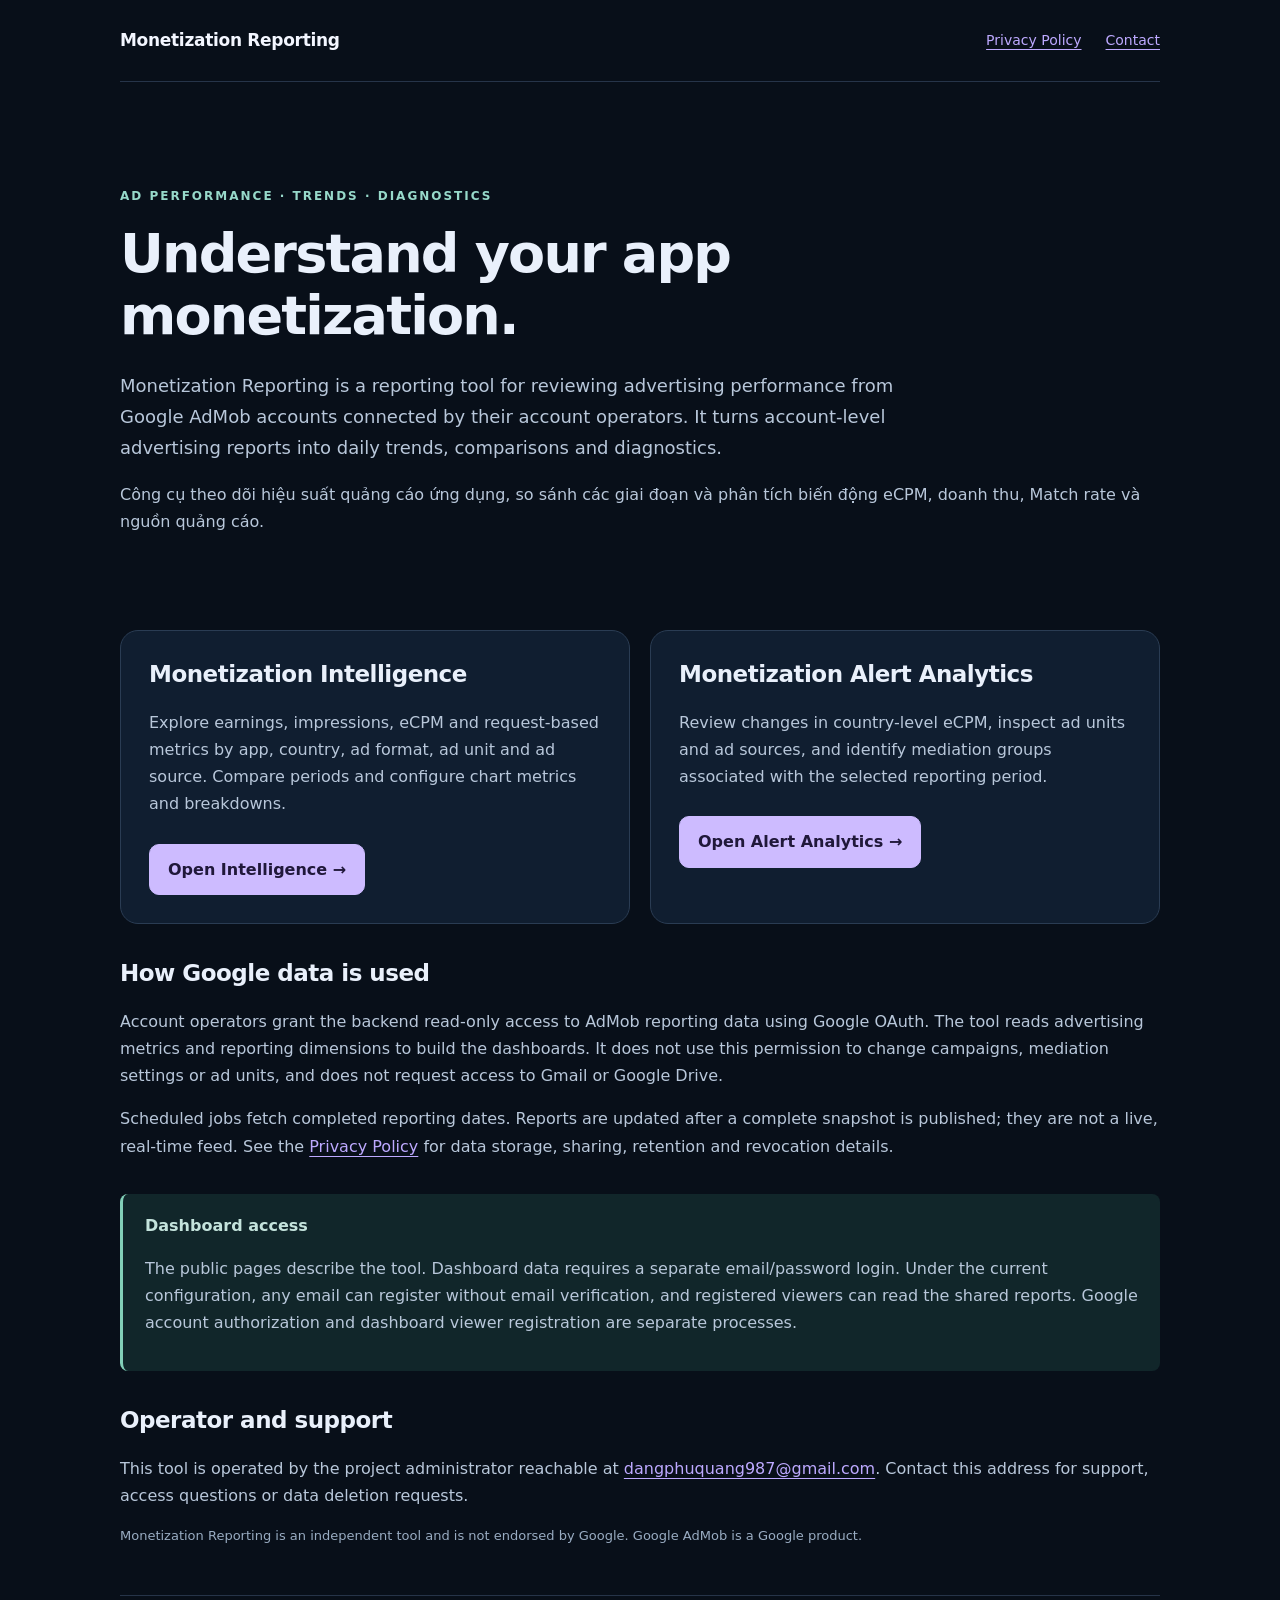
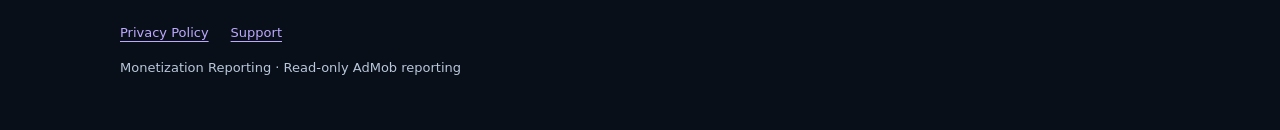
<file: index.html>
<!doctype html>
<html lang="en"><head><meta charset="utf-8"><meta name="viewport" content="width=device-width,initial-scale=1"><title>Monetization Reporting · Ad Performance Dashboards</title><meta name="description" content="Monetization Reporting uses read-only Google AdMob data to provide performance dashboards and monetization diagnostics."><link rel="stylesheet" href="./public.css"></head>
<body><header><a class="brand" href="./">Monetization Reporting</a><nav aria-label="Main navigation"><a href="./privacy.html">Privacy Policy</a><a href="mailto:dangphuquang987@gmail.com">Contact</a></nav></header>
<main><section class="hero"><div class="eyebrow">Ad performance · Trends · Diagnostics</div><h1>Understand your app monetization.</h1><p class="lead">Monetization Reporting is a reporting tool for reviewing advertising performance from Google AdMob accounts connected by their account operators. It turns account-level advertising reports into daily trends, comparisons and diagnostics.</p><p lang="vi">Công cụ theo dõi hiệu suất quảng cáo ứng dụng, so sánh các giai đoạn và phân tích biến động eCPM, doanh thu, Match rate và nguồn quảng cáo.</p></section>
<div class="grid"><article class="card"><h2>Monetization Intelligence</h2><p>Explore earnings, impressions, eCPM and request-based metrics by app, country, ad format, ad unit and ad source. Compare periods and configure chart metrics and breakdowns.</p><a class="button" href="./intelligence.html">Open Intelligence →</a></article><article class="card"><h2>Monetization Alert Analytics</h2><p>Review changes in country-level eCPM, inspect ad units and ad sources, and identify mediation groups associated with the selected reporting period.</p><a class="button" href="./alert.html">Open Alert Analytics →</a></article></div>
<section><h2>How Google data is used</h2><p>Account operators grant the backend read-only access to AdMob reporting data using Google OAuth. The tool reads advertising metrics and reporting dimensions to build the dashboards. It does not use this permission to change campaigns, mediation settings or ad units, and does not request access to Gmail or Google Drive.</p><p>Scheduled jobs fetch completed reporting dates. Reports are updated after a complete snapshot is published; they are not a live, real-time feed. See the <a href="./privacy.html">Privacy Policy</a> for data storage, sharing, retention and revocation details.</p></section>
<section class="notice"><strong>Dashboard access</strong><p>The public pages describe the tool. Dashboard data requires a separate email/password login. Under the current configuration, any email can register without email verification, and registered viewers can read the shared reports. Google account authorization and dashboard viewer registration are separate processes.</p></section>
<section><h2>Operator and support</h2><p>This tool is operated by the project administrator reachable at <a href="mailto:dangphuquang987@gmail.com">dangphuquang987@gmail.com</a>. Contact this address for support, access questions or data deletion requests.</p><p class="meta">Monetization Reporting is an independent tool and is not endorsed by Google. Google AdMob is a Google product.</p></section></main>
<footer><div class="footer-links"><a href="./privacy.html">Privacy Policy</a><a href="mailto:dangphuquang987@gmail.com">Support</a></div><p>Monetization Reporting · Read-only AdMob reporting</p></footer></body></html>
</file>
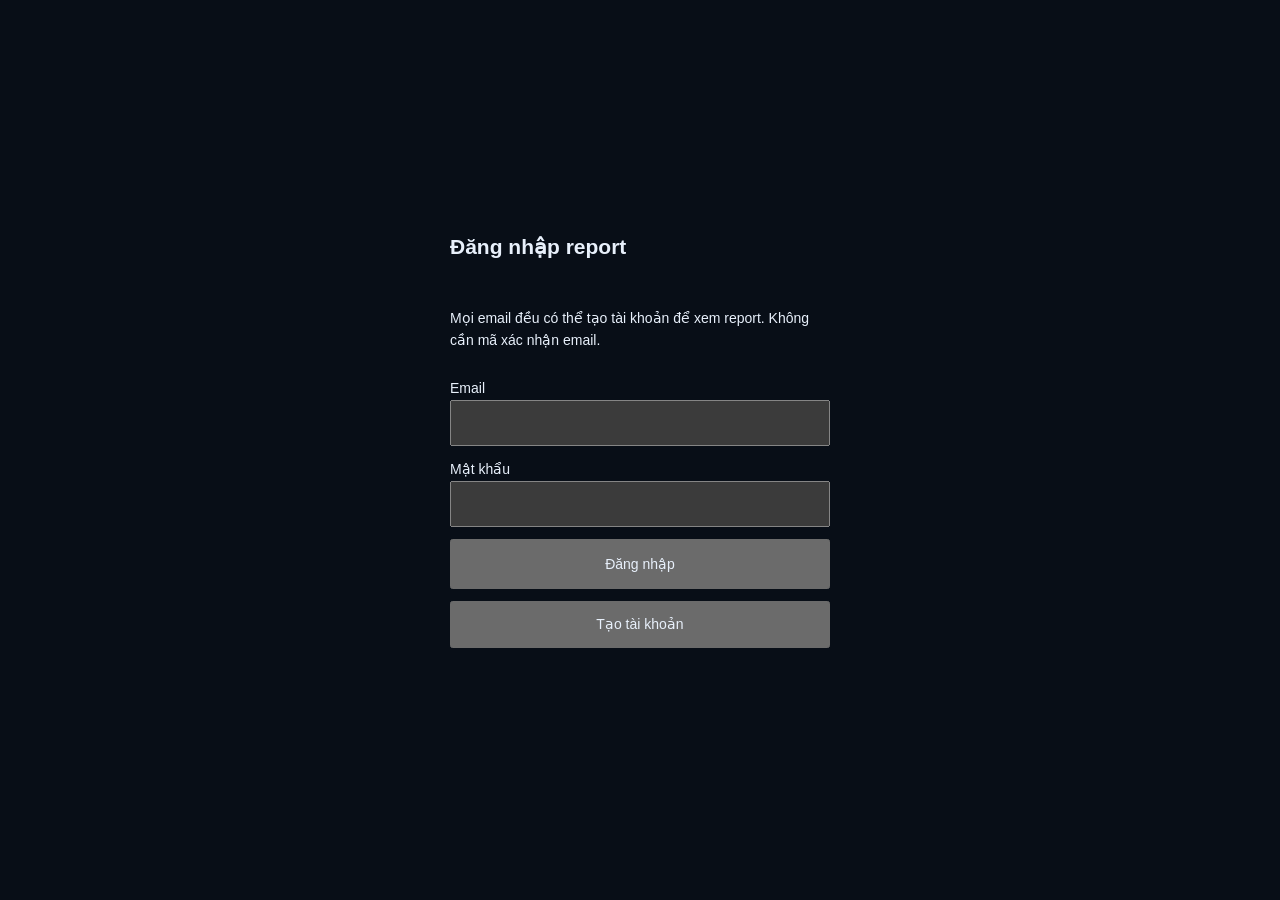
<file: alert.html>
<!DOCTYPE html>
<html data-cloud-report="alert" lang="vi" data-theme="dark" style=""><head><meta charset="utf-8"><meta name="viewport" content="width=device-width,initial-scale=1">
<title>Monetization Alert Analytics Pro V6 · Weekly Tooltips</title>
<style>
:root{--bg:#f4f6fa;--side:#fff;--panel:#fff;--panel2:#f7f9fd;--card:#fff;--text:#1c283b;--sub:#57657a;--muted:#8592a5;--line:#e1e7ef;--line2:#ebeff5;--blue:#2e6ddd;--blue-soft:#eaf1ff;--shadow:0 2px 8px rgba(22,39,75,.025);--hover:#edf4ff;--good:#158668;--bad:#c84e66;--warning:#9f6d12;--chip:#f1f5fa;--grid:#e7edf5}
html[data-theme=dark]{color-scheme:dark;--bg:#080e17;--side:#0c1623;--panel:#101c2c;--panel2:#142236;--card:#101c2c;--text:#e8f0fb;--sub:#b5c3d4;--muted:#8090a8;--line:#24364a;--line2:#1f2e42;--blue:#81b2ff;--blue-soft:#193557;--shadow:0 5px 22px rgba(0,0,0,.12);--hover:#1a3552;--good:#59d9ac;--bad:#f48899;--warning:#ecc16d;--chip:#1a2b40;--grid:#293b52}
*{box-sizing:border-box}body{margin:0;background:var(--bg);color:var(--text);font:13px/1.48 Inter,-apple-system,BlinkMacSystemFont,"Segoe UI",Arial,sans-serif;font-variant-numeric:tabular-nums}button,input,select{font:inherit}button{cursor:pointer;color:inherit}button:disabled{opacity:.45;cursor:default}button:focus-visible,input:focus-visible,select:focus-visible{outline:2px solid var(--blue);outline-offset:2px}.shell{display:grid;grid-template-columns:228px minmax(0,1fr);min-height:100vh}.sidebar{position:sticky;top:0;height:100vh;background:var(--side);border-right:1px solid var(--line);padding:27px 14px 20px;display:flex;flex-direction:column;z-index:11}.brand{font-weight:800;display:flex;align-items:center;gap:11px;font-size:18px;letter-spacing:.12em;padding:0 9px 29px}.brand-icon{font-size:20px;letter-spacing:-1px;border:1px solid var(--blue);border-radius:9px;width:38px;height:38px;display:grid;place-items:center;color:var(--blue)}.brand-dot{color:#37c8ab}.brand-sub{display:block;font-size:9px;color:var(--muted);letter-spacing:1.5px}.nav-group{font-weight:760;letter-spacing:1.9px;font-size:9px;color:var(--muted);margin:9px 11px 10px}.navitem{display:flex;align-items:center;border:0;background:var(--blue-soft);color:var(--blue);width:100%;padding:12px 10px;border-radius:9px;gap:11px;font-weight:700}.navnum{font-size:10px;color:var(--blue)}.navmeta{font-size:11px;color:var(--sub);padding:17px 12px;border-top:1px solid var(--line);margin-top:30px;line-height:1.8}.sidebar-foot{display:flex;gap:9px;align-items:center;margin:auto 7px 0;padding-top:18px;border-top:1px solid var(--line);font-size:10px;color:var(--muted)}.status-dot{height:7px;width:7px;border-radius:100%;background:#38bd9d}.main{min-width:0}.topbar{position:sticky;top:0;z-index:9;min-height:61px;background:var(--side);border-bottom:1px solid var(--line);display:flex;justify-content:space-between;align-items:center;padding:10px clamp(18px,2.5vw,37px);gap:12px}.top-left{font-size:10px;font-weight:750;letter-spacing:1.5px;color:var(--sub);display:flex;gap:9px;align-items:center}.top-accent{width:7px;height:7px;background:var(--blue);border-radius:2px}.top-right{display:flex;gap:7px;flex-wrap:wrap;justify-content:flex-end}.tool-btn,.smallbtn{border:1px solid var(--line);border-radius:7px;background:var(--panel);font-size:11px;font-weight:650;padding:8px 11px;white-space:nowrap}.tool-btn:hover,.smallbtn:hover{background:var(--hover)}.icon-btn{font-size:16px;width:35px;padding:5px}.workspace{max-width:1640px;margin:0 auto;padding:31px clamp(17px,3vw,46px) 64px}.heading-row{display:flex;justify-content:space-between;align-items:flex-end;gap:12px;margin-bottom:22px}.section-kicker{color:var(--blue);font-size:10px;letter-spacing:1.7px;font-weight:760}.heading-row h1{font-size:30px;line-height:1.2;letter-spacing:-1px;margin:7px 0 5px;font-weight:775}.page-subtitle{color:var(--muted);font-size:12px}.date-pill{background:var(--panel);color:var(--sub);border:1px solid var(--line);border-radius:8px;padding:9px 12px;font-weight:640;font-size:11px}.period-toolbar{display:flex;align-items:center;justify-content:space-between;gap:13px;flex-wrap:wrap;margin-bottom:16px;background:var(--panel);border:1px solid var(--line);border-radius:10px;padding:12px 16px}.period-primary,.period-right{display:flex;align-items:center;gap:9px;flex-wrap:wrap}.filter-label{color:var(--muted);font-weight:700;font-size:10px;letter-spacing:1px;margin-right:2px}.chip{background:var(--chip);border:1px solid var(--line);padding:7px 10px;font-size:11px;border-radius:6px;color:var(--sub);font-weight:600}.chip.chosen,.chip:hover{color:var(--blue);background:var(--blue-soft);border-color:var(--blue-soft)}input[type=date],input[type=number],input[type=text],input[type=search],select{background:var(--panel2);border:1px solid var(--line);border-radius:6px;padding:7px 9px;color:var(--text);font-size:11px}input[type=date]{max-width:150px}input[type=checkbox]{accent-color:var(--blue)}.rowflex{display:flex;align-items:center;justify-content:space-between;gap:12px;flex-wrap:wrap}.panel{background:var(--panel);border:1px solid var(--line);border-radius:10px;padding:18px;box-shadow:var(--shadow)}.note{color:var(--muted);font-size:11px}.notice{border-left:2px solid #dbac5b;background:var(--panel2);padding:11px 15px;color:var(--sub);border-radius:5px;font-size:11px;margin-bottom:16px}.watchline{display:flex;gap:9px;align-items:center;flex-wrap:wrap}.watch-chip{border:1px solid var(--line);border-radius:7px;background:var(--chip);color:var(--sub);padding:7px 10px;font-size:11px;font-weight:650}.watch-chip:hover{background:var(--hover)}.watch-chip small{color:var(--muted)}.kpi-grid{display:grid;grid-template-columns:repeat(4,minmax(0,1fr));gap:12px;margin-top:15px}.kpi{background:var(--card);border:1px solid var(--line);border-radius:10px;min-width:0;padding:16px 18px}.kpi-label{font-size:11px;font-weight:650;color:var(--sub)}.kpi-val{font-size:29px;font-weight:780;margin-top:6px}.alert-critical{color:var(--bad)}.alert-warning{color:var(--warning)}.alert-stable{color:var(--good)}.alert-insufficient{color:var(--muted)}.status-badge{display:inline-flex;align-items:center;gap:5px;border-radius:6px;font-size:10px;font-weight:750;padding:5px 7px;background:var(--chip);white-space:nowrap}.status-badge.critical{color:var(--bad);background:rgba(217,66,93,.13)}.status-badge.warning{color:var(--warning);background:rgba(211,154,45,.13)}.status-badge.stable{color:var(--good);background:rgba(26,166,121,.13)}.status-badge.insufficient{color:var(--muted)}.sectionbar{display:flex;justify-content:space-between;align-items:center;gap:8px;margin:29px 0 11px;flex-wrap:wrap}.sectionbar h2{font-size:16px;margin:0;font-weight:750}.sectionbar .detail{font-size:11px;color:var(--muted)}.tablebox{border:1px solid var(--line);border-radius:10px;background:var(--panel);overflow:auto}.ranktable{width:100%;border-collapse:collapse;text-align:left;min-width:1030px}.ranktable th{background:var(--panel2);font-size:10px;color:var(--muted);font-weight:700;padding:12px 13px;white-space:nowrap;border-bottom:1px solid var(--line)}.ranktable td{border-bottom:1px solid var(--line2);padding:11px 13px;white-space:nowrap;font-size:11px}.ranktable tr:last-child td{border-bottom:0}.ranktable tbody tr:hover td{background:var(--hover)}.ranktable tbody tr.selected td{background:var(--blue-soft)}.ranktable .right{text-align:right}.ranktable .namecol{font-weight:690;max-width:240px;overflow:hidden;text-overflow:ellipsis}.ranktable .muted{color:var(--muted)}.mini-trend{display:block;width:94px;height:25px}.primarybtn{background:#306ad4;color:#fff;border:1px solid #306ad4;border-radius:7px;padding:9px 16px;font-weight:720}.primarybtn:hover{background:#2359b7}.secondarybtn{background:var(--panel2);border:1px solid var(--line);border-radius:7px;padding:8px 12px;font-size:11px}.secondarybtn:hover{background:var(--hover)}.deltadown{color:var(--bad);font-weight:750}.deltaup{color:var(--good);font-weight:750}.metric-grid{display:grid;grid-template-columns:repeat(4,minmax(0,1fr));gap:10px}.metric-mini{background:var(--panel2);border:1px solid var(--line2);padding:13px;border-radius:8px}.metric-mini b{font-size:20px;display:block;margin:5px 0}.metric-mini small{color:var(--muted);font-size:10px}.graph-grid{display:grid;grid-template-columns:repeat(2,minmax(0,1fr));gap:13px}.chartcard{position:relative;min-width:0;background:var(--panel);border:1px solid var(--line);border-radius:10px;padding:17px 16px 12px;box-shadow:var(--shadow)}.chart-title{font-weight:750;font-size:12px}.chart-caption{font-size:10px;color:var(--muted);margin-top:3px}.plot{display:block;width:100%;height:auto;margin-top:10px}.chart-tooltip{display:none;position:absolute;top:55px;left:55px;background:#17263a;color:#eff6ff;border:1px solid #34485e;border-radius:8px;box-shadow:0 14px 30px rgba(0,0,0,.35);z-index:5;padding:9px 11px;min-width:170px;max-width:80%;font-size:11px;pointer-events:none}.chart-tooltip.on{display:block}html[data-theme=light] .chart-tooltip{background:#fff;color:#16263a;border-color:#c5d2e2}.chart-tooltip-row{display:flex;justify-content:space-between;gap:16px;align-items:center;margin:3px 0}.chart-tooltip-date{font-weight:750;padding-bottom:6px;margin-bottom:6px;border-bottom:1px solid #40516b}.legend{display:flex;gap:7px 11px;flex-wrap:wrap;min-height:23px;align-items:center;margin-top:6px}.legend button{display:inline-flex;gap:5px;align-items:center;max-width:100%;font-size:10px;border:0;background:transparent;color:var(--sub);padding:4px;cursor:pointer;border-radius:5px}.legend button:hover{background:var(--hover)}.legend button.off{opacity:.4;text-decoration:line-through}.dot{display:inline-block;width:8px;height:8px;border-radius:50%;flex-shrink:0}.split{display:grid;grid-template-columns:minmax(0,1fr) minmax(300px,420px);gap:14px}.sourcebar{height:9px;background:var(--chip);border-radius:8px;overflow:hidden;display:flex;margin:8px 0 13px}.sourcebar div{height:100%;transition:width .2s}.mixrow{display:flex;justify-content:space-between;gap:12px;align-items:center;padding:7px 0;border-bottom:1px solid var(--line2);font-size:11px}.mixrow:last-child{border:0}.inline-status{display:flex;gap:8px;align-items:center;flex-wrap:wrap}.insight{border-left:3px solid var(--blue);padding:14px 17px;background:var(--panel2);border-radius:6px;font-size:12px;line-height:1.8}.insight b{color:var(--text)}.unitrow{border:1px solid var(--line);border-radius:8px;padding:12px 14px;background:var(--panel2);cursor:pointer;margin-top:9px;display:flex;align-items:center;justify-content:space-between;gap:12px}.unitrow:hover,.unitrow.active{border-color:var(--blue);background:var(--blue-soft)}.unitrow .unitname{font-size:12px;font-weight:750;max-width:240px;overflow:hidden;text-overflow:ellipsis;white-space:nowrap}.two-cols{display:grid;grid-template-columns:1fr 1fr;gap:13px}.emptybox{padding:40px 17px;text-align:center;color:var(--muted);font-size:12px;border:1px dashed var(--line);border-radius:10px}.footer{border-top:1px solid var(--line);margin-top:40px;padding-top:16px;color:var(--muted);font-size:10px;line-height:1.8}.overlay{position:fixed;inset:0;background:rgba(3,9,19,.73);display:grid;place-items:center;z-index:30;padding:20px}.hidden{display:none!important}.modal{background:var(--panel);color:var(--text);border:1px solid var(--line);border-radius:13px;width:min(960px,96vw);max-height:90vh;overflow:auto;box-shadow:0 30px 80px rgba(0,0,0,.37)}.modal-header{position:sticky;top:0;background:var(--panel);display:flex;justify-content:space-between;align-items:center;border-bottom:1px solid var(--line);padding:17px 22px;z-index:2}.modal-header h2{font-size:17px;margin:0}.modal-close{border:0;background:var(--chip);border-radius:6px;font-size:22px;width:33px;height:33px}.modal-body{padding:22px}.modal-actions{display:flex;justify-content:flex-end;gap:9px;margin-top:17px}.pickerlist{max-height:430px;overflow:auto;display:grid;gap:6px}.pickerrow{border:1px solid var(--line);border-radius:8px;background:var(--panel2);padding:10px;display:flex;align-items:center;gap:10px}.pickerrow label{flex:1;display:flex;align-items:center;gap:9px;cursor:pointer;font-size:12px}.pickerrow select{max-width:125px}.renamerow{display:grid;grid-template-columns:minmax(0,1fr) minmax(180px,1fr);align-items:center;gap:12px;padding:10px 0;border-bottom:1px solid var(--line2)}.renamerow input{width:100%}.pill{display:inline-block;border:1px solid var(--line);border-radius:5px;padding:2px 5px;font-size:9px;color:var(--muted)}.formgrid{display:grid;grid-template-columns:repeat(2,minmax(0,1fr));gap:13px}.formfield{display:flex;flex-direction:column;gap:5px;color:var(--sub);font-size:11px}.formfield input{width:100%}.loading{position:fixed;right:19px;bottom:19px;background:var(--panel);border:1px solid var(--line);padding:12px 18px;z-index:40;border-radius:9px;box-shadow:0 8px 28px rgba(0,0,0,.4);min-width:220px}.toast{position:fixed;right:19px;bottom:19px;background:var(--text);color:var(--bg);padding:12px 16px;z-index:41;border-radius:8px;max-width:400px}.source-table{width:100%;border-collapse:collapse;min-width:790px}.source-table th,.source-table td{padding:10px;border-bottom:1px solid var(--line2);font-size:11px;text-align:right;white-space:nowrap}.source-table th{background:var(--panel2);color:var(--muted);font-size:10px}.source-table th:first-child,.source-table td:first-child{text-align:left}.source-table tr:hover td{background:var(--hover)}.status-matrix{font-size:10px;padding:3px 6px;border-radius:5px;background:var(--chip)}
@media(max-width:1150px){.split{grid-template-columns:1fr}.kpi-grid{grid-template-columns:repeat(2,1fr)}.metric-grid{grid-template-columns:repeat(2,1fr)}}@media(max-width:1000px){.shell{grid-template-columns:70px minmax(0,1fr)}.sidebar{padding:15px 6px}.brand{font-size:0;justify-content:center;padding:5px 0 30px}.brand-icon{font-size:20px}.brand>div,.nav-group,.navmeta,.navitem span:last-child,.sidebar-foot{display:none}.navitem{justify-content:center}.top-left{display:none}.topbar{justify-content:flex-end}}@media(max-width:760px){.workspace{padding:17px 13px 38px}.graph-grid,.two-cols,.formgrid{grid-template-columns:1fr}.heading-row h1{font-size:25px}.heading-row{align-items:flex-start}.date-pill{display:none}.topbar{height:auto}.renamerow{grid-template-columns:1fr}}@media(max-width:520px){.kpi-grid,.metric-grid{grid-template-columns:repeat(2,minmax(0,1fr));gap:8px}.kpi{padding:12px}.kpi-val{font-size:23px}.panel{padding:13px}}

/* Alert Analytics Pro · three independent category pages */
.navitem{background:transparent;color:var(--sub);margin:2px 0;justify-content:flex-start;text-align:left}
.navitem.active{background:var(--blue-soft);color:var(--blue)}
.navitem:hover:not(.active){background:var(--hover)}
.navitem .navnum{color:var(--muted);min-width:22px}
.navitem.active .navnum{color:var(--blue)}
.kpi-grid{grid-template-columns:repeat(6,minmax(0,1fr))}
.kpi-val{font-size:26px}
.ranktable th,.ranktable td{padding:10px 8px}
.alert-review{color:var(--blue)}
.status-badge.review{color:var(--blue);background:var(--blue-soft)}
.page-filter{border:1px solid var(--line);background:var(--panel2);color:var(--blue);padding:7px 10px;font-size:11px;border-radius:7px;font-weight:700}
.mix-dashboard{display:grid;grid-template-columns:minmax(200px,300px) minmax(0,1fr);gap:18px;margin-top:13px;align-items:center}
.mix-pie-container{display:flex;flex-direction:column;justify-content:center;align-items:center;gap:12px;padding:14px 8px}
.mix-pie{height:200px;width:200px;flex-shrink:0;border-radius:50%;display:grid;place-items:center;box-shadow:0 4px 20px rgba(0,0,0,.12)}
.mix-pie-center{height:126px;width:126px;background:var(--panel);border:1px solid var(--line);border-radius:50%;display:flex;flex-direction:column;align-items:center;justify-content:center;gap:3px;text-align:center}
.mix-pie-center b{font-size:18px;letter-spacing:-.5px}
.mix-pie-center span{font-size:10px;color:var(--muted)}
.mix-legend{font-size:10px;color:var(--sub);text-align:center;line-height:1.6}
.mix-indicator{display:inline-block;width:9px;height:9px;border-radius:50%;margin-right:7px;vertical-align:middle}
.mix-table-wrap{overflow:auto}
.mix-analysis-table{width:100%;border-collapse:collapse;text-align:right;min-width:660px}
.mix-analysis-table th{background:var(--panel2);color:var(--muted);font-size:10px;font-weight:700;padding:10px 10px;white-space:nowrap;border-bottom:1px solid var(--line)}
.mix-analysis-table th:first-child,.mix-analysis-table td:first-child{text-align:left}
.mix-analysis-table td{font-size:11px;padding:12px 10px;border-bottom:1px solid var(--line2);white-space:nowrap}
.mix-analysis-table tr:last-child td{border-bottom:0}
.mix-analysis-table .table-source{font-weight:700}
.range-context{font-size:11px;color:var(--sub);padding:10px 13px;border:1px solid var(--line);border-radius:8px;background:var(--panel2);margin:14px 0}
.range-context b{color:var(--text)}
.chartcard.metric-wide{grid-column:span 2}
.watch-page-note{font-size:10px;color:var(--muted);margin-top:8px}
/* Unit-level mix is compact so it fits beside the Top 3 ranking */
#unit-mix .mix-dashboard{grid-template-columns:1fr;gap:5px}
#unit-mix .mix-pie-container{padding:6px;gap:6px;flex-direction:column}
#unit-mix .mix-pie{height:150px;width:150px}
#unit-mix .mix-pie-center{height:94px;width:94px}
#unit-mix .mix-pie-center b{font-size:13px}
#unit-mix .mix-pie-center span{font-size:9px}
#unit-mix .mix-analysis-table{min-width:0}
#unit-mix .mix-analysis-table th:nth-child(4),#unit-mix .mix-analysis-table td:nth-child(4),
#unit-mix .mix-analysis-table th:nth-child(5),#unit-mix .mix-analysis-table td:nth-child(5),
#unit-mix .mix-analysis-table th:nth-child(6),#unit-mix .mix-analysis-table td:nth-child(6){display:none}
#unit-mix .mix-analysis-table th,#unit-mix .mix-analysis-table td{padding:8px 5px;font-size:10px}
#unit-mix .mix-legend{font-size:9px}

/* six KPI cards with minimum readable widths */
@media(max-width:1480px){.kpi-grid{grid-template-columns:repeat(3,minmax(0,1fr))}}
@media(max-width:1120px){.mix-dashboard{grid-template-columns:1fr}.mix-pie-container{flex-direction:row}}
@media(max-width:800px){.kpi-grid{grid-template-columns:repeat(2,minmax(0,1fr))}.chartcard.metric-wide{grid-column:auto}.mix-pie-container{flex-direction:column}}
@media(max-width:1000px){.navitem{justify-content:center}}

/* V3: independent category watchlist, App slicer, larger labeled pies */
.top-right{gap:6px}
.app-filter-wrap{position:relative;z-index:16}
.app-filter-trigger{min-width:150px;text-align:left;display:flex;justify-content:space-between;align-items:center;gap:14px}
.app-filter-trigger.is-active{color:var(--blue);background:var(--blue-soft);border-color:var(--blue)}
.app-filter-panel{position:absolute;z-index:35;right:0;top:calc(100% + 7px);width:370px;max-width:min(90vw,370px);padding:14px;background:var(--panel);border:1px solid var(--line);border-radius:11px;box-shadow:0 15px 44px rgba(0,0,0,.35)}
.app-filter-head{display:flex;justify-content:space-between;align-items:center;margin-bottom:10px}
.app-filter-close{font-size:19px;line-height:1;border:0;background:transparent;color:var(--sub)}
#app-filter-search{width:100%;padding:9px 10px;margin-bottom:9px}
.app-filter-tools{display:flex;gap:7px;margin-bottom:7px}
.app-filter-options{max-height:260px;overflow-y:auto;display:flex;flex-direction:column;gap:1px}
.app-filter-option{display:flex;align-items:center;gap:9px;padding:7px 6px;border-bottom:1px solid var(--line2);border-radius:5px}
.app-filter-option:hover{background:var(--hover)}
.app-filter-option label{flex:1;display:flex;gap:9px;align-items:center;min-width:0;cursor:pointer}
.app-filter-option label span{min-width:0;overflow:hidden;text-overflow:ellipsis;white-space:nowrap;font-size:11px;color:var(--sub)}
.app-filter-option input{accent-color:var(--blue)}
.app-filter-option .only-button{border:1px solid transparent;background:transparent;color:var(--blue);padding:4px 7px;font-size:10px;border-radius:5px}
.app-filter-option .only-button:hover{border-color:var(--blue);background:var(--blue-soft)}
.watchline{max-height:106px;overflow:auto;align-items:flex-start}
/* Larger chart + smaller data table, applies to Country and Ad Unit mix */
.mix-dashboard{display:grid;grid-template-columns:minmax(395px,1.2fr) minmax(355px,.8fr);align-items:center;gap:10px;margin-top:8px}
.mix-pie-container{min-width:0;padding:2px 0 5px}
.mix-graphic{width:100%;max-width:680px;height:auto;display:block;overflow:visible}
.mix-analysis-table{min-width:0;width:100%;table-layout:fixed;text-align:left}
.mix-analysis-table th,.mix-analysis-table td{white-space:normal;overflow-wrap:anywhere;font-size:10px;padding:9px 7px;vertical-align:middle}
.mix-analysis-table th:nth-child(1){width:31%}.mix-analysis-table th:nth-child(2){width:23%}.mix-analysis-table th:nth-child(3){width:23%}.mix-analysis-table th:nth-child(4){width:23%}
.mix-analysis-table td:first-child{font-weight:730}
.mix-analysis-table .mix-cell-sub{color:var(--muted);font-size:9.5px;margin-top:3px}
.mix-analysis-table .mix-cell-emph{font-weight:750;font-size:11px}
.mix-table-wrap{min-width:0;overflow:auto}
.mix-pie-label{font-size:12.5px;font-weight:700;fill:var(--text)}
.mix-pie-label-pct{font-size:13.5px;font-weight:800;fill:var(--text)}
.mix-guide{fill:none;stroke-width:1.35;stroke-linejoin:round;opacity:.9}
.mix-hole-title{font-size:11px;fill:var(--sub);text-anchor:middle}
.mix-hole-number{font-size:19px;fill:var(--text);text-anchor:middle;font-weight:800}
.split{grid-template-columns:minmax(250px,.69fr) minmax(0,1.31fr)}
#unit-mix .mix-dashboard{display:block}
#unit-mix .mix-pie-container{max-width:630px;margin:0 auto}
#unit-mix .mix-table-wrap{margin-top:0}
#unit-mix .mix-analysis-table{width:100%}
@media(max-width:1250px){.mix-dashboard{grid-template-columns:minmax(0,1fr)}.mix-pie-container{max-width:640px;margin:0 auto}.mix-table-wrap{width:100%}}
@media(max-width:1050px){.split{grid-template-columns:1fr}}
@media(max-width:620px){.app-filter-panel{right:auto;left:-145px;max-width:90vw}.mix-graphic{max-height:340px}}


/* V4: More reliable long-range trend and compact independent source diagnostics */
.sidebar-toggle{display:inline-flex;align-items:center;justify-content:center;width:32px;height:32px;min-width:32px;font-size:19px;letter-spacing:0;background:var(--panel2);color:var(--blue);border:1px solid var(--line);border-radius:7px;cursor:pointer}
.sidebar-toggle:hover{background:var(--hover)}
.shell.sidebar-collapsed{grid-template-columns:67px minmax(0,1fr)}
.shell.sidebar-collapsed .sidebar{padding-left:8px;padding-right:8px}
.shell.sidebar-collapsed .brand{justify-content:center;padding:0 0 26px;font-size:0}
.shell.sidebar-collapsed .brand>div,.shell.sidebar-collapsed .nav-group,.shell.sidebar-collapsed .navitem span:last-child,.shell.sidebar-collapsed .sidebar-foot{display:none}
.shell.sidebar-collapsed .navitem{justify-content:center;padding:12px 5px}
.shell.sidebar-collapsed .navitem .navnum{min-width:0;font-size:11px}
#unit-charts .chartcard,#unit-charts .chartcard.metric-wide{grid-column:auto!important}
#unit-charts .chartcard .plot{max-height:none}
.chart-selectors{display:flex;align-items:center;gap:7px;flex-shrink:0}
.chart-selectors label{font-size:10px;color:var(--muted)}
.chart-selectors select{font:inherit;font-size:11px;max-width:125px;min-width:107px;color:var(--text);border:1px solid var(--line);border-radius:6px;background:var(--panel2);padding:5px 7px;cursor:pointer}
.remove-extra{color:var(--bad);background:transparent;border:1px solid var(--line);border-radius:6px;padding:3px 8px;font-size:17px}
.diagnostics-title .rowflex{flex-wrap:wrap;justify-content:flex-end}
.range-trend-desc{font-size:9px;color:var(--muted)}
@media(max-width:1000px){.shell.sidebar-collapsed{grid-template-columns:67px minmax(0,1fr)}.sidebar-toggle{display:inline-flex!important}.top-left{display:flex;flex-shrink:0}.top-left span:not(.top-accent){display:none}}
@media(max-width:760px){.chart-selectors label{display:none}.chart-selectors select{min-width:95px;max-width:100px}}

/* V6 - compact AdMob/Weekly Report-style hover card with synced date cursors */
.chartcard{position:relative;isolation:isolate}
.chartcard .chart-tooltip,
html[data-theme=light] .chartcard .chart-tooltip{
 display:none;position:absolute;z-index:10;top:58px;left:20px;
 width:max-content;min-width:168px;max-width:min(270px,calc(100% - 22px));
 height:auto;min-height:0;max-height:235px;margin:0;padding:10px 12px;
 overflow:hidden;border-radius:9px;
 background:#17263a;color:#eff6ff;border:1px solid #34485e;
 box-shadow:0 12px 26px rgba(0,0,0,.32);
 pointer-events:none;font-size:11px;line-height:1.45;
}
html[data-theme=light] .chartcard .chart-tooltip{background:#fff;color:#16263a;border-color:#c5d2e2;box-shadow:0 10px 22px rgba(0,0,0,.17)}
.chartcard .chart-tooltip.on{display:block}
.chartcard .chart-tooltip-date{display:flex;align-items:baseline;justify-content:space-between;gap:13px;
 padding-bottom:6px;margin-bottom:6px;font-weight:800;font-size:11px;
 border-bottom:1px solid rgba(173,191,212,.26)}
.chartcard .chart-tooltip-date small{color:#afbdd1;font-weight:500;font-size:9px}
html[data-theme=light] .chartcard .chart-tooltip-date small{color:#64748b}
.chartcard .sync-values{display:flex;flex-direction:column;gap:3px;max-width:100%}
.chartcard .chart-tooltip-row{min-width:0;display:flex;align-items:center;justify-content:space-between;
 gap:15px;margin:0;padding:1px 0;max-width:100%}
.chartcard .chart-tooltip-row .sync-series{display:flex;align-items:center;gap:6px;min-width:0;overflow:hidden}
.chartcard .chart-tooltip-row .sync-series-label{overflow:hidden;text-overflow:ellipsis;white-space:nowrap;max-width:150px}
.chartcard .chart-tooltip-row b{white-space:nowrap;font-size:11px;font-weight:750}
.chartcard .chart-tooltip-empty{color:#afbdd1;font-size:10px}
.chartcard .plot .crosshair{stroke:var(--blue);stroke-width:1.35;stroke-dasharray:4 4;opacity:.93;pointer-events:none}
.chartcard .plot .sync-hover-points{pointer-events:none}
.chartcard .legend{margin-top:6px}
@media (max-width:650px){.chartcard .chart-tooltip{max-width:min(230px,calc(100% - 22px))}}

/* Flying loader inspired by the user's Code Pro reference; self-contained artwork. */
.loading.import-progress{inset:0;display:grid;place-items:center;padding:24px;background:#6944ff;border:0;border-radius:0;box-shadow:none;min-width:0;z-index:50;color:#fff;overflow:hidden}
.import-console{width:min(430px,100%);position:relative;text-align:center}
.import-flight{position:relative;height:205px;margin-bottom:28px}
.import-flyer{position:absolute;left:50%;top:50%;width:210px;height:90px;margin:-45px 0 0 -105px;filter:drop-shadow(0 8px 20px #341a8c30);animation:flight-hover .65s ease-in-out infinite alternate}
.import-wind{position:absolute;inset:0;overflow:hidden;mask-image:linear-gradient(90deg,transparent,#000 15%,#000 85%,transparent)}
.import-wind i{position:absolute;right:-40%;width:100px;height:2px;background:#ffffff65;border-radius:9px;animation:flight-wind .8s linear infinite}
.import-wind i:nth-child(1){top:15%;width:90px;animation-delay:-.4s}.import-wind i:nth-child(2){top:36%;width:140px;animation-duration:1.1s;animation-delay:-.7s}.import-wind i:nth-child(3){top:68%;width:70px;animation-duration:.7s;animation-delay:-.2s}.import-wind i:nth-child(4){top:87%;width:115px;animation-duration:1s;animation-delay:-.6s}
.import-trail{stroke-dasharray:35 24;animation:flight-trail .6s linear infinite}
.import-caption{font-size:12px;font-weight:700;letter-spacing:5px;margin-bottom:18px;color:#fff}
.import-meter{display:flex;justify-content:space-between;align-items:baseline;margin-bottom:11px}
.import-phase{font:10px ui-monospace,SFMono-Regular,Consolas,monospace;letter-spacing:1.5px;color:#e5ddff}
.import-percent{font:700 30px/1 ui-monospace,SFMono-Regular,Consolas,monospace;letter-spacing:-1px;color:#fff}.import-percent small{font-size:16px;margin-left:2px;color:#e5ddff}
.import-track{height:7px;border-radius:20px;background:#ffffff30;overflow:hidden;margin-bottom:22px}
.import-fill{height:100%;width:0;background:#fff;border-radius:20px;transition:width .22s ease;box-shadow:0 0 16px #ffffff60}
.import-progress.indeterminate .import-fill{width:30%!important;animation:flight-process 1.4s ease-in-out infinite}
.import-details{min-height:52px}
.import-progress #loading-label{display:block;font-size:12px;color:#fff;white-space:nowrap;overflow:hidden;text-overflow:ellipsis}
.import-progress #loading-count{font:10px/1.8 ui-monospace,SFMono-Regular,Consolas,monospace;color:#e5ddff;margin-top:6px}
.import-foot{margin-top:28px;font-size:9px;color:#e5ddff;letter-spacing:1px}
.import-steps,.import-console-head{display:none}
.loading.import-complete .import-fill{background:#b9ffe4}.loading.import-complete .import-caption{color:#b9ffe4}
.loading:not(.import-progress) .import-console,.loading:not(.import-progress) .import-details{display:contents}
.loading:not(.import-progress) .import-flight,.loading:not(.import-progress) .import-caption,.loading:not(.import-progress) .import-meter,.loading:not(.import-progress) .import-track,.loading:not(.import-progress) .import-foot{display:none}
@keyframes flight-hover{from{transform:translateY(-3px) rotate(-1deg)}to{transform:translateY(3px) rotate(1deg)}}
@keyframes flight-wind{from{transform:translateX(0);opacity:0}15%{opacity:1}to{transform:translateX(-700px);opacity:0}}
@keyframes flight-trail{to{stroke-dashoffset:59}}
@keyframes flight-process{from{transform:translateX(-105%)}to{transform:translateX(440%)}}
@media(max-width:480px){.import-flight{height:175px}.import-console{width:min(340px,100%)}}
@media(prefers-reduced-motion:reduce){.import-flyer,.import-wind i,.import-trail,.import-progress.indeterminate .import-fill{animation:none}.import-fill{transition:none}}

/* High-contrast vertical liquid pill. */
.alert-goo-nav{position:relative;isolation:isolate;flex-shrink:0;padding:4px 0}
.alert-goo-nav .navitem{position:relative;z-index:2;min-height:44px;margin:5px 0;background:transparent!important;transition:color .2s ease;overflow:visible}
.alert-goo-nav .navitem:hover:not(.active){color:#c6baff}
.alert-goo-nav .navitem.active,.alert-goo-nav .navitem.active .navnum{color:#20133d;font-weight:800}
.alert-goo-nav .navitem.active span{position:relative}
.alert-goo-nav .navitem:focus-visible{outline:2px solid #baa5ff;outline-offset:3px}
.alert-goo-defs{position:absolute;width:0;height:0;pointer-events:none}
.alert-goo-layer{position:absolute;inset:0;z-index:0;pointer-events:none;filter:url(#alert-goo-filter);opacity:1}
.alert-goo-pill,.alert-goo-drop{position:absolute;left:0;top:0;background:#cfbfff;will-change:transform}
.alert-goo-pill{width:100%;height:44px;border-radius:13px}
.alert-goo-drop{border-radius:50%}
html[data-theme=light] .alert-goo-pill,html[data-theme=light] .alert-goo-drop{background:#d9ccff}
html[data-theme=light] .alert-goo-nav .navitem:hover:not(.active){color:#7041d5}
@media(prefers-reduced-motion:reduce){.alert-goo-nav .navitem{transition:none}.alert-goo-layer{filter:none}.alert-goo-drop{display:none}}

/* Country detail focus transition. */
#detail-area{scroll-margin-top:90px}
.ranktable tbody tr[data-country-key]{cursor:pointer}

/* Country investigation drawer: keep the table scroll position. */
html{scrollbar-gutter:stable}
.country-drawer{position:fixed;inset:0;z-index:20;display:flex;justify-content:flex-end}
.country-drawer-backdrop{position:absolute;inset:0;background:rgba(2,8,18,.58);border:0;width:100%;height:100%;cursor:pointer}
.country-drawer-panel{position:relative;width:100vw;height:100%;background:var(--bg);border-left:1px solid var(--line);box-shadow:-24px 0 90px #0005;display:flex;flex-direction:column;min-width:0}
.country-drawer-toolbar{display:flex;align-items:center;justify-content:space-between;gap:12px;padding:14px 24px;background:var(--panel);border-bottom:1px solid var(--line);flex-shrink:0}
.country-drawer-toolbar b{font-size:11px;letter-spacing:1.2px;color:var(--sub)}
.country-drawer-actions{display:flex;align-items:center;gap:7px}.country-drawer-position{font-size:11px;color:var(--muted);min-width:45px;text-align:center}
.country-drawer-scroll{overflow:auto;overscroll-behavior:contain;flex:1;padding:0 26px 32px;scroll-behavior:smooth}
.country-drawer #detail-area{scroll-margin-top:18px;outline:none}
.country-drawer #inspect-section{margin-top:22px}
@media(max-width:900px){.country-drawer-panel{width:100vw}.country-drawer-scroll{padding:0 16px 24px}.country-drawer-toolbar{padding:12px 16px}.country-drawer .graph-grid{grid-template-columns:1fr}}
@media(max-width:520px){.country-drawer-panel{width:100vw}.country-drawer-toolbar b{font-size:9px}.country-drawer-actions{gap:4px}}
@media(prefers-reduced-motion:reduce){.country-drawer-scroll{scroll-behavior:auto}}

/* Slicer popover and selection feedback. */
.app-filter-panel{transform-origin:top right}
.app-filter-option{transition:background-color .18s ease,border-color .18s ease}
.app-filter-option:has(input:checked){background:rgba(167,139,250,.12);border-bottom-color:rgba(167,139,250,.22)}
.app-filter-option:has(input:checked) label span{color:var(--text)}
.app-filter-option input[type=checkbox]{appearance:none;-webkit-appearance:none;flex-shrink:0;width:15px;height:15px;border:1px solid var(--muted);border-radius:4px;background:var(--panel2);margin:0;display:grid;place-items:center;transition:background .16s,border-color .16s}
.app-filter-option input[type=checkbox]:checked{background:#a78bfa;border-color:#a78bfa}
.app-filter-option input[type=checkbox]:before{content:"";width:9px;height:7px;background:#20133d;clip-path:polygon(0 40%,18% 23%,40% 50%,83% 0,100% 16%,41% 100%);transform:scale(0);transform-origin:left center}
.app-filter-option input[type=checkbox]:checked:before{transform:scale(1)}
.app-filter-option.slicer-picked input:checked:before{animation:slicer-check .2s ease-out}
.motion-number-digit{position:relative;display:inline-block;overflow:hidden;width:.64em;height:1.15em;vertical-align:bottom;line-height:1.15}
.motion-number-digit>span{position:absolute;inset:0;text-align:center}
.chartcard .slicer-chart-previous{position:absolute;pointer-events:none;margin:0!important;z-index:1}
@keyframes slicer-check{from{transform:scaleX(0)}to{transform:scaleX(1)}}
@media(prefers-reduced-motion:reduce){.app-filter-option,.app-filter-option input{transition:none}.app-filter-option input:checked:before{animation:none}}

/* Searchable app picker + interactive alert table. */
.app-filter-trigger{border-radius:9px;min-width:175px;padding:9px 12px}
.app-filter-panel{width:410px;max-width:min(92vw,410px);padding:0;overflow:hidden;border-radius:16px;border-color:rgba(167,139,250,.3);box-shadow:0 22px 70px #0005}
.app-filter-head{padding:16px 17px 0;margin-bottom:12px}.app-filter-head b{font-size:12px}
.app-picker-search{position:relative;margin:0 14px 12px}.app-picker-search:before{content:'⌕';position:absolute;left:12px;top:5px;font-size:22px;color:var(--muted);pointer-events:none}
#app-filter-search{margin:0;padding:10px 12px 10px 35px;border-radius:9px;background:var(--panel2)}
.app-filter-tools{padding:0 15px 12px;display:flex;align-items:center;justify-content:space-between;border-bottom:1px solid var(--line);margin:0}
.app-picker-summary{font-size:10px;color:var(--muted)}
#app-filter-all{border:0;background:var(--blue-soft);color:var(--blue);padding:6px 9px;border-radius:6px;font-size:10px}
#app-filter-clear{display:none}
.app-filter-options{max-height:310px;padding:7px;gap:3px;scrollbar-width:thin}
.app-filter-option{padding:9px 8px;gap:5px;border:1px solid transparent;border-radius:10px;transition:background .16s,border-color .16s}
.app-filter-option:hover{background:var(--hover);border-color:var(--line)}
.app-filter-option:has(input:checked){background:rgba(167,139,250,.13);border:1px solid rgba(167,139,250,.36)}
.app-filter-option label{gap:10px}.app-filter-option input[type=checkbox]{order:3;width:17px;height:17px;margin-left:auto}
.app-picker-avatar{flex-shrink:0;width:32px;height:32px;display:grid!important;place-items:center;background:var(--panel2);border:1px solid var(--line);border-radius:9px;color:var(--blue)!important;font-size:10px!important;font-weight:800;overflow:visible!important}
.app-picker-copy{display:flex;flex-direction:column;flex:1;min-width:0;gap:3px}.app-picker-copy b{font-size:11px;font-weight:650;overflow:hidden;text-overflow:ellipsis}.app-picker-copy small{color:var(--muted);font-size:9px}
.app-filter-option .only-button{padding:5px;font-size:9px;opacity:0;transition:opacity .15s}
.app-filter-option:hover .only-button,.app-filter-option:focus-within .only-button{opacity:1}
.app-picker-footer{display:flex;align-items:center;gap:6px;padding:11px 16px;background:var(--panel2);border-top:1px solid var(--line);font-size:9px;color:var(--muted)}
.app-picker-footer:before{content:'';width:5px;height:5px;border-radius:50%;background:#a78bfa}
.ranktable th{position:sticky;top:0;z-index:1}
.ranktable tbody tr{--row-accent:var(--line);outline-offset:-2px}
.ranktable tbody tr:focus-visible{outline:2px solid #a78bfa}
.ranktable tbody td{transition:background-color .16s}
.ranktable tbody tr:nth-child(even) td{background:rgba(125,145,185,.025)}
.ranktable tbody tr:hover td{background:rgba(167,139,250,.085)}
.ranktable tbody tr td:first-child{box-shadow:inset 3px 0 0 var(--row-accent)}
.ranktable tbody tr.selected td:first-child{box-shadow:inset 3px 0 0 #a78bfa}
.ranktable tbody tr:hover .smallbtn[data-inspect]{background:#a78bfa;color:#20133d;border-color:#a78bfa;transform:translateX(2px)}
.ranktable [data-inspect]{border-radius:7px;transition:background .16s,color .16s,transform .16s}
.ecpm-level{height:3px;width:68px;margin:6px 0 0 auto;border-radius:6px;background:var(--chip);overflow:hidden}
.ecpm-level i{display:block;height:100%;width:var(--ecpm-level);background:var(--ecpm-color);border-radius:6px}
.alert-table-meta{font-size:10px;color:var(--muted);padding:10px 13px;border-top:1px solid var(--line);background:var(--panel2)}
@media(hover:none){.app-filter-option .only-button{opacity:1}}
@media(prefers-reduced-motion:reduce){.app-filter-option,.ranktable tbody td,.ranktable [data-inspect]{transition:none}}

/* Compact app selector and prominent investigation close control. */
.app-filter-trigger{min-width:155px;padding:7px 9px;border-radius:6px;font-size:11px;font-weight:400;background:var(--panel2);border-color:var(--line)}
.app-filter-panel{width:340px;max-width:min(92vw,340px);border-radius:9px}
.app-filter-head{padding:12px 13px 0}.app-picker-search{margin:0 10px 10px}.app-filter-tools{padding:0 11px 10px;gap:8px;flex-wrap:wrap}
.app-filter-option{padding:8px;border-radius:6px}.app-filter-option label{gap:9px}.app-filter-option input[type=checkbox]{order:0;margin:0;width:15px;height:15px}
.app-filter-option .app-picker-name{flex:1;min-width:0;color:var(--sub);font-size:11px;overflow:hidden;text-overflow:ellipsis;white-space:nowrap}
.app-filter-option .only-button{opacity:1;font-size:10px;padding:4px 7px}
#app-filter-all,#app-filter-clear{display:inline-block;border:1px solid var(--line);background:var(--panel2);color:var(--sub);font-size:10px;padding:5px 8px;border-radius:5px}
#app-filter-all:hover,#app-filter-clear:hover{background:var(--hover);color:var(--text)}
#country-drawer-close{width:44px;height:44px;padding:0;margin-left:12px;display:grid;place-items:center;font-size:32px;line-height:1;font-weight:400;color:#fff;background:#d83c55;border:1px solid #ee657a;border-radius:11px;box-shadow:0 4px 15px #d83c5522;transition:background .15s,transform .15s}
#country-drawer-close:hover{background:#ed4963;transform:scale(1.04)}
#country-drawer-close:active{transform:scale(.96)}
@media(prefers-reduced-motion:reduce){#country-drawer-close{transition:none}}

/* Progressive chart drawing: reveal data only, preserving axes and grid. */
svg.line-reveal-armed .progressive-series{clip-path:inset(-8px 100% -8px -8px)}
svg.line-reveal-play .progressive-series{animation:progressive-line-reveal 720ms cubic-bezier(.25,.65,.25,1) both}
@keyframes progressive-line-reveal{from{clip-path:inset(-8px 100% -8px -8px)}to{clip-path:inset(-8px -8px -8px -8px)}}
@media(prefers-reduced-motion:reduce){svg.line-reveal-armed .progressive-series{clip-path:none}svg.line-reveal-play .progressive-series{animation:none;clip-path:none}}

.country-drawer-scroll #detail-area{width:min(1280px,calc(100% - 64px));margin-left:auto;margin-right:auto}
@media(max-width:900px){.country-drawer-scroll #detail-area{width:100%}}
.alert-import-bridge{position:fixed;inset:0;z-index:60;background:var(--bg);pointer-events:all;will-change:opacity}</style>
<style id="pie-motion-style">
/* The reveal mask sweeps clockwise; the rounded gradient paths stay intact. */
.mix-reveal{stroke-dasharray:1 1;stroke-dashoffset:1}
.mix-graphic.mix-visible .mix-reveal{animation:mix-pie-reveal 680ms linear both}
.mix-segment{cursor:pointer;transform-box:view-box;transform-origin:355px 206px;transform:translate(0,0) scale(1);transition:transform 200ms cubic-bezier(.2,.8,.2,1),filter 180ms ease,opacity 180ms ease;outline:none}
.mix-segment.mix-is-active{transform:translate(var(--slice-x,0px),var(--slice-y,0px)) scale(1.035);filter:brightness(1.14) saturate(1.05)}
.mix-graphic.mix-has-active .mix-segment:not(.mix-is-active){filter:brightness(.76) saturate(.82);opacity:.72}
.mix-segment:focus-visible{stroke:var(--text);stroke-width:1.5}
.mix-slice-label{pointer-events:auto;cursor:pointer;opacity:0;transition:filter 180ms ease;outline:none}
.mix-label-text{transform-box:fill-box;transform-origin:center;transition:transform 200ms cubic-bezier(.2,.8,.2,1),filter 180ms ease}
.mix-label-text text{transition:font-size 180ms ease,font-weight 180ms ease,fill 180ms ease}
.mix-label-highlight-start{stop-color:#fff}
.mix-label-highlight-end{stop-color:var(--mix-label-bright)}
html:not([data-theme=dark]) .mix-label-highlight-start{stop-color:#1c283b}
html:not([data-theme=dark]) .mix-label-highlight-end{stop-color:var(--mix-label-ink)}
.mix-slice-label.mix-is-active .mix-label-text{transform:scale(1.055);filter:drop-shadow(0 0 5px var(--mix-label-glow))}
.mix-slice-label.mix-is-active .mix-pie-label{font-size:15.5px;font-weight:850;fill:var(--mix-label-fill)}
.mix-slice-label.mix-is-active .mix-pie-label-pct{font-size:20px;font-weight:900;fill:var(--mix-label-fill)}
.mix-slice-label.mix-is-active .mix-guide{stroke-width:2;opacity:1}
html:not([data-theme=dark]) .mix-slice-label.mix-is-active .mix-label-text{filter:drop-shadow(0 0 2px var(--mix-label-glow))}
.mix-slice-label.mix-is-active{filter:none}
.mix-graphic.mix-has-active .mix-slice-label:not(.mix-is-active){filter:brightness(.52) saturate(.55)}
.mix-slice-label:focus-visible .mix-label-text{text-decoration:underline}
.mix-center-value{opacity:0}
.mix-graphic.mix-visible .mix-slice-label{animation:mix-label-in 180ms ease-out 610ms both}
.mix-graphic.mix-visible .mix-center-value{animation:mix-label-in 220ms ease-out 420ms both}
.mix-hole-number{font-size:23px;letter-spacing:-.6px}
@keyframes mix-pie-reveal{from{stroke-dashoffset:1}to{stroke-dashoffset:0}}
@keyframes mix-label-in{from{opacity:0}to{opacity:1}}
@media(prefers-reduced-motion:reduce){.mix-reveal{stroke-dashoffset:0!important;animation:none!important}.mix-slice-label,.mix-center-value{opacity:1!important;animation:none!important}.mix-segment,.mix-label-text,.mix-slice-label,.mix-label-text text{transition:none}.mix-segment.mix-is-active,.mix-slice-label.mix-is-active .mix-label-text{transform:none}}
</style>
<style id="monet-v7-style">
.v7-share{color:#f1c46a!important;font-weight:800;letter-spacing:.1px}
.v7-rec{display:inline-flex;align-items:center;border-radius:6px;padding:5px 8px;white-space:nowrap;font-size:10px;font-weight:750}
.v7-rec.declining{background:rgba(244,136,153,.13);color:#f48899}
.v7-rec.recovering{background:rgba(241,196,106,.14);color:#f1c46a}
.v7-rec.above{background:rgba(52,211,153,.15);color:#34d399}
html[data-theme=light] .v7-rec.declining{color:#b42338;background:#fde8ec}
html[data-theme=light] .v7-rec.recovering{color:#925b00;background:#fff1cc}
html[data-theme=light] .v7-rec.above{color:#087844;background:#dcf7e9}
.v7-rec.nosignal{background:var(--chip);color:var(--muted)}
.v7-guide{display:grid;gap:14px}
.v7-guide details{border:1px solid var(--line);border-radius:10px;background:var(--panel2);overflow:hidden}
.v7-guide summary{padding:13px 15px;cursor:pointer;font-weight:750;color:var(--text)}
.v7-guide .v7-inner{padding:2px 15px 15px;color:var(--sub);line-height:1.7;font-size:12px}
.v7-guide table{border-collapse:collapse;width:100%;font-size:11px}
.v7-guide th,.v7-guide td{border-bottom:1px solid var(--line);padding:9px 7px;text-align:left;vertical-align:top}
.v7-guide th{color:var(--text)}
.v7-guide strong{color:var(--text)}
.v7-guide code{color:var(--blue);font-size:11px}
.v7-guide .v7-note{border-left:3px solid var(--blue);padding:11px;background:var(--panel)}
@media(max-width:800px){.v7-rec{font-size:9px;padding:4px 5px}}
</style><style id="inspect-liquid-style">
/* The same liquid outline is used at rest and during row interaction. */
.ranktable tbody tr .smallbtn[data-inspect],.ranktable tbody tr:hover .smallbtn[data-inspect]{position:relative;isolation:isolate;overflow:visible;min-width:94px;min-height:34px;padding:9px 12px;border:0;border-radius:18px;background:transparent;color:var(--text);transform:none;box-shadow:none;transition:color .2s ease}
.ranktable tbody tr .smallbtn[data-inspect].is-liquid{z-index:2;color:#241432}
.ranktable tbody tr .smallbtn[data-inspect].is-liquid-returning{color:var(--text)}
.ranktable [data-inspect] .inspect-liquid-idle path{fill:var(--panel);stroke:var(--line);stroke-width:1px;vector-effect:non-scaling-stroke}
.ranktable [data-inspect] .inspect-label,.ranktable [data-inspect] .inspect-arrow{position:relative;z-index:2;pointer-events:none}
.ranktable [data-inspect] .inspect-liquid-svg,.ranktable [data-inspect] .inspect-liquid-idle{position:absolute;left:50%;top:50%;width:155.5556%;height:250%;transform:translate(-50%,-50%);overflow:visible;pointer-events:none;z-index:0}
.ranktable [data-inspect] .inspect-liquid-svg{filter:drop-shadow(0 3px 6px #9c81d52b)}
.ranktable td:has(> [data-inspect]){padding-left:14px;padding-right:14px}
@media(prefers-reduced-motion:reduce){.ranktable tbody tr:hover .smallbtn[data-inspect]{filter:brightness(1.08)}}
</style>
<style id="flow-motion-style">
/* Short, event-driven transitions around the existing component animations. */
.shell.ui-sidebar-motion{transition:grid-template-columns 240ms cubic-bezier(.2,.8,.2,1)}
.shell.ui-sidebar-motion .sidebar .brand>div,.shell.ui-sidebar-motion .sidebar .nav-group,.shell.ui-sidebar-motion .sidebar .navitem span:last-child,.shell.ui-sidebar-motion .sidebar .sidebar-foot{transition:opacity 150ms ease,visibility 150ms ease}
.shell.ui-sidebar-motion.sidebar-collapsed .brand>div,.shell.ui-sidebar-motion.sidebar-collapsed .nav-group,.shell.ui-sidebar-motion.sidebar-collapsed .navitem span:last-child,.shell.ui-sidebar-motion.sidebar-collapsed .sidebar-foot{display:block;position:absolute;opacity:0;visibility:hidden;pointer-events:none}
.shell.ui-sidebar-motion .brand>div{font-size:18px;white-space:nowrap}
html.ui-theme-motion body,html.ui-theme-motion .sidebar,html.ui-theme-motion .main,html.ui-theme-motion .topbar,html.ui-theme-motion .workspace,html.ui-theme-motion .tablebox,html.ui-theme-motion .ranktable thead th,html.ui-theme-motion .period-toolbar{transition:background-color 200ms ease,color 200ms ease,border-color 200ms ease}
.chartcard.ui-card-entering{overflow:hidden}
.chartcard.ui-card-removing{pointer-events:none;overflow:hidden}
@media(prefers-reduced-motion:reduce){.shell.ui-sidebar-motion,.shell.ui-sidebar-motion .sidebar .brand>div,.shell.ui-sidebar-motion .sidebar .nav-group,.shell.ui-sidebar-motion .sidebar .navitem span:last-child,.shell.ui-sidebar-motion .sidebar .sidebar-foot,html.ui-theme-motion body,html.ui-theme-motion .sidebar,html.ui-theme-motion .main,html.ui-theme-motion .topbar,html.ui-theme-motion .workspace,html.ui-theme-motion .tablebox,html.ui-theme-motion .ranktable thead th,html.ui-theme-motion .period-toolbar{transition:none!important}}
</style>
<style>html:not(.cloud-ready) .shell{visibility:hidden}#cloud-boot{position:fixed;inset:0;z-index:100;background:var(--bg,#080e17);color:var(--text,#e8f0fb);display:grid;place-items:center;font:14px/1.6 sans-serif}#cloud-boot>div{max-width:480px;padding:28px}#cloud-boot button{padding:10px 18px;border-radius:8px}#cloud-status{position:fixed;bottom:8px;right:12px;max-width:calc(100vw - 24px);z-index:20;border:1px solid var(--line);border-radius:6px;background:var(--panel);color:var(--muted);padding:5px 9px;font:10px/1.5 sans-serif}</style></head><body>
<svg aria-hidden="true" width="0" height="0" style="position:absolute;overflow:hidden"><defs><linearGradient id="inspect-liquid-idle-color" x1="0" y1="0" x2="1" y2="1"><stop offset="0" stop-color="#d7c5ff"/><stop offset=".5" stop-color="#a394eb"/><stop offset="1" stop-color="#80cbdf"/></linearGradient></defs></svg>
<div class="shell sidebar-collapsed"><aside class="sidebar"><div class="brand"><span class="brand-icon">M<span class="brand-dot">.</span></span><div>MONET<span class="brand-sub">INTELLIGENCE / ALERT PRO V7</span></div></div><div class="nav-group">ALERT ANALYTICS</div>
<nav class="alert-goo-nav" id="alert-goo-nav" aria-label="Alert categories"><svg class="alert-goo-defs" aria-hidden="true"><defs><filter id="alert-goo-filter" x="-40%" y="-40%" width="180%" height="180%" color-interpolation-filters="sRGB"><feGaussianBlur in="SourceGraphic" stdDeviation="4" result="blur"></feGaussianBlur><feColorMatrix in="blur" mode="matrix" values="1 0 0 0 0 0 1 0 0 0 0 0 1 0 0 0 0 0 24 -10"></feColorMatrix><feComposite in="SourceGraphic" operator="atop"></feComposite></filter></defs></svg><div class="alert-goo-layer" aria-hidden="true"><div class="alert-goo-pill" id="alert-goo-pill" style="width: 50.4514px; height: 43.9931px; transform: translate(0px, 57.9861px);"></div></div><button class="navitem" title="AI Apps Alerts" data-alert-page="AI" aria-current="false"><span class="navnum">01</span><span>AI Apps Alerts</span></button>
<button class="navitem active" title="Finance Apps Alerts" data-alert-page="Finance" aria-current="page"><span class="navnum">02</span><span>Finance Apps Alerts</span></button>
<button class="navitem" title="Prank Apps Alerts" data-alert-page="Prank" aria-current="false"><span class="navnum">03</span><span>Prank Apps Alerts</span></button></nav><div class="sidebar-foot"><div class="status-dot"></div><span id="side-meta">1,457,720 aggregated records</span></div></aside>
<main class="main"><header class="topbar"><div class="top-left"><button class="sidebar-toggle" id="sidebar-toggle" aria-label="Toggle sidebar" aria-expanded="false" title="Expand sidebar">☰</button><span class="top-accent"></span><span>MONETIZATION / ALERT ANALYTICS PRO V7</span></div><div class="top-right"><button class="tool-btn" id="categories-btn">▦ Categories</button><button class="tool-btn" id="rename-btn">✎ Rename apps</button><button class="tool-btn" id="watch-btn">☆ Manage watchlist</button><button class="tool-btn" id="settings-btn">⚙ Alert settings</button><button class="tool-btn" id="guide-v7">? Metric Guide</button><button class="tool-btn" id="import-btn">↑ Import CSV</button><button class="tool-btn" id="save-btn">↓ Save HTML</button><button class="tool-btn" id="reset-btn">↺ Reset filters</button><button class="tool-btn icon-btn" id="theme-btn" title="Toggle theme">☀</button></div></header>
<div class="workspace"><div class="heading-row"><div><div class="section-kicker" id="page-kicker">02 / FINANCE MONITORING</div><h1 id="page-heading">Finance Apps · Monetization Alerts</h1><div class="page-subtitle" id="page-subtitle">Top 5 countries per app · latest 3D vs prior 3D &amp; selected-range average · source diagnostics</div></div><div class="date-pill" id="date-pill">21/10/2026 — 03/11/2026</div></div>
<section class="period-toolbar"><div class="period-primary"><span class="filter-label">DATE RANGE</span><button class="chip" id="last7">Last 7 days</button><button class="chip chosen" id="last14">Last 14 days</button><button class="chip" id="last28">Last 28 days</button><input id="date-from" type="date" aria-label="Start date">—<input id="date-to" type="date" aria-label="End date"></div><div class="period-right"><span class="note" id="data-through">Latest data: 03/11/2026</span></div></section>
<div id="data-warning" class="notice"><b>Data quality:</b> Imported CSV · 1,457,720 rows read. The alert engine uses the latest available six dates in your selected period. Rates and estimated impact reflect the imported source-level data.</div>
<section class="panel"><div class="rowflex"><div><b style="font-size:13px">Watchlist Apps</b><div class="note" id="watch-info">9 / 9 Finance apps monitored · all apps (default)</div></div><span class="note">Category-specific watchlist</span></div><div class="watchline" id="watch-chips" style="margin-top:12px"></div></section>
<section class="kpi-grid" id="kpis"></section>
<div class="sectionbar"><div><h2>Country eCPM Alerts</h2><div class="detail">Top 5 revenue countries / watched app · full-range trend + latest 3D vs prior 3D · 14-day baseline by default</div></div><div class="rowflex"><span class="page-filter" id="active-category">Finance apps</span><select id="status-filter" aria-label="Alert status"><option value="All">All statuses</option><option value="critical">Critical</option><option value="warning">Warning</option><option value="review">Review · returning to normal</option><option value="stable">Stable</option><option value="insufficient">Insufficient data</option></select><div class="app-filter-wrap" id="app-filter-wrap"><button type="button" class="smallbtn app-filter-trigger" id="app-filter-btn" aria-expanded="false" title="Currency Tresor, Easy EMI &amp; Loan Calculator, EMI, EMI IOS, FNC, FNS, MM5, Money Manager &amp; Budget Tracker, Subscriptions Budget Manager">All apps ▾</button><div id="app-filter-panel" class="app-filter-panel hidden" role="region" aria-label="Choose apps"><div class="app-filter-head"><b>Choose apps · <span id="app-filter-page">Finance</span></b><button class="app-filter-close" id="app-filter-close" aria-label="Close App slicer">×</button></div><div class="app-picker-search"><input type="search" id="app-filter-search" placeholder="Find an app…" aria-label="Search apps"></div><div class="app-filter-tools"><span class="app-picker-summary" id="app-picker-summary">9 / 9 selected</span><div><button class="smallbtn" id="app-filter-all">Select all</button><button class="smallbtn" id="app-filter-clear">Remove all</button></div></div><div class="app-filter-options" id="app-filter-options"></div><div class="app-picker-footer">Selections update the report instantly</div><div class="note" style="margin-top:9px">Only isolates one app. You can select more apps afterward.</div></div></div><button id="only-alerts" class="smallbtn" aria-pressed="false">Alerts only: Off</button></div></div>
<div class="tablebox"><table class="ranktable"><thead><tr><th>App / Category</th><th>Country</th><th class="right">Estimated earnings</th><th class="right">Latest 3D eCPM</th><th class="right">Previous 3D</th><th class="right">Δ 3D</th><th class="right">Range avg eCPM</th><th class="right">vs Avg</th><th>Range Trend</th><th class="right">Est. impact</th><th>Status</th><th>eCPM Recovery</th><th>Detail</th></tr></thead><tbody id="alert-rows"></tbody></table><div id="country-alert-summary" class="alert-table-meta"></div></div>
<div id="country-drawer" class="country-drawer hidden"><button class="country-drawer-backdrop" id="country-drawer-backdrop" aria-label="Close country investigation" tabindex="-1"></button><aside class="country-drawer-panel" role="dialog" aria-modal="true" aria-labelledby="country-drawer-title"><div class="country-drawer-toolbar"><b id="country-drawer-title">COUNTRY INVESTIGATION</b><div class="country-drawer-actions"><button class="smallbtn" id="country-prev" aria-label="Previous country">← Previous</button><span id="country-drawer-position" class="country-drawer-position">20 / 45</span><button class="smallbtn" id="country-next" aria-label="Next country">Next →</button><button class="smallbtn" id="country-drawer-close" aria-label="Close country investigation" title="Close (Esc)">×</button></div></div><div id="country-drawer-scroll" class="country-drawer-scroll"><section id="detail-area"></section></div></aside></div>
<footer class="footer">eCPM = Estimated earnings / Impressions × 1,000. Match rate = Matched requests / Requests only at individual Ad Source scope; Show rate = Impressions / Matched requests; CTR = Clicks / Impressions. A falling trend is not proof of waterfall floor causality. The saved HTML includes the current data snapshot and settings. All revenue impact calculations are estimates at fixed recent impression volume.</footer>
</div></main></div>
<div id="modal-overlay" class="overlay hidden"><div class="modal" role="dialog" aria-modal="true" aria-labelledby="modal-title"><div class="modal-header"><h2 id="modal-title">Import AdMob CSV</h2><button class="modal-close" id="modal-close" aria-label="Close">×</button></div><div class="modal-body" id="modal-body"></div></div></div><div id="toast" class="toast hidden"></div><div id="loading" class="loading indeterminate hidden" role="status" aria-live="polite" aria-atomic="true"><div class="import-console"><div class="import-flight" aria-hidden="true"><div class="import-wind"><i></i><i></i><i></i><i></i></div><svg class="import-flyer" viewBox="0 0 240 100" fill="none"><g stroke="white" stroke-linecap="round"><path class="import-trail" d="M10 41h61M2 55h68M26 69h47" stroke-width="3" opacity=".55"></path><path d="M72 60l48-26 44 12-24 21z" fill="white" stroke="none"></path><path d="M113 51L67 65M125 57L83 76" stroke-width="10"></path><path d="M151 48l31-12h40" stroke-width="10"></path><circle cx="179" cy="54" r="12" fill="white" stroke="none"></circle><path d="M104 38L69 27l20 24" fill="#d9ceff" stroke="none"></path></g></svg></div><div class="import-caption">LOADING YOUR DATA</div><div class="import-meter"><div id="loading-phase" class="import-phase">READING CSV</div><div id="loading-percent" class="import-percent">···</div></div><div id="loading-track" class="import-track" role="progressbar" aria-label="CSV bytes processed" aria-valuemin="0" aria-valuemax="100"><div id="loading-fill" class="import-fill" style="width: 0%;"></div></div><div class="import-console-head"><span id="loading-live">PROCESSING</span></div><div class="import-steps" aria-hidden="true"><span id="import-step-0" class="active"><i>01</i></span><span id="import-step-1" class=""><i>02</i></span><span id="import-step-2" class=""><i>03</i></span></div><div class="import-details"><b id="loading-label">Compressing snapshot...</b><div class="note" id="loading-count">1,457,720 rows</div></div><div class="import-foot">MONETIZATION ANALYTICS</div></div></div>
<script id="seed-data" type="text/plain">H4sIAAAAAAAC/4uOBQApu0wNAgAAAA==</script><script id="seed-config" type="application/json">{"aliases": {}, "categories": {}, "watch": [], "watchConfigured": {"AI": false, "Finance": false, "Prank": false}, "appFilters": {"AI": [], "Finance": [], "Prank": []}, "appFilterNone": {"AI": false, "Finance": false, "Prank": false}, "page": "AI", "range": {"from": "", "to": ""}, "thresholds": {"ecpmWarn": 5, "ecpmCrit": 15, "baselineWarn": 3, "baselineCrit": 10, "mrWarn": 5, "srWarn": 5, "ctrWarn": 20, "minImp": 1000, "minReq": 150, "topCountries": 5, "topUnits": 3}, "sourceFiles": 3, "snapshotNote": "AdMob API \u00b7 \u0111\u1ed3ng b\u1ed9 cloud", "theme": "dark", "sidebarCollapsed": false, "chartBreakdowns": {"unit-ecpm": "overall"}, "extraCharts": [], "extraSourcePins": [], "nextExtraChartId": 0}</script>
<script type="text/plain" data-cloud-script>
'use strict';
const $=id=>document.getElementById(id);
const esc=s=>String(s??'').replace(/[&<>"']/g,c=>({'&':'&amp;','<':'&lt;','>':'&gt;','"':'&quot;',"'":'&#39;'}[c]));
const money=n=>n==null?'—':'$'+Number(n).toLocaleString('en-US',{minimumFractionDigits:2,maximumFractionDigits:2});
const int=n=>Number(n||0).toLocaleString('en-US',{maximumFractionDigits:0});
const pct=n=>n==null||!Number.isFinite(n)?'—':(n*100).toFixed(1)+'%';
const signed=n=>n==null?'—':(n>=0?'+':'')+(100*n).toFixed(1)+'%';
const pp=n=>n==null?'—':(n>=0?'+':'')+(n*100).toFixed(1)+' pp';
const dateStr=x=>new Date(x+'T12:00:00').toLocaleDateString('en-GB',{day:'2-digit',month:'2-digit',year:'numeric'});
const addDay=(str,n)=>{const d=new Date(str+'T12:00:00');d.setDate(d.getDate()+n);return [d.getFullYear(),String(d.getMonth()+1).padStart(2,'0'),String(d.getDate()).padStart(2,'0')].join('-')};
const daysBetween=(a,b)=>Math.max(0,Math.round((new Date(b+'T12:00:00')-new Date(a+'T12:00:00'))/86400000)+1);
const COLORS=['#4d9eff','#40c8a6','#b28cf6','#efa86a','#ef789e','#8bd3e9'];
const GROUPS=['AdMob Network','AdMob Network Waterfall','Other Sources'];
const groupColor=['#a78bfa','#7da9e8','#58bfae'];
/* One color per ad source name, shared by every chart, legend, tooltip and mix. AdMob colors match groupColor. */
const SOURCE_COLOR_FIXED=[[/^admob network$/i,'#a78bfa'],[/^admob network waterfall$/i,'#7da9e8'],[/applovin/i,'#ef789e'],[/mintegral/i,'#efa86a'],[/meta|facebook/i,'#4fc3e0'],[/pangle/i,'#e3b341'],[/unity/i,'#8cc152'],[/ironsource/i,'#d97fd9'],[/liftoff|vungle/i,'#f08a5d'],[/inmobi/i,'#c4a16b'],[/dt exchange|fyber/i,'#6fcf97'],[/moloco/i,'#d9a05b'],[/bigo/i,'#c27ba0'],[/chartboost/i,'#b0876b']];
const SOURCE_COLOR_SPARE=['#9aa5b8','#b48ead','#5fb8d9','#d99a5f','#7fbf6a','#d97fa8','#8f9be8','#c9b458'];
const sourceColorCache=new Map();
function sourceColor(name){const key=String(name||'');if(sourceColorCache.has(key))return sourceColorCache.get(key);const hit=SOURCE_COLOR_FIXED.find(([re])=>re.test(key));const color=hit?hit[1]:SOURCE_COLOR_SPARE[[...sourceColorCache.keys()].filter(k=>!SOURCE_COLOR_FIXED.some(([re])=>re.test(k))).length%SOURCE_COLOR_SPARE.length];sourceColorCache.set(key,color);return color}
const sourceGroup=s=>s==='AdMob Network'?'AdMob Network':s==='AdMob Network Waterfall'?'AdMob Network Waterfall':'Other Sources';
const keyOf=(name,platform)=>name+' ⟦'+platform+'⟧';
const splitKey=key=>{let i=key.lastIndexOf(' ⟦');return i>=0?{name:key.slice(0,i),platform:key.slice(i+2,-1)}:{name:key,platform:'Unknown'}};
const FIXED_NAMES={};
const FIXED_CATEGORIES={};
const defaultAlias=key=>FIXED_NAMES[key]||splitKey(key).name;
const defaultCat=key=>{let s=splitKey(key).name.toLowerCase();if(FIXED_CATEGORIES[splitKey(key).name])return FIXED_CATEGORIES[splitKey(key).name];return /prank|joke|funny|call simulation|fart|horn|ghost sound/.test(s)?'Prank':/ai|video generator|photo generator|text2|photo enhance|chatbot|emoji merge/.test(s)?'AI':'Finance'};
const DEF={ecpmWarn:10,ecpmCrit:15,baselineWarn:8,baselineCrit:10,mrWarn:5,srWarn:5,ctrWarn:20,minImp:1000,minReq:150,topCountries:5,topUnits:3};
let state={rows:[],appRows:new Map(),allApps:[],aliases:{},categories:{},watch:[],watchConfigured:{AI:false,Finance:false,Prank:false},appFilters:{AI:[],Finance:[],Prank:[]},appFilterNone:{AI:false,Finance:false,Prank:false},filters:{category:'All',status:'All',alertsOnly:false},page:'AI',range:{from:'',to:''},thresholds:{...DEF},selected:null,unit:null,sort:'earn',snapshotNote:'',loading:false,view:null,chartModels:{},hidden:{},sourceFiles:0,sidebarCollapsed:false,chartBreakdowns:{},extraCharts:[],extraSourcePins:[],nextExtraChartId:0};
function labelApp(k){return state.aliases[k]||defaultAlias(k)};
function catApp(k){return state.categories[k]||defaultCat(k)};
function apiLabel(k){let a=splitKey(k);return labelApp(k)+' · '+a.platform};

function syncWatchlist(){
  const valid=new Set(state.allApps);
  let selected=new Set(state.watch.filter(k=>valid.has(k)));
  for(const page of ['AI','Finance','Prank']){
    if(!state.watchConfigured[page]) for(const app of state.allApps) if(catApp(app)===page) selected.add(app);
  }
  state.watch=[...selected];
  for(const page of ['AI','Finance','Prank'])
    state.appFilters[page]=(state.appFilters[page]||[]).filter(app=>valid.has(app)&&catApp(app)===page&&selected.has(app));
}
function categoryApps(page){return state.allApps.filter(k=>catApp(k)===page).sort((a,b)=>labelApp(a).localeCompare(labelApp(b)))}
function watchedCategoryApps(page){return categoryApps(page).filter(k=>state.watch.includes(k))}
function appFilterKeys(){return state.appFilters[state.page]||[]}
function appMatchesFilter(app){return !state.appFilterNone[state.page]&&(!appFilterKeys().length||appFilterKeys().includes(app))}

let appPopoverMotion=null,slicerMotionCleanup=[];
const slicerReduced=()=>window.matchMedia('(prefers-reduced-motion: reduce)').matches;
function finishSlicerMotion(){slicerMotionCleanup.splice(0).forEach(fn=>fn())}
function openAppFilter(){
 const panel=$('app-filter-panel');if(appPopoverMotion){appPopoverMotion.cancel();appPopoverMotion=null}
 panel.classList.remove('hidden');$('app-filter-btn').setAttribute('aria-expanded','true');
 $('app-filter-search').value='';renderAppSlicer();
 if(!slicerReduced())appPopoverMotion=panel.animate([{opacity:0,transform:'translateY(-8px)'},{opacity:1,transform:'translateY(0)'}],{duration:210,easing:'cubic-bezier(.2,.8,.2,1)'});
 $('app-filter-search').focus({preventScroll:true});
}
function rollingSlicerValue(el,previous){
 const next=el.textContent;if(next===previous||!/[0-9]/.test(next))return;
 const animations=[];el.setAttribute('aria-label',next);el.textContent='';
 const oldDigits=previous.replace(/[^0-9]/g,''),newDigits=next.replace(/[^0-9]/g,'');let index=0;
 for(const char of next){
  if(!/[0-9]/.test(char)){el.appendChild(document.createTextNode(char));continue}
  const old=oldDigits[oldDigits.length-newDigits.length+index++]||'0';
  if(old===char){el.appendChild(document.createTextNode(char));continue}
  const cell=document.createElement('span');cell.className='motion-number-digit';cell.setAttribute('aria-hidden','true');
  const outgoing=document.createElement('span'),incoming=document.createElement('span');outgoing.textContent=old;incoming.textContent=char;cell.append(outgoing,incoming);el.appendChild(cell);
  const direction=Number(char)>=Number(old)?1:-1;
  animations.push(outgoing.animate([{transform:'translateY(0)',opacity:1},{transform:`translateY(${-direction*110}%)`,opacity:0}],{duration:300,fill:'forwards',easing:'cubic-bezier(.2,.8,.2,1)'}));
  animations.push(incoming.animate([{transform:`translateY(${direction*110}%)`,opacity:0},{transform:'translateY(0)',opacity:1}],{duration:300,fill:'forwards',easing:'cubic-bezier(.2,.8,.2,1)'}));
 }
 let done=false,timer;
 const clean=()=>{if(done)return;done=true;clearTimeout(timer);animations.forEach(a=>a.cancel());el.textContent=next;el.removeAttribute('aria-label')};
 timer=setTimeout(clean,330);slicerMotionCleanup.push(clean);
}
function snapshotSlicerCharts(){
 const snapshots=new Map();if(drawerIsOpen())$('detail-area').querySelectorAll('.chartcard').forEach(card=>snapshots.set(card.dataset.chart,true));return snapshots;
}

function snapshotAlertRows(){
 const map=new Map();$('alert-rows').querySelectorAll('[data-country-key]').forEach(row=>map.set(row.dataset.countryKey,{top:row.getBoundingClientRect().top,text:row.textContent}));return map;
}
function animateAlertTable(previous){
 if(slicerReduced())return;let entering=0;
 $('alert-rows').querySelectorAll('[data-country-key]').forEach(row=>{
  const box=row.getBoundingClientRect();if(box.bottom<0||box.top>window.innerHeight)return;
  const old=previous.get(row.dataset.countryKey),delta=old?Math.max(-32,Math.min(32,old.top-box.top)):0;
  if(old&&delta===0&&old.text===row.textContent)return;
  const animation=row.animate(old?[{transform:`translateY(${delta}px)`,opacity:.7},{transform:'translateY(0)',opacity:1}]:[{transform:'translateX(12px)',opacity:0},{transform:'translateX(0)',opacity:1}],{duration:old?240:300,delay:old?0:Math.min(120,entering++*22),fill:'backwards',easing:'cubic-bezier(.2,.8,.2,1)'});
  slicerMotionCleanup.push(()=>animation.cancel());
  if(!old){const path=row.querySelector('.mini-trend path');if(path&&typeof path.getTotalLength==='function'){const length=path.getTotalLength();if(length>0){const a=path.animate([{strokeDasharray:length+' '+length,strokeDashoffset:length},{strokeDasharray:length+' '+length,strokeDashoffset:0}],{duration:420,delay:50,easing:'ease-out'});slicerMotionCleanup.push(()=>a.cancel())}}}
 });
}

function animateSlicerUpdate(update,selectedKey=null){
 finishSlicerMotion();
 const numbers=[...document.querySelectorAll('#kpis .kpi-val,#detail-area .metric-mini b')].map(el=>el.textContent);
 const previousRows=snapshotAlertRows();
 const list=$('app-filter-options'),scroll=list.scrollTop,focused=document.activeElement;
 const focusKey=focused?.dataset?.appCheck||focused?.dataset?.appOnly,only=!!focused?.dataset?.appOnly;
 update();list.scrollTop=scroll;
 if(focusKey){const input=[...list.querySelectorAll(only?'[data-app-only]':'[data-app-check]')].find(el=>(only?el.dataset.appOnly:el.dataset.appCheck)===focusKey);input?.focus({preventScroll:true})}
 if(slicerReduced())return;
 document.querySelectorAll('#kpis .kpi-val,#detail-area .metric-mini b').forEach((el,i)=>{if(numbers[i]!=null)rollingSlicerValue(el,numbers[i])});
 if(selectedKey){const input=[...list.querySelectorAll('[data-app-check]')].find(el=>el.dataset.appCheck===selectedKey);const row=input?.closest('.app-filter-option');if(row){row.classList.add('slicer-picked');const a=row.animate([{boxShadow:'inset 0 0 0 1px rgba(167,139,250,.7)'},{boxShadow:'inset 0 0 0 1px transparent'}],{duration:280});slicerMotionCleanup.push(()=>a.cancel())}}
 animateAlertTable(previousRows);

}

function closeAppFilter(){const panel=$('app-filter-panel');if(!panel)return;const wasOpen=$('app-filter-btn').getAttribute('aria-expanded')==='true';$('app-filter-btn').setAttribute('aria-expanded','false');if(appPopoverMotion){appPopoverMotion.cancel();appPopoverMotion=null}if(!wasOpen||slicerReduced()){panel.classList.add('hidden');return}appPopoverMotion=panel.animate([{opacity:1,transform:'scale(1)'},{opacity:0,transform:'translateY(-4px) scale(.97)'}],{duration:130});appPopoverMotion.onfinish=()=>{panel.classList.add('hidden');appPopoverMotion=null}}

function renderAppSlicer(){
  let apps=watchedCategoryApps(state.page),raw=appFilterKeys().filter(k=>apps.includes(k));
  state.appFilters[state.page]=raw;
  let sel=state.appFilterNone[state.page]?[]:raw.length?raw:apps;
  $('app-filter-btn').textContent=state.appFilterNone[state.page]?'No apps ▾':sel.length===apps.length?'All apps ▾':(sel.length===1?labelApp(sel[0]):sel.length+' apps')+' ▾';
  $('app-filter-btn').title=state.appFilterNone[state.page]?'No apps selected':sel.map(labelApp).join(', ');
  $('app-filter-btn').classList.toggle('is-active',state.appFilterNone[state.page]||sel.length<apps.length);
  $('app-filter-page').textContent=state.page;$('app-picker-summary').textContent=sel.length+' / '+apps.length+' selected';
  let search=$('app-filter-search').value.trim().toLowerCase();
  $('app-filter-options').innerHTML=apps.filter(k=>(labelApp(k)+' '+splitKey(k).platform).toLowerCase().includes(search)).map(k=>
  `<div class="app-filter-option"><label><input type="checkbox" aria-label="${esc(labelApp(k))}" data-app-check="${esc(k)}" ${sel.includes(k)?'checked':''}><span class="app-picker-name" title="${esc(labelApp(k))}">${esc(labelApp(k))}</span></label><button type="button" class="only-button" data-app-only="${esc(k)}" title="Only ${esc(labelApp(k))}">Only</button></div>`).join('')||'<div class="note" style="padding:12px">No apps match the search.</div>';
  $('app-filter-options').querySelectorAll('[data-app-check]').forEach(input=>input.onchange=()=>{
    let keep=new Set(sel);if(input.checked)keep.add(input.dataset.appCheck);else keep.delete(input.dataset.appCheck);
    state.appFilters[state.page]=[...keep];state.appFilterNone[state.page]=keep.size===0;animateSlicerUpdate(()=>applyViewFilter(),input.dataset.appCheck);
  });
  $('app-filter-options').querySelectorAll('[data-app-only]').forEach(button=>button.onclick=()=>{
    state.appFilters[state.page]=[button.dataset.appOnly];state.appFilterNone[state.page]=false;animateSlicerUpdate(()=>applyViewFilter(),button.dataset.appOnly);
  });
}

function accum(){return [0,0,0,0,0]};
function addVec(a,row){a[0]+=row[7];a[1]+=row[8];a[2]+=row[9];a[3]+=row[10];a[4]+=row[11]};
function newBucket(){return {tot:accum(),day:new Map()}};
function addBucket(b,row){addVec(b.tot,row);let day=row[0],v=b.day.get(day);if(!v){v=accum();b.day.set(day,v)}addVec(v,row)};
function getBucket(map,k){let b=map.get(k);if(!b){b=newBucket();map.set(k,b)}return b};
function sumPeriod(b,a,z){let v=accum();if(!b)return v;for(let d=a;d<=z;d=addDay(d,1)){let k=b.day.get(d);if(k)for(let i=0;i<5;i++)v[i]+=k[i]}return v};
function meanMetric(v,m){if(m==='ecpm')return v[1]>0?1000*v[0]/v[1]:null;if(m==='mr')return v[2]>0?v[3]/v[2]:null;if(m==='sr')return v[3]>0?v[1]/v[3]:null;if(m==='ctr')return v[1]>0?v[4]/v[1]:null;return null};
function metricText(m,v){return v==null?'—':m==='ecpm'?money(v):m==='imp'?int(v):pct(v)};
function sixDates(end){return Array.from({length:6},(_,i)=>addDay(end,i-5))};
function weightedSlope(arr,weights){let sw=0,sx=0,sy=0,sxx=0,sxy=0;for(let i=0;i<arr.length;i++){let y=arr[i],w=weights[i];if(y==null||w<=0)continue;sw+=w;sx+=w*i;sy+=w*y;sxx+=w*i*i;sxy+=w*i*y}return sw*(sxx)-(sx*sx)>0?(sw*sxy-sx*sy)/(sw*sxx-sx*sx):null};
let alertDateSignature='',alertDateValue=null,alertSignalSignature='',alertSignalCache=new WeakMap();
function alertDateContext(){const key=state.range.from+'|'+state.range.to;if(key!==alertDateSignature){const dates=sixDates(state.range.to),rangeDates=[];for(let d=state.range.from;d<=state.range.to;d=addDay(d,1))rangeDates.push(d);alertDateValue={dates,rangeDates,prevStart:dates[0],prevEnd:dates[2],recentStart:dates[3],openingEnd:addDay(state.range.from,2)};alertDateSignature=key;}return alertDateValue;}
function evalSignal(bucket,m,opts={}){
 const signature=JSON.stringify([state.range,state.thresholds]);if(signature!==alertSignalSignature){alertSignalSignature=signature;alertSignalCache=new WeakMap();}
 if(!bucket)return buildAlertSignal(bucket,m,opts);let metrics=alertSignalCache.get(bucket);if(!metrics){metrics=new Map();alertSignalCache.set(bucket,metrics);}if(!metrics.has(m))metrics.set(m,buildAlertSignal(bucket,m,opts));return metrics.get(m);
}
function buildAlertSignal(bucket,m,opts={}){
 const {prevStart,prevEnd,recentStart,dates,rangeDates,openingEnd}=alertDateContext();
 const prior=sumPeriod(bucket,prevStart,prevEnd),recent=sumPeriod(bucket,recentStart,state.range.to),full=bucket?.tot||accum();
 const pv=meanMetric(prior,m),rv=meanMetric(recent,m),base=meanMetric(full,m);
 const daily=dates.map(d=>meanMetric(bucket?.day.get(d)||accum(),m));
 const weights=dates.map(d=>{let v=bucket?.day.get(d);return v?(m==='mr'?v[2]:m==='sr'?v[3]:v[1]):0});
 const valid=daily.every(v=>v!=null),slope=valid?weightedSlope(daily,weights):null;
 const delta=(pv!=null&&pv>0&&rv!=null)?rv/pv-1:null;
 const gap=rv!=null&&base!=null?rv-base:null;
 const baselineDelta=rv!=null&&base>0?rv/base-1:null;
 const rangeDaily=rangeDates.map(d=>meanMetric(bucket?.day.get(d)||accum(),m));
 const rangeWeights=rangeDates.map(d=>{let v=bucket?.day.get(d);return v?(m==='mr'?v[2]:m==='sr'?v[3]:v[1]):0});
 const rangeValidCount=rangeDaily.filter(v=>v!=null).length;
 const rangeSlope=rangeValidCount>=Math.min(8,rangeDates.length)?weightedSlope(rangeDaily,rangeWeights):null;
 const rangeSlopePct=rangeSlope!=null&&base>0?rangeSlope*Math.max(rangeDates.length-1,1)/base:null;
 const opening=sumPeriod(bucket,state.range.from,openingEnd);
 const openingMetric=meanMetric(opening,m);
 const rangeChange=openingMetric!=null&&openingMetric>0&&rv!=null?rv/openingMetric-1:null;
 const minIm=state.thresholds.minImp,minReq=state.thresholds.minReq;
 const sufficient=valid&&(m==='mr'?prior[2]>=minReq&&recent[2]>=minReq:m==='sr'?prior[3]>=minReq&&recent[3]>=minReq:prior[1]>=minIm&&recent[1]>=minIm);
 // Ad-source rates can be aggregated only at a like-for-like source scope.
 const impact=m==='ecpm'&&base!=null&&rv!=null?Math.max(0,(base-rv)*recent[1]/1000):null;
 const down6=slope!=null&&slope<0&&delta!=null&&delta<0;
 // Detect a sustained 14D (or selected range) downward direction even if recent 3D rebounds slightly.
 const downRange=rangeDates.length>=8&&rangeSlopePct!=null&&rangeChange!=null&&rangeSlopePct<=-0.07&&rangeChange<=-0.05;
 const down=down6||downRange;
 const rangeSufficient=rangeValidCount>=Math.min(8,rangeDates.length)&&
 (m==='mr'?opening[2]>=minReq:m==='sr'?opening[3]>=minReq:opening[1]>=minIm);
 return {prior,recent,full,pv,rv,base,delta,gap,baselineDelta,daily,dates,slope,down6,downRange,down,rangeDates,rangeDaily,rangeSlope,rangeSlopePct,rangeChange,sufficient:sufficient&&(down6||!downRange||rangeSufficient),impact};
}
function countryAlert(bucket){
 const d=evalSignal(bucket,'ecpm');
 if(!d.sufficient)return {...d,sev:'insufficient'};
 // A direction alone is not an actionable loss. Floors also protect saved legacy settings.
 const warnDrop=Math.max(10,state.thresholds.ecpmWarn)/100;
 const warnBelow=Math.max(8,state.thresholds.baselineWarn)/100;
 const critDrop=Math.max(15,state.thresholds.ecpmCrit)/100;
 const critBelow=Math.max(10,state.thresholds.baselineCrit)/100;
 const below=d.baselineDelta!=null?-d.baselineDelta:0;
 const drop=d.delta!=null?-d.delta:0;
 const confirmedDays=d.daily.slice(-3).filter(v=>v!=null&&d.base>0&&v<=d.base*(1-warnBelow)).length;
 const recentDecline=d.down6&&drop>=warnDrop;
 const sustainedDecline=d.downRange&&d.rangeSlopePct<=-Math.max(.15,warnDrop)&&d.rangeChange<=-Math.max(.12,warnDrop);
 const material=below>=warnBelow&&confirmedDays>=2;
 let sev='stable';
 if(material&&(recentDecline||sustainedDecline)){
  const critical=d.down6&&drop>=critDrop&&below>=critBelow&&d.impact>=Math.max(10,d.recent[0]*.05);
  sev=critical?'critical':'warning';
 }else if(below>=warnBelow&&confirmedDays>=2&&d.down6&&drop>=warnDrop*.8){
  sev='review';
 }
 return {...d,sev};
}
function classifySource(bucket,metric){
 let d=evalSignal(bucket,metric);if(!d.sufficient)return {...d,sev:'insufficient'};
 if(metric==='mr'){
    let gap=d.rv!=null&&d.base!=null?d.rv-d.base:null;
    let bad=d.down&&gap!=null&&gap<-state.thresholds.mrWarn/100;
    return {...d,sev:bad?(gap<-(state.thresholds.mrWarn*2/100)?'critical':'warning'):'stable'};
 }
 if(metric==='sr'){
    let gap=d.rv!=null&&d.base!=null?d.rv-d.base:null;
    let bad=gap!=null&&gap<-state.thresholds.srWarn/100;
    return {...d,sev:bad?(gap<-(state.thresholds.srWarn*2/100)?'critical':'warning'):'stable'};
 }
 if(metric==='ctr'){
    let gap=d.baselineDelta;
    let bad=gap!=null&&gap<-state.thresholds.ctrWarn/100;
    return {...d,sev:bad?(gap<-(state.thresholds.ctrWarn*2/100)?'critical':'warning'):'stable'};
 }
 return {...d,sev:countryAlert(bucket).sev};
}
// Data indexes are rebuilt only when the imported dataset changes.
const ALERT_RANGE_CACHE=new Map(),ALERT_DETAIL_CACHE=new Map();
function alertCached(cache,key,limit,build){if(cache.has(key)){const value=cache.get(key);cache.delete(key);cache.set(key,value);return value;}const value=build();cache.set(key,value);if(cache.size>limit)cache.delete(cache.keys().next().value);return value;}
function createAppIndex(){
 const apps=new Map(),names=new Map();let first=null,last=null;
 for(let i=0;i<state.rows.length;i++){
  const r=state.rows[i];let platforms=names.get(r[1]);if(!platforms){platforms=new Map();names.set(r[1],platforms);}let app=platforms.get(r[2]);
  if(!app){const key=keyOf(r[1],r[2]);app={key,countries:new Map()};platforms.set(r[2],app);apps.set(key,app.countries);}
  let country=app.countries.get(r[3]);if(!country){country={key:JSON.stringify([app.key,r[3]]),tot:accum(),day:new Map(),firstByDay:new Map(),rows:[]};app.countries.set(r[3],country);}
  country.rows.push(i);addVec(country.tot,r);let values=country.day.get(r[0]);if(!values){values=accum();country.day.set(r[0],values);country.firstByDay.set(r[0],i);}addVec(values,r);
  if(first===null||r[0]<first)first=r[0];if(last===null||r[0]>last)last=r[0];
 }
 for(const countries of apps.values())for(const country of countries.values())country.rows=Uint32Array.from(country.rows);
 state.appRows=apps;state.allApps=[...apps.keys()].sort((a,b)=>labelApp(a).localeCompare(labelApp(b)));state.dataFirst=first;state.dataLast=last;
 ALERT_RANGE_CACHE.clear();ALERT_DETAIL_CACHE.clear();
}
function alertCountrySnapshot(selectedApps){
 const from=state.range.from,to=state.range.to,key=JSON.stringify([from,to,selectedApps]);
 return alertCached(ALERT_RANGE_CACHE,key,3,()=>{const countries=new Map(),rankings=new Map();
  for(const app of selectedApps){const ranking=[];
   for(const [country,index] of state.appRows.get(app)){const bucket=newBucket();let first=Infinity;
    for(const [date,values] of index.day){if(date<from||date>to)continue;bucket.day.set(date,values);first=Math.min(first,index.firstByDay.get(date));}
    if(first!==Infinity){
     // Preserve original floating-point addition order, including tie-breaking of alerts.
     bucket.tot=accum();if(bucket.day.size===index.day.size)bucket.tot=index.tot.slice();else{for(let i=0;i<index.rows.length;i++){const r=state.rows[index.rows[i]];if(r[0]>=from&&r[0]<=to)addVec(bucket.tot,r);}}
     ranking.push({app,country,bucket,earn:bucket.tot[0],key:index.key,first});
    }
   }
   ranking.sort((a,b)=>a.first-b.first);for(const entry of ranking)countries.set(entry.key,entry.bucket);
   rankings.set(app,ranking);
  }
  return {countries,rankings};
 });
}
function recalc(){if(!state.range.from||!state.range.to){state.view={alerts:[],countries:new Map(),detail:null};return}const selectedApps=state.watch.filter(k=>state.appRows.has(k)),snapshot=alertCountrySnapshot(selectedApps),countries=snapshot.countries;
const alerts=[];for(const app of selectedApps){const ranking=snapshot.rankings.get(app).slice().sort((a,b)=>b.earn-a.earn);for(const x of ranking.slice(0,state.thresholds.topCountries)){const {first,...entry}=x;alerts.push({...entry,...countryAlert(x.bucket)})}}
alerts.sort((a,b)=>{const s={critical:0,warning:1,review:2,stable:3,insufficient:4};return s[a.sev]-s[b.sev]||(b.impact||0)-(a.impact||0)||b.earn-a.earn});
state.view={alerts,countries,detail:null};let prev=state.selected; if(!prev||!alerts.some(x=>x.key===prev)){let first=alerts.find(x=>x.sev==='critical'||x.sev==='warning')||alerts[0];state.selected=first?.key||null;state.unit=null}
if(state.selected)ensureDetails();
}
function ensureDetails(){if(!state.view||!state.selected)return;const [app,country]=JSON.parse(state.selected);let entry=state.view.alerts.find(x=>x.key===state.selected);if(!entry){state.view.detail=null;return}if(state.view.detail?.key===state.selected)return;
const detailKey=JSON.stringify([app,country,state.range.from,state.range.to]);
const raw=alertCached(ALERT_DETAIL_CACHE,detailKey,8,()=>{
 const units=new Map(),countrySources=new Map(),unitSources=new Map(),unitLookup=new Map(),sourceLookup=new Map(),from=state.range.from,to=state.range.to;
 const indices=state.appRows.get(app)?.get(country)?.rows||[];
 for(let i=0;i<indices.length;i++){const r=state.rows[indices[i]];if(r[0]<from||r[0]>to)continue;
  let formats=unitLookup.get(r[4]);if(!formats){formats=new Map();unitLookup.set(r[4],formats);}let u=formats.get(r[5]);if(u===undefined){u=JSON.stringify([r[4],r[5]]);formats.set(r[5],u);}
  const ub=getBucket(units,u);if(r[12]?.id){if(!ub.mediationGroups)ub.mediationGroups=new Map();ub.mediationGroups.set(JSON.stringify([r[12].account,r[12].id]),r[12]);}
  const source=r[6];addBucket(ub,r);addBucket(getBucket(countrySources,source),r);
  let sources=sourceLookup.get(u);if(!sources){sources=new Map();sourceLookup.set(u,sources);}let key=sources.get(source);if(key===undefined){key=JSON.stringify([u,source]);sources.set(source,key);}addBucket(getBucket(unitSources,key),r);
 }
 return {units,countrySources,unitSources};
});
const {units,countrySources,unitSources}=raw;
let topUnits=[...units].map(([key,b])=>({key,fmt:JSON.parse(key)[0],name:JSON.parse(key)[1],bucket:b,earn:b.tot[0]})).sort((a,b)=>b.earn-a.earn).slice(0,state.thresholds.topUnits);
if(!state.unit||!topUnits.some(x=>x.key===state.unit))state.unit=topUnits[0]?.key||null;
state.view.detail={key:state.selected,entry,topUnits,units,countrySources,unitSources};
}
function sourceGroupBuckets(srcMap,unit){let grouped=new Map();for(let [k,b] of srcMap){let source=k;if(unit){let [u,s]=JSON.parse(k);if(u!==unit)continue;source=s}let g=sourceGroup(source);let v=grouped.get(g);if(!v){v=newBucket();grouped.set(g,v)}for(let [d,vec] of b.day){let q=v.day.get(d);if(!q){q=accum();v.day.set(d,q)}for(let j=0;j<5;j++){q[j]+=vec[j];v.tot[j]+=vec[j]}}}return grouped}
function formatStatus(sev){let tx={critical:'Critical',warning:'Warning',review:'Review',stable:'Stable',insufficient:'Insufficient'}[sev]||sev;return `<span class="status-badge ${sev}">${sev==='critical'?'● ':sev==='warning'?'▲ ':sev==='review'?'◇ ':sev==='stable'?'● ':'○ '}${tx}</span>`}
function deltaHTML(n){return n==null?'—':`<span class="${n<0?'deltadown':'deltaup'}">${signed(n)}</span>`};
function spark(daily,color){let nums=daily.map(x=>x??null);const h=23,w=94,max=Math.max(0,...nums.filter(x=>x!=null),.0001);let ps=nums.map((x,i)=>x==null?null:[i*(w-2)/(nums.length-1)+1,h-2-(x/max)*(h-5)]);let path='';ps.forEach((p,i)=>{if(p)path+=(i&&ps[i-1]?' L':'M')+p[0].toFixed(1)+' '+p[1].toFixed(1)+' ';});return `<svg class="mini-trend" viewBox="0 0 ${w} ${h}"><path d="${path}" stroke="${color}" stroke-width="1.8" fill="none" stroke-linecap="round"/><line x1="0" x2="94" y1="22" y2="22" stroke="var(--grid)"/></svg>`}
function updatePageUI(){
 let titles={AI:['01 / AI MONITORING','AI Apps · Monetization Alerts'],Finance:['02 / FINANCE MONITORING','Finance Apps · Monetization Alerts'],Prank:['03 / PRANK MONITORING','Prank Apps · Monetization Alerts']};
 let [kicker,title]=titles[state.page]||titles.AI;
 $('page-kicker').textContent=kicker;$('page-heading').textContent=title;
 $('page-subtitle').textContent='Top 5 countries per app · latest 3D vs prior 3D & selected-range average · source diagnostics';
 $('active-category').textContent=state.page+' apps';
 document.querySelectorAll('[data-alert-page]').forEach(b=>{let on=b.dataset.alertPage===state.page;b.classList.toggle('active',on);b.setAttribute('aria-current',on?'page':'false')});requestAnimationFrame(()=>syncGooNav());
}
function renderChips(){
 let onPage=state.watch.filter(k=>catApp(k)===state.page),ch=$('watch-chips');
 ch.innerHTML=onPage.slice(0,9).map(k=>`<button class="watch-chip" data-unwatch="${esc(k)}" title="Remove from watchlist">${esc(labelApp(k))} <small>${esc(splitKey(k).platform)} · ×</small></button>`).join('')+(onPage.length>9?`<button class="watch-chip" id="more-watch">+${onPage.length-9} more · manage</button>`:'')||'<span class="note">No watched '+esc(state.page)+' apps. Select apps in Manage watchlist, or import a CSV containing this category.</span>';
 ch.querySelectorAll('[data-unwatch]').forEach(b=>b.onclick=()=>{state.watch=state.watch.filter(k=>k!==b.dataset.unwatch);state.watchConfigured[state.page]=true;state.appFilters[state.page]=appFilterKeys().filter(k=>k!==b.dataset.unwatch);refresh()});if($('more-watch'))$('more-watch').onclick=drawWatch;
 $('watch-info').textContent=`${onPage.length} / ${categoryApps(state.page).length} ${state.page} apps monitored · ${state.watchConfigured[state.page]?'custom watchlist':'all apps (default)'}`;
}
function visibleAlerts(){
 return state.view.alerts.filter(x=>catApp(x.app)===state.page&&appMatchesFilter(x.app)&&(state.filters.status==='All'||x.sev===state.filters.status)&&(!state.filters.alertsOnly||['critical','warning'].includes(x.sev)));
}
function applyViewFilter(){
 if(alertPageRenderFrame||alertPageRenderTimer)clearAlertPageMotion();
 updatePageUI();renderAppSlicer();let items=visibleAlerts();
 if(!items.some(x=>x.key===state.selected)){
    state.selected=items[0]?.key||null;state.unit=null;state.view.detail=null;
    if(state.selected)ensureDetails();
 }
 renderChips();renderList();renderDetails();
}
function v7RecoveryInfo(bucket){
const end=state.range.to;
const neutral=tip=>({key:'nosignal',label:'—',tip});
if(!bucket||!end)return neutral('Chưa có dữ liệu');
// Use only dates inside the selected range; do not bridge missing days.
const pts=[];
for(let i=4;i>=0;i--){
 const date=addDay(end,-i);
 const vec=(!state.range.from||date>=state.range.from)?bucket.day.get(date):null;
 pts.push(vec&&Number.isFinite(vec[0])&&Number.isFinite(vec[1])&&vec[0]>=0&&vec[1]>0
  ?{earn:vec[0],imp:vec[1],val:1000*vec[0]/vec[1]}:null);
}
const pooled=a=>a.some(v=>!v)?null:1000*a.reduce((s,v)=>s+v.earn,0)/a.reduce((s,v)=>s+v.imp,0);
const last3=pooled(pts.slice(2));
const base=bucket.tot[1]>0?1000*bucket.tot[0]/bucket.tot[1]:null;
if(last3===null||!Number.isFinite(base)||base<=0)return neutral('Không đủ dữ liệu để đánh giá');
if(last3>=base)return {key:'above',label:'✓ Above Baseline',tip:'eCPM gộp ba ngày mới nhất bằng hoặc cao hơn baseline của khoảng ngày chọn'};
const last=pts[4].val,prior=pts[3].val;
const latestChange=prior>0?last/prior-1:null;
// Recent direction takes precedence over the lagging five-day window.
// A one-day rebound is an early recovery signal, not confirmed recovery.
if(latestChange!==null&&latestChange>=.03)
 return {key:'recovering',label:'↗ Recovering',tip:'Hồi sớm: eCPM ngày mới nhất tăng ít nhất 3% so với ngày trước; eCPM gộp ba ngày vẫn dưới baseline. Chưa xác nhận phục hồi bền vững'};
if(latestChange!==null&&latestChange>=.01)
 return neutral('Ngày mới nhất đang tăng từ 1% đến dưới 3%; chưa đủ xác nhận phục hồi, không gắn Declining');
if(pts.some(v=>!v))return neutral('Cần đủ năm ngày liên tiếp để đánh giá xu hướng phục hồi');
const mean=pts.reduce((s,v)=>s+v.val,0)/5;
if(mean<=0)return neutral('Chưa có xu hướng rõ');
// Least-squares trend over five days, expressed as fitted change / mean.
const slope=pts.reduce((s,v,i)=>s+(i-2)*v.val,0)/10;
const trend=4*slope/mean;
const first2=pooled(pts.slice(0,2)),last2=pooled(pts.slice(3));
// Require agreement between the fitted trend and recent pooled values.
if(trend>=.03&&last2>=first2*1.01&&latestChange!==null&&latestChange>=-.01)
 return {key:'recovering',label:'↗ Recovering',tip:'Xu hướng năm ngày tăng ít nhất 3%; eCPM gộp hai ngày cuối cao hơn ít nhất 1% so với hai ngày đầu; vẫn dưới baseline'};
// A low plateau or a single down day is not an ongoing decline.
// Require at least two meaningful drops across the latest three transitions.
const recentDrops=[2,3,4].filter(i=>pts[i-1].val>0&&pts[i].val<=pts[i-1].val*.99).length;
if(trend<=-.05&&last2<=first2*.97&&last3<=base*.95&&latestChange!==null&&latestChange<=-.01&&recentDrops>=2&&pts[3].val<=pts[2].val*.99)
 return {key:'declining',label:'↘ Declining',tip:'Giảm rõ và kéo dài: xu hướng năm ngày giảm ít nhất 5%, hai ngày cuối thấp hơn hai ngày đầu ít nhất 3%, hai nhịp ngày mới nhất liên tiếp đều giảm từ 1%; eCPM ba ngày dưới baseline ít nhất 5%'};
return neutral('Đi ngang hoặc dao động nhẹ, chưa có tín hiệu giảm kéo dài hay phục hồi rõ. Mức eCPM thấp hơn baseline được phản ánh riêng ở Alert Status');
}

function v7RecoveryBadge(bucket){
const q=v7RecoveryInfo(bucket);
return '<span class="v7-rec '+q.key+'" title="'+esc(q.tip)+'">'+q.label+'</span>';
}
// Lazy liquid renderer: only the currently hovered/focused button owns an SVG and RAF.
let inspectLiquidActor=null,inspectLiquidFrame=0,inspectLiquidSerial=0,inspectLiquidCleanupTimer=0;
function clearInspectLiquid(){
 clearTimeout(inspectLiquidCleanupTimer);inspectLiquidCleanupTimer=0;
 if(inspectLiquidFrame)cancelAnimationFrame(inspectLiquidFrame);inspectLiquidFrame=0;
 const actor=inspectLiquidActor;if(!actor)return;
 actor.svg.remove();if(actor.idle)actor.idle.style.opacity='';actor.button.classList.remove('is-liquid');actor.button.classList.remove('is-liquid-returning');inspectLiquidActor=null;
}
function releaseInspectLiquid(immediate=false){
 if(!inspectLiquidActor)return;if(immediate){clearInspectLiquid();return;}
 const actor=inspectLiquidActor;actor.active=false;actor.button.classList.add('is-liquid-returning');actor.until=performance.now()+1900;
 clearTimeout(inspectLiquidCleanupTimer);inspectLiquidCleanupTimer=setTimeout(()=>{if(inspectLiquidActor===actor&&!actor.active)clearInspectLiquid();},1900);
}
// One resting surface, shared by static rows and the spring renderer.
function inspectLiquidRestGeometry(){return Array.from({length:28},(_,i)=>{const angle=i/28*Math.PI*2,c=Math.cos(angle),s=Math.sin(angle),x=140+83*Math.sign(c)*Math.pow(Math.abs(c),.42),y=75+29*Math.sign(s)*Math.pow(Math.abs(s),.58);return {ox:x,oy:y,x,y,vx:0,vy:0};});}
function inspectLiquidPath(points){let d='';for(let i=0;i<points.length;i++){const p=points[i],next=points[(i+1)%points.length];if(!i){const prev=points.at(-1);d='M '+((prev.x+p.x)/2).toFixed(4)+' '+((prev.y+p.y)/2).toFixed(4);}d+=' Q '+p.x.toFixed(4)+' '+p.y.toFixed(4)+' '+((p.x+next.x)/2).toFixed(4)+' '+((p.y+next.y)/2).toFixed(4);}return d+' Z';}
const INSPECT_LIQUID_IDLE_PATH=inspectLiquidPath(inspectLiquidRestGeometry());
function inspectLiquidIdleMarkup(){return `<svg class="inspect-liquid-idle" viewBox="0 0 280 150" preserveAspectRatio="none" aria-hidden="true" focusable="false"><path d="${INSPECT_LIQUID_IDLE_PATH}" fill="url(#inspect-liquid-idle-color)"/></svg>`;}
function tickInspectLiquid(now){
 const a=inspectLiquidActor;if(!a)return;
 if(!a.button.isConnected||document.hidden){clearInspectLiquid();return;}
 const elapsed=a.last===null?0:Math.max(0,now-a.last),dt=Math.min(1.5,elapsed/16.67);a.last=now;const time=(now-a.started)/720;
 a.blend+=((a.active?1:0)-a.blend)*(1-Math.exp(-Math.min(elapsed,50)/(a.active?95:70)));
 a.svg.style.opacity=String(a.blend);if(a.idle)a.idle.style.opacity=String(1-a.blend);a.ambientMix+=((a.ambient?1:0)-a.ambientMix)*(1-Math.exp(-Math.min(elapsed,50)/160));
 const mx=a.mx*(1-a.ambientMix)+(140+Math.sin(time*.7)*14)*a.ambientMix,my=a.my*(1-a.ambientMix)+(75+Math.sin(time*.9)*6)*a.ambientMix;
 a.blur.setAttribute('stdDeviation',(3.5*a.blend).toFixed(3));
 let energy=0;
 for(const p of a.points){const distance=Math.hypot(p.ox-mx,p.oy-my),local=Math.exp(-distance*distance/7800);
  const dx=a.active?((mx-140)*.06+(mx-p.ox)*local*.2+Math.sin(time*2+p.ox*.025)*1.3)*a.blend:0;
  const dy=a.active?((my-75)*.096+(my-p.oy)*local*.24+Math.cos(time*2+p.ox*.025)*1.3)*a.blend:0;
  p.vx=(p.vx+(p.ox+dx-p.x)*.09*dt)*Math.pow(.8,dt);p.vy=(p.vy+(p.oy+dy-p.y)*.09*dt)*Math.pow(.8,dt);p.x+=p.vx*dt;p.y+=p.vy*dt;
  energy+=Math.abs(p.x-p.ox)+Math.abs(p.y-p.oy)+Math.abs(p.vx)+Math.abs(p.vy);
 }
 a.path.setAttribute('d',inspectLiquidPath(a.points));
 a.drops.forEach((drop,i)=>{let tx=140,ty=75;if(a.active){const angle=Math.atan2(my-75,mx-140)+(i-1)*.22,extension=98+i*4+Math.sin(time*2+i)*4;
   const floatX=i===0?-99+Math.sin(time*.65)*5:i===1?99+Math.sin(time*.7+2)*5:Math.sin(time*.6+1)*42;
   const floatY=i===0?Math.sin(time*.8)*13:i===1?Math.sin(time*.75+1)*17:40+Math.sin(time*.85+2)*5;
   tx=140+(Math.cos(angle)*extension*(1-a.ambientMix)+floatX*a.ambientMix)*a.blend;ty=75+(Math.sin(angle)*(39+i*2)*(1-a.ambientMix)+floatY*a.ambientMix)*a.blend;}
  drop.x+=(tx-drop.x)*.1*dt;drop.y+=(ty-drop.y)*.1*dt;drop.node.setAttribute('cx',drop.x.toFixed(2));drop.node.setAttribute('cy',drop.y.toFixed(2));energy+=Math.abs(drop.x-140)+Math.abs(drop.y-75);
 });
 if(!a.active&&((energy<.4&&a.blend<.01)||now>=a.until)){clearInspectLiquid();return;}
 inspectLiquidFrame=requestAnimationFrame(tickInspectLiquid);
}
function activateInspectLiquid(button,event,ambient=false){
 if(window.matchMedia('(prefers-reduced-motion: reduce)').matches)return;
 let a=inspectLiquidActor;
 if(!a||a.button!==button){
  clearInspectLiquid();const ns='http://www.w3.org/2000/svg',make=(tag,attrs={})=>{const el=document.createElementNS(ns,tag);for(const [key,value] of Object.entries(attrs))el.setAttribute(key,value);return el;},id='inspect-liquid-'+(++inspectLiquidSerial);
  const svg=make('svg',{class:'inspect-liquid-svg',viewBox:'0 0 280 150',preserveAspectRatio:'none','aria-hidden':'true',focusable:'false'}),defs=make('defs');
  const gradient=make('linearGradient',{id:id+'-color',x1:'0',y1:'0',x2:'1',y2:'1'});
  for(const [offset,color] of [['0','#d7c5ff'],['.5','#a394eb'],['1','#80cbdf']])gradient.append(make('stop',{offset,'stop-color':color}));defs.append(gradient);
  const filter=make('filter',{id:id+'-goo',x:'-35%',y:'-70%',width:'170%',height:'240%','color-interpolation-filters':'sRGB'});
  const blur=make('feGaussianBlur',{in:'SourceGraphic',stdDeviation:'0',result:'blur'});filter.append(blur);filter.append(make('feColorMatrix',{in:'blur',type:'matrix',values:'1 0 0 0 0 0 1 0 0 0 0 0 1 0 0 0 0 0 20 -9'}));defs.append(filter);svg.append(defs);
  const group=make('g',{fill:'url(#'+id+'-color)',filter:'url(#'+id+'-goo)'}),path=make('path');group.append(path);
  const drops=Array.from({length:3},(_,i)=>{const node=make('circle',{cx:'140',cy:'75',r:9-i*2});group.append(node);return {node,x:140,y:75};});svg.append(group);
  const bounds=button.getBoundingClientRect(),width=Math.max(1,bounds.width),height=Math.max(1,bounds.height),radius=parseFloat(getComputedStyle(button).borderTopLeftRadius)||0;
  // Pixel sizing includes the original border box; percentages would measure only its inner box.
  svg.style.width=(width*280/180)+'px';svg.style.height=(height*150/60)+'px';
  const points=inspectLiquidRestGeometry(width,height,radius);
  a={button,svg,path,blur,drops,points,idle:button.querySelector?.('.inspect-liquid-idle')||null,mx:140,my:75,ambient,ambientMix:ambient?1:0,active:true,started:performance.now(),last:null,blend:0,until:0};inspectLiquidActor=a;
  // Draw before swapping away the solid fallback so there is no blank first frame.
  button.prepend(svg);tickInspectLiquid(a.started);button.classList.add('is-liquid');
 }
 clearTimeout(inspectLiquidCleanupTimer);inspectLiquidCleanupTimer=0;a.active=true;a.ambient=ambient;a.button.classList.remove('is-liquid-returning');
 if(event&&!ambient){const box=button.getBoundingClientRect();if(box.width&&box.height){a.mx=Math.max(15,Math.min(265,140+(event.clientX-box.left-box.width/2)*180/box.width));a.my=Math.max(15,Math.min(135,75+(event.clientY-box.top-box.height/2)*60/box.height));}}
}
function initInspectLiquid(){
 const table=$('alert-rows');if(!table||table._inspectLiquidBound)return;table._inspectLiquidBound=true;
 // A saved HTML may contain a captured hover state; restore its static fallback.
 table.querySelectorAll('.inspect-liquid-svg').forEach(svg=>svg.remove());table.querySelectorAll('.is-liquid,.is-liquid-returning').forEach(button=>{button.classList.remove('is-liquid');button.classList.remove('is-liquid-returning');});
 const rowAt=node=>node?.closest?.('tr[data-country-key]');
 const activateRow=(row,event)=>{const button=row?.querySelector('[data-inspect]');if(button)activateInspectLiquid(button,event,!button.contains(event?.target));};
 table.addEventListener('pointerover',event=>{const row=rowAt(event.target);if(row&&row!==rowAt(event.relatedTarget))activateRow(row,event);});
 table.addEventListener('pointermove',event=>{const row=rowAt(event.target);if(row)activateRow(row,event);});
 table.addEventListener('pointerout',event=>{const row=rowAt(event.target);if(row&&row!==rowAt(event.relatedTarget)&&!row.contains(document.activeElement))releaseInspectLiquid();});
 table.addEventListener('focusin',event=>activateRow(rowAt(event.target),event));
 table.addEventListener('focusout',event=>{if(rowAt(event.target)!==rowAt(event.relatedTarget))releaseInspectLiquid();});
 table.addEventListener('click',()=>releaseInspectLiquid(true));
 document.addEventListener('visibilitychange',()=>{if(document.hidden)releaseInspectLiquid(true);});window.addEventListener('blur',()=>releaseInspectLiquid(true));window.addEventListener('resize',()=>releaseInspectLiquid(true));
 const motion=window.matchMedia('(prefers-reduced-motion: reduce)');motion.addEventListener?.('change',()=>releaseInspectLiquid(true));
}
function renderList(){
 releaseInspectLiquid(true);
 let filtered=visibleAlerts(),total=state.view.alerts.filter(x=>catApp(x.app)===state.page&&appMatchesFilter(x.app)),n=sev=>total.filter(x=>x.sev===sev).length;
 $('kpis').innerHTML=[['COUNTRIES MONITORED',total.length,''],['CRITICAL',n('critical'),'alert-critical'],['WARNING',n('warning'),'alert-warning'],['REVIEW',n('review'),'alert-review'],['STABLE',n('stable'),'alert-stable'],['LOW DATA',n('insufficient'),'alert-insufficient']].map(([x,y,c])=>`<div class="kpi"><div class="kpi-label">${x}</div><div class="kpi-val ${c}">${int(y)}</div></div>`).join('');
 $('alert-rows').innerHTML=filtered.map(x=>`<tr class="${x.key===state.selected?'selected':''}" data-country-key="${esc(x.key)}" tabindex="0" aria-label="${esc(labelApp(x.app)+' · '+x.country+' · Open investigation')}" style="--row-accent:${x.sev==='critical'?'var(--bad)':x.sev==='warning'?'var(--warning)':'var(--line)'}"><td class="namecol" title="${esc(apiLabel(x.app))}">${esc(labelApp(x.app))}<div class="note">${esc(catApp(x.app))} · ${esc(splitKey(x.app).platform)}</div></td><td><b>${esc(x.country)}</b></td><td class="right">${money(x.earn)}</td><td class="right"><b>${money(x.rv)}</b><div class="ecpm-level" title="${x.base>0?Math.round(x.rv/x.base*100)+'% of range baseline':'No baseline'}" style="--ecpm-level:${x.base>0?Math.min(100,Math.max(0,x.rv/x.base*100)):0}%;--ecpm-color:${x.base>0&&x.rv<x.base*.95?'var(--bad)':x.base>0&&x.rv>=x.base?'var(--good)':'var(--muted)'}"><i></i></div></td><td class="right">${money(x.pv)}</td><td class="right">${deltaHTML(x.delta)}</td><td class="right">${money(x.base)}</td><td class="right">${deltaHTML(x.baselineDelta)}</td><td>${spark(x.rangeDaily||x.daily,x.sev==='critical'?'#f48899':x.sev==='warning'?'#ecc16d':x.sev==='review'?'#81b2ff':'#40c8a6')}<div class="range-trend-desc" title="Uses the selected date range, not just the final six days">${x.downRange?'↘ Range downtrend'+(x.delta!=null&&x.delta>0?' · 3D rebound':''):x.down6?'↘ 6-day downtrend':'—'}</div></td><td class="right">${x.impact!=null&&x.impact>0?money(x.impact):'—'}</td><td>${formatStatus(x.sev)}</td><td>${v7RecoveryBadge(x.bucket)}</td><td><button class="smallbtn" data-inspect="${esc(x.key)}">${inspectLiquidIdleMarkup()}<span class="inspect-label">Inspect</span> <span class="inspect-arrow" aria-hidden="true">→</span></button></td></tr>`).join('')||'<tr><td colspan="13"><div class="emptybox">No '+esc(state.page)+' country alerts match this page. Choose a watched app in this category or import the relevant data.</div></td></tr>';
 $('country-alert-summary').textContent=filtered.length+' countries shown · '+(state.appFilterNone[state.page]?'no apps selected':appFilterKeys().length?appFilterKeys().length+' selected apps':'all watched apps')+' · select a row to investigate';
 $('alert-rows').querySelectorAll('tr[data-country-key]').forEach(tr=>{tr.addEventListener('click',()=>selectCountry(tr.dataset.countryKey));tr.addEventListener('keydown',e=>{if(e.target===tr&&(e.key==='Enter'||e.key===' ')){e.preventDefault();selectCountry(tr.dataset.countryKey)}})});
}
let countryDrawerOverflow='',countryDrawerKey=null,countryDrawerMotion=null,countryDrawerEffects=[],countryDrawerClosing=false;
function clearCountryDrawerEffects(){countryDrawerEffects.forEach(a=>a.cancel());countryDrawerEffects=[];if(countryDrawerMotion){countryDrawerMotion.cancel();countryDrawerMotion=null}}
function animateCountryDrawer(opening){
 if(window.matchMedia('(prefers-reduced-motion: reduce)').matches)return;
 const drawer=$('country-drawer'),area=$('detail-area');
 function play(el,keyframes,options){if(el&&typeof el.animate==='function')countryDrawerEffects.push(el.animate(keyframes,options))}
 if(!opening){play(area,[{opacity:.65},{opacity:1}],{duration:160,easing:'ease-out'});return}
 const panel=drawer.querySelector('.country-drawer-panel');
 countryDrawerMotion=panel.animate([{transform:'translateX(100%)'},{transform:'translateX(0)'}],{duration:350,easing:'cubic-bezier(.22,1,.36,1)'});
 play($('country-drawer-backdrop'),[{opacity:0},{opacity:1}],{duration:250,easing:'ease-out'});
 const entrance=[{opacity:0,transform:'translateY(9px)'},{opacity:1,transform:'translateY(0)'}];
 const options=delay=>({duration:240,delay,fill:'backwards',easing:'cubic-bezier(.2,.8,.2,1)'});
 play($('inspect-section'),entrance,options(180));
 area.querySelectorAll('.metric-grid > .metric-mini').forEach((el,i)=>play(el,entrance,options(220+i*25)));
 area.querySelectorAll('#country-charts > .chartcard').forEach((el,i)=>play(el,entrance,options(310+i*45)));
 const context=area.querySelector('.range-context');play(context,[{opacity:0},{opacity:1}],options(290));
}
function drawerIsOpen(){return !$('country-drawer').classList.contains('hidden')}
function updateCountryDrawer(){
 const items=visibleAlerts(),index=items.findIndex(x=>x.key===state.selected);
 $('country-drawer-position').textContent=index>=0?(index+1)+' / '+items.length:'—';
 $('country-prev').disabled=index<=0;$('country-next').disabled=index<0||index>=items.length-1;
}
function selectCountry(key){
 const drawer=$('country-drawer'),visible=drawerIsOpen(),wasOpen=visible&&!countryDrawerClosing;
 clearCountryDrawerEffects();countryDrawerClosing=false;
 if(!visible){countryDrawerOverflow=document.documentElement.style.overflow;document.documentElement.style.overflow='hidden';drawer.classList.remove('hidden')}
 countryDrawerKey=key;state.selected=key;state.unit=null;state.view.detail=null;ensureDetails();renderList();renderDetails();
 updateCountryDrawer();$('country-drawer-scroll').scrollTo({top:0,behavior:'instant'});
 animateCountryDrawer(!wasOpen);
 if(!wasOpen)$('country-drawer-close').focus({preventScroll:true});
}
function closeCountryDrawer(){
 if(!drawerIsOpen()||countryDrawerClosing)return;
 clearCountryDrawerEffects();countryDrawerClosing=true;
 const finish=()=>{
  $('country-drawer').classList.add('hidden');clearCountryDrawerEffects();countryDrawerClosing=false;document.documentElement.style.overflow=countryDrawerOverflow;
  const row=[...$('alert-rows').querySelectorAll('[data-country-key]')].find(r=>r.dataset.countryKey===countryDrawerKey);
  row?.querySelector('[data-inspect]')?.focus({preventScroll:true});
 };
 if(slicerReduced()){finish();return}
 const panel=$('country-drawer').querySelector('.country-drawer-panel');
 countryDrawerEffects.push($('country-drawer-backdrop').animate([{opacity:1},{opacity:0}],{duration:220,fill:'forwards'}));
 countryDrawerMotion=panel.animate([{transform:'translateX(0)',opacity:1},{transform:'translateX(100%)',opacity:.8}],{duration:240,fill:'forwards',easing:'cubic-bezier(.4,0,1,1)'});
 countryDrawerMotion.onfinish=finish;
}

function initCountryDrawer(){
 $('country-drawer-close').onclick=closeCountryDrawer;$('country-drawer-backdrop').onclick=closeCountryDrawer;
 function step(direction){const items=visibleAlerts(),index=items.findIndex(x=>x.key===state.selected),next=items[index+direction];if(next)selectCountry(next.key)}
 $('country-prev').onclick=()=>step(-1);$('country-next').onclick=()=>step(1);
 document.addEventListener('keydown',e=>{
  if(!drawerIsOpen()||!$('modal-overlay').classList.contains('hidden'))return;
  if(e.key==='Escape'){e.preventDefault();closeCountryDrawer();return}
  if(e.key==='Tab'){
   const controls=[...$('country-drawer').querySelectorAll('button,input,select,a[href],[tabindex="0"]')].filter(el=>!el.disabled&&el.tabIndex>=0&&el.getClientRects().length);
   const first=controls[0],last=controls.at(-1);if(!first)return;
   if(e.shiftKey&&document.activeElement===first){e.preventDefault();last.focus()}
   else if(!e.shiftKey&&document.activeElement===last){e.preventDefault();first.focus()}
  }
 });
}

// Native SVG: rounded annular sectors keep narrow shares inside their true angles.
let mixChartSerial=0;
function roundedMixSlice(cx,cy,outer,inner,start,end,corner=10){
 const polar=(r,a)=>[cx+r*Math.cos(a),cy+r*Math.sin(a)],point=p=>p.map(v=>v.toFixed(4)).join(' '),tau=2*Math.PI;
 if(end-start>=tau-1e-9){const top=polar(outer,-Math.PI/2),bottom=polar(outer,Math.PI/2),insideTop=polar(inner,-Math.PI/2),insideBottom=polar(inner,Math.PI/2);return `M ${point(top)} A ${outer} ${outer} 0 1 1 ${point(bottom)} A ${outer} ${outer} 0 1 1 ${point(top)} Z M ${point(insideTop)} A ${inner} ${inner} 0 1 0 ${point(insideBottom)} A ${inner} ${inner} 0 1 0 ${point(insideTop)} Z`;}
 const angle=end-start,c=Math.max(0,Math.min(corner,(outer-inner)/2-1,angle*inner*.22)),co=c/outer,ci=c/inner;
 return `M ${point(polar(outer,start+co))} A ${outer} ${outer} 0 ${angle-2*co>Math.PI?1:0} 1 ${point(polar(outer,end-co))} Q ${point(polar(outer,end))} ${point(polar(outer-c,end))} L ${point(polar(inner+c,end))} Q ${point(polar(inner,end))} ${point(polar(inner,end-ci))} A ${inner} ${inner} 0 ${angle-2*ci>Math.PI?1:0} 0 ${point(polar(inner,start+ci))} Q ${point(polar(inner,start))} ${point(polar(inner+c,start))} L ${point(polar(outer-c,start))} Q ${point(polar(outer,start))} ${point(polar(outer,start+co))} Z`;
}
let mixRevealObserver=null;
const mixRevealPending=new Set();
function watchMixReveal(root){
 if(!root)return;
 for(const svg of mixRevealPending){if(!svg.isConnected){mixRevealObserver?.unobserve(svg);mixRevealPending.delete(svg);}}
 const immediate=slicerReduced()||typeof IntersectionObserver==='undefined';
 if(!immediate&&!mixRevealObserver)mixRevealObserver=new IntersectionObserver(entries=>{for(const entry of entries){if(!entry.isIntersecting)continue;entry.target.classList.add('mix-visible');mixRevealObserver.unobserve(entry.target);mixRevealPending.delete(entry.target);}},{threshold:.12});
 root.querySelectorAll('.mix-graphic').forEach(svg=>{
  if(!svg.dataset.mixBound){
   svg.dataset.mixBound='1';
   const targets=[...svg.querySelectorAll('[data-mix-index]')];
   const select=index=>{svg.classList.toggle('mix-has-active',index!==null);for(const node of targets)node.classList.toggle('mix-is-active',index!==null&&node.dataset.mixIndex===index);};
   const indexOf=node=>node?.closest?.('[data-mix-index]')?.dataset.mixIndex??null;
   svg.addEventListener('pointerover',event=>select(indexOf(event.target)));
   svg.addEventListener('pointerout',event=>select(svg.contains(event.relatedTarget)?indexOf(event.relatedTarget):indexOf(document.activeElement)));
   svg.addEventListener('focusin',event=>select(indexOf(event.target)));
   svg.addEventListener('focusout',event=>select(svg.contains(event.relatedTarget)?indexOf(event.relatedTarget):null));
  }
  const box=svg.getBoundingClientRect(),clip=svg.closest('.country-drawer-scroll')?.getBoundingClientRect(),top=Math.max(0,clip?.top||0),bottom=Math.min(window.innerHeight,clip?.bottom??window.innerHeight);
  const visible=box.width>0&&box.height>0&&box.right>0&&box.left<window.innerWidth&&Math.min(box.bottom,bottom)-Math.max(box.top,top)>=box.height*.12;
  if(immediate||visible){svg.classList.add('mix-visible');return;}mixRevealPending.add(svg);mixRevealObserver.observe(svg);
 });
}
function mixColorTone(hex,amount){const rgb=hex.replace('#','').match(/../g).map(v=>parseInt(v,16)),target=amount>=0?255:0;return '#'+rgb.map(v=>Math.round(v+(target-v)*Math.abs(amount)).toString(16).padStart(2,'0')).join('');}
function renderMix(title,src,totalEarn){
  let grouped=sourceGroupBuckets(src,false),arr=GROUPS.map((name,i)=>({name,color:groupColor[i],b:grouped.get(name),earn:grouped.get(name)?.tot[0]||0}));
  const sum=arr.reduce((v,z)=>v+Math.max(z.earn,0),0);arr.forEach(z=>z.share=sum>0?Math.max(z.earn,0)/sum:0);
  const cx=355,cy=206,r=145,sw=74,outer=r+sw/2,inner=r-sw/2,active=arr.filter(z=>z.share>0),prefix='mix-gradient-'+(++mixChartSerial);
  const defs=active.map((z,i)=>`<linearGradient id="${prefix}-${i}" gradientUnits="userSpaceOnUse" x1="${cx-outer}" y1="${cy-outer}" x2="${cx+outer}" y2="${cy+outer}"><stop offset="0%" stop-color="${mixColorTone(z.color,.28)}"/><stop offset="48%" stop-color="${z.color}"/><stop offset="100%" stop-color="${mixColorTone(z.color,-.22)}"/></linearGradient><linearGradient id="${prefix}-label-${i}" x1="0%" y1="0%" x2="100%" y2="0%"><stop offset="0%" class="mix-label-highlight-start"/><stop offset="100%" class="mix-label-highlight-end" style="--mix-label-bright:${mixColorTone(z.color,.38)};--mix-label-ink:${mixColorTone(z.color,-.48)}"/></linearGradient>`).join('');
  let cursorAngle=-Math.PI/2;
  const arcs=active.map((z,i)=>{
    const angle=z.share*Math.PI*2,gap=active.length>1?Math.min(.036,angle*.12):0,start=cursorAngle+gap/2,end=cursorAngle+angle-gap/2,mid=cursorAngle+angle/2;
    cursorAngle+=angle;
    const description=z.name+' · '+(100*z.share).toFixed(1)+'% · '+money(z.earn),shift=active.length>1?5:0;
    return `<g class="mix-slice"><path class="mix-segment" data-mix-index="${i}" d="${roundedMixSlice(cx,cy,outer,inner,start,end)}" fill="url(#${prefix}-${i})" fill-rule="evenodd" tabindex="0" role="img" aria-label="${esc(description)}" style="--slice-x:${(Math.cos(mid)*shift).toFixed(2)}px;--slice-y:${(Math.sin(mid)*shift).toFixed(2)}px"><title>${esc(description)}</title></path></g>`;
  }).join('');
  // Each pie label is outside the arc, with leader lines and a clear percentage.
  let cursor=0;const specs=arr.filter(z=>z.share>0).map(z=>{
    let mid=active.length===1?0:-Math.PI/2+2*Math.PI*(cursor+z.share/2);cursor+=z.share;
    let cs=Math.cos(mid),sn=Math.sin(mid);
    return {...z,mid,sx:cx+cs*(r+sw/2+3),sy:cy+sn*(r+sw/2+3),mx:cx+cs*(r+sw/2+15),my:cy+sn*(r+sw/2+15),side:cs>=0?'right':'left'};
  });
  for(const side of ['left','right']){
    let ls=specs.filter(z=>z.side===side).sort((a,b)=>a.my-b.my),minGap=64;
    ls.forEach((z,i)=>{let min=55+i*minGap, max=365-(ls.length-1-i)*minGap;z.labelY=Math.max(min,Math.min(max,z.my));});
    for(let i=ls.length-2;i>=0;i--)if(ls[i].labelY>ls[i+1].labelY-minGap)ls[i].labelY=ls[i+1].labelY-minGap;
  }
  const abbreviate=name=>name==='AdMob Network Waterfall'?['AdMob Network','Waterfall']:[name];
  let pieLabels=specs.map((z,i)=>{let right=z.side==='right',ex=right?556:154,txtx=right?565:145,anchor=right?'start':'end',label=abbreviate(z.name);
    const elbowX=right?Math.max(546,z.mx):Math.min(164,z.mx);
    let path=`M ${z.sx.toFixed(1)} ${z.sy.toFixed(1)} L ${z.mx.toFixed(1)} ${z.my.toFixed(1)} L ${elbowX.toFixed(1)} ${z.my.toFixed(1)} L ${ex} ${z.labelY.toFixed(1)}`;
    let nameLines=label.map((t,i)=>`<text x="${txtx}" y="${z.labelY+(i===0?-16:2)}" text-anchor="${anchor}" class="mix-pie-label">${esc(t)}</text>`).join('');
    return `<g class="mix-slice-label" data-mix-index="${i}" style="--mix-label-fill:url(#${prefix}-label-${i});--mix-label-glow:${z.color}88" tabindex="0" role="img" aria-label="${esc(z.name+' · '+(100*z.share).toFixed(1)+'%')}"><path d="${path}" class="mix-guide" stroke="${z.color}"/><circle cx="${ex}" cy="${z.labelY}" r="2.7" fill="${z.color}"/><g class="mix-label-text">${nameLines}<text x="${txtx}" y="${z.labelY+25}" class="mix-pie-label-pct" text-anchor="${anchor}" fill="${z.color}">${(z.share*100).toFixed(1)}%</text></g></g>`;
  }).join('');
  let empty=sum<=0?`<circle cx="${cx}" cy="${cy}" r="${r}" fill="none" stroke="var(--chip)" stroke-width="${sw}"/>`:'';
  let graphic=`<svg class="mix-graphic" viewBox="0 0 710 410" role="img" aria-label="Ad source revenue share chart for ${esc(title)}"><title>${esc(title)} · ${arr.map(z=>z.name+' '+(z.share*100).toFixed(1)+' percent').join(', ')}</title><defs>${defs}<mask id="${prefix}-reveal" maskUnits="userSpaceOnUse" x="0" y="0" width="710" height="410" style="mask-type:luminance"><circle class="mix-reveal" cx="${cx}" cy="${cy}" r="${r}" pathLength="1" fill="none" stroke="white" stroke-width="${sw+40}" transform="rotate(-90 ${cx} ${cy})"/></mask></defs>${empty}<g class="mix-slices" mask="url(#${prefix}-reveal)">${arcs}</g><circle cx="${cx}" cy="${cy}" r="${inner-1}" fill="var(--panel)"/><text x="${cx}" y="${cy-6}" class="mix-hole-number mix-center-value">${money(sum)}</text><text x="${cx}" y="${cy+16}" class="mix-hole-title">Source revenue</text>${pieLabels}</svg>`;
  let table=arr.map(z=>{let sig=z.b?evalSignal(z.b,'ecpm'):null;return `<tr><td class="table-source"><span class="mix-indicator" style="background:${z.color}"></span>${esc(z.name)}</td><td><div class="mix-cell-emph">${money(z.earn)}</div><div class="mix-cell-sub">${(100*z.share).toFixed(1)}% share</div></td><td><div class="mix-cell-emph">${sig?money(sig.rv):'—'}</div><div class="mix-cell-sub">Avg ${sig?money(sig.base):'—'}</div></td><td><div>${sig?deltaHTML(sig.delta):'—'} <span class="mix-cell-sub">3D</span></div><div class="mix-cell-sub">${sig?deltaHTML(sig.baselineDelta):'—'} vs range</div></td></tr>`}).join('');
  return `<div class="panel"><div class="rowflex"><b>${esc(title)}</b><span class="note">Revenue share · latest 3D eCPM vs prior 3D & range average</span></div><div class="mix-dashboard"><div class="mix-pie-container">${graphic}</div><div class="mix-table-wrap"><table class="mix-analysis-table"><thead><tr><th>Ad Source</th><th>Revenue / Share</th><th>3D eCPM / Avg</th><th>Δ 3D / Range</th></tr></thead><tbody>${table}</tbody></table></div></div><div class="note" style="margin-top:7px">Revenue share is descriptive, not proof of causality. eCPM uses total earnings ÷ impressions × 1,000.</div></div>`;
}

let lineRevealObserver=null;
const lineRevealPending=new Set();
function watchLineReveal(root){
 if(!root)return;
 for(const svg of lineRevealPending){if(!svg.isConnected){lineRevealObserver?.unobserve(svg);lineRevealPending.delete(svg)}}
 const reduced=window.matchMedia('(prefers-reduced-motion: reduce)').matches;
 if(!reduced&&!lineRevealObserver&&typeof IntersectionObserver!=='undefined'){
  lineRevealObserver=new IntersectionObserver(entries=>{for(const entry of entries){if(entry.isIntersecting){entry.target.classList.add('line-reveal-play');lineRevealObserver.unobserve(entry.target);lineRevealPending.delete(entry.target)}}},{threshold:.12});
 }
 root.querySelectorAll('svg.plot').forEach(svg=>{
  if(!svg.querySelector('.progressive-series')||svg.classList.contains('line-reveal-armed'))return;
  if(reduced)return;
  svg.classList.add('line-reveal-armed');
  if(lineRevealObserver){lineRevealPending.add(svg);lineRevealObserver.observe(svg)}else svg.classList.add('line-reveal-play');
 });
}

function addChartsTarget(target,charts){
 target.innerHTML=charts.map(c=>chartCard(c)).join('');
 target.querySelectorAll('.chartcard').forEach(node=>bindChart(node));watchLineReveal(target);
 target.querySelectorAll('[data-chart-mode]').forEach(sel=>sel.onchange=()=>{
  state.chartBreakdowns[sel.dataset.chartMode]=sel.value;
  state.hidden[sel.dataset.chartMode]=new Set();
  const sy=window.scrollY;animateSlicerUpdate(()=>renderDetails());window.scrollTo({top:sy,behavior:'instant'});
 });
 target.querySelectorAll('[data-remove-extra]').forEach(btn=>btn.onclick=()=>{
  removeDiagnosticChart(btn.dataset.removeExtra,btn.closest('.chartcard'));
 });
}
// Add/remove a card in place, preserving pie SVGs, existing charts and cursor bindings.
function diagnosticChartInfo(extra){
 const detail=state.view?.detail,unit=detail?.topUnits.find(u=>u.key===state.unit)||detail?.topUnits[0];if(!unit)return null;
 const dates=[];for(let date=state.range.from;date<=state.range.to;date=addDay(date,1))dates.push(date);
 const sources=[];for(const [key,bucket] of detail.unitSources){const [u,name]=JSON.parse(key);if(u===unit.key)sources.push({name,bucket,earn:bucket.tot[0]});}sources.sort((a,b)=>b.earn-a.earn);
 return makeUnitMetric(extra.id,'Extra · '+({ecpm:'eCPM',imp:'Impressions',mr:'Match rate',sr:'Show rate',ctr:'CTR'}[extra.metric]),extra.metric,dates,unit,sources,true);
}
function chartPositions(target){return new Map([...target.children].filter(card=>!card.classList.contains('ui-card-removing')).map(card=>[card,card.getBoundingClientRect()]));}
function settleChartPositions(target,before){if(slicerReduced())return;for(const card of target.children){const old=before.get(card);if(!old||card.classList.contains('ui-card-removing'))continue;const box=card.getBoundingClientRect(),x=old.left-box.left,y=old.top-box.top;if(Math.abs(x)+Math.abs(y)<1)continue;const animation=card.animate([{transform:`translate(${x}px,${y}px)`},{transform:'translate(0,0)'}],{duration:220,easing:'cubic-bezier(.2,.8,.2,1)'});animation.finished.then(()=>animation.cancel()).catch(()=>{});}}
function appendDiagnosticChart(extra){
 const target=$('unit-charts'),info=diagnosticChartInfo(extra);if(!target||!info)return;
 const before=chartPositions(target),holder=document.createElement('div');holder.innerHTML=chartCard(info);const card=holder.firstElementChild;target.append(card);bindChart(card);watchLineReveal(card);
 card.querySelectorAll('[data-chart-mode]').forEach(sel=>sel.onchange=()=>{state.chartBreakdowns[sel.dataset.chartMode]=sel.value;state.hidden[sel.dataset.chartMode]=new Set();const sy=window.scrollY;animateSlicerUpdate(()=>renderDetails());window.scrollTo({top:sy,behavior:'instant'});});
 card.querySelectorAll('[data-remove-extra]').forEach(btn=>btn.onclick=()=>removeDiagnosticChart(btn.dataset.removeExtra,card));
 settleChartPositions(target,before);
 if(!slicerReduced()){card.classList.add('ui-card-entering');const height=card.getBoundingClientRect().height,style=getComputedStyle(card),animation=card.animate([{height:'0px',opacity:0,transform:'translateY(8px)',paddingTop:'0px',paddingBottom:'0px',borderTopWidth:'0px',borderBottomWidth:'0px'},{height:height+'px',opacity:1,transform:'translateY(0)',paddingTop:style.paddingTop,paddingBottom:style.paddingBottom,borderTopWidth:style.borderTopWidth,borderBottomWidth:style.borderBottomWidth}],{duration:220,easing:'cubic-bezier(.2,.8,.2,1)',fill:'backwards'});animation.finished.then(()=>{card.classList.remove('ui-card-entering');animation.cancel();}).catch(()=>card.classList.remove('ui-card-entering'));}
}
function removeDiagnosticChart(id,card){
 if(card?.classList.contains('ui-card-removing'))return;
 state.extraCharts=state.extraCharts.filter(extra=>extra.id!==id);
 const finish=()=>{const target=card?.parentElement,before=target?chartPositions(target):null;card?.remove();delete state.chartModels[id];delete state.hidden[id];delete state.chartBreakdowns[id];if(target)settleChartPositions(target,before);};
 if(!card||slicerReduced()){finish();return;}
 card.classList.add('ui-card-removing');card.querySelectorAll('button,select').forEach(control=>control.disabled=true);
 const height=card.getBoundingClientRect().height,animation=card.animate([{height:height+'px',opacity:1,transform:'scale(1)'},{height:'0px',opacity:0,transform:'scale(.98)',paddingTop:'0px',paddingBottom:'0px',borderTopWidth:'0px',borderBottomWidth:'0px'}],{duration:180,easing:'ease-in',fill:'forwards'});
 let done=false;const complete=()=>{if(done)return;done=true;clearTimeout(timer);finish();animation.cancel();};const timer=setTimeout(complete,220);animation.finished.then(complete).catch(complete);
}
function chartCard(info){let dates=info.dates,series=info.series.filter(s=>s.values.some(v=>v!=null)), w=680,h=220,l=56,r=655,t=15,b=179;
 const upper=Math.max(...series.flatMap(s=>s.values.filter(x=>x!=null)),info.baseline||0,0)*1.12||1;
 let y=v=>b-(v/upper)*(b-t),x=i=>l+(r-l)*i/Math.max(dates.length-1,1);
 let content='';if(info.highlightLast){let s=dates.length-6;content+=`<rect x="${x(Math.max(0,s))-2}" y="${t}" width="${r-x(Math.max(0,s))+2}" height="${b-t}" fill="var(--blue)" opacity=".04"/>`}
 for(let i=0;i<=4;i++){const val=(upper/4)*i,yy=y(val);content+=`<line x1="${l}" x2="${r}" y1="${yy}" y2="${yy}" stroke="var(--grid)"/><text x="${l-9}" y="${yy+4}" text-anchor="end" font-size="10" fill="var(--muted)">${info.metric==='ecpm'?'$'+val.toFixed(val>=10?0:1):info.metric==='imp'?(val>=1000000?(val/1000000).toFixed(1)+'M':val>=1000?(val/1000).toFixed(0)+'K':Math.round(val).toString()):(val*100).toFixed(0)+'%'}</text>`}
 if(info.baseline!=null){let yy=y(info.baseline);content+=`<line x1="${l}" x2="${r}" y1="${yy}" y2="${yy}" stroke="var(--muted)" stroke-dasharray="5 5" stroke-width="1"/><text x="${r-4}" y="${Math.max(t+9,yy-5)}" text-anchor="end" font-size="9" fill="var(--muted)">Range avg</text>`}
 for(let i=0;i<dates.length;i++){if(i===0||i===dates.length-1||i%Math.max(1,Math.floor(dates.length/4))===0){content+=`<text x="${x(i)}" y="204" text-anchor="middle" font-size="10" fill="var(--muted)">${dates[i].slice(5).split('-').reverse().join('/')}</text>`}}
 content+='<g class="progressive-series">';
 for(let j=0;j<series.length;j++){const s=series[j];let path='',started=false;for(let i=0;i<dates.length;i++){let v=s.values[i];if(v==null){started=false;continue}path+=(started?' L':' M')+x(i).toFixed(2)+','+y(v).toFixed(2);started=true}content+=`<path data-line="${j}" d="${path}" fill="none" stroke="${s.color||COLORS[j%COLORS.length]}" stroke-width="1.5" stroke-linejoin="round" stroke-linecap="round"/>`}
 content+='</g>';
 content+=`<line class="crosshair" x1="${l}" x2="${l}" y1="${t}" y2="${b}" stroke="var(--blue)" stroke-dasharray="4 4" style="display:none"/><g class="sync-hover-points"></g><rect x="${l}" y="${t}" width="${r-l}" height="${b-t}" fill="transparent" class="hit" pointer-events="all"/>`;
 let key=info.id;state.chartModels[key]={dates,series,metric:info.metric,left:l,right:r,upper,plotX:x,plotY:y};let hidden=state.hidden[key]||new Set();
 const choice=info.breakdown?`<div class="chart-selectors"><label for="cm-${esc(key)}">Compare</label><select id="cm-${esc(key)}" data-chart-mode="${esc(key)}" aria-label="Compare ${esc(info.title)}"><option value="source" ${info.breakdown==='source'?'selected':''}>Ad Source</option><option value="overall" ${info.breakdown==='overall'?'selected':''} ${info.metric==='mr'?'disabled':''}>Overall</option></select>${info.removable?`<button type="button" class="remove-extra" data-remove-extra="${esc(key)}" title="Remove chart">×</button>`:''}</div>`:`<span class="note">${info.metric==='ecpm'?'USD':info.metric==='imp'?'Impressions':'%'}</span>`;
 return `<div class="chartcard" data-chart="${esc(key)}"><div class="rowflex"><div><div class="chart-title">${esc(info.title)}</div><div class="chart-caption">${esc(info.subtitle||'Daily trend · Y-axis starts at 0')}</div></div>${choice}</div><svg class="plot" viewBox="0 0 ${w} ${h}" role="img" aria-label="${esc(info.title)}">${content}</svg><div class="chart-tooltip" role="status" aria-live="off"></div><div class="legend">${series.map((s,i)=>`<button data-index="${i}" class="${hidden.has(i)?'off':''}"><span class="dot" style="background:${s.color||COLORS[i%COLORS.length]}"></span>${esc(s.name)}</button>`).join('')}</div></div>`}
// Shared calendar cursor across charts; only the actively hovered chart shows the compact tooltip.
// This preserves the Weekly Report hover interaction without crowding every chart.
let syncHoverDate=null;
let syncHoverOrigin=null;
function positionHoverTooltip(box,tip,ev){
 if(!ev || !tip.classList.contains('on'))return;
 const rect=box.getBoundingClientRect();
 const localX=ev.clientX-rect.left, localY=ev.clientY-rect.top;
 const tipW=tip.offsetWidth,tipH=tip.offsetHeight,margin=10,gap=17;
 const rightX=localX+gap,leftX=localX-tipW-gap;
 let desiredX;
 // Prefer right of cursor, flip to left when it would overflow. Never cover the hovered point.
 if(rightX+tipW<=rect.width-margin)desiredX=rightX;
 else if(leftX>=margin)desiredX=leftX;
 else desiredX=Math.max(margin,Math.min(rightX,rect.width-tipW-margin));
 // Keep the hover card inside the chart, including in the last row of small graphs.
 const minY=44,maxY=Math.max(minY,rect.height-tipH-margin);
 const desiredY=Math.max(minY,Math.min(localY-tipH/2,maxY));
 tip.style.left=Math.round(desiredX)+'px';
 tip.style.top=Math.round(desiredY)+'px';
}
function showSynchronizedDate(day,originId=null,ev=null,force=false){
 const same=syncHoverDate===day && syncHoverOrigin===originId;
 syncHoverDate=day;
 syncHoverOrigin=originId;
 if(!day || !same || force){
  for(const box of document.querySelectorAll('.chartcard[data-chart]')){
   const id=box.dataset.chart,model=state.chartModels[id];
   if(!model)continue;
   const svg=box.querySelector('svg'),cross=svg?.querySelector('.crosshair'),dots=svg?.querySelector('.sync-hover-points');
   if(!svg||!cross)continue;
   if(!day){cross.style.display='none';if(dots)dots.replaceChildren();continue}
   const index=model.dates.indexOf(day);
   if(index<0){cross.style.display='none';if(dots)dots.replaceChildren();continue}
   const xx=model.plotX(index);
   cross.setAttribute('x1',xx);cross.setAttribute('x2',xx);cross.style.display='';
   if(dots){
    const ns='http://www.w3.org/2000/svg',fragment=document.createDocumentFragment();
    const hidden=state.hidden[id]||new Set();
    for(let j=0;j<model.series.length;j++){
     const serie=model.series[j],val=serie.values[index];
     if(val==null||hidden.has(j))continue;
     const dot=document.createElementNS(ns,'circle');
     dot.setAttribute('cx',xx);dot.setAttribute('cy',model.plotY(val));
     dot.setAttribute('r','3.8');dot.setAttribute('stroke','var(--panel)');dot.setAttribute('stroke-width','1.5');
     dot.setAttribute('fill',serie.color||COLORS[j%COLORS.length]);fragment.appendChild(dot);
    }
    dots.replaceChildren(fragment);
   }
  }
 }
 // Only one hover card, on the chart actually under the mouse. Other charts retain their synced line/dots.
 for(const box of document.querySelectorAll('.chartcard[data-chart]')){
  const tip=box.querySelector('.chart-tooltip');if(!tip)continue;
  const id=box.dataset.chart;
  if(!day || id!==originId){tip.classList.remove('on');continue}
  if(!same||force){
   const model=state.chartModels[id];
   const index=model?.dates.indexOf(day)??-1;
   const hidden=state.hidden[id]||new Set();
   const entries=index<0?[]:model.series.map((serie,j)=>({serie,j,val:serie.values[index]})).filter(v=>v.val!=null&&!hidden.has(v.j));
   const rows=entries.length?entries.map(v=>`<div class="chart-tooltip-row"><span class="sync-series" title="${esc(v.serie.name)}"><span class="dot" style="background:${v.serie.color||COLORS[v.j%COLORS.length]}"></span><span class="sync-series-label">${esc(v.serie.name)}</span></span><b>${metricText(model.metric,v.val)}</b></div>`).join(''):'<div class="chart-tooltip-empty">No data for the selected date</div>';
   tip.innerHTML=`<div class="chart-tooltip-date">${dateStr(day)} <small>${esc(model.metric==='ecpm'?'eCPM':model.metric==='imp'?'Impressions':model.metric==='mr'?'Match rate':model.metric==='sr'?'Show rate':model.metric==='ctr'?'CTR':'Daily values')}</small></div><div class="sync-values">${rows}</div>`;
  }
  tip.classList.add('on');
  positionHoverTooltip(box,tip,ev);
 }
}
function bindChart(box){
 const id=box.dataset.chart,model=state.chartModels[id];if(!model)return;
 const svg=box.querySelector('svg'),hit=svg?.querySelector('.hit');if(!hit)return;
 const vis=()=>{
  const hidden=state.hidden[id]||new Set();
  box.querySelectorAll('[data-line]').forEach(path=>path.style.display=hidden.has(+path.dataset.line)?'none':'');
  box.querySelectorAll('.legend button').forEach(btn=>btn.classList.toggle('off',hidden.has(+btn.dataset.index)));
 };
 box.querySelectorAll('.legend button').forEach(btn=>btn.onclick=()=>{
  const hidden=state.hidden[id]||new Set(),index=+btn.dataset.index;
  hidden.has(index)?hidden.delete(index):hidden.add(index);
  state.hidden[id]=hidden;vis();
  if(syncHoverDate)showSynchronizedDate(syncHoverDate,syncHoverOrigin,null,true);
 });
 vis();
 hit.addEventListener('pointermove',ev=>{
  const rect=svg.getBoundingClientRect();
  if(rect.width<=0||model.dates.length===0)return;
  const px=(ev.clientX-rect.left)/rect.width*680;
  const i=Math.min(model.dates.length-1,Math.max(0,Math.round((px-model.left)/(model.right-model.left)*(model.dates.length-1))));
  showSynchronizedDate(model.dates[i],id,ev);
 });
 hit.addEventListener('pointerleave',()=>showSynchronizedDate(null));
 hit.addEventListener('pointercancel',()=>showSynchronizedDate(null));
}
function bucketSeries(bucket,dates,metric){return dates.map(d=>{let v=bucket?.day.get(d);return !v?null:metric==='imp'?v[1]:meanMetric(v,metric)})}
function makeChart(id,title,metric,dates,entries,baseline=null){return {id,title,metric,dates,series:entries.map((e,i)=>({name:e.name,values:bucketSeries(e.bucket,dates,metric),color:e.color||COLORS[i%COLORS.length]})),baseline,highlightLast:true}}

function makeUnitMetric(id,title,metric,dates,unit,sourceRows,removable=false){
 const choice=metric==='mr'?'source':(state.chartBreakdowns[id]||'source');
 const priority=['AdMob Network','AdMob Network Waterfall'];
 const mains=sourceRows.filter(x=>priority.includes(x.name));
 let selected=[...new Map([...mains,...sourceRows.slice(0,4),...sourceRows.filter(x=>state.extraSourcePins.includes(x.name))].map(x=>[x.name,x])).values()].slice(0,9);
 const entries=choice==='overall'?[{name:'Overall · '+unit.name,bucket:unit.bucket,color:COLORS[0]}]:selected.map(z=>({name:z.name,bucket:z.bucket,color:sourceColor(z.name)}));
 const chart=makeChart(id,title,metric,dates,entries);
 chart.breakdown=choice;
 chart.removable=removable;
 chart.subtitle=choice==='overall'?'All ad sources combined · daily trend · Y-axis starts at 0':metric==='mr'?'Source-specific MR only · overall mediation MR cannot be reconstructed':'Individual ad sources · daily trend · Y-axis starts at 0';
 return chart;
}
function addExtraMetric(){
 openModal('Add diagnostics chart',`<p class="note">Add another independent chart to Ad Source Diagnostics. Choose Overall or Ad Source inside its own chart.</p><label class="formfield">Metric<select id="extra-metric" style="width:100%;padding:10px"><option value="ecpm">eCPM</option><option value="imp">Impressions</option><option value="mr">Match rate (source-only)</option><option value="sr">Show rate</option><option value="ctr">CTR</option></select></label><div class="modal-actions"><button id="add-extra-confirm" class="primarybtn">+ Add chart</button></div>`);
 $('add-extra-confirm').onclick=()=>{if(state.extraCharts.length>=6){toast('Maximum 6 additional charts');return}
 const metric=$('extra-metric').value;let id='extra-'+(++state.nextExtraChartId);state.extraCharts.push({id,metric});closeModal();appendDiagnosticChart({id,metric});toast('Diagnostics chart added')};
}
function addAdSource(){
 const d=state.view?.detail,unit=d?.topUnits.find(u=>u.key===state.unit);if(!d||!unit)return;
 let names=[...d.unitSources.keys()].map(k=>JSON.parse(k)).filter(z=>z[0]===unit.key).map(z=>z[1]).sort();
 openModal('Add Ad Source to charts',`<p class="note">Pin additional ad sources for this and other ad units when present. Pinned sources appear in Ad Source mode.</p><div class="pickerlist">${names.map(name=>`<label class="pickerrow"><input class="source-pin" type="checkbox" value="${esc(name)}" ${state.extraSourcePins.includes(name)?'checked':''}> ${esc(name)}</label>`).join('')}</div><div class="modal-actions"><button id="save-source-pins" class="primarybtn">Apply sources</button></div>`);
 $('save-source-pins').onclick=()=>{state.extraSourcePins=[...$('modal-body').querySelectorAll('.source-pin:checked')].map(x=>x.value);closeModal();renderDetails();toast('Selected ad sources updated')};
}
function mediationGroupMarkup(bucket){
 const groups=[...(bucket?.mediationGroups?.values()||[])];
 if(!groups.length)return '<div class="detail">Mediation group: chưa có trong snapshot này</div>';
 return '<div class="detail mediation-group-list" style="display:flex;align-items:center;gap:6px;flex-wrap:wrap;margin-top:7px"><span>Mediation group'+(groups.length>1?'s ('+groups.length+')':'')+':</span>'+groups.map(g=>'<button class="smallbtn mediation-group-copy" type="button" title="Copy tên · '+esc(g.id)+'" data-copy-group="'+esc(g.name)+'">'+esc(g.name)+' ⧉</button>').join('')+'</div>';
}
function renderDetails(){let e=$('detail-area'),detail=state.view?.detail;if(!detail){e.innerHTML='<div class="emptybox" style="margin-top:22px">Select a country to inspect Ad Unit and Ad Source diagnostics.</div>';return}
let x=detail.entry,unit=detail.topUnits.find(u=>u.key===state.unit)||detail.topUnits[0],dates=[];for(let d=state.range.from;d<=state.range.to;d=addDay(d,1))dates.push(d);
let allUnitsShare=detail.topUnits.reduce((v,u)=>v+u.earn,0)/(x.earn||1),gap=x.base!=null&&x.rv!=null?x.base-x.rv:null;
let head=`<div class="sectionbar" id="inspect-section"><div><h2>${esc(labelApp(x.app))} · ${esc(x.country)}</h2><div class="detail">Country investigation · ${dateStr(state.range.from)} – ${dateStr(state.range.to)} · full-range trend + latest six-day source observations</div></div><div class="inline-status">${formatStatus(x.sev)} ${v7RecoveryBadge(x.bucket)}<button class="smallbtn" id="collapse-detail">Close ×</button></div></div>
 <div class="metric-grid"><div class="metric-mini"><small>Latest 3D eCPM</small><b>${money(x.rv)}</b><span>${deltaHTML(x.delta)} vs previous 3D</span></div><div class="metric-mini"><small>Selected-range avg. eCPM</small><b>${money(x.base)}</b><span class="note">Earnings / impressions × 1,000</span></div><div class="metric-mini"><small>Recovery gap</small><b>${gap!=null&&gap>0?money(gap):'—'}</b><span class="note">Latest 3D → full-range average</span></div><div class="metric-mini"><small>Estimated eCPM impact</small><b>${x.impact!=null&&x.impact>0?money(x.impact):'—'}</b><span class="note">Gap vs range avg · fixed latest 3D impressions</span></div></div>`;
let countryChart=makeChart('country-ecpm','Country eCPM · Daily trend','ecpm',dates,[{name:x.country,bucket:x.bucket,color:COLORS[0]}],x.base);
let countryGroups=sourceGroupBuckets(detail.countrySources),cgEntry=GROUPS.map((g,i)=>({name:g,bucket:countryGroups.get(g),color:groupColor[i]})).filter(x=>x.bucket&&x.bucket.tot[0]>0);
let countrySourcesChart=makeChart('country-sources','Country · Ad Source eCPM','ecpm',dates,cgEntry);
let unitRows=detail.topUnits.map(u=>{let sig=countryAlert(u.bucket),part=x.earn?u.earn/x.earn:0;return `<div class="unitrow ${state.unit===u.key?'active':''}" data-unit="${esc(u.key)}"><div><div class="unitname" title="${esc(u.name)}">${esc(u.name)}</div><div class="note">${esc(u.fmt)} · ${money(u.earn)} · <strong class="v7-share">${(part*100).toFixed(1)}% of country</strong></div></div><div style="text-align:right;white-space:nowrap"><b>${money(sig.rv)}</b><div>${deltaHTML(sig.delta)} ${formatStatus(sig.sev)}</div></div></div>`}).join('')||'<div class="note">No ad units found.</div>';
let body=head+`<div class="range-context"><b>Alert logic:</b> 6-day direction OR sustained full-range decline, confirmed against the selected-range baseline. Latest 3D may rebound while the 14-day trend remains negative. <b>Review</b> means the direction is weakening but latest eCPM is not materially below ${state.thresholds.baselineWarn.toFixed(1)}% of the selected-range average. Warning/Critical require a meaningful drop below that baseline. <b>Reference:</b> ${dateStr(state.range.from)} – ${dateStr(state.range.to)} (${daysBetween(state.range.from,state.range.to)} days).</div><div class="graph-grid" style="margin-top:13px" id="country-charts"></div><div class="sectionbar"><h2>Country · Ad Source Revenue Mix</h2><div class="detail">AdMob Network / AdMob Network Waterfall / Other sources</div></div><div id="country-source-mix"></div><div class="sectionbar"><h2>Top ${state.thresholds.topUnits} Ad Units · ${esc(x.country)}</h2><div class="detail">Ranked by Estimated earnings in selected range · ${(allUnitsShare*100).toFixed(1)}% of country earnings covered</div></div><div class="split"><div class="panel"><b>Ad Unit ranking</b><div class="note">Select an ad unit to inspect individual sources and rate trends.</div>${unitRows}</div><div id="unit-mix"></div></div><div id="unit-detail"></div>`;
e.innerHTML=body;$('collapse-detail').onclick=closeCountryDrawer;
addChartsTarget($('country-charts'),[countryChart,countrySourcesChart]);$('country-source-mix').innerHTML=renderMix('Country revenue contribution',detail.countrySources,x.earn);watchMixReveal($('country-source-mix'));
e.querySelectorAll('[data-unit]').forEach(b=>b.onclick=()=>{const scroller=$('country-drawer').querySelector('.country-drawer-scroll');const top=scroller?.scrollTop, pageY=window.scrollY;state.unit=b.dataset.unit;renderDetails();if(scroller)scroller.scrollTop=top;window.scrollTo({top:pageY,behavior:'instant'})});
if(!unit){$('unit-mix').innerHTML='<div class="emptybox">No ad unit data.</div>';return}
let unitGroupSources=new Map();for(let [k,b] of detail.unitSources){let [u,source]=JSON.parse(k);if(u===unit.key)unitGroupSources.set(source,b)}$('unit-mix').innerHTML=renderMix(unit.name+' · Source Mix',unitGroupSources,unit.earn);watchMixReveal($('unit-mix'));
let unitGroups=sourceGroupBuckets(unitGroupSources),uiEntries=GROUPS.map((g,i)=>({name:g,bucket:unitGroups.get(g),color:groupColor[i]})).filter(x=>x.bucket&&x.bucket.tot[0]>0);
let sourceRows=[...unitGroupSources].map(([name,bucket])=>({name,bucket,earn:bucket.tot[0],ecpm:evalSignal(bucket,'ecpm'),mr:classifySource(bucket,'mr'),sr:classifySource(bucket,'sr'),ctr:classifySource(bucket,'ctr')})).sort((a,b)=>b.earn-a.earn);
let list=sourceRows.map(z=>{const mrDelta=z.mr.rv!=null&&z.mr.base!=null?z.mr.rv-z.mr.base:null;let srDelta=z.sr.rv!=null&&z.sr.base!=null?z.sr.rv-z.sr.base:null, ctrDrop=z.ctr.rv!=null&&z.ctr.base>0?z.ctr.rv/z.ctr.base-1:null;
return `<tr><td><b>${esc(z.name)}</b></td><td>${money(z.earn)} · ${(100*z.earn/(unit.earn||1)).toFixed(1)}%</td><td>${money(z.ecpm.rv)}<div>${deltaHTML(z.ecpm.delta)}</div></td><td>${metricText('mr',z.mr.rv)}<div class="${mrDelta!=null&&mrDelta<0?'deltadown':'deltaup'}">${pp(mrDelta)}</div></td><td>${metricText('mr',z.mr.base)}</td><td>${metricText('sr',z.sr.rv)}<div class="${srDelta!=null&&srDelta<0?'deltadown':'deltaup'}">${pp(srDelta)}</div></td><td>${metricText('ctr',z.ctr.rv)}<div class="${ctrDrop!=null&&ctrDrop<0?'deltadown':'deltaup'}">${signed(ctrDrop)}</div></td><td>${[z.mr,z.sr,z.ctr].some(a=>a.sev==='critical')?'<span class="status-badge critical">● Critical</span>':[z.mr,z.sr,z.ctr].some(a=>a.sev==='warning')?'<span class="status-badge warning">▲ Review</span>':[z.mr,z.sr,z.ctr].every(a=>a.sev==='insufficient')?'<span class="status-badge insufficient">○ Insufficient</span>':'<span class="status-badge stable">● Monitor</span>'}</td></tr>`}).join('');
const baseChartConfigs=[
 ['unit-ecpm','Ad Unit · Ad Source eCPM','ecpm'],
 ['unit-mr','AdMob Network / Waterfall · Match rate','mr'],
 ['unit-impressions','Ad Unit · Ad Source Impressions','imp'],
 ['unit-sr','Ad Source · Show rate','sr'],
 ['unit-ctr','Ad Source · CTR','ctr']
];
const charts=[...baseChartConfigs.map(([id,title,metric])=>makeUnitMetric(id,title,metric,dates,unit,sourceRows)),...state.extraCharts.map(e=>makeUnitMetric(e.id,'Extra · '+({ecpm:'eCPM',imp:'Impressions',mr:'Match rate',sr:'Show rate',ctr:'CTR'}[e.metric]),e.metric,dates,unit,sourceRows,true))];
$('unit-detail').innerHTML=`<div class="sectionbar diagnostics-title"><div><h2>${esc(unit.name)} · Ad Source Diagnostics</h2>${mediationGroupMarkup(unit.bucket)}<div class="detail">${esc(unit.fmt)} · Source-level indicators · compare per chart · Match rate is only available by source</div></div><div class="rowflex"><button class="smallbtn" id="add-source-btn">+ Add Ad Source</button><button class="smallbtn" id="add-metric-btn">+ Add chart</button>${formatStatus(countryAlert(unit.bucket).sev)}</div></div><div class="graph-grid" id="unit-charts"></div><div class="sectionbar"><h2>Source Performance</h2><div class="detail">Latest 3 days vs full selected range · MR in percentage points (pp)</div></div><div class="tablebox"><table class="source-table"><thead><tr><th>Ad source</th><th>Earnings · Share</th><th>3D eCPM / Δ vs previous 3D</th><th>3D Match rate / Δ pp</th><th>Range MR</th><th>3D Show rate / Δ pp</th><th>3D CTR / Δ%</th><th>Signals</th></tr></thead><tbody>${list||'<tr><td colspan="8">No source rows</td></tr>'}</tbody></table></div><div id="autonarrative" style="margin-top:17px"></div>`;
$('unit-detail').querySelectorAll('[data-copy-group]').forEach(button=>button.onclick=async()=>{try{await navigator.clipboard.writeText(button.dataset.copyGroup);toast('Đã copy tên mediation group')}catch{toast('Không copy được; bạn có thể chọn và copy tên trực tiếp')}});

addChartsTarget($('unit-charts'),charts);$('add-metric-btn').onclick=addExtraMetric;$('add-source-btn').onclick=addAdSource;
const waterfall=sourceRows.find(r=>r.name==='AdMob Network Waterfall'),admob=sourceRows.find(r=>r.name==='AdMob Network');let flags=sourceRows.filter(r=>['critical','warning'].includes(r.mr.sev)||['critical','warning'].includes(r.sr.sev)||['critical','warning'].includes(r.ctr.sev));
const narrative=`<div class="insight"><b>Observation:</b> ${esc(x.country)} eCPM ${x.delta==null?'has insufficient comparison data':(x.delta<0?'decreased ':'increased ')+signed(x.delta)} (latest 3D vs previous 3D). vs selected-range eCPM ${signed(x.baselineDelta)}. Selected-range slope ${x.rangeSlopePct==null?'unavailable':signed(x.rangeSlopePct)}; last-6-day trend ${x.slope==null?'unavailable':x.slope<0?'decreasing':'non-decreasing'}.<div><b>Ad Unit:</b> ${esc(unit.name)} contributes ${(100*unit.earn/(x.earn||1)).toFixed(1)}% of country earnings. ${admob?'AdMob Network '+(100*admob.earn/(unit.earn||1)).toFixed(1)+'%':''}${admob&&waterfall?' · ':''}${waterfall?'AdMob Network Waterfall '+(100*waterfall.earn/(unit.earn||1)).toFixed(1)+'%':''}.</div><div><b>Signals:</b> ${flags.length?flags.map(z=>esc(z.name)+' ('+[['critical','warning'].includes(z.mr.sev)?'MR':null,['critical','warning'].includes(z.sr.sev)?'SR':null,['critical','warning'].includes(z.ctr.sev)?'CTR':null].filter(Boolean).join('/')+')').join('; '):'No secondary MR / SR / CTR warning crossed the configured thresholds.'}</div><div><b>Next action:</b> ${x.sev==='critical'||x.sev==='warning'?'Review country traffic mix, floor changes and the affected source/ad unit trend; validate against experiment history before changing waterfall.':x.sev==='review'?'Review whether eCPM is returning from a temporary high to its normal baseline; no urgent floor adjustment is indicated by this signal alone.':'Continue monitoring. No country-level eCPM alert at the configured thresholds.'}</div></div>`;
$('autonarrative').innerHTML=narrative;
}
function datesFromRows(){return {first:state.dataFirst,last:state.dataLast}}
function refresh(){if(!state.rows.length){return}let d=datesFromRows();state.range.to=state.range.to&&state.range.to<=d.last&&state.range.to>=d.first?state.range.to:d.last;state.range.from=state.range.from&&state.range.from>=d.first&&state.range.from<=state.range.to?state.range.from:addDay(state.range.to,-13);
$('date-from').value=state.range.from;$('date-to').value=state.range.to;let span=daysBetween(state.range.from,state.range.to);$('last14').classList.toggle('chosen',span===14&&state.range.to===d.last);$('last28').classList.toggle('chosen',span===28&&state.range.to===d.last);$('date-pill').textContent=`${dateStr(state.range.from)} — ${dateStr(state.range.to)}`;$('data-through').textContent='Latest data: '+dateStr(d.last);$('side-meta').textContent=int(state.rows.length)+' aggregated records';
let stale=daysBetween(d.last,new Date().toISOString().slice(0,10))-1;
$('data-warning').innerHTML=(state.snapshotNote?`<b>Data quality:</b> ${esc(state.snapshotNote)}. `:'')+(stale>2?`<b>Historical snapshot:</b> latest data is ${dateStr(d.last)}; alerts are based on the latest available dates, not necessarily today.`:'The alert engine uses the latest available six dates in your selected period.')+' Rates and estimated impact reflect the imported source-level data.';
recalc();applyViewFilter();}
let modalEffects=[],modalCloseTimer=null,modalReturnFocus=null;
function clearModalEffects(){clearTimeout(modalCloseTimer);modalCloseTimer=null;modalEffects.forEach(a=>a.cancel());modalEffects=[]}
function openModal(title,body){
 const overlay=$('modal-overlay'),wasHidden=overlay.classList.contains('hidden');clearModalEffects();if(wasHidden)modalReturnFocus=document.activeElement;
 $('modal-title').textContent=title;$('modal-body').innerHTML=body;overlay.classList.remove('hidden');
 if(!slicerReduced()){
  modalEffects.push(overlay.animate([{opacity:0},{opacity:1}],{duration:180}));
  modalEffects.push(overlay.querySelector('.modal').animate([{opacity:0,transform:'translateY(12px) scale(.98)'},{opacity:1,transform:'translateY(0) scale(1)'}],{duration:240,easing:'cubic-bezier(.2,.8,.2,1)'}));
 }
 $('modal-close').focus({preventScroll:true});
}
function closeModal(){
 const overlay=$('modal-overlay');if(overlay.classList.contains('hidden')||modalCloseTimer!==null)return;
 clearModalEffects();const finish=()=>{overlay.classList.add('hidden');clearModalEffects();if(modalReturnFocus?.isConnected)modalReturnFocus.focus({preventScroll:true})};
 if(slicerReduced()){finish();return}
 modalEffects.push(overlay.animate([{opacity:1},{opacity:0}],{duration:150,fill:'forwards'}));
 modalEffects.push(overlay.querySelector('.modal').animate([{transform:'translateY(0) scale(1)'},{transform:'translateY(8px) scale(.98)'}],{duration:150,fill:'forwards',easing:'ease-in'}));
 modalCloseTimer=setTimeout(finish,150);
}

let toastMotion=null,toastTimer=0,toastExitTimer=0,toastEpoch=0;
function toast(text){
 const node=$('toast'),epoch=++toastEpoch,wasHidden=node.classList.contains('hidden');clearTimeout(toastTimer);clearTimeout(toastExitTimer);toastMotion?.cancel();toastMotion=null;
 node.textContent=text;node.classList.remove('hidden');node.setAttribute('role','status');node.setAttribute('aria-live','polite');
 if(!slicerReduced()){toastMotion=node.animate([{opacity:wasHidden?0:.65,transform:wasHidden?'translateY(9px)':'translateY(2px)'},{opacity:1,transform:'translateY(0)'}],{duration:180,easing:'cubic-bezier(.2,.8,.2,1)'});toastMotion.finished.then(()=>{if(epoch===toastEpoch){toastMotion?.cancel();toastMotion=null;}}).catch(()=>{});}
 toastTimer=setTimeout(()=>{
  if(epoch!==toastEpoch)return;
  const finish=()=>{if(epoch!==toastEpoch)return;clearTimeout(toastExitTimer);node.classList.add('hidden');toastMotion?.cancel();toastMotion=null;};
  if(slicerReduced()){finish();return;}
  toastMotion=node.animate([{opacity:1,transform:'translateY(0)'},{opacity:0,transform:'translateY(7px)'}],{duration:150,easing:'ease-in',fill:'forwards'});toastExitTimer=setTimeout(finish,180);toastMotion.finished.then(finish).catch(()=>{});
 },2800);
}

function drawWatch(){
 const page=state.page, sorted=categoryApps(page), checked=new Set(state.watch);
 openModal('Manage Watchlist · '+page,`<p class="note"><b>${esc(page)} apps only.</b> Configure this page independently. Every app in a category is monitored by default until you customize its watchlist. App and Platform remain distinct.</p><input type="search" id="watch-search" placeholder="Search ${esc(page)} apps..." style="width:100%;margin:12px 0"><div class="rowflex" style="margin-bottom:12px"><button class="smallbtn" id="watch-all">Select all ${esc(page)} apps</button><button class="smallbtn" id="watch-clear">Clear ${esc(page)}</button><span class="note">${sorted.length} apps in this category</span></div><div class="pickerlist" id="pickerlist">${sorted.map(k=>`<div class="pickerrow" data-search="${esc((labelApp(k)+' '+splitKey(k).platform).toLowerCase())}"><label><input class="watch-check" type="checkbox" value="${esc(k)}" ${checked.has(k)?'checked':''}><span><b>${esc(labelApp(k))}</b><div class="note">${esc(splitKey(k).platform)} · ${esc(page)}</div></span></label></div>`).join('')||'<p class="note">This category has no imported apps.</p>'}</div><div class="modal-actions"><button class="secondarybtn" id="watch-default">Restore all ${esc(page)} apps</button><button class="primarybtn" id="apply-watch">Save ${esc(page)} watchlist</button></div>`);
 $('watch-search').oninput=()=>{let q=$('watch-search').value.toLowerCase();$('pickerlist').querySelectorAll('.pickerrow').forEach(e=>e.style.display=e.dataset.search.includes(q)?'':'none')};
 $('watch-all').onclick=()=>$('pickerlist').querySelectorAll('.watch-check').forEach(b=>b.checked=true);
 $('watch-clear').onclick=()=>$('pickerlist').querySelectorAll('.watch-check').forEach(b=>b.checked=false);
 $('watch-default').onclick=()=>$('pickerlist').querySelectorAll('.watch-check').forEach(b=>b.checked=true);
 $('apply-watch').onclick=()=>{
  let selected=new Set([...$('pickerlist').querySelectorAll('.watch-check:checked')].map(x=>x.value));
  state.watch=state.watch.filter(k=>catApp(k)!==page).concat(sorted.filter(k=>selected.has(k)));
  state.watchConfigured[page]=true;state.appFilters[page]=state.appFilters[page].filter(k=>selected.has(k));
  state.selected=null;state.unit=null;closeAppFilter();closeModal();refresh();toast(page+' watchlist saved · '+selected.size+' apps');
 };
}
function drawCategories(){openModal('Categories',`<p class="note">Choose a category for each app. This is display metadata; it does not change source data.</p><div class="pickerlist">${state.allApps.map(k=>`<div class="pickerrow"><span style="flex:1"><b>${esc(labelApp(k))}</b><div class="note">${esc(splitKey(k).platform)}</div></span><select class="cat-sel" data-key="${esc(k)}">${['AI','Finance','Prank'].map(x=>`<option ${catApp(k)===x?'selected':''}>${x}</option>`).join('')}</select></div>`).join('')}</div><div class="modal-actions"><button class="primarybtn" id="apply-cat">Save categories</button></div>`);$('apply-cat').onclick=()=>{$('modal-body').querySelectorAll('.cat-sel').forEach(e=>state.categories[e.dataset.key]=e.value);syncWatchlist();closeModal();refresh();toast('Categories updated')};}
function drawRename(){openModal('Rename apps',`<p class="note">Display names only. Raw App + Platform identifies each app and keeps iOS / Android separate.</p>${state.allApps.map(k=>`<div class="renamerow"><span><b>${esc(splitKey(k).name)}</b><div class="note">${esc(splitKey(k).platform)}</div></span><input class="rename-input" data-key="${esc(k)}" value="${esc(labelApp(k))}" placeholder="Display name"></div>`).join('')}<div class="modal-actions"><button class="secondarybtn" id="reset-alias">Reset default names</button><button class="primarybtn" id="apply-rename">Save names</button></div>`);$('reset-alias').onclick=()=>$('modal-body').querySelectorAll('.rename-input').forEach(x=>x.value=defaultAlias(x.dataset.key));$('apply-rename').onclick=()=>{$('modal-body').querySelectorAll('.rename-input').forEach(x=>state.aliases[x.dataset.key]=x.value.trim()||defaultAlias(x.dataset.key));closeModal();refresh();toast('App display names updated')};}
function drawSettings(){let th=state.thresholds;openModal('Alert settings',`<p class="note">Thresholds are starting recommendations. Changes recalculate all alerts using the same imported data.</p><div class="formgrid">${[['ecpmWarn','eCPM Warning drop (%)'],['ecpmCrit','eCPM Critical candidate drop (%)'],['baselineWarn','Warning: below range average (%)'],['baselineCrit','Critical: below range average (%)'],['mrWarn','Match rate reduction (pp)'],['srWarn','Show rate vs full-range reduction (pp)'],['ctrWarn','CTR vs full-range reduction (%)'],['minImp','Min impressions per 3D window'],['minReq','Min requests per 3D window'],['topCountries','Top countries / app'],['topUnits','Top ad units / country']].map(([id,name])=>`<label class="formfield">${name}<input type="number" data-setting="${id}" min="${id==='topUnits'||id==='topCountries'?1:0}" max="${id==='topUnits'?10:id==='topCountries'?15:999999}" value="${th[id]}"></label>`).join('')}</div><div class="modal-actions"><button class="secondarybtn" id="reset-settings">Restore defaults</button><button class="primarybtn" id="apply-settings">Apply settings</button></div>`);$('reset-settings').onclick=()=>$('modal-body').querySelectorAll('[data-setting]').forEach(x=>x.value=DEF[x.dataset.setting]);$('apply-settings').onclick=()=>{$('modal-body').querySelectorAll('[data-setting]').forEach(x=>state.thresholds[x.dataset.setting]=Math.max(0,+x.value));state.thresholds.topCountries=Math.max(1,Math.min(15,Math.round(state.thresholds.topCountries)));state.thresholds.topUnits=Math.max(1,Math.min(10,Math.round(state.thresholds.topUnits)));state.view=null;state.unit=null;closeModal();refresh();toast('Alert thresholds updated')};}
async function inflate(encoded){let raw=atob(encoded.trim()),u=new Uint8Array(raw.length);for(let i=0;i<raw.length;i++)u[i]=raw.charCodeAt(i);let s=new Blob([u]).stream().pipeThrough(new DecompressionStream('gzip'));return JSON.parse(await new Response(s).text())}
async function deflate(rows){let s=new Blob([JSON.stringify(rows)]).stream().pipeThrough(new CompressionStream('gzip'));let b=new Uint8Array(await new Response(s).arrayBuffer());let out='';for(let i=0;i<b.length;i+=32768)out+=String.fromCharCode(...b.subarray(i,i+32768));return btoa(out)}
function saveCfg(){return {aliases:state.aliases,categories:state.categories,watch:state.watch,watchConfigured:state.watchConfigured,appFilters:state.appFilters,appFilterNone:state.appFilterNone,page:state.page,range:state.range,thresholds:state.thresholds,sourceFiles:state.sourceFiles,snapshotNote:state.snapshotNote,theme:document.documentElement.dataset.theme,sidebarCollapsed:state.sidebarCollapsed,chartBreakdowns:state.chartBreakdowns,extraCharts:state.extraCharts,extraSourcePins:state.extraSourcePins,nextExtraChartId:state.nextExtraChartId}}
async function saveHTML(){showLoading('Compressing snapshot...',int(state.rows.length)+' rows');try{let encoded=await deflate(state.rows);let doc=document.documentElement.cloneNode(true);doc.classList.remove('ui-theme-motion');doc.querySelector('.workspace')?.removeAttribute('inert');doc.querySelector('.workspace')?.removeAttribute('aria-busy');doc.querySelector('.shell')?.classList.remove('ui-sidebar-motion');doc.querySelectorAll('.ui-card-entering').forEach(card=>card.classList.remove('ui-card-entering'));doc.querySelectorAll('.ui-card-removing').forEach(card=>card.remove());doc.querySelector('#toast')?.classList.add('hidden');doc.querySelector('#loading').classList.add('hidden');doc.querySelectorAll('script[src*="cloud-client.js"],script[src*="supabase-transport.js"],#cloud-status,#cloud-boot').forEach(n=>n.remove());doc.querySelectorAll('.alert-import-bridge').forEach(el=>el.remove());doc.querySelector('#country-drawer').classList.add('hidden');doc.querySelector('#modal-overlay').classList.add('hidden');doc.querySelector('#app-filter-panel').classList.add('hidden');doc.querySelector('#app-filter-btn').setAttribute('aria-expanded','false');doc.style.overflow=drawerIsOpen()?countryDrawerOverflow:document.documentElement.style.overflow;doc.querySelector('#seed-data').textContent=encoded;doc.querySelector('#seed-config').textContent=JSON.stringify(saveCfg()).replace(/</g,'\\u003c');let html='<!DOCTYPE html>\n'+doc.outerHTML;let blob=new Blob([html],{type:'text/html;charset=utf-8'});let url=URL.createObjectURL(blob),a=document.createElement('a');a.href=url;a.download='Monetization_Alert_Analytics_Pro_V7_Saved.html';a.click();setTimeout(()=>URL.revokeObjectURL(url),60000);toast('Saved portable HTML with current data and settings')}catch(e){toast('Save failed: '+e.message)}finally{hideLoading()}}
function showLoading(msg,second='',percent=null,phase='read'){
$('loading-label').textContent=msg;$('loading-count').textContent=second;
const determinate=Number.isFinite(percent),value=determinate?Math.max(0,Math.min(100,percent)):0;
$('loading-percent').replaceChildren(document.createTextNode(determinate?String(Math.floor(value)):'···'));
if(determinate){const unit=document.createElement('small');unit.textContent='%';$('loading-percent').appendChild(unit)}
const stage=phase==='done'?2:phase==='analyze'?1:0;
$('loading-phase').textContent=['READING CSV','BUILDING ANALYTICS','IMPORT COMPLETE'][stage];
$('loading-live').textContent=stage===2?'COMPLETE':'PROCESSING';
$('loading').classList.toggle('import-complete',stage===2);
for(let i=0;i<3;i++){const step=$('import-step-'+i);step.classList.toggle('active',i===stage);step.classList.toggle('done',i<stage||stage===2);step.querySelector('i').textContent=i<stage||stage===2?'✓':'0'+(i+1)}
$('loading-fill').style.width=value+'%';
$('loading').classList.toggle('indeterminate',!determinate);
if(determinate)$('loading-track').setAttribute('aria-valuenow',String(value));else $('loading-track').removeAttribute('aria-valuenow');
$('loading').classList.remove('hidden');
}
function hideLoading(){$('loading').classList.add('hidden');$('loading').classList.remove('import-progress','indeterminate','import-complete')}
async function finishAlertImport(prepare=()=>{}){
 const bridge=document.createElement('div');bridge.className='alert-import-bridge';bridge.setAttribute('aria-hidden','true');bridge.style.opacity='0';document.body.appendChild(bridge);
 const effects=[],reduced=slicerReduced();
 try{
  if(!reduced){
   // Cover the flight screen BEFORE synchronous report work can block its animation.
   const cover=bridge.animate([{opacity:0},{opacity:1}],{duration:240,easing:'cubic-bezier(.4,0,.2,1)',fill:'forwards'});effects.push(cover);await cover.finished;
  }
  bridge.style.opacity='1';effects.forEach(a=>a.cancel());effects.length=0;
  hideLoading();
  // Modal closing and rolling counters must not compete with the import reveal.
  clearModalEffects();$('modal-overlay').classList.add('hidden');
  await alertImportPaint();
  prepare();
  if(document.fonts?.status==='loading')await document.fonts.ready;
  // Give layout and the first report paint two frames beneath the solid cover.
  await alertImportPaint();await alertImportPaint();
  document.querySelector('.workspace')?.getAnimations({subtree:true}).forEach(a=>{if(a.effect?.getComputedTiming().iterations!==Infinity)try{a.finish()}catch{}});
  if(!reduced){const reveal=bridge.animate([{opacity:1},{opacity:0}],{duration:520,easing:'cubic-bezier(.25,.1,.25,1)',fill:'forwards'});effects.push(reveal);await reveal.finished;}
 }finally{hideLoading();effects.forEach(a=>a.cancel());bridge.remove();}
}

const alertImportPaint=()=>new Promise(r=>requestAnimationFrame(()=>setTimeout(r,0)));

const WORKER_JS=String.raw`self.onmessage=async e=>{const file=e.data.file;let head=new Uint8Array(await file.slice(0,8).arrayBuffer());let enc=head[0]===255&&head[1]===254?'utf-16le':head[0]===254&&head[1]===255?'utf-16be':'utf-8';let decoder=new TextDecoder(enc);let data=new Map(),partial='',header=null,sep='\t',start=0,seen=0,skipped=0,col=null;
const num=s=>{let n=parseFloat(String(s||'0').replace(/,/g,''));return isFinite(n)?n:0};
const parse=(line,sep)=>{if(!line.includes('"'))return line.split(sep);let out=[],s='',quoted=false;for(let i=0;i<line.length;i++){let c=line[i];if(c==='"'){if(quoted&&line[i+1]==='"'){s+='"';i++}else quoted=!quoted}else if(c===sep&&!quoted){out.push(s);s=''}else s+=c}out.push(s);return out};
const canon=x=>String(x||'').toLowerCase().trim().replace(/\s+/g,' ');
function process(line){if(!line||!line.trim())return;if(!header){let a=line.replace(/^\ufeff/,'');sep=a.includes('\t')?'\t':',';header=parse(a,sep).map(canon);col=['date','app','platform','country','format','ad unit','ad source','estimated earnings (usd)','impressions','requests','matched requests','clicks'].map(name=>header.indexOf(name));if(col[7]<0)col[7]=header.indexOf('estimated earnings');return}let a=parse(line,sep);let date=(a[col[0]]||'');if(!/^\d{4}-\d{2}-\d{2}$/.test(date)){skipped++;return}let app=(a[col[1]]||''),platform=(a[col[2]]||'')||'Unknown',country=(a[col[3]]||''),format=(a[col[4]]||''),unit=(a[col[5]]||''),source=(a[col[6]]||'');if(!app||!country)return;let v=[date,app,platform,country,format,unit,source,num((a[col[7]]||'')),num((a[col[8]]||'')),num((a[col[9]]||'')),num((a[col[10]]||'')),num((a[col[11]]||''))];let k=v.slice(0,7).join('\x1f');let old=data.get(k);if(old){for(let j=7;j<12;j++)old[j]+=v[j]}else data.set(k,v);seen++}
try{while(start<file.size){let part=await file.slice(start,Math.min(file.size,start+1024*1024)).arrayBuffer();let text=decoder.decode(part,{stream:true});start+=part.byteLength;let chunk=partial+text;let lines=chunk.split('\n');partial=lines.pop();for(let line of lines)process(line.replace(/\r$/,''));self.postMessage({type:'progress',percent:Math.floor(start/file.size*100),rows:seen})}partial+=decoder.decode();if(partial)process(partial.replace(/\r$/,''));self.postMessage({type:'done',rows:[...data.values()],seen,skipped})}catch(err){self.postMessage({type:'error',message:String(err.message||err)})}}`;
async function parseFile(file){return new Promise((resolve,reject)=>{let url=URL.createObjectURL(new Blob([WORKER_JS],{type:'text/javascript'}));let worker=new Worker(url);worker.onmessage=e=>{let r=e.data;if(r.type==='progress')showLoading('Reading · '+file.name,int(r.rows)+' source rows processed',r.percent);if(r.type==='done'){worker.terminate();URL.revokeObjectURL(url);resolve(r)}if(r.type==='error'){worker.terminate();URL.revokeObjectURL(url);reject(Error(r.message))}};worker.onerror=e=>{worker.terminate();URL.revokeObjectURL(url);reject(Error(e.message))};worker.postMessage({file})})}
function drawImport(){openModal('Import AdMob CSV',`<p class="note">Supports the same AdMob CSV / TSV form as Weekly Report (UTF-16 or UTF-8). Import is processed in a Web Worker and aggregated by Date × App × Platform × Country × Format × Ad unit × Ad source.</p><input type="file" id="csvfile" accept=".csv,.tsv,.txt" style="width:100%;margin:12px 0"><div class="pickerrow"><label><input type="radio" name="importmode" value="replace" checked> Replace all data</label><label><input type="radio" name="importmode" value="merge"> Merge / overwrite matching keys</label></div><div class="note">For a full weekly export, choose Replace. If two files share a complete dimension + date key, Merge uses the new file's aggregated row rather than adding revenue twice. Cross-account duplicates still require source-level deduplication if files overlap.</div><div class="modal-actions"><button class="primarybtn" id="run-import">Import & refresh</button></div>`);$('run-import').onclick=async()=>{const file=$('csvfile').files[0];if(!file){toast('Choose a CSV first');return}let mode=document.querySelector('input[name=importmode]:checked').value;closeModal();$('loading').classList.add('import-progress');showLoading('Opening · '+file.name,'Preparing CSV reader',0);try{let result=await parseFile(file);showLoading('Building analytics...',int(result.seen)+' source rows · indexing and calculating alerts',null,'analyze');await new Promise(r=>requestAnimationFrame(()=>setTimeout(r,0)));if(!result.rows.length)throw Error('No valid rows found. Verify the header and delimiter.');
await finishAlertImport(()=>{if(mode==='replace')state.rows=result.rows;else{let m=new Map();for(const r of state.rows)m.set(r.slice(0,7).join('\x1f'),r);for(let r of result.rows)m.set(r.slice(0,7).join('\x1f'),r);state.rows=[...m.values()]};state.sourceFiles=mode==='replace'?1:state.sourceFiles+1;state.snapshotNote= result.seen===50000?'Source has exactly 50,000 rows; export may be capped':'Imported CSV · '+int(result.seen)+' rows read';createAppIndex();syncWatchlist();state.range={from:'',to:''};state.selected=null;state.unit=null;state.chartModels={};state.hidden={};finishSlicerMotion();refresh();});toast('Imported '+int(result.seen)+' rows · '+int(state.rows.length)+' aggregated records')}catch(err){toast('Import error: '+err.message)}finally{hideLoading()}}}
function setSidebar(collapsed){
 state.sidebarCollapsed=!!collapsed;document.querySelector('.shell').classList.toggle('sidebar-collapsed',state.sidebarCollapsed);
 let btn=$('sidebar-toggle');if(btn){btn.setAttribute('aria-expanded',String(!collapsed));btn.setAttribute('title',collapsed?'Expand sidebar':'Collapse sidebar');btn.textContent=collapsed?'☰':'☰';}
}
function v7Guide(){openModal("Metric Guide · Monetization Alerts","<div class=\"v7-guide\">\n<div class=\"v7-note\">Các giải thích áp dụng cho dữ liệu AdMob đang import. <span class=\"status-badge critical\">● Critical</span> và <span class=\"v7-rec recovering\">↗ Recovering</span> có thể xuất hiện cùng lúc: một trạng thái nói về rủi ro hiện tại, trạng thái còn lại nói về dấu hiệu cải thiện gần đây.</div>\n<details open><summary>01. Alert Status — Mức độ cảnh báo</summary><div class=\"v7-inner\"><table><tr><th>Chỉ số / Trạng thái</th><th>Giải thích</th></tr><tr><td><span class=\"status-badge critical\">● Critical</span></td><td>eCPM giảm đáng kể, thấp rõ so với mức trung bình kỳ và đáp ứng ngưỡng nghiêm trọng trong Alert Settings. Ưu tiên kiểm tra.</td></tr><tr><td><span class=\"status-badge warning\">▲ Warning</span></td><td>eCPM thấp hơn baseline ít nhất 8% (hoặc ngưỡng cài đặt cao hơn), ít nhất 2/3 ngày mới nhất xác nhận mức thấp; đồng thời giảm 3D từ 10% hoặc xu hướng cả kỳ giảm rõ (slope từ 15%, đầu–cuối từ 12%). Dao động nhẹ không tạo Warning.</td></tr><tr><td><span class=\"status-badge review\">◇ Review</span></td><td>Xu hướng có dấu hiệu yếu đi nhưng chưa đủ điều kiện kết luận đang thấp bất thường; cần kiểm tra thêm.</td></tr><tr><td><span class=\"status-badge stable\">● Stable</span></td><td>Chưa phát hiện tín hiệu giảm đáng cảnh báo theo quy tắc đang đặt. Không đồng nghĩa mọi ngày đều tăng.</td></tr><tr><td><span class=\"status-badge insufficient\">○ Insufficient</span></td><td>Không đủ số ngày hoặc mức impressions/requests tối thiểu để đánh giá đáng tin cậy.</td></tr></table></div></details>\n<details><summary>02. eCPM Recovery — Dấu hiệu phục hồi</summary><div class=\"v7-inner\"><table><tr><th>Chỉ số / Trạng thái</th><th>Giải thích</th></tr><tr><td><span class=\"v7-rec declining\">↘ Declining</span></td><td>Chỉ gắn đỏ khi đồng thời: xu hướng eCPM năm ngày giảm ít nhất 5%; eCPM gộp hai ngày cuối thấp hơn ít nhất 3% so với hai ngày đầu; hai nhịp ngày mới nhất liên tiếp đều giảm từ 1%; eCPM gộp ba ngày dưới baseline ít nhất 5%. Một ngày giảm đơn lẻ hoặc đi ngang ở mức thấp không đủ để gắn Declining.</td></tr><tr><td><span class=\"v7-rec recovering\">↗ Recovering</span></td><td>eCPM gộp ba ngày vẫn dưới baseline và có một trong hai tín hiệu: (1) ngày mới nhất tăng ít nhất 3% so với ngày trước — tín hiệu hồi sớm, chưa xác nhận bền vững; hoặc (2) xu hướng năm ngày tăng ít nhất 3%, eCPM gộp hai ngày cuối cao hơn ít nhất 1% so với hai ngày đầu, và ngày mới nhất không giảm quá 1%. Không bắt buộc đã vượt mức trước nhịp giảm.</td></tr><tr><td><span class=\"v7-rec above\">✓ Above Baseline</span></td><td>eCPM gộp ba ngày mới nhất bằng hoặc cao hơn baseline. Không áp dụng dung sai 97%.</td></tr></table><p>Đi ngang hoặc tín hiệu chưa rõ: hiển thị “—” màu xám. Thiếu dữ liệu cũng hiển thị “—”, với lý do riêng trong tooltip. Ngày mới nhất tăng từ 1% đến dưới 3% thì để xám nếu vẫn dưới baseline. Hồi sớm và Above Baseline cần đủ ba ngày mới nhất; đánh giá xu hướng dài hơn cần đủ năm ngày liên tiếp.</p><p>Baseline là tổng earnings / tổng impressions × 1.000 của khoảng ngày chọn. Xu hướng được tính bằng đường hồi quy tuyến tính qua năm giá trị eCPM ngày: mức thay đổi dự báo từ đầu đến cuối chia cho eCPM trung bình năm ngày. Các ngưỡng là quy tắc theo dõi, không phải kiểm định ý nghĩa thống kê. Alert Status phản ánh rủi ro so với baseline; eCPM Recovery phản ánh hướng đi gần đây. Vì vậy Warning/Critical có thể đi cùng “—” khi eCPM đang đi ngang ở mức thấp.</p><p>eCPM Recovery là tín hiệu bổ sung, <strong>không tự động xóa Critical/Warning</strong>.</p></div></details>\n<details><summary>03. AdMob Metrics — Công thức và cách đọc</summary><div class=\"v7-inner\"><table><tr><th>Chỉ số / Trạng thái</th><th>Giải thích</th></tr><tr><td><strong>Estimated earnings</strong></td><td>Doanh thu quảng cáo ước tính, đơn vị USD. Có thể được điều chỉnh khi số liệu cập nhật.</td></tr><tr><td><strong>Impressions</strong></td><td>Số lần quảng cáo thực sự được hiển thị và ghi nhận.</td></tr><tr><td><strong>eCPM</strong></td><td><code>Estimated earnings / Impressions × 1.000</code>. Doanh thu ước tính trên 1.000 lượt hiển thị.</td></tr><tr><td><strong>Requests</strong></td><td>Số yêu cầu quảng cáo ở cấp dữ liệu đang xem. Trong mediation, một request có thể được đếm ở nhiều Ad Source.</td></tr><tr><td><strong>Matched requests</strong></td><td>Số yêu cầu được nguồn quảng cáo khớp với quảng cáo.</td></tr><tr><td><strong>Match rate (MR)</strong></td><td><code>Matched requests / Requests × 100%</code>. Chỉ dùng ở cấp Ad Source của CSV này; không cộng requests từ nhiều nguồn để suy ra overall MR.</td></tr><tr><td><strong>Show rate (SR)</strong></td><td><code>Impressions / Matched requests × 100%</code>. Tỷ lệ yêu cầu đã khớp được ghi nhận hiển thị.</td></tr><tr><td><strong>CTR</strong></td><td><code>Clicks / Impressions × 100%</code>. Tỷ lệ lượt nhấp trên lượt hiển thị.</td></tr><tr><td><strong>Revenue share</strong></td><td><code>Source earnings / Tổng source earnings × 100%</code>. Đo tỷ trọng doanh thu; không trực tiếp chứng minh nguồn gây giảm eCPM.</td></tr><tr><td><strong>% of country</strong></td><td><code>Ad Unit earnings / Country earnings × 100%</code>. Tỷ trọng doanh thu của Ad Unit trong country đang Inspect.</td></tr></table></div></details>\n<details><summary>04. Country Alerts — Ý nghĩa các cột</summary><div class=\"v7-inner\"><table><tr><th>Chỉ số / Trạng thái</th><th>Giải thích</th></tr><tr><td><strong>Latest 3D</strong></td><td>eCPM gộp ba ngày hoàn chỉnh mới nhất trong khoảng ngày chọn.</td></tr><tr><td><strong>Previous 3D</strong></td><td>eCPM gộp ba ngày ngay trước Latest 3D.</td></tr><tr><td><strong>Δ 3D</strong></td><td><code>(Latest 3D / Previous 3D − 1) × 100%</code>.</td></tr><tr><td><strong>Range avg eCPM</strong></td><td>eCPM tính từ tổng earnings và impressions của cả khoảng ngày chọn, không phải trung bình cộng eCPM từng ngày.</td></tr><tr><td><strong>vs Avg</strong></td><td>Mức chênh lệch % của Latest 3D so với Range avg eCPM.</td></tr><tr><td><strong>Range Trend</strong></td><td>Hướng biến động eCPM qua khoảng ngày chọn. Cần xem cùng Latest 3D và baseline.</td></tr><tr><td><strong>Est. Impact</strong></td><td>Ước lượng phần doanh thu chênh lệch nếu giữ nguyên impressions gần đây nhưng eCPM quay lại baseline. Không phải doanh thu thực tế bị mất.</td></tr></table></div></details>\n<details><summary>05. Cách dùng 7D / 14D / 28D và đọc biểu đồ</summary><div class=\"v7-inner\"><p><strong>Last 7 days:</strong> theo dõi phản ứng nhanh; baseline ngắn dễ dao động. <strong>Last 14 days:</strong> mặc định phù hợp theo dõi hằng tuần. <strong>Last 28 days:</strong> đánh giá trên nền lịch sử rộng hơn.</p><p>Vạch dọc trên các biểu đồ được đồng bộ theo ngày. Bấm vào legend để ẩn/hiện nguồn. Tooltip hiển thị dữ liệu tại ngày rê chuột.</p><p><strong>Khuyến nghị:</strong> đối chiếu eCPM với impressions, MR, SR, CTR, revenue share và lịch sử điều chỉnh floor trước khi quyết định tối ưu.</p></div></details></div>");}

let gooNavPage=null,gooNavRect=null,gooNavAnimation=null;
function syncGooNav(){
 const nav=$('alert-goo-nav'),pill=$('alert-goo-pill');
 if(!nav||!pill)return;
 const target=nav.querySelector('.navitem.active');if(!target)return;
 const box=nav.getBoundingClientRect(),rect=target.getBoundingClientRect();
 const next={x:rect.left-box.left,y:rect.top-box.top,w:rect.width,h:rect.height};
 const changed=gooNavPage!==null&&gooNavPage!==state.page;
 const sameBox=gooNavRect&&Math.abs(gooNavRect.x-next.x)<.5&&Math.abs(gooNavRect.y-next.y)<.5&&Math.abs(gooNavRect.w-next.w)<.5&&Math.abs(gooNavRect.h-next.h)<.5;
 if(!changed&&sameBox)return;
 const reduce=window.matchMedia('(prefers-reduced-motion: reduce)').matches;
 // Capture the moving pill before cancelling, so rapid clicks stay continuous.
 const current=pill.getBoundingClientRect();
 const from=gooNavRect?{x:current.left-box.left,y:current.top-box.top,w:current.width,h:current.height}:next;
 if(gooNavAnimation){gooNavAnimation.cancel();gooNavAnimation=null;}
 nav.querySelectorAll('.alert-goo-drop').forEach(el=>el.remove());
 pill.style.width=next.w+'px';pill.style.height=next.h+'px';pill.style.transform=`translate(${next.x}px,${next.y}px)`;
 if(changed&&!reduce&&typeof pill.animate==='function'){
  const travel=next.y-from.y,direction=Math.sign(travel)||1,duration=680;
  const midY=from.y+travel*.6;
  gooNavAnimation=pill.animate([
   {transform:`translate(${from.x}px,${from.y}px) scale(1,1)`,offset:0},
   {transform:`translate(${next.x}px,${midY}px) scale(.84,1.3)`,offset:.4},
   {transform:`translate(${next.x}px,${next.y+direction*3}px) scale(1.04,.94)`,offset:.76},
   {transform:`translate(${next.x}px,${next.y}px) scale(1,1)`,offset:1}
  ],{duration,easing:'cubic-bezier(.25,.8,.3,1)'});
  const layer=nav.querySelector('.alert-goo-layer');
  for(let i=0;i<14;i++){
   const drop=document.createElement('span');drop.className='alert-goo-drop';
   const size=7+(i%4)*3,angle=(i/14)*Math.PI*2;
   const originX=next.x+next.w/2-size/2,originY=next.y+next.h/2-size/2;
   const radiusX=next.w*.45+10+(i%3)*5,radiusY=next.h*.55+10+(i%3)*4;
   const outerX=originX+Math.cos(angle)*radiusX,outerY=originY+Math.sin(angle)*radiusY;
   const startX=from.x+from.w/2-size/2,startY=from.y+from.h/2-size/2;
   drop.style.width=size+'px';drop.style.height=size+'px';layer.appendChild(drop);
   const anim=drop.animate([
    {transform:`translate(${startX}px,${startY}px) scale(.2)`,opacity:0,offset:0},
    {transform:`translate(${outerX}px,${outerY}px) scale(1)`,opacity:1,offset:.45},
    {transform:`translate(${originX}px,${originY}px) scale(.5)`,opacity:1,offset:.86},
    {transform:`translate(${originX}px,${originY}px) scale(0)`,opacity:0,offset:1}
   ],{duration:700+(i%4)*55,easing:'cubic-bezier(.2,.65,.3,1)'});
   anim.onfinish=()=>drop.remove();anim.oncancel=()=>drop.remove();
  }
 }
 gooNavPage=state.page;gooNavRect=next;
}
function initGooNav(){
 const nav=$('alert-goo-nav');if(!nav)return;
 syncGooNav();
 if(typeof ResizeObserver!=='undefined'){new ResizeObserver(()=>syncGooNav()).observe(nav)}
 window.addEventListener('resize',syncGooNav);
}

// Outer-flow motion: no changes to pie, slicer, KPI, drawer or line-chart effects.
let alertPageEpoch=0,alertPageMotion=[],themeMotionTimer=0,emptyStateObserver=null;
let alertPageRenderFrame=0,alertPageRenderTimer=0,alertPageResolve=null,alertPageReady=Promise.resolve(true);
const emptyStateSeen=new WeakSet();
function pageMotionTargets(){return [document.querySelector('.heading-row'),$('kpis'),$('alert-rows')?.closest('.tablebox'),$('country-alert-summary')].filter(Boolean);}
function setAlertPageBusy(busy){const root=document.querySelector('.workspace');if(!root)return;root.inert=busy;if(busy)root.setAttribute('aria-busy','true');else root.removeAttribute('aria-busy');}
function clearAlertPageMotion(){
 if(alertPageRenderFrame)cancelAnimationFrame(alertPageRenderFrame);if(alertPageRenderTimer)clearTimeout(alertPageRenderTimer);alertPageRenderFrame=0;alertPageRenderTimer=0;
 if(alertPageResolve){alertPageResolve(false);alertPageResolve=null;}
 alertPageEpoch++;alertPageMotion.forEach(animation=>animation.cancel());alertPageMotion=[];setAlertPageBusy(false);
}
function animateAlertPage(previous){
 if(slicerReduced())return;
 const order=['AI','Finance','Prank'],direction=order.indexOf(state.page)>=order.indexOf(previous)?1:-1,root=document.querySelector('.workspace');
 const play=(node,frames,options)=>{if(!node)return;const animation=node.animate(frames,options);alertPageMotion.push(animation);animation.finished.then(()=>{animation.cancel();alertPageMotion=alertPageMotion.filter(item=>item!==animation);}).catch(()=>{});};
 play(root,[{opacity:.55},{opacity:1}],{duration:380,easing:'cubic-bezier(.16,1,.3,1)'});
 let index=0;for(const group of pageMotionTargets()){const box=group.getBoundingClientRect();if(box.top>innerHeight||box.bottom<0)continue;play(group,[{opacity:.75,transform:`translate(${direction*20}px,6px)`},{opacity:1,transform:'translate(0,0)'}],{duration:240,delay:Math.min(75,index++*25),fill:'backwards',easing:'cubic-bezier(.2,.8,.2,1)'});}
}
function transitionAlertPage(page){
 if(page===state.page)return alertPageReady;
 const previous=state.page;clearAlertPageMotion();releaseInspectLiquid(true);closeAppFilter();$('app-filter-search').value='';
 state.page=page;updatePageUI();
 const update=()=>{state.selected=null;state.unit=null;state.hidden={};if(state.view){state.view.detail=null;applyViewFilter();}else updatePageUI();window.scrollTo({top:0,behavior:'instant'});};
 if(slicerReduced()){update();alertPageReady=Promise.resolve(true);return alertPageReady;}
 const epoch=alertPageEpoch,root=document.querySelector('.workspace');setAlertPageBusy(true);
 if(root)alertPageMotion.push(root.animate([{opacity:1},{opacity:.85}],{duration:85,easing:'ease-out',fill:'forwards'}));
 alertPageReady=new Promise(resolve=>{alertPageResolve=resolve;
  // Let the fluid tab start before building the latest destination's content.
  alertPageRenderFrame=requestAnimationFrame(()=>{alertPageRenderFrame=0;alertPageRenderTimer=setTimeout(()=>{
   alertPageRenderTimer=0;if(epoch!==alertPageEpoch){resolve(false);return;}
   alertPageResolve=null;alertPageMotion.forEach(animation=>animation.cancel());alertPageMotion=[];
   let complete=false;try{update();animateAlertPage(previous);complete=true;}finally{setAlertPageBusy(false);resolve(complete);}
  },0);});
 });return alertPageReady;
}
function toggleSidebarSmooth(){document.querySelector('.shell').classList.add('ui-sidebar-motion');setSidebar(!state.sidebarCollapsed);}
function toggleThemeSmooth(){
 const root=document.documentElement;clearTimeout(themeMotionTimer);
 if(!slicerReduced()){root.classList.add('ui-theme-motion');void root.offsetWidth;}
 root.dataset.theme=root.dataset.theme==='dark'?'light':'dark';$('theme-btn').textContent=root.dataset.theme==='dark'?'☀':'☾';
 themeMotionTimer=setTimeout(()=>root.classList.remove('ui-theme-motion'),240);
}
function initEmptyStateMotion(){
 if(emptyStateObserver)return;
 emptyStateObserver=new MutationObserver(records=>{if(slicerReduced())return;for(const record of records)for(const node of record.addedNodes){if(node.nodeType!==1)continue;const boxes=node.matches('.emptybox')?[node]:[...node.querySelectorAll('.emptybox')];for(const box of boxes){if(emptyStateSeen.has(box))continue;emptyStateSeen.add(box);const animation=box.animate([{opacity:0,transform:'translateY(6px)'},{opacity:1,transform:'translateY(0)'}],{duration:180,easing:'ease-out'});animation.finished.then(()=>animation.cancel()).catch(()=>{});}}});
 for(const id of ['alert-rows','detail-area']){const root=$(id);if(root)emptyStateObserver.observe(root,{childList:true});}
}
function wire(){
 initEmptyStateMotion();
 initInspectLiquid();
 $('sidebar-toggle').onclick=toggleSidebarSmooth;

$('modal-close').onclick=closeModal;$('modal-overlay').onclick=e=>{if(e.target===$('modal-overlay'))closeModal()};document.addEventListener('keydown',e=>{if(e.key==='Escape'&&$('app-filter-btn').getAttribute('aria-expanded')==='true'){closeAppFilter();$('app-filter-btn').focus({preventScroll:true});e.stopImmediatePropagation();return}if(e.key==='Escape'&&!$('modal-overlay').classList.contains('hidden')){e.stopImmediatePropagation();closeModal()}});
$('watch-btn').onclick=drawWatch;$('categories-btn').onclick=drawCategories;$('rename-btn').onclick=drawRename;$('settings-btn').onclick=drawSettings;$('guide-v7').onclick=v7Guide;$('import-btn').onclick=drawImport;$('save-btn').onclick=saveHTML;
$('theme-btn').onclick=toggleThemeSmooth;
$('reset-btn').onclick=()=>{state.filters={category:'All',status:'All',alertsOnly:false};state.appFilters[state.page]=[];state.appFilterNone[state.page]=false;closeAppFilter();state.selected=null;state.unit=null;state.hidden={};$('status-filter').value='All';$('only-alerts').textContent='Alerts only: Off';$('only-alerts').setAttribute('aria-pressed','false');state.chartModels={};refresh();toast('Filters reset for '+state.page+'. Date, watchlist, aliases and categories retained.')};
document.querySelectorAll('[data-alert-page]').forEach(b=>b.onclick=()=>transitionAlertPage(b.dataset.alertPage));$('status-filter').onchange=e=>{state.filters.status=e.target.value;animateSlicerUpdate(()=>applyViewFilter())};$('app-filter-btn').onclick=()=>{$('app-filter-btn').getAttribute('aria-expanded')==='true'?closeAppFilter():openAppFilter()};$('app-filter-close').onclick=closeAppFilter;$('app-filter-all').onclick=()=>{state.appFilters[state.page]=[];state.appFilterNone[state.page]=false;animateSlicerUpdate(()=>applyViewFilter())};$('app-filter-clear').onclick=()=>{state.appFilters[state.page]=[];state.appFilterNone[state.page]=true;animateSlicerUpdate(()=>applyViewFilter())};$('app-filter-search').oninput=renderAppSlicer;document.addEventListener('pointerdown',e=>{let wrap=$('app-filter-wrap');if(wrap&&!wrap.contains(e.target))closeAppFilter()});$('only-alerts').onclick=()=>{state.filters.alertsOnly=!state.filters.alertsOnly;$('only-alerts').textContent='Alerts only: '+(state.filters.alertsOnly?'On':'Off');$('only-alerts').setAttribute('aria-pressed',state.filters.alertsOnly?'true':'false');animateSlicerUpdate(()=>applyViewFilter())};
$('last7').onclick=()=>animateSlicerUpdate(()=>setRange(7));$('last14').onclick=()=>animateSlicerUpdate(()=>setRange(14));$('last28').onclick=()=>animateSlicerUpdate(()=>setRange(28));$('date-from').onchange=()=>animateSlicerUpdate(manualDates);$('date-to').onchange=()=>animateSlicerUpdate(manualDates);
}
function setRange(n){const ds=datesFromRows();state.range={from:addDay(ds.last,-n+1),to:ds.last};state.selected=null;state.unit=null;$('last7').classList.toggle('chosen',n===7);$('last14').classList.toggle('chosen',n===14);$('last28').classList.toggle('chosen',n===28);refresh()}
function manualDates(){let a=$('date-from').value,b=$('date-to').value;if(!a||!b||a>b){toast('Start date must be before end date');return}if(daysBetween(a,b)<6){toast('Select at least 6 days for trend detection');return}state.range={from:a,to:b};state.selected=null;state.unit=null;$('last7').classList.remove('chosen');$('last14').classList.remove('chosen');$('last28').classList.remove('chosen');refresh()}
async function init(){wire();initGooNav();initCountryDrawer();try{let cfg=JSON.parse($('seed-config').textContent||'{}');state.aliases=cfg.aliases||{};state.categories=cfg.categories||{};state.watch=cfg.watchConfigured?cfg.watch||[]:[];state.watchConfigured={AI:false,Finance:false,Prank:false,...(cfg.watchConfigured||{})};state.appFilters={AI:[],Finance:[],Prank:[],...(cfg.appFilters||{})};state.appFilterNone={AI:false,Finance:false,Prank:false,...(cfg.appFilterNone||{})};state.page=cfg.page||'AI';state.thresholds={...DEF,...(cfg.thresholds||{})};state.sourceFiles=cfg.sourceFiles||0;state.sidebarCollapsed=!!cfg.sidebarCollapsed;state.chartBreakdowns=cfg.chartBreakdowns||{};state.extraCharts=cfg.extraCharts||[];state.extraSourcePins=cfg.extraSourcePins||[];state.nextExtraChartId=cfg.nextExtraChartId||0;setSidebar(state.sidebarCollapsed);state.snapshotNote=cfg.snapshotNote||'Demo export contains exactly 50,000 rows; it may be capped and should be reconciled with AdMob';if(cfg.theme)document.documentElement.dataset.theme=cfg.theme;$('theme-btn').textContent=document.documentElement.dataset.theme==='dark'?'☀':'☾';let data=window.ReportCloud?.bundle?window.ReportCloud.toAlert(window.ReportCloud.bundle):await inflate($('seed-data').textContent);state.rows=data;$('seed-data').textContent='';createAppIndex();syncWatchlist();state.range=cfg.range||{from:'',to:''};if(state.range.from&&state.range.to){}else state.range={from:'',to:''};refresh()}catch(e){$('data-warning').textContent='Unable to load embedded demo: '+e.message;console.error(e);hideLoading();throw e}}
window.reportReady=init();

if(window.ReportCloud){
window.ReportCloud.reveal=()=>finishAlertImport();
window.ReportCloud.apply=async data=>{
 const oldLast=state.dataLast,span=state.range.from&&state.range.to?daysBetween(state.range.from,state.range.to):14,follow=state.range.to===oldLast;
 const rows=window.ReportCloud.toAlert(data);
 await finishAlertImport(()=>{
  state.categories={...(data.configuration?.mapping||{}),...state.categories};state.aliases={...(data.configuration?.userLabels||{}),...state.aliases};
  releaseInspectLiquid(true);finishSlicerMotion();state.rows=rows;state.snapshotNote='AdMob API · đồng bộ cloud';state.sourceFiles=3;
  state.selected=null;state.unit=null;state.chartModels={};state.hidden={};createAppIndex();syncWatchlist();
  if(follow)state.range={from:addDay(state.dataLast,-Math.max(6,span)+1),to:state.dataLast};
  else if(state.range.to<state.dataFirst||state.range.from>state.dataLast)state.range={from:'',to:''};
  else{state.range.from=state.range.from<state.dataFirst?state.dataFirst:state.range.from;state.range.to=state.range.to>state.dataLast?state.dataLast:state.range.to;}
  refresh();
 });
};

}
</script><script src="./snapshot-cache.js?v=1a065e881041"></script><script src="./supabase-transport.js?v=1a065e881041"></script><script src="./cloud-client.js?v=1a065e881041"></script></body></html>
</file>
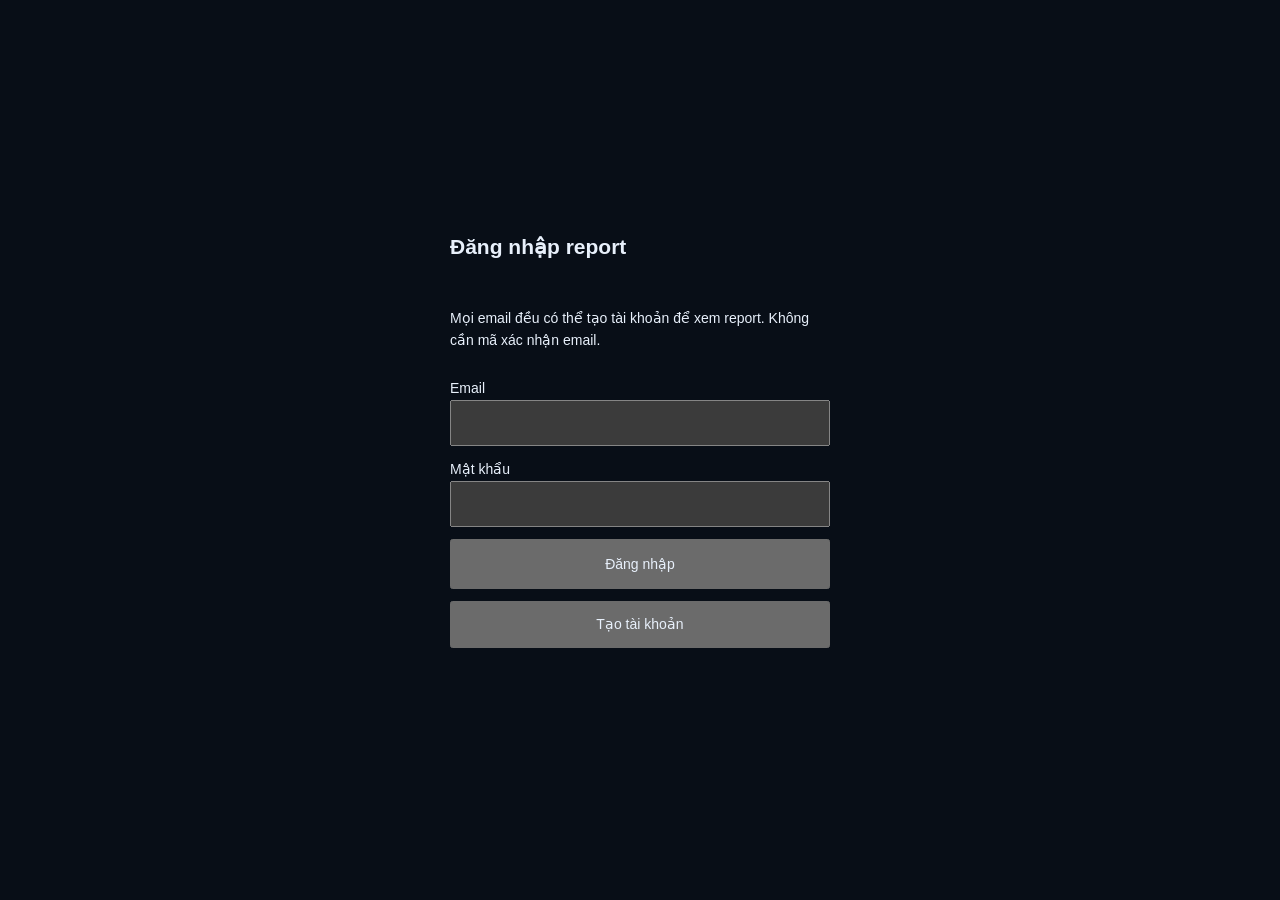
<file: intelligence.html>
<!DOCTYPE html>
<html data-cloud-report="weekly" lang="vi" data-theme="dark"><head><meta charset="UTF-8"><meta name="viewport" content="width=device-width,initial-scale=1"><title>Monetization Intelligence V5 FAST · Ad Unit Drill-down</title><style>:root{--bg:#f4f6fa;--side:#fff;--panel:#fff;--panel2:#f7f9fd;--card:#fff;--text:#1c283b;--sub:#57657a;--muted:#8592a5;--line:#e1e7ef;--line2:#ebeff5;--blue:#2e6ddd;--blue-soft:#eaf1ff;--shadow:0 2px 8px rgba(22,39,75,.025);--hover:#edf4ff;--good:#158668;--bad:#c84e66;--chip:#f1f5fa;--grid:#e7edf5;--tooltip:#142439}
html[data-theme=dark]{color-scheme:dark;--bg:#080e17;--side:#0c1623;--panel:#101c2c;--panel2:#142236;--card:#101c2c;--text:#e8f0fb;--sub:#b5c3d4;--muted:#8090a8;--line:#24364a;--line2:#1f2e42;--blue:#81b2ff;--blue-soft:#193557;--shadow:0 5px 22px rgba(0,0,0,.12);--hover:#1a3552;--good:#59d9ac;--bad:#f48899;--chip:#1a2b40;--grid:#293b52;--tooltip:#edf4ff}
*{box-sizing:border-box}body{margin:0;background:var(--bg);color:var(--text);font:13px/1.48 Inter,-apple-system,BlinkMacSystemFont,'Segoe UI',Arial,sans-serif;font-variant-numeric:tabular-nums}button,input,select{font:inherit}button{cursor:pointer;color:inherit}button:disabled{opacity:.35;cursor:default}button:focus-visible,input:focus-visible,select:focus-visible{outline:2px solid var(--blue);outline-offset:2px}.shell{display:grid;grid-template-columns:228px minmax(0,1fr);min-height:100vh}.sidebar{position:sticky;top:0;height:100vh;background:var(--side);border-right:1px solid var(--line);padding:27px 14px 20px;display:flex;flex-direction:column;z-index:11}.brand{font-weight:800;display:flex;align-items:center;gap:11px;font-size:18px;letter-spacing:.12em;padding:0 9px 29px}.brand-icon{font-size:20px;letter-spacing:-1px;border:1px solid var(--blue);border-radius:9px;width:38px;height:38px;display:grid;place-items:center;color:var(--blue)}.brand-dot{color:#37c8ab}.brand-sub{display:block;font-size:9px;color:var(--muted);letter-spacing:2.2px;margin-top:0}.nav-group{font-weight:760;letter-spacing:1.9px;font-size:9px;color:var(--muted);margin:9px 11px 10px}.nav-subcap{margin-top:25px}.navitem{display:flex;align-items:center;text-align:left;border:0;background:transparent;color:var(--sub);width:100%;padding:11px 10px;border-radius:9px;gap:12px;font-weight:620;margin:1px 0}.navnum{width:22px;color:var(--muted);font-size:10px;letter-spacing:1px}.navitem.active{background:var(--blue-soft);color:var(--blue)}.navitem.active .navnum{color:var(--blue)}.navitem:hover:not(.active){background:var(--hover);color:var(--text)}.sidebar-foot{display:flex;gap:9px;align-items:center;margin:auto 7px 0;padding-top:18px;border-top:1px solid var(--line);font-size:10px;color:var(--muted)}.status-dot{height:7px;width:7px;border-radius:100%;background:#38bd9d}.main{min-width:0}.topbar{position:sticky;top:0;z-index:9;height:61px;background:var(--side);border-bottom:1px solid var(--line);display:flex;justify-content:space-between;align-items:center;padding:0 clamp(18px,2.5vw,37px);gap:12px}.top-left{font-size:10px;font-weight:750;letter-spacing:1.5px;color:var(--sub);display:flex;gap:9px;align-items:center}.top-accent{width:7px;height:7px;background:var(--blue);border-radius:2px}.top-right{display:flex;gap:7px}.tool-btn{border:1px solid var(--line);border-radius:7px;background:var(--panel);font-size:11px;font-weight:650;padding:8px 11px;white-space:nowrap}.tool-btn:hover{background:var(--hover)}.icon-btn{font-size:16px;width:35px;padding:5px}.workspace{max-width:1690px;margin:0 auto;padding:31px clamp(17px,3vw,46px) 64px}.heading-row{display:flex;justify-content:space-between;align-items:flex-end;gap:12px;margin-bottom:24px}.section-kicker{color:var(--blue);font-size:10px;letter-spacing:1.7px;font-weight:760}.heading-row h1{font-size:30px;line-height:1.2;letter-spacing:-1px;margin:7px 0 5px;font-weight:775}.page-subtitle{color:var(--muted);font-size:12px}.date-pill{background:var(--panel);color:var(--sub);border:1px solid var(--line);border-radius:8px;padding:9px 12px;font-weight:640;font-size:11px;white-space:nowrap}.period-toolbar{display:flex;align-items:center;justify-content:space-between;gap:15px;flex-wrap:wrap;margin-bottom:20px;background:var(--panel);border:1px solid var(--line);border-radius:10px;padding:12px 16px}.period-primary,.period-compare{display:flex;align-items:center;gap:10px;flex-wrap:wrap}.filter-label{color:var(--muted);font-weight:700;font-size:10px;letter-spacing:1px;margin-right:2px}.chip{background:var(--chip);border:1px solid var(--line);padding:7px 10px;font-size:11px;border-radius:6px;color:var(--sub);font-weight:600}.chip.chosen,.chip:hover{color:var(--blue);background:var(--blue-soft);border-color:var(--blue-soft)}input[type=date]{background:var(--panel2);border:1px solid var(--line);border-radius:6px;padding:7px 9px;color:var(--text);color-scheme:inherit;max-width:146px;font-size:11px}.date-sep{color:var(--muted)}.checkbox-line{display:flex;gap:6px;align-items:center;color:var(--sub);font-size:11px;white-space:nowrap}.checkbox-line input,.option-row input,.category-app input{accent-color:var(--blue)}.crumbs{display:flex;align-items:center;gap:6px;flex-wrap:wrap;color:var(--muted);font-size:11px;margin-bottom:20px;min-height:19px}.crumbs button{background:transparent;border:0;color:var(--blue);padding:2px 0;font-size:11px}.crumbs .current{color:var(--sub);font-weight:650}.page-intro{margin-bottom:20px}.sectionbar{display:flex;justify-content:space-between;align-items:center;gap:8px;margin:28px 0 11px;flex-wrap:wrap}.sectionbar h2{font-size:15px;letter-spacing:-.2px;margin:0;font-weight:740}.sectionbar .detail{font-size:11px;color:var(--muted)}.section-actions{display:flex;gap:7px;align-items:center}.mini-btn{border:1px solid var(--line);border-radius:6px;background:var(--panel);font-size:10.5px;padding:6px 10px;color:var(--sub)}.mini-btn:hover{background:var(--hover);color:var(--blue)}.kpi-grid{display:grid;grid-template-columns:repeat(6,minmax(0,1fr));gap:11px}.kpi{background:var(--card);border:1px solid var(--line);border-radius:10px;min-width:0;padding:17px 14px;box-shadow:var(--shadow)}.kpi-label{font-size:10px;letter-spacing:.15px;color:var(--sub);font-weight:680}.kpi-value{font-size:22px;margin:9px 0 5px;font-weight:750;letter-spacing:-.6px;white-space:nowrap}.kpi-delta{font-weight:750;font-size:11px}.kpi-delta small{font-weight:500;color:var(--muted);font-size:10px}.up{color:var(--good)}.down{color:var(--bad)}.stable{color:var(--sub)}.controlbar{background:var(--panel);border:1px solid var(--line);padding:14px 16px;border-radius:10px;display:flex;justify-content:space-between;align-items:center;gap:15px;flex-wrap:wrap}.control-label{font-weight:720;font-size:11px;color:var(--sub);display:block;margin-bottom:3px}.control-meta{color:var(--muted);font-size:10px}.dropdown-wrap{position:relative;min-width:265px}.dropdown-trigger{background:var(--panel2);border:1px solid var(--line);padding:9px 12px;color:var(--text);border-radius:7px;text-align:left;min-width:260px;max-width:100%;font-size:11px;font-weight:650;display:flex;justify-content:space-between;gap:16px}.dropdown-panel{position:absolute;z-index:15;top:calc(100% + 5px);left:0;background:var(--panel);border:1px solid var(--line);border-radius:9px;box-shadow:0 12px 35px rgba(0,0,0,.22);padding:11px;width:min(460px,85vw);max-height:380px;display:flex;flex-direction:column}.dropdown-panel.hidden{display:none}.dropdown-actions{display:flex;gap:6px;flex-wrap:wrap;padding-bottom:9px}.dropdown-actions button{border:1px solid var(--line);border-radius:5px;background:var(--panel2);font-size:10px;padding:4px 7px}.dropdown-search{border:1px solid var(--line);border-radius:5px;padding:7px 9px;width:100%;background:var(--panel2);color:var(--text);margin-bottom:6px;font-size:11px}.dropdown-list{max-height:234px;overflow:auto}.option-row{display:flex;align-items:center;gap:9px;padding:8px 6px;border-radius:5px;cursor:pointer;font-size:11px}.option-row:hover{background:var(--hover)}.option-row .option-name{flex:1;white-space:nowrap;overflow:hidden;text-overflow:ellipsis}.option-val{color:var(--muted);font-size:10px;white-space:nowrap}.graph-grid{display:grid;grid-template-columns:repeat(2,minmax(0,1fr));gap:13px}.chartcard{min-width:0;background:var(--panel);border:1px solid var(--line);border-radius:10px;padding:18px 17px 13px;box-shadow:var(--shadow)}.chart-head{display:flex;justify-content:space-between;align-items:start;gap:8px}.chart-title{font-weight:750;font-size:12px}.chart-caption{font-size:10px;color:var(--muted);margin-top:3px}.chartunit{font-size:10px;color:var(--muted)}svg.plot{display:block;width:100%;height:auto;overflow:visible;margin-top:12px}.legend{display:flex;align-items:center;gap:7px 14px;flex-wrap:wrap;min-height:26px;margin-top:5px}.legend-item{display:flex;align-items:center;gap:5px;color:var(--sub);font-size:9.8px;max-width:48%;min-width:0}.legend-item span:last-child{white-space:nowrap;overflow:hidden;text-overflow:ellipsis}.legend-dot{height:8px;width:8px;border-radius:50%;display:block;flex-shrink:0}.none{font-size:12px;color:var(--muted);padding:34px 12px;text-align:center}.compare-grid{display:grid;grid-template-columns:repeat(2,minmax(0,1fr));gap:13px}.barcard{background:var(--panel);border:1px solid var(--line);border-radius:10px;padding:17px}.barhead{display:flex;justify-content:space-between;gap:10px;margin-bottom:14px}.barrow{display:grid;grid-template-columns:minmax(90px,1fr) 2fr 80px;align-items:center;gap:10px;padding:8px 0;border-top:1px solid var(--line2)}.barname{font-size:11px;overflow:hidden;white-space:nowrap;text-overflow:ellipsis}.bartrack{width:100%;height:9px;background:var(--chip);border-radius:5px;overflow:hidden}.barfill{height:100%;border-radius:5px}.barvalue{text-align:right;font-size:11px;font-weight:700}.tablebox{border:1px solid var(--line);border-radius:10px;background:var(--panel);overflow:auto}.ranktable{width:100%;border-collapse:collapse;text-align:left;min-width:850px}.ranktable th{background:var(--panel2);font-size:10px;text-transform:none;letter-spacing:.1px;color:var(--muted);font-weight:700;padding:12px 13px;white-space:nowrap;border-bottom:1px solid var(--line)}.ranktable td{border-bottom:1px solid var(--line2);padding:11px 13px;white-space:nowrap;font-size:11px}.ranktable tr:last-child td{border-bottom:0}.ranktable tbody tr:hover td{background:var(--hover)}.ranktable .namecol{font-weight:670;max-width:320px;overflow:hidden;text-overflow:ellipsis}.ranktable .right{text-align:right}.ranktable .muted{color:var(--muted)}.ranktable .analyze{border:1px solid var(--line);border-radius:5px;background:var(--panel2);color:var(--blue);padding:5px 9px;font-size:10px;font-weight:700}.ranktable .analyze:hover{background:var(--blue-soft)}.ranktable .sub-row td{background:var(--panel2);padding-left:38px}.expandbtn{border:0;background:var(--chip);color:var(--sub);width:21px;height:21px;border-radius:5px;margin-right:9px;font-weight:800}.expandbtn:hover{background:var(--blue-soft);color:var(--blue)}.emptybox{padding:42px 17px;text-align:center;color:var(--muted);font-size:12px;border:1px dashed var(--line);border-radius:10px}.footer{border-top:1px solid var(--line);margin-top:44px;padding-top:17px;color:var(--muted);font-size:10px}.addcard{min-height:95px;display:grid;place-items:center;border:1px dashed var(--line);border-radius:10px;background:transparent}.addcard button{border:1px dashed var(--line);background:var(--panel);border-radius:7px;padding:9px 15px;color:var(--blue);font-weight:680;font-size:11px}.extra-remove{border:0;background:transparent;color:var(--muted);font-size:15px}.extra-remove:hover{color:var(--bad)}.overlay{position:fixed;inset:0;background:rgba(3,9,19,.73);display:grid;place-items:center;z-index:30;padding:20px}.hidden{display:none!important}.modal{background:var(--panel);color:var(--text);border:1px solid var(--line);border-radius:13px;width:min(1040px,96vw);max-height:92vh;overflow:auto;box-shadow:0 30px 80px rgba(0,0,0,.37)}.modal-header{position:sticky;top:0;background:var(--panel);display:flex;justify-content:space-between;align-items:center;border-bottom:1px solid var(--line);padding:18px 23px;z-index:2}.modal-header h2{font-size:17px;margin:0}.modal-close{border:0;background:var(--chip);border-radius:6px;font-size:22px;width:33px;height:33px}.modal-body{padding:22px}.modal-lead{color:var(--sub);margin:0 0 20px;max-width:720px}.category-grid{display:grid;grid-template-columns:repeat(3,minmax(0,1fr));gap:12px}.category-column{border:1px solid var(--line);border-radius:9px;background:var(--panel2);padding:14px;min-width:0}.category-title{display:flex;justify-content:space-between;font-weight:750;margin-bottom:12px}.category-app{padding:10px 8px;border:1px solid var(--line);background:var(--panel);border-radius:7px;margin-bottom:8px;display:flex;gap:7px;align-items:center;font-size:11px}.category-app .catname{flex:1;overflow:hidden;text-overflow:ellipsis;word-break:break-word}.category-app select{background:var(--panel2);color:var(--text);border:1px solid var(--line);border-radius:5px;max-width:80px;padding:3px}.modal-actions{display:flex;justify-content:flex-end;gap:9px;margin-top:16px}.primarybtn{background:#306ad4;color:#fff;border:1px solid #306ad4;border-radius:7px;padding:9px 16px;font-weight:720}.primarybtn:hover{background:#2359b7}.notice{padding:11px 13px;font-size:11px;background:var(--panel2);border:1px solid var(--line);border-radius:7px;color:var(--sub);margin-top:14px}.fileinput{background:var(--panel2);padding:16px;border:1px dashed var(--line);border-radius:8px;width:100%;margin-bottom:15px;color:var(--sub)}.radio-line{display:flex;gap:18px;margin-bottom:14px}.radio-line label{display:flex;align-items:center;gap:6px}.toast{position:fixed;right:20px;bottom:22px;background:var(--text);color:var(--bg);padding:12px 18px;border-radius:8px;z-index:40;box-shadow:0 10px 30px rgba(0,0,0,.2);font-size:12px;max-width:420px}.data-warning{display:flex;gap:9px;align-items:start;background:var(--panel2);border-left:2px solid #d6a24c;padding:12px 15px;color:var(--sub);font-size:11px;border-radius:5px;margin-bottom:17px}.page-hint{color:var(--muted);font-size:11px;margin-bottom:18px}.source-context{display:flex;gap:9px;flex-wrap:wrap;align-items:center}.context-item{font-size:11px;padding:6px 9px;background:var(--chip);border-radius:6px}.source-filters{display:flex;gap:12px;align-items:center;flex-wrap:wrap}.note{font-size:10px;color:var(--muted);margin-top:9px}
@media(max-width:1450px){.kpi-grid{grid-template-columns:repeat(3,minmax(0,1fr))}.kpi-value{font-size:22px}}@media(max-width:1060px){.shell{grid-template-columns:72px minmax(0,1fr)}.sidebar{padding-left:9px;padding-right:9px}.brand{justify-content:center;padding:0 0 24px;font-size:0}.brand-icon{font-size:20px}.brand-sub,.brand>div,.nav-group,.navitem span:last-child,.sidebar-foot{display:none}.navitem{justify-content:center;padding:13px 3px}.navnum{width:auto;font-size:11px}.sidebar .navitem:nth-of-type(1){margin-top:20px}.top-left{display:none}.topbar{justify-content:flex-end}}@media(max-width:800px){.graph-grid,.compare-grid,.category-grid{grid-template-columns:1fr}.kpi-grid{grid-template-columns:repeat(2,minmax(0,1fr))}.workspace{padding:20px 15px 44px}.heading-row h1{font-size:24px}.date-pill{display:none}.barrow{grid-template-columns:minmax(75px,1fr) 1.5fr 73px}.tool-btn{font-size:10px;padding:7px}.sidebar{padding-top:18px}.topbar{height:auto;min-height:56px}.modal-body{padding:14px}}@media(max-width:510px){.kpi-grid{grid-template-columns:1fr 1fr;gap:7px}.kpi{padding:12px}.kpi-value{font-size:18px}.top-right{flex-wrap:wrap;justify-content:end}.dropdown-wrap{min-width:100%}.dropdown-trigger{width:100%}.period-primary,.period-compare{gap:5px}}

/* V4.1: interactive Looker-style inspection with zero-origin axes */
.interactive-chart{position:relative;isolation:isolate}
.interactive-plot{cursor:crosshair;user-select:none}
.interactive-plot .crosshair{opacity:0;pointer-events:none;stroke:var(--muted);stroke-dasharray:3 4;stroke-width:1.3}
.interactive-plot.hover-active .crosshair{opacity:1}
.interactive-plot .hover-dots,.interactive-plot .line-extrema{pointer-events:none}
.trend-series{transition:opacity .15s}.trend-series.is-muted{opacity:.16}.trend-series.is-focused .current-line{stroke-width:1.8}
.line-extrema text{font-size:11px;font-weight:750;paint-order:stroke;stroke:var(--panel);stroke-width:4px;stroke-linejoin:round}
@media(prefers-reduced-motion:reduce){.trend-series{transition:none}}
.hover-tooltip{display:none;position:absolute;top:70px;left:20px;z-index:7;min-width:190px;max-width:min(360px,90%);padding:12px 13px;background:#17263a;color:#eff6ff;border:1px solid #34485e;border-radius:9px;box-shadow:0 16px 35px rgba(0,0,0,.32);pointer-events:none;font-size:11px}
.hover-tooltip.visible{display:block}
.tooltip-date{font-weight:800;font-size:12px;padding-bottom:8px;margin-bottom:7px;border-bottom:1px solid rgba(255,255,255,.2)}
.tooltip-row{display:flex;justify-content:space-between;align-items:baseline;gap:16px;margin:5px 0}
.tooltip-series{display:flex;align-items:center;gap:6px;min-width:0;overflow-wrap:anywhere}
.tooltip-row strong{white-space:nowrap}
.tooltip-dot{height:8px;width:8px;flex-shrink:0;border-radius:50%}
.tooltip-prev{padding-left:15px;color:#adbbd2;font-size:10px}
html[data-theme="light"] .hover-tooltip{background:#fff;color:#16263a;border-color:#c5d2e2;box-shadow:0 12px 30px rgba(0,0,0,.18)}
html[data-theme="light"] .tooltip-date{border-color:#d7e0ee}
html[data-theme="light"] .tooltip-prev{color:#64748b}

/* V4.3: country filters, split-period table and Custom Analysis */
.tablebox .ranktable{min-width:1850px;table-layout:auto}.ranktable .namecol{position:sticky;left:0;z-index:2;background:var(--panel);min-width:185px;max-width:275px}.ranktable thead .namecol{background:var(--panel2);z-index:4}.ranktable tbody tr:hover .namecol{background:var(--hover)}.ranktable th.period-metric{background:var(--panel2);text-align:center;border-left:1px solid var(--line);font-size:11px;color:var(--text)}.ranktable .metric-edge{border-left:1px solid var(--line)}.ranktable .pct{font-weight:730}.ranktable .abs{font-weight:650}.splitbar{background:var(--panel2);padding:10px 13px;border:1px solid var(--line);border-radius:8px;color:var(--sub);margin:9px 0 12px;font-size:11px;display:flex;gap:15px;flex-wrap:wrap}.splitbar strong{color:var(--text)}.source-filters{display:flex;gap:9px;align-items:center;flex-wrap:wrap}.country-toggle{min-width:188px;max-width:235px}.dropdown-panel.filter-country{width:350px}.filter-search{border:1px solid var(--line);border-radius:6px;padding:8px;background:var(--panel2);color:var(--text);width:100%;margin:7px 0}.explore-filters{display:flex;gap:8px;flex-wrap:wrap;background:var(--panel);border:1px solid var(--line);border-radius:10px;padding:13px;margin-bottom:18px}.explore-chip{border:1px solid var(--line);background:var(--panel2);border-radius:19px;padding:8px 12px;color:var(--sub);font-size:11px;max-width:260px;white-space:nowrap;overflow:hidden;text-overflow:ellipsis}.explore-chip:hover{background:var(--hover);color:var(--text)}.explore-chip.active{border-color:var(--blue);color:var(--blue);background:var(--blue-soft)}.explore-chip:disabled{opacity:.45;cursor:not-allowed}.explore-legend{color:var(--muted);font-size:10px;margin-top:9px}.explore-header{display:flex;gap:8px;align-items:center;justify-content:space-between;flex-wrap:wrap;margin-bottom:18px}.explore-chart .chart-head select{max-width:200px;padding:5px 7px;border:1px solid var(--line);border-radius:6px;background:var(--panel2);color:var(--text);font-size:10px}.explore-chart .chartcard{height:100%}.explore-chart .chart-caption{font-size:10px}.explore-chart .chart-head{align-items:center}.custom-note{padding:12px;background:var(--panel2);border:1px solid var(--line);border-radius:8px;color:var(--muted);font-size:11px;margin:10px 0 17px}.rename-row{display:grid;grid-template-columns:1fr 1fr;gap:10px;align-items:center;border-bottom:1px solid var(--line2);padding:9px 0}.rename-row input{width:100%;min-width:0;padding:9px;border:1px solid var(--line);border-radius:6px;background:var(--panel2);color:var(--text)}.rename-row .app-info{font-size:11px;color:var(--sub)}.rename-row .app-info small{display:block;color:var(--muted)}@media(max-width:800px){.rename-row{grid-template-columns:1fr}.ranktable .namecol{min-width:160px}.explore-chart .chart-head{flex-direction:column;align-items:stretch}}

/* V4.5 - cleaner 2-column performance, country Only, chart legend toggles */
.tablebox .ranktable{min-width:1100px;table-layout:auto}
.ranktable th.period-metric{border-left:1px solid var(--line);text-align:center}
.ranktable .metric-edge{border-left:1px solid var(--line)}
.ranktable tbody tr:hover td{background:var(--hover)}
.ranktable tbody tr:hover .namecol{background:var(--hover)}
.country-option{display:flex;align-items:center;gap:7px;border-bottom:1px solid var(--line2);min-height:34px;padding:0 4px}
.country-option:hover{background:var(--hover)}
.country-option .option-row{border:0;flex:1;min-width:0;padding:8px 3px;display:flex}
.country-option .option-val{font-variant-numeric:tabular-nums}
.country-only{font-size:10px;color:var(--blue);background:transparent;border:1px solid transparent;border-radius:5px;padding:5px 7px;cursor:pointer;white-space:nowrap;font-weight:700;opacity:.75}
.country-option:hover .country-only,.country-only:focus-visible{background:var(--blue-soft);border-color:var(--blue);opacity:1}
.legend .legend-toggle{appearance:none;display:inline-flex;align-items:center;gap:6px;border:1px solid transparent;border-radius:5px;background:transparent;color:var(--sub);padding:3px 5px;font:inherit;font-size:11px;cursor:pointer;min-height:24px;max-width:100%;text-align:left;transition:background .13s,color .13s,opacity .13s,border-color .13s}
.legend .legend-toggle:hover,.legend .legend-toggle:focus-visible{background:var(--hover);color:var(--text);border-color:var(--line);outline-offset:1px}
.legend .legend-toggle.is-hidden{opacity:.47}
.legend .legend-toggle.is-hidden .legend-dot{background:transparent!important;box-shadow:inset 0 0 0 1.5px var(--muted)}
.legend .legend-toggle.is-hidden .legend-label{text-decoration:line-through}
.legend .legend-toggle .legend-label{overflow:hidden;text-overflow:ellipsis;white-space:nowrap}
.legend .legend-toggle[aria-pressed=false]:hover{opacity:.9}
.chartcard .legend{row-gap:5px;column-gap:6px}

/* V5 FAST multi-dimensional AdMob slicers + metric picker */
.facet-slicer-bar{display:flex;gap:6px;flex-wrap:wrap;align-items:center;padding:2px 2px}
.facet-slicer{white-space:nowrap;background:var(--panel2);border-color:var(--line);padding:8px 11px}
.facet-slicer.facet-active{color:var(--blue);background:var(--blue-soft);border-color:var(--blue)}
.facet-reset{color:var(--bad);border-style:dashed}
.source-filters{display:flex;align-items:center;justify-content:flex-end;gap:7px;flex-wrap:wrap}
.kpi-grid{grid-template-columns:repeat(auto-fit,minmax(165px,1fr))}
@media(max-width:1000px){.facet-slicer-bar{flex-basis:100%;justify-content:flex-start}.source-filters{justify-content:flex-start}}
.drill-app-slicer{border-color:var(--blue);color:var(--blue);background:var(--blue-soft);max-width:280px;overflow:hidden;text-overflow:ellipsis;white-space:nowrap}
/* Flying loader inspired by the user's Code Pro reference; self-contained artwork. */
.loading.import-progress{inset:0;display:grid;place-items:center;padding:24px;background:#6944ff;border:0;border-radius:0;box-shadow:none;min-width:0;z-index:50;color:#fff;overflow:hidden}
.import-console{width:min(430px,100%);position:relative;text-align:center}
.import-flight{position:relative;height:205px;margin-bottom:28px}
.import-flyer{position:absolute;left:50%;top:50%;width:210px;height:90px;margin:-45px 0 0 -105px;filter:drop-shadow(0 8px 20px #341a8c30);animation:flight-hover .65s ease-in-out infinite alternate}
.import-wind{position:absolute;inset:0;overflow:hidden;mask-image:linear-gradient(90deg,transparent,#000 15%,#000 85%,transparent)}
.import-wind i{position:absolute;right:-40%;width:100px;height:2px;background:#ffffff65;border-radius:9px;animation:flight-wind .8s linear infinite}
.import-wind i:nth-child(1){top:15%;width:90px;animation-delay:-.4s}.import-wind i:nth-child(2){top:36%;width:140px;animation-duration:1.1s;animation-delay:-.7s}.import-wind i:nth-child(3){top:68%;width:70px;animation-duration:.7s;animation-delay:-.2s}.import-wind i:nth-child(4){top:87%;width:115px;animation-duration:1s;animation-delay:-.6s}
.import-trail{stroke-dasharray:35 24;animation:flight-trail .6s linear infinite}
.import-caption{font-size:12px;font-weight:700;letter-spacing:5px;margin-bottom:18px;color:#fff}
.import-meter{display:flex;justify-content:space-between;align-items:baseline;margin-bottom:11px}
.import-phase{font:10px ui-monospace,SFMono-Regular,Consolas,monospace;letter-spacing:1.5px;color:#e5ddff}
.import-percent{font:700 30px/1 ui-monospace,SFMono-Regular,Consolas,monospace;letter-spacing:-1px;color:#fff}.import-percent small{font-size:16px;margin-left:2px;color:#e5ddff}
.import-track{height:7px;border-radius:20px;background:#ffffff30;overflow:hidden;margin-bottom:22px}
.import-fill{height:100%;width:0;background:#fff;border-radius:20px;transition:width .22s ease;box-shadow:0 0 16px #ffffff60}
.import-progress.indeterminate .import-fill{width:30%!important;animation:flight-process 1.4s ease-in-out infinite}
.import-details{min-height:52px}
.import-progress #loading-label{display:block;font-size:12px;color:#fff;white-space:nowrap;overflow:hidden;text-overflow:ellipsis}
.import-progress #loading-count{font:10px/1.8 ui-monospace,SFMono-Regular,Consolas,monospace;color:#e5ddff;margin-top:6px}
.import-foot{margin-top:28px;font-size:9px;color:#e5ddff;letter-spacing:1px}
.import-steps,.import-console-head{display:none}
.loading.import-complete .import-fill{background:#b9ffe4}.loading.import-complete .import-caption{color:#b9ffe4}
.loading:not(.import-progress) .import-console,.loading:not(.import-progress) .import-details{display:contents}
.loading:not(.import-progress) .import-flight,.loading:not(.import-progress) .import-caption,.loading:not(.import-progress) .import-meter,.loading:not(.import-progress) .import-track,.loading:not(.import-progress) .import-foot{display:none}
@keyframes flight-hover{from{transform:translateY(-3px) rotate(-1deg)}to{transform:translateY(3px) rotate(1deg)}}
@keyframes flight-wind{from{transform:translateX(0);opacity:0}15%{opacity:1}to{transform:translateX(-700px);opacity:0}}
@keyframes flight-trail{to{stroke-dashoffset:59}}
@keyframes flight-process{from{transform:translateX(-105%)}to{transform:translateX(440%)}}
@media(max-width:480px){.import-flight{height:175px}.import-console{width:min(340px,100%)}}
@media(prefers-reduced-motion:reduce){.import-flyer,.import-wind i,.import-trail,.import-progress.indeterminate .import-fill{animation:none}.import-fill{transition:none}}

#loading.hidden{display:none!important}#loading{position:fixed}
.weekly-import-bridge{position:fixed;inset:0;z-index:51;background:var(--bg);pointer-events:all;will-change:opacity}
/* High-contrast vertical liquid pill. */
.alert-goo-nav{position:relative;isolation:isolate;flex-shrink:0;padding:4px 0}
.alert-goo-nav .navitem{position:relative;z-index:2;min-height:44px;margin:5px 0;background:transparent!important;transition:color .2s ease;overflow:visible}
.alert-goo-nav .navitem:hover:not(.active){color:#c6baff}
.alert-goo-nav .navitem.active,.alert-goo-nav .navitem.active .navnum{color:#20133d;font-weight:800}
.alert-goo-nav .navitem.active span{position:relative}
.alert-goo-nav .navitem:focus-visible{outline:2px solid #baa5ff;outline-offset:3px}
.alert-goo-defs{position:absolute;width:0;height:0;pointer-events:none}
.alert-goo-layer{position:absolute;inset:0;z-index:0;pointer-events:none;filter:url(#alert-goo-filter);opacity:1}
.alert-goo-pill,.alert-goo-drop{position:absolute;left:0;top:0;background:#cfbfff;will-change:transform}
.alert-goo-pill{width:100%;height:44px;border-radius:13px}
.alert-goo-drop{border-radius:50%}
html[data-theme=light] .alert-goo-pill,html[data-theme=light] .alert-goo-drop{background:#d9ccff}
html[data-theme=light] .alert-goo-nav .navitem:hover:not(.active){color:#7041d5}
@media(prefers-reduced-motion:reduce){.alert-goo-nav .navitem{transition:none}.alert-goo-layer{filter:none}.alert-goo-drop{display:none}}

.alert-goo-nav .nav-group{position:relative;z-index:2;pointer-events:none}
.dropdown-panel,.chart-config-panel{transform-origin:top right;border-radius:10px;border-color:rgba(167,139,250,.28);box-shadow:0 16px 50px #0004}
.option-row{transition:background .16s,border-color .16s;border-radius:6px}
.option-row:has(input:checked){background:rgba(167,139,250,.12)}
.option-row input[type=checkbox]{appearance:none;-webkit-appearance:none;display:grid;place-items:center;width:15px;height:15px;flex-shrink:0;border:1px solid var(--muted);border-radius:4px;background:var(--panel2);margin:0}
.option-row input:checked{background:#a78bfa;border-color:#a78bfa}
.option-row input[type=checkbox]:before{content:'';width:9px;height:7px;background:#20133d;clip-path:polygon(0 40%,18% 23%,40% 50%,83% 0,100% 16%,41% 100%);transform:scaleX(0);transform-origin:left}
.option-row input:checked:before{transform:scaleX(1)}
.option-row.weekly-picked input:checked:before{animation:weekly-check .2s ease-out}
.weekly-option{display:flex;align-items:center;gap:5px}.weekly-option .option-row{flex:1;min-width:0}
.weekly-only{font:inherit;font-size:10px;color:var(--blue);background:transparent;border:1px solid transparent;border-radius:5px;padding:5px 7px;cursor:pointer}.weekly-only:hover{background:var(--blue-soft);border-color:var(--line)}
.motion-number-digit{position:relative;display:inline-block;overflow:hidden;width:.64em;height:1.15em;vertical-align:bottom;line-height:1.15}.motion-number-digit>span{position:absolute;inset:0;text-align:center}
.ranktable tbody tr:nth-child(even) td{background:rgba(125,145,185,.025)}
.ranktable tbody td{transition:background .16s}
.ranktable tbody tr:hover td{background:rgba(167,139,250,.085)}
.ranktable tbody tr:hover td:first-child{box-shadow:inset 3px 0 0 #a78bfa}
.ranktable .analyze{transition:color .16s,background .16s,transform .16s;border-radius:6px}
.ranktable tbody tr:hover .analyze{background:#a78bfa;color:#20133d;transform:translateX(2px)}
@keyframes weekly-check{from{transform:scaleX(0)}to{transform:scaleX(1)}}
@media(prefers-reduced-motion:reduce){.option-row,.ranktable tbody td,.ranktable .analyze{transition:none}.option-row.weekly-picked input:checked:before{animation:none}}

/* All data slicers open beside their trigger, like Country. */
#weekly-slicer-popup{position:fixed;z-index:28;right:auto;bottom:auto;width:360px;max-width:calc(100vw - 24px);padding:0;overflow:hidden;background:var(--panel);border:1px solid var(--line);border-radius:10px;box-shadow:0 16px 50px #0004;transform-origin:top left}
#weekly-slicer-popup.hidden{display:none!important}
.weekly-slicer-head{display:flex;align-items:center;justify-content:space-between;gap:10px;padding:11px 13px;border-bottom:1px solid var(--line);font-size:11px}
.weekly-slicer-head button{border:0;background:transparent;font-size:20px;color:var(--sub);cursor:pointer;padding:0 3px}
#weekly-slicer-content{padding:10px;overflow:auto;max-height:var(--picker-height,440px);overscroll-behavior:contain}
#weekly-slicer-content .modal-lead{display:none}
#weekly-slicer-content [hidden]{display:none!important}
#weekly-slicer-content .dropdown-list{max-height:min(260px,35vh)!important}
#weekly-slicer-content .modal-actions{margin:10px 0 0;padding-top:10px;border-top:1px solid var(--line)}
#weekly-slicer-content .primarybtn{font-size:11px;padding:7px 11px}
#weekly-slicer-content input[type=search]{width:100%}

.weekly-sidebar-toggle{display:grid;place-items:center;width:34px;height:34px;flex-shrink:0;border:1px solid var(--line);border-radius:8px;background:var(--panel2);color:var(--blue);font-size:19px;cursor:pointer}
.shell.sidebar-collapsed{grid-template-columns:67px minmax(0,1fr)}
.shell.sidebar-collapsed .sidebar{padding-left:8px;padding-right:8px}
.shell.sidebar-collapsed .brand{font-size:0;justify-content:center;padding-left:0;padding-right:0}
.shell.sidebar-collapsed .brand>div,.shell.sidebar-collapsed .nav-group,.shell.sidebar-collapsed .navitem span:last-child,.shell.sidebar-collapsed .sidebar-foot{display:none}
.shell.sidebar-collapsed .navitem{justify-content:center;padding:12px 5px}.shell.sidebar-collapsed .navnum{min-width:0}
.shell.sidebar-expanded{grid-template-columns:228px minmax(0,1fr)}
.shell.sidebar-expanded .brand{font-size:18px;justify-content:flex-start}.shell.sidebar-expanded .brand>div{display:block}.shell.sidebar-expanded .nav-group{display:block}.shell.sidebar-expanded .navitem span:last-child{display:inline}.shell.sidebar-expanded .navitem{justify-content:flex-start}.shell.sidebar-expanded .sidebar-foot{display:flex}
.weekly-live-note{margin-top:10px;padding:9px 0 0;border-top:1px solid var(--line);font-size:9px;color:var(--muted)}
.weekly-live-note:before{content:'';display:inline-block;width:5px;height:5px;background:#a78bfa;border-radius:50%;margin-right:6px}
.weekly-page-outgoing{position:fixed;z-index:17;overflow:hidden;pointer-events:none;contain:paint;background:var(--bg)}

/* Metric identity colors, separate from performance delta colors. */
.kpi{position:relative;overflow:hidden;border-top:2px solid rgb(var(--metric-rgb,143,121,242));background:radial-gradient(ellipse at 100% 0%,rgba(var(--metric-rgb,143,121,242),.14),transparent 70%),var(--panel);transition:transform .16s,box-shadow .16s}
.kpi:hover{transform:translateY(-2px);box-shadow:0 8px 26px rgba(var(--metric-rgb,143,121,242),.12)}
.kpi-head{display:flex;align-items:center;justify-content:space-between;gap:10px}.kpi-head .kpi-label{flex:1;min-width:0}
.kpi-symbol{font:700 9px ui-monospace,SFMono-Regular,Consolas,monospace;letter-spacing:.5px;padding:5px 7px;border-radius:7px;color:rgb(var(--metric-rgb,143,121,242));background:rgba(var(--metric-rgb,143,121,242),.12);border:1px solid rgba(var(--metric-rgb,143,121,242),.2)}
.kpi .kpi-delta{margin-top:10px}.kpi .kpi-value{letter-spacing:-1px}
html[data-theme=light] .kpi{background:radial-gradient(ellipse at 100% 0%,rgba(var(--metric-rgb,143,121,242),.11),transparent 70%),var(--panel)}
.weekly-picker-apply{display:flex;justify-content:flex-end;padding-top:10px;margin-top:10px;border-top:1px solid var(--line);position:sticky;bottom:-10px;background:var(--panel)}
@media(prefers-reduced-motion:reduce){.kpi{transition:none}.kpi:hover{transform:none}}
</style><style>
.chart-menu-wrap{position:relative;display:inline-block}
.chart-tools{display:flex;justify-content:flex-end;margin-bottom:9px}
.chart-menu-trigger{border:1px solid var(--line);background:var(--panel2);color:var(--text);border-radius:7px;padding:8px 12px;font-size:11px;cursor:pointer}
.chart-menu-trigger:hover,.chart-choice:hover{background:var(--hover)}
.chart-config-panel{position:absolute;z-index:70;top:calc(100% + 4px);right:0;width:265px;background:var(--panel);border:1px solid var(--line);box-shadow:0 16px 32px rgba(0,0,0,.35);border-radius:12px;padding:11px;max-height:460px;overflow-y:auto}
.chart-config-panel.hidden{display:none}
.chart-config-scroll{max-height:270px;overflow-y:auto}
.chart-choice{display:flex;align-items:center;gap:10px;width:100%;padding:7px 10px;text-align:left;font-size:11px;border:0;border-radius:6px;background:transparent;color:var(--text);cursor:pointer;min-height:30px}
.chart-choice:disabled{opacity:.38;cursor:not-allowed}
.chart-choice.on{background:var(--hover);color:var(--blue);font-weight:700}
.chart-choice span{flex:1}
.config-label{font-weight:750;font-size:10px;color:var(--sub);margin:8px 5px 7px;border-bottom:1px solid var(--line);padding-bottom:5px}
.explore-chart{min-width:0;position:relative}
.mr-chart-note{padding:10px;margin:5px 0 8px;border:1px solid var(--line);border-radius:6px;color:var(--sub);font-size:11px;line-height:1.5}
.top-right{flex-wrap:wrap;justify-content:flex-end}
</style>
<style id="weekly-flow-style">
.shell.weekly-sidebar-motion{transition:grid-template-columns 240ms cubic-bezier(.2,.8,.2,1)}
.shell.weekly-sidebar-motion .sidebar .brand>div,.shell.weekly-sidebar-motion .sidebar .nav-group,.shell.weekly-sidebar-motion .sidebar .navitem span:last-child,.shell.weekly-sidebar-motion .sidebar .sidebar-foot{transition:opacity 150ms ease,visibility 150ms ease}
.shell.weekly-sidebar-motion.sidebar-collapsed .brand>div,.shell.weekly-sidebar-motion.sidebar-collapsed .nav-group,.shell.weekly-sidebar-motion.sidebar-collapsed .navitem span:last-child,.shell.weekly-sidebar-motion.sidebar-collapsed .sidebar-foot{display:block;position:absolute;opacity:0;visibility:hidden;pointer-events:none}
.shell.weekly-sidebar-motion .brand>div{font-size:18px;white-space:nowrap}
html.weekly-theme-motion body,html.weekly-theme-motion .sidebar,html.weekly-theme-motion .main,html.weekly-theme-motion .topbar,html.weekly-theme-motion .workspace,html.weekly-theme-motion .tablebox,html.weekly-theme-motion .ranktable thead th,html.weekly-theme-motion .controlbar{transition:background-color 200ms ease,color 200ms ease,border-color 200ms ease}
.weekly-card-entering{overflow:hidden}.weekly-card-removing{overflow:hidden;pointer-events:none}
@media(prefers-reduced-motion:reduce){.shell.weekly-sidebar-motion,.shell.weekly-sidebar-motion .sidebar .brand>div,.shell.weekly-sidebar-motion .sidebar .nav-group,.shell.weekly-sidebar-motion .sidebar .navitem span:last-child,.shell.weekly-sidebar-motion .sidebar .sidebar-foot,html.weekly-theme-motion body,html.weekly-theme-motion .sidebar,html.weekly-theme-motion .main,html.weekly-theme-motion .topbar,html.weekly-theme-motion .workspace,html.weekly-theme-motion .tablebox,html.weekly-theme-motion .ranktable thead th,html.weekly-theme-motion .controlbar{transition:none!important}}
</style>
<style id="weekly-analyze-liquid-style">
/* The same liquid outline is used at rest and during row interaction. */
.ranktable tbody tr button.analyze,.ranktable tbody tr:hover button.analyze{position:relative;isolation:isolate;overflow:visible;min-width:94px;min-height:34px;padding:9px 12px;border:0;border-radius:18px;background:transparent;color:var(--text);transform:none;box-shadow:none;transition:color .2s ease}
.ranktable tbody tr button.analyze.is-liquid{z-index:2;color:#241432}
.ranktable tbody tr button.analyze.is-liquid-returning{color:var(--text)}
.ranktable button.analyze .analyze-liquid-idle path{fill:var(--panel);stroke:var(--line);stroke-width:1px;vector-effect:non-scaling-stroke}
.ranktable button.analyze .analyze-label,.ranktable button.analyze .analyze-arrow{position:relative;z-index:2;pointer-events:none}
.ranktable button.analyze .analyze-liquid-svg,.ranktable button.analyze .analyze-liquid-idle{position:absolute;left:50%;top:50%;width:155.5556%;height:250%;transform:translate(-50%,-50%);overflow:visible;pointer-events:none;z-index:0}
.ranktable button.analyze .analyze-liquid-svg{filter:drop-shadow(0 3px 6px #9c81d52b)}
.ranktable td:has(> button.analyze){padding-left:14px;padding-right:14px}
@media(prefers-reduced-motion:reduce){.ranktable tbody tr:hover button.analyze{filter:brightness(1.08)}}
</style>
<style>html:not(.cloud-ready) .shell{visibility:hidden}#cloud-boot{position:fixed;inset:0;z-index:100;background:var(--bg,#080e17);color:var(--text,#e8f0fb);display:grid;place-items:center;font:14px/1.6 sans-serif}#cloud-boot>div{max-width:480px;padding:28px}#cloud-boot button{padding:10px 18px;border-radius:8px}#cloud-status{position:fixed;bottom:8px;right:12px;max-width:calc(100vw - 24px);z-index:20;border:1px solid var(--line);border-radius:6px;background:var(--panel);color:var(--muted);padding:5px 9px;font:10px/1.5 sans-serif}</style></head>
<body>
<svg aria-hidden="true" width="0" height="0" style="position:absolute;overflow:hidden"><defs><linearGradient id="analyze-liquid-idle-color" x1="0" y1="0" x2="1" y2="1"><stop offset="0" stop-color="#d7c5ff"/><stop offset=".5" stop-color="#a394eb"/><stop offset="1" stop-color="#80cbdf"/></linearGradient></defs></svg>
<div class="shell sidebar-expanded">
<aside class="sidebar">
 <div class="brand"><span class="brand-icon">M<span class="brand-dot">.</span></span><div>MONET<span class="brand-sub">INTELLIGENCE / V5 FAST</span></div></div>
 <nav class="alert-goo-nav" id="alert-goo-nav" aria-label="Report pages"><svg class="alert-goo-defs" aria-hidden="true"><defs><filter id="alert-goo-filter" x="-40%" y="-40%" width="180%" height="180%" color-interpolation-filters="sRGB"><feGaussianBlur in="SourceGraphic" stdDeviation="4" result="blur"></feGaussianBlur><feColorMatrix in="blur" mode="matrix" values="1 0 0 0 0 0 1 0 0 0 0 0 1 0 0 0 0 0 24 -10"></feColorMatrix><feComposite in="SourceGraphic" operator="atop"></feComposite></filter></defs></svg><div class="alert-goo-layer" aria-hidden="true"><div class="alert-goo-pill" id="alert-goo-pill" style="width: 199px; height: 44px; transform: translate(0px, 465.938px);"></div></div><div class="nav-group">WORKSPACE</div>
 <button class="navitem" data-page="portfolio"><span class="navnum">01</span><span>Portfolio Overview</span></button>
 <div class="nav-group nav-subcap">APP CATEGORIES</div>
 <button class="navitem" data-page="AI"><span class="navnum">02</span><span>AI Apps</span></button>
 <button class="navitem" data-page="Finance"><span class="navnum">03</span><span>Finance Apps</span></button>
 <button class="navitem" data-page="Prank"><span class="navnum">04</span><span>Prank Apps</span></button>
 <div class="nav-group nav-subcap">DRILL-DOWN</div>
 <button class="navitem" data-page="country"><span class="navnum">05</span><span>Country Analysis</span></button>
 <button class="navitem" data-page="format"><span class="navnum">06</span><span>Ad Format Analysis</span></button>
  <button class="navitem" data-page="unit"><span class="navnum">07</span><span>Ad Unit Analysis</span></button>
 <button class="navitem active" data-page="source"><span class="navnum">08</span><span>Ad Source Analysis</span></button>
 <div class="nav-group nav-subcap">EXPLORATION</div>
 <button class="navitem" data-page="custom"><span class="navnum">09</span><span>Custom Analysis</span></button>
 </nav>
<div class="sidebar-foot"><div class="status-dot"></div><span id="side-meta">1,457,720 data rows</span></div>
</aside>
<main class="main">
 <header class="topbar"><button class="weekly-sidebar-toggle" id="weekly-sidebar-toggle" aria-label="Collapse sidebar" aria-expanded="false" title="Collapse sidebar">☰</button><div class="top-left"><span class="top-accent"></span><span>MONETIZATION / WEEKLY ANALYTICS · V5 FAST</span></div><div class="top-right"><button class="tool-btn" id="mapping-btn">▦ &nbsp; Categories</button><button class="tool-btn" id="rename-btn">✎ &nbsp; Rename apps</button><button id="reset-filters-btn" class="tool-btn" title="Clear all filters across the dashboard">↺ Reset Filters</button><button class="tool-btn" id="import-btn">↑ &nbsp; Import CSV</button><button class="tool-btn" id="save-btn">↓ &nbsp; Save HTML</button><button class="tool-btn icon-btn" id="theme-btn" title="Toggle theme">☀</button></div></header>
 <div class="workspace">
  <div class="heading-row"><div><div class="section-kicker" id="page-index">08 / MONETIZATION</div><h1 id="page-title">Ad Source Analysis</h1><div class="page-subtitle" id="page-subtitle">Ad source performance / waterfall diagnostics</div></div><div class="date-pill" id="date-pill">21/10/2026 – 03/11/2026</div></div>
  <section class="period-toolbar"><div class="period-primary"><div class="filter-label">DATE RANGE</div><button class="chip chosen" id="last14">Last 14 days</button><button class="chip" id="custommode">Custom</button><input id="date-from" type="date"><span class="date-sep">—</span><input id="date-to" type="date"></div><div class="period-compare"><label class="checkbox-line"><input id="compare-toggle" type="checkbox" checked=""> Compare</label><button class="mini-btn" id="compare-range-btn">Previous period ▾</button><label class="checkbox-line"><input id="chart-compare-toggle" type="checkbox"> Show previous on charts</label></div></section>
  <div id="crumbs" class="crumbs"><button data-nav="portfolio">Portfolio</button><span>›</span><span class="current">Ad Source Analysis</span></div>
  <section id="page-body"></section>
  <footer class="footer">AdMob data · eCPM = earnings / impressions × 1,000 · Overall Match rate requires source-free summary data; Ad source MR uses source-specific requests <span id="footer-count"> · 1,457,720 rows</span></footer>
 </div>
</main></div>
<div id="overlay" class="overlay hidden"><div class="modal" role="dialog" aria-modal="true"><div class="modal-header"><h2 id="modal-title">Import AdMob data</h2><button class="modal-close" id="modal-close">×</button></div><div id="modal-body" class="modal-body"></div></div></div>
<div id="toast" class="toast hidden"></div>
<div id="loading" class="loading hidden" role="status" aria-live="polite" aria-atomic="true"><div class="import-console"><div class="import-flight" aria-hidden="true"><div class="import-wind"><i></i><i></i><i></i><i></i></div><svg class="import-flyer" viewBox="0 0 240 100" fill="none"><g stroke="white" stroke-linecap="round"><path class="import-trail" d="M10 41h61M2 55h68M26 69h47" stroke-width="3" opacity=".55"></path><path d="M72 60l48-26 44 12-24 21z" fill="white" stroke="none"></path><path d="M113 51L67 65M125 57L83 76" stroke-width="10"></path><path d="M151 48l31-12h40" stroke-width="10"></path><circle cx="179" cy="54" r="12" fill="white" stroke="none"></circle><path d="M104 38L69 27l20 24" fill="#d9ceff" stroke="none"></path></g></svg></div><div class="import-caption">LOADING YOUR DATA</div><div class="import-meter"><div id="loading-phase" class="import-phase">IMPORT COMPLETE</div><div id="loading-percent" class="import-percent">100<small>%</small></div></div><div id="loading-track" class="import-track" role="progressbar" aria-label="CSV bytes processed" aria-valuemin="0" aria-valuemax="100" aria-valuenow="100"><div id="loading-fill" class="import-fill" style="width: 100%;"></div></div><div class="import-console-head"><span id="loading-live">COMPLETE</span></div><div class="import-steps" aria-hidden="true"><span id="import-step-0" class="done"><i>✓</i></span><span id="import-step-1" class="done"><i>✓</i></span><span id="import-step-2" class="active done"><i>✓</i></span></div><div class="import-details"><b id="loading-label">Import complete</b><div class="note" id="loading-count">1,457,720 records ready</div></div><div class="import-foot">MONETIZATION ANALYTICS</div></div></div>
<div id="weekly-slicer-popup" class="dropdown-panel hidden" role="region" aria-label="Filter values" style="width: 360px; --picker-height: 440px; left: 767.094px; top: 137.898px;"><div class="weekly-slicer-head"><b id="weekly-slicer-title">Select app</b><button id="weekly-slicer-close" type="button" aria-label="Close slicer">×</button></div><div id="weekly-slicer-content"></div></div>
<script id="bootstrap" type="application/json">{"mapping": {}, "appMeta": {}, "chartExtras": {"AI": []}, "dateMode": "14", "userLabels": {}, "userLabelsConfigured": false, "pageKpiMetrics": {}, "extraMetricDefs": [], "customSort": {"ecpm": "earn"}, "customBreakdown": {"earn": "app", "ecpm": "unit", "imp": "total", "mr": "source", "sr": "format", "ctr": "country"}, "sidebarCollapsed": false, "axes": [[], [], [], [], [], []], "rows": [], "importRows": 0, "metadata": {"source": "Cloud"}, "pageCountries": {}, "pageFacets": {}, "chartVisibility": {}, "customFilters": {}}</script><script id="csv-fast-worker" type="text/plain">"use strict";
let ackFn=null;
self.onmessage=e=>{if(e.data.type==='ack'){if(ackFn){const r=ackFn;ackFn=null;r();}}else if(e.data.type==='read'){readFile(e.data.file,!!e.data.keepExtras).catch(err=>self.postMessage({type:'error',message:String(err.message||err)}));}};
function waitAck(){return new Promise(resolve=>{ackFn=resolve;});}
function nv(v){if(!v)return 0;const n=Number(String(v).replace(/[$,%\s,]/g,''));return Number.isFinite(n)?n:0;}
function appKey(name,platform){const raw=(platform||'Unknown').trim()||'Unknown';const p=raw.toLowerCase()==='ios'?'iOS':raw.toLowerCase()==='android'?'Android':raw;return (name||'').trim()+' ⟦'+p+'⟧';}
async function readFile(file,keepExtras){
 let offset=0,decoder,del=',',headers=null,col=null,exCols=null,defs=[],samples=[],batch=[],invalid=0,headerSent=false;
 let record=[],field='',quoted=false,pendingQuote=false,firstChar=true;
 const batchSize=3500;
 async function sendBatch(){if(!batch.length)return;const tmp=batch;batch=[];self.postMessage({type:'batch',rows:tmp,progress:file.size?offset/file.size:1});await waitAck();}
 function createDefs(){
  if(!keepExtras)return [];
  const used=new Set([...Object.values(col),...Object.values(exCols)].filter(i=>i>=0));
  const skip=/^(observed ecpm|ecpm|effective cpm|impression rpm|match rate|show rate|ctr|click-through rate|ad request rpm)$/i;
  const out=[];
  headers.forEach((name,i)=>{
   if(used.has(i)||skip.test(name)||/\b(id|name|date|version|country|platform|format|type|group|unit|source|instance|restriction|status|consent)\b/i.test(name))return;
   const candidates=samples.map(row=>(row[i]||'').trim()).filter(Boolean);
   if(!candidates.length||candidates.filter(v=>/^-?[$]?\s*\d[\d,]*(?:\.\d+)?%?$/.test(v)).length/candidates.length<.9)return;
   const weighted=/%|rate|ratio|average|avg|cpm|ecpm|cpc|rpm|ctr/i.test(name);
   const id='csv_'+name.replace(/[^a-z0-9]+/gi,'_').toLowerCase().replace(/^_|_$/g,'');
   out.push({id,label:name.replace(/\b\w/g,c=>c.toUpperCase()),mode:weighted?'weighted':'sum',unit:weighted&&/%|rate|ctr/i.test(name)?'%':/usd|earning|revenue|cost|cpc|cpm|rpm/i.test(name)?'USD':'count',weightBy:/per click|click rate/i.test(name)?'click':/per matched/i.test(name)?'mat':/per request|match rate/i.test(name)?'req':'imp',column:i});
  });return out;
 }
 function initialize(first){headers=first.map(s=>s.replace(/^\uFEFF/,'').trim().toLowerCase());const idx=n=>headers.indexOf(n.toLowerCase());
  col={date:idx('Date'),app:idx('App'),platform:idx('Platform'),country:idx('Country'),format:idx('Format'),unit:idx('Ad unit'),source:idx('Ad source'),earn:idx('Estimated earnings (USD)'),imps:idx('Impressions'),requests:idx('Requests'),matched:idx('Matched requests'),clicks:idx('Clicks'),matchRate:idx('Match rate'),ctr:idx('CTR')};
  for(const k of ['date','app','platform','country','format','unit','source','earn','imps'])if(col[k]<0)throw Error('Missing CSV column: '+k);
  exCols={version:idx('App version'),instance:idx('Ad source instance'),abtest:idx('Mediation A/B test'),mediation:idx('Mediation group'),serving:idx('Ad unit serving type'),restriction:idx('Serving restriction'),consent:idx('ATT consent status')};
 }
 function convert(row){const date=(row[col.date]||'').trim(),app=(row[col.app]||'').trim();if(!/^\d{4}-\d{2}-\d{2}$/.test(date)||!app){invalid++;return null;}
  const imp=nv(row[col.imps]),req=nv(row[col.requests]),matched=col.matched>=0?nv(row[col.matched]):req*nv(row[col.matchRate])/100;
  const clicks=col.clicks>=0?nv(row[col.clicks]):imp*nv(row[col.ctr])/100;
  let meta=null;if(keepExtras){meta={};for(const [key,i] of Object.entries(exCols))if(i>=0&&row[i])meta[key]=row[i];
   if(defs.length){const extra={};for(const def of defs){const v=nv(row[def.column]);if(def.mode==='weighted'){const w=def.weightBy==='click'?clicks:def.weightBy==='req'?req:def.weightBy==='mat'?matched:imp;extra[def.id]={n:v*w,w};}else extra[def.id]=v;}meta.__extra=extra;}
   if(!Object.keys(meta).length)meta=null;}
  return [date,appKey(app,row[col.platform]),row[col.country]||'',row[col.format]||'',row[col.unit]||'',row[col.source]||'',nv(row[col.earn]),imp,req,matched,clicks,meta];
 }
 function useRecord(row){if(!headers){initialize(row);return;}
  if(!headerSent){samples.push(row);if(samples.length<100)return;defs=createDefs();self.postMessage({type:'header',defs:defs.map(({column,...d})=>d)});
   return waitAck().then(()=>{headerSent=true;for(const old of samples){const v=convert(old);if(v)batch.push(v);}samples=[];});
  }else{const v=convert(row);if(v)batch.push(v);}
  if(batch.length>=batchSize)return sendBatch();
 }

 // An ordered async pipeline; only one parser task at a time so back-pressure works.
 function emit(){const old=record.concat([field.replace(/\r$/,'')]);record=[];field='';return useRecord(old);}
 // Scan BOM using a tiny prefix; TextDecoder streaming handles multi-byte boundaries.
 const prefix=new Uint8Array(await file.slice(0,4).arrayBuffer());
 let encoding='utf-8',skip=0;
 if(prefix[0]===255&&prefix[1]===254){encoding='utf-16le';skip=2;}
 else if(prefix[0]===254&&prefix[1]===255){encoding='utf-16be';skip=2;}
 else if(prefix[0]===239&&prefix[1]===187&&prefix[2]===191)skip=3;
 decoder=new TextDecoder(encoding);offset=skip;
 // Header-delimiter detection from first 3K decoded characters.
 const peek=decoder.decode(await file.slice(skip,Math.min(file.size,skip+8192)).arrayBuffer());
 const head=peek.split(/\r?\n/)[0]||'';del=(head.match(/\t/g)||[]).length>(head.match(/,/g)||[]).length?'\t':',';
 const blockSize=512*1024;
 while(offset<file.size){const end=Math.min(file.size,offset+blockSize);let str=decoder.decode(await file.slice(offset,end).arrayBuffer(),{stream:end<file.size});offset=end;
  for(let i=0;i<str.length;i++){
   const ch=str[i];
   if(quoted){
    if(pendingQuote){if(ch==='"'){field+='"';pendingQuote=false;continue;}quoted=false;pendingQuote=false;}
    else if(ch==='"'){pendingQuote=true;continue;}
    else{field+=ch;continue;}
   }
   if(ch==='"'&&field===''){quoted=true;}
   else if(ch===del){record.push(field);field='';}
   else if(ch==='\n'){const pending=emit();if(pending)await pending;}
   else field+=ch;
  }
 }
 if(field.length||record.length){const pending=emit();if(pending)await pending;}
 if(!headers)throw Error('Empty CSV');
 if(!headerSent){defs=createDefs();self.postMessage({type:'header',defs:defs.map(({column,...d})=>d)});await waitAck();for(const row of samples){const v=convert(row);if(v)batch.push(v);}samples=[];}
 await sendBatch();self.postMessage({type:'done',invalid});
}
</script>
<script type="text/plain" data-cloud-script>'use strict';
const $=id=>document.getElementById(id);
const esc=s=>String(s??'').replace(/[&<>"']/g,c=>({'&':'&amp;','<':'&lt;','>':'&gt;','"':'&quot;',"'":'&#39;'}[c]));
const model=window.ReportCloud?.bootstrapModel||JSON.parse($('bootstrap').textContent);
// Release the duplicate JSON text after loading the embedded rows.
$('bootstrap').textContent='';
const D=model.axes, DATA=model.rows;
// FAST: one compact date index; queries touch only dates within selected periods.
let DATE_INDEX=[];
let DATE_INDEX_VERSION=0;
function rebuildDateIndex(){
 const counts=new Uint32Array(D[0].length);
 for(let i=0;i<DATA.length;i++)counts[DATA[i][0]]++;
 DATE_INDEX=Array.from(counts,n=>new Uint32Array(n));
 counts.fill(0);
 for(let i=0;i<DATA.length;i++){const d=DATA[i][0];if(DATE_INDEX[d])DATE_INDEX[d][counts[d]++]=i;}
 DATE_INDEX_VERSION++;
}
function forDateRange(range,fn){
 if(!range||!range.from||!range.to)return;
 for(let di=0;di<D[0].length;di++){
  const date=D[0][di];if(date<range.from||date>range.to)continue;
  const bucket=DATE_INDEX[di];if(!bucket)continue;
  for(let j=0;j<bucket.length;j++)fn(DATA[bucket[j]],date);
 }
}
function forTwoPeriods(cur,previous,fn){
 const prevEnabled=!!previous;
 for(let di=0;di<D[0].length;di++){
  const date=D[0][di];
  const side=date>=cur.from&&date<=cur.to?0:prevEnabled&&date>=previous.from&&date<=previous.to?1:-1;
  if(side===-1)continue;
  const bucket=DATE_INDEX[di];if(!bucket)continue;
  for(let j=0;j<bucket.length;j++)fn(DATA[bucket[j]],date,side);
 }
}
rebuildDateIndex();

// Persistent app-name aliases: always keyed by the original AdMob App + Platform,
// not by a mutable display name. The exported HTML also embeds the current aliases.
const APP_LABEL_STORAGE_KEY='monetization-intelligence-app-labels-v2';
const APP_LABEL_BOOTSTRAP={...(model.userLabels||{})};
function safeLoadAliases(){try{const raw=localStorage.getItem(APP_LABEL_STORAGE_KEY);if(raw===null)return null;const obj=JSON.parse(raw);if(obj&&obj.version===2&&obj.labels&&typeof obj.labels==='object'&&!Array.isArray(obj.labels))return obj.labels;}catch(e){}return null;}
function persistAliases(){try{localStorage.setItem(APP_LABEL_STORAGE_KEY,JSON.stringify({version:2,labels:model.userLabels,savedAt:new Date().toISOString()}));return true;}catch(e){return false;}}
const storedAliases=safeLoadAliases();
model.userLabels=(storedAliases!==null?{...storedAliases}:APP_LABEL_BOOTSTRAP);
// An explicit Reset can supersede both bundled defaults and browser storage.
if(storedAliases!==null&&storedAliases.__reset===true)model.userLabels={};
if(model.userLabels.__reset===true)delete model.userLabels.__reset;
model.userLabelsConfigured=true;
model.pageCountries ||= {}; model.pageFacets ||= {}; model.pageKpiMetrics ||= {}; model.extraMetricDefs ||= []; model.chartVisibility ||= {}; model.customFilters ||= {}; model.customSort ||= {};
model.customBreakdown ||= {earn:'app',ecpm:'country',imp:'total',mr:'source',sr:'format',ctr:'country'};

const COLORS=['#4d9eff','#40c8a6','#b28cf6','#efa86a','#ef789e','#65c3d6','#b4cb54','#7d93ff','#c4a16b','#df88dc'];
const CATS=['AI','Finance','Prank'];
const CHART_CACHE=new Map();
const CHART_CONTEXT=new Map();
function normalizeAppKey(k){return String(k||'').normalize('NFC').replace(/\s+/g,' ').trim().toLowerCase();}
function savedAppLabel(k){if(Object.prototype.hasOwnProperty.call(model.userLabels,k))return model.userLabels[k];const norm=normalizeAppKey(k);for(const [key,value] of Object.entries(model.userLabels))if(normalizeAppKey(key)===norm)return value;return null;}
function appLabel(x){const saved=savedAppLabel(x);if(saved)return saved;const m=model.appMeta?.[x];if(!m)return x;if(m.rawName?.toLowerCase()==='emi calculator finance tracker')return m.displayName;const duplicates=Object.values(model.appMeta||{}).filter(t=>t.rawName===m.rawName);return duplicates.length>1?m.rawName+' · '+m.platform:m.displayName;}
const UNIT_KEY_PREFIX='__scoped_adunit__:';
function scopedUnitKey(app,unit){return UNIT_KEY_PREFIX+JSON.stringify([app,unit]);}
function parseScopedUnitKey(key){if(typeof key!== 'string'||!key.startsWith(UNIT_KEY_PREFIX))return null;try{const v=JSON.parse(key.slice(UNIT_KEY_PREFIX.length));return Array.isArray(v)&&v.length===2?v:null;}catch(e){return null;}}
function labelFor(x){const u=parseScopedUnitKey(x);return u?u[1]+' · '+appLabel(u[0]):appLabel(x);}
function rawAppKey(name,platform){const raw=(platform||'Unknown').trim()||'Unknown',p=raw.toLowerCase()==='ios'?'iOS':raw.toLowerCase()==='android'?'Android':raw;return (name||'').trim()+' ⟦'+p+'⟧';}
function appInfo(name,platform){const low=(name||'').trim().toLowerCase(),p=(platform||'Unknown').trim()||'Unknown';return {rawName:name,platform:p,displayName:low==='emi calculator finance tracker'?(p.toLowerCase()==='ios'?'EMI calculator IOS':p.toLowerCase()==='android'?'Currency Tresor':name+' · '+p):name};}
const KEYS=['earn','imp','req','mat','click'];
const METRICS=[['ecpm','eCPM','USD'],['earn','Estimated earnings','USD'],['imp','Impressions','count'],['mr','Match rate','%'],['sr','Show rate','%'],['ctr','CTR','%']];
const EXTRA=[['req','Requests'],['mat','Matched requests'],['click','Clicks']];
function metricCatalog(){const seen=new Set();return [...METRICS,...EXTRA,...(model.extraMetricDefs||[]).map(d=>[d.id,d.label,d.unit||'count'])].filter(m=>!seen.has(m[0])&&seen.add(m[0]));}
function metricLabel(id){return metricCatalog().find(x=>x[0]===id)?.[1]||id;}
function metricUnit(id){return metricCatalog().find(x=>x[0]===id)?.[2]||'count';}
function extraMetricOffset(id){let at=7;for(const d of (model.extraMetricDefs||[])){if(d.id===id)return [at,d];at+=d.mode==='weighted'?2:1;}return null;}
function metricChoices(page){return (model.pageKpiMetrics?.[page]?.length?model.pageKpiMetrics[page]:METRICS.map(x=>x[0])).filter(id=>metricCatalog().some(m=>m[0]===id));}

let activePage='portfolio';
let currentDates=initialDates();
let compareEnabled=true,showPrevious=false,compareMode=model.compareMode||'previous',compareRange=model.compareRange||null;
let pageSelections={};
let ctx={apps:[],countries:[],formats:[],units:[]};
let expanded=new Set();
let scopeVersion={};
const $page=$('page-body');
let selectedForMove=new Set();
function initialDates(){const dates=[...D[0]].sort();let t=dates[dates.length-1]||'2026-10-14';return {from:addDay(t,-13),to:t,mode:'14'};}
function addDay(s,d){return new Date(Date.parse(s+'T00:00:00Z')+d*86400000).toISOString().slice(0,10)}
function spanDays(a,b){return Math.round((Date.parse(b+'T00:00:00Z')-Date.parse(a+'T00:00:00Z'))/86400000)+1}
function priorDates(){if(compareMode==='custom'&&compareRange)return compareRange;const n=spanDays(currentDates.from,currentDates.to);return {from:addDay(currentDates.from,-n),to:addDay(currentDates.from,-1)};}
function fmtDate(d){if(!d)return '';const p=d.split('-');return p[2]+'/'+p[1]+'/'+p[0]}
function num(n,d=0){if(!Number.isFinite(n))return '—';return n.toLocaleString('en-US',{minimumFractionDigits:d,maximumFractionDigits:d})}
function money(n,d=0){return '$'+num(n,d)}
function compact(n){if(!Number.isFinite(n))return '—';if(Math.abs(n)>=1e6)return num(n/1e6,2)+'M';if(Math.abs(n)>=1e3)return num(n/1e3,1)+'K';return num(n,0)}
let chartSourceRateOverride=null;
function sourceRateContext(){if(chartSourceRateOverride!==null)return chartSourceRateOverride;return activePage==='source'||(model.pageFacets?.[activePage]?.source||[]).length>0||(activePage==='custom'&&(model.customBreakdown?.mr==='source'||(model.customFilters?.source||[]).length>0));}
// With Ad source breakdown the overall number of unique ad requests is not present.
// We therefore compute AdMob Network's own source Match rate at aggregate levels.
// The source drill-down still shows each source's own request-weighted Match rate.
function metricsForRow(r){const isNetwork=(D[5][r[5]]||'')==='AdMob Network';
 const result=[r[6],r[7],r[8],r[9],r[10],0,0];
 const extra=r[11]?.__extra||{};
 for(const d of (model.extraMetricDefs||[])){const v=extra[d.id];if(d.mode==='weighted'){result.push(typeof v==='object'?(Number(v.n)||0):0,typeof v==='object'?(Number(v.w)||0):0);}else result.push(Number(v)||0);}
 return result;}
function displayedMetricName(id,label){return label}

function val(m,s){if(!s)return null;const [e,im,r,ma,c,uniqueRequests,uniqueMatched]=s;
 switch(m){case'ecpm':return im>0?e/im*1000:null;case'earn':return e;case'imp':return im;
 case'mr':return sourceRateContext()?(r>0?ma/r*100:null):(uniqueRequests>0?uniqueMatched/uniqueRequests*100:null);
 case'sr':return ma>0?im/ma*100:null;case'ctr':return im>0?c/im*100:null;
 case'req':return sourceRateContext()?r:(uniqueRequests>0?uniqueRequests:null);
 case'mat':return sourceRateContext()?ma:(uniqueRequests>0?uniqueMatched:null);
 case'click':return c;default:{const extra=extraMetricOffset(m);if(!extra)return null;const [at,def]=extra;if(def.mode==='weighted')return s[at+1]>0?s[at]/s[at+1]:null;return s[at]??null;}}}

function formatVal(id,v,tight=false){if(v==null||!Number.isFinite(v))return '—';if(id==='ecpm')return money(v,2);if(id==='earn')return money(v,tight?0:2);if(['mr','sr','ctr'].includes(id)||metricUnit(id)==='%')return num(v,2)+'%';if(metricUnit(id)==='USD')return money(v,2);if((model.extraMetricDefs||[]).some(d=>d.id===id&&d.mode==='weighted'))return num(v,2);return tight?compact(v):num(v)}
function sum(a,b){for(let i=0;i<a.length;i++)a[i]+=(b[i]||0);return a}
function zeros(){const z=[0,0,0,0,0,0,0];for(const d of (model.extraMetricDefs||[])){z.push(0);if(d.mode==='weighted')z.push(0);}return z}
function appCat(r){return model.mapping[D[1][r[1]]]||'AI'}
function dimOf(page){return page==='portfolio'?'category':CATS.includes(page)?'app':page==='country'?'country':page==='format'?'format':page==='unit'?'unit':'source'}
function pageTitle(page){if(page==='custom')return 'Custom Analysis';return page==='portfolio'?'Portfolio Overview':CATS.includes(page)?page+' · App Performance':page==='country'?'Country Analysis':page==='format'?'Ad Format Analysis':page==='unit'?'Ad Unit Analysis':'Ad Source Analysis'}
function pageSub(page){if(page==='custom')return 'AdMob-style exploration · independent metric charts and filters';return page==='portfolio'?'AI · Finance · Prank':CATS.includes(page)?'App performance within '+page:page==='country'?'Country performance by selected app':page==='format'?'Ad formats by selected country':page==='unit'?'Ad units by selected app, country and format':'Ad source performance / waterfall diagnostics'}
function getDimension(r,page){switch(dimOf(page)){case'category':return appCat(r);case'app':return D[1][r[1]];case'country':return D[2][r[2]];case'format':return D[3][r[3]];case'unit':return ctx.apps.length===1?D[4][r[4]]:scopedUnitKey(D[1][r[1]],D[4][r[4]]);default:return D[5][r[5]]}}
function matchesPageFacets(r,page,except=''){const selections=model.pageFacets?.[page]||{};for(const [key,axis] of [['format',3],['unit',4],['source',5]]){if(key===except)continue;const selected=selections[key]||[];if(selected.length&&!selected.includes(D[axis][r[axis]]))return false;}return true;}
function inScope(r,page,exceptFacet=''){let name=D[1][r[1]];if(!matchesPageFacets(r,page,exceptFacet))return false;if(page==='portfolio'||CATS.includes(page)){let cs=model.pageCountries[page]||[];return (!CATS.includes(page)||appCat(r)===page)&&(!cs.length||cs.includes(D[2][r[2]]));}
 if(ctx.apps.length&&!ctx.apps.includes(name))return false;
 if(['format','unit','source'].includes(page)&&ctx.countries.length&&!ctx.countries.includes(D[2][r[2]]))return false;
 if(['unit','source'].includes(page)&&ctx.formats.length&&!ctx.formats.includes(D[3][r[3]]))return false;
 if(page==='source'&&ctx.units.length&&!ctx.units.includes(D[4][r[4]]))return false;
 return true;}
function newGroup(){return {tot:zeros(),byDate:new Map()}}
// App/portfolio request counts MUST come from a report without Ad source.
// With Ad source present, a request can appear in multiple waterfall stages.
function matchSummaryScope(b,page){
 const [date,app,country,format,unit]=b;
 if(page==='portfolio'||CATS.includes(page)){
  const chosen=model.pageCountries[page]||[];
  return (!CATS.includes(page)||(model.mapping[app]||'AI')===page)&&(!chosen.length||chosen.includes(country));
 }
 if(page==='country')return !ctx.apps.length||ctx.apps.includes(app);
 if(['format','unit','source'].includes(page))return (!ctx.apps.length||ctx.apps.includes(app))&&(!ctx.countries.length||ctx.countries.includes(country))&&(!ctx.formats.length||page==='format'||ctx.formats.includes(format))&&(!ctx.units.length||page==='format'||ctx.units.includes(unit));
 if(page==='custom'){
  const filters=model.customFilters||{};
  if((filters.source||[]).length)return false;
  for(const [k,sel] of Object.entries(filters)){
   if(!sel?.length)continue;
   const v={app, country,format,unit,platform:model.appMeta?.[app]?.platform||'Unknown'}[k];
   if(v===undefined||!sel.includes(v))return false;
  }
  return true;
 }
 return false;
}
function baseDimension(b,page,customKey){
 if(page==='portfolio')return model.mapping[b[1]]||'AI';
 if(CATS.includes(page))return b[1];
 if(page==='country')return b[2];
 if(page==='format')return b[3];
 if(page==='unit')return ctx.apps.length===1?b[4]:scopedUnitKey(b[1],b[4]);
 if(page==='custom')return customKey==='total'?'Total':({app:b[1],country:b[2],format:b[3],unit:b[4],platform:model.appMeta?.[b[1]]?.platform||'Unknown'})[customKey];
 return null;
}
function overlayMatch(target,period,page,customKey,scopeOverride,dimensionOverride){
 if(page==='source'||(model.pageFacets?.[page]?.source||[]).length||(page==='custom'&&(customKey==='source'||(model.customFilters?.source||[]).length)))return;
 const scope=scopeOverride||(page==='custom'?compileCustomScope():compilePageScope(page));
 for(const row of (model.overallRows||[])){
  const date=D[0][row[0]];if(date<period.from||date>period.to||!scope(row))continue;
  const key=dimensionOverride?dimensionOverride(row):page==='custom'?(customKey==='total'?'Total':getFacet(row,customKey)):getDimension(row,page);
  if(!key)continue;let group=target.get(key);if(!group){group=newGroup();target.set(key,group);}
  if(Array.isArray(group)){group[5]+=row[8];group[6]+=row[9];continue;}
  let day=group.byDate.get(date);if(!day){day=zeros();group.byDate.set(date,day);}
  group.tot[5]+=row[8];group.tot[6]+=row[9];day[5]+=row[8];day[6]+=row[9];
 }
}
// Small LRU: presentation changes reuse totals; data/filter changes get a new key.
const WEEKLY_QUERY_CACHE=new Map();
function weeklyQueryKey(page){return JSON.stringify([DATE_INDEX_VERSION,page,currentDates,priorDates(),compareEnabled||showPrevious,ctx,model.mapping,model.pageCountries?.[page],model.pageFacets?.[page],model.extraMetricDefs]);}
function weeklyCached(key,build){if(WEEKLY_QUERY_CACHE.has(key)){const value=WEEKLY_QUERY_CACHE.get(key);WEEKLY_QUERY_CACHE.delete(key);WEEKLY_QUERY_CACHE.set(key,value);return value;}const value=build();WEEKLY_QUERY_CACHE.set(key,value);if(WEEKLY_QUERY_CACHE.size>12)WEEKLY_QUERY_CACHE.delete(WEEKLY_QUERY_CACHE.keys().next().value);return value;}
function compilePageScope(page,except=''){
 const tests=[];
 function select(axis,values){if(values?.length){const ids=new Set(values.map(v=>D[axis].indexOf(v)));tests.push(r=>ids.has(r[axis]));}}
 for(const [key,axis] of [['format',3],['unit',4],['source',5]])if(key!==except)select(axis,model.pageFacets?.[page]?.[key]);
 if(page==='portfolio'||CATS.includes(page)){
  select(2,model.pageCountries[page]);
  if(CATS.includes(page)){const ids=new Set();D[1].forEach((app,i)=>{if((model.mapping[app]||'AI')===page)ids.add(i);});tests.push(r=>ids.has(r[1]));}
 }else{select(1,ctx.apps);if(['format','unit','source'].includes(page))select(2,ctx.countries);if(['unit','source'].includes(page))select(3,ctx.formats);if(page==='source')select(4,ctx.units);}
 return r=>{for(let i=0;i<tests.length;i++)if(!tests[i](r))return false;return true;};
}
function agg(page){return weeklyCached('agg:'+weeklyQueryKey(page),()=>buildWeeklyAggregation(page));}
// Decode dimension labels once per query rather than once per source row.
function compilePageDimension(page){
 const dim=dimOf(page);
 if(dim==='category'){const labels=D[1].map(app=>model.mapping[app]||'AI');return r=>labels[r[1]];}
 if(dim==='unit'&&ctx.apps.length!==1){const labels=D[1].map(()=>new Map());return r=>{const app=labels[r[1]],unit=r[4];let name=app.get(unit);if(name===undefined){name=scopedUnitKey(D[1][r[1]],D[4][unit]);app.set(unit,name);}return name;};}
 const axis={app:1,country:2,format:3,unit:4,source:5}[dim],labels=D[axis];return r=>labels[r[axis]];
}
// Core imports need no temporary metric array for every row.
function addRowMetrics(target,row,networkId){
 for(let i=0;i<5;i++)target[i]+=(row[i+6]||0);

}
function buildWeeklyAggregation(page){const cur=new Map(),prev=new Map(),p=priorDates();const usePrev=compareEnabled||showPrevious,scope=compilePageScope(page),dimension=compilePageDimension(page),networkId=D[5].indexOf('AdMob Network'),hasExtras=(model.extraMetricDefs||[]).length>0;
 forTwoPeriods(currentDates,usePrev?p:null,(r,ds,side)=>{if(!scope(r))return;
  const dest=side===0?cur:prev,key=dimension(r);let o=dest.get(key);if(!o){o=newGroup();dest.set(key,o)}
  let day=o.byDate.get(ds);if(!day){day=zeros();o.byDate.set(ds,day)}
  if(hasExtras){const v=metricsForRow(r);sum(o.tot,v);sum(day,v);}else{addRowMetrics(o.tot,r,networkId);addRowMetrics(day,r,networkId);}
 });
 let order=[...cur.keys()].sort((a,b)=>(cur.get(b)?.tot[0]||0)-(cur.get(a)?.tot[0]||0));
 if(page==='portfolio'){order=CATS.filter(c=>cur.has(c)).concat(order.filter(c=>!CATS.includes(c)))}
 overlayMatch(cur,currentDates,page);if(usePrev)overlayMatch(prev,p,page);
 return {cur,prev,order};
}
function defaultTop(page){return page==='portfolio'?3:CATS.includes(page)?4:page==='country'?5:page==='format'?999:page==='unit'?5:5;}
function selected(page,order){const known=pageSelections[page];if(known){const x=known.filter(s=>order.includes(s));if(x.length)return x;if(known.length===0)return []}return order.slice(0,defaultTop(page))}

let slicerMotionCleanup=[],weeklyRenderPage=null,weeklyRestoringPicker=false;
const slicerReduced=()=>window.matchMedia('(prefers-reduced-motion: reduce)').matches;
function weeklyCleanup(){slicerMotionCleanup.splice(0).forEach(fn=>fn())}
const weeklyPopovers=new WeakMap();
function weeklyPopover(panel,open,trigger){
 if(!panel)return;const prior=weeklyPopovers.get(panel);if(prior){prior.onfinish=null;prior.cancel();weeklyPopovers.delete(panel)}
 if(trigger)trigger.setAttribute('aria-expanded',String(open));
 if(open)panel.classList.remove('hidden');
 if(slicerReduced()||weeklyRestoringPicker){panel.classList.toggle('hidden',!open);return}
 if(!open&&panel.classList.contains('hidden'))return;
 const animation=panel.animate(open?[{opacity:0,transform:'translateY(-7px) scale(.97)'},{opacity:1,transform:'translateY(0) scale(1)'}]:[{opacity:1,transform:'translateY(0) scale(1)'},{opacity:0,transform:'translateY(-4px) scale(.98)'}],{duration:open?210:130,easing:'cubic-bezier(.2,.8,.2,1)'});
 weeklyPopovers.set(panel,animation);animation.onfinish=()=>{if(!open)panel.classList.add('hidden');weeklyPopovers.delete(panel)};
}
function weeklyRestorePicker(triggerId,panelId,search,scroll,focusKey){
 weeklyRestoringPicker=true;try{render();$(triggerId)?.click();const panel=$(panelId);if(!panel)return;const input=panel.querySelector('input[type=search],.dropdown-search,.filter-search');if(input&&search){input.value=search;input.dispatchEvent(new Event('input',{bubbles:true}))}const list=panel.querySelector('.dropdown-list');if(list)list.scrollTop=scroll;
 if(focusKey){const target=[...panel.querySelectorAll('[data-option],[data-c-name],[data-option-only],[data-c-only]')].find(el=>Object.values(el.dataset).includes(focusKey));target?.focus({preventScroll:true});target?.closest('.option-row')?.classList.add('weekly-picked')}
 }finally{weeklyRestoringPicker=false}
}
function weeklyRows(){const map=new Map();$page.querySelectorAll('.ranktable tbody tr').forEach(row=>map.set((row.dataset.row||'')+'|'+row.className+'|'+row.querySelector('td')?.textContent,{top:row.getBoundingClientRect().top,text:row.textContent}));return map}
function render(options){
 const animate=options?.animate!==false;
 if(weeklyPageRenderFrame||weeklyPageRenderTimer)clearWeeklyPageMotion();
 releaseAnalyzeLiquid(true);
 if(weeklyRenderPage===activePage&&weeklyPageEffects.length)clearWeeklyPageMotion();
 weeklyCleanup();const same=weeklyRenderPage===activePage;
 const values=new Map((animate?[...$page.querySelectorAll('.kpi')]:[]).map(card=>[card.querySelector('.kpi-label')?.textContent,card.querySelector('.kpi-value')?.textContent]));
 const rows=same&&animate?weeklyRows():new Map();
 renderWeeklyContent();weeklyRenderPage=activePage;
 if(slicerReduced()||!same||!animate)return;
 $page.querySelectorAll('.kpi').forEach(card=>{const value=card.querySelector('.kpi-value'),old=values.get(card.querySelector('.kpi-label')?.textContent);if(value&&old!=null)rollingSlicerValue(value,old)});
 $page.querySelectorAll('svg.plot').forEach(svg=>{if(svg.getBoundingClientRect().bottom<0||svg.getBoundingClientRect().top>innerHeight)return;const a=svg.animate([{opacity:.45},{opacity:1}],{duration:220,easing:'ease-out'});slicerMotionCleanup.push(()=>a.cancel())});
 let entering=0;$page.querySelectorAll('.ranktable tbody tr').forEach(row=>{const box=row.getBoundingClientRect();if(box.bottom<0||box.top>innerHeight)return;const key=(row.dataset.row||'')+'|'+row.className+'|'+row.querySelector('td')?.textContent,old=rows.get(key);const delta=old?Math.max(-32,Math.min(32,old.top-box.top)):0;if(old&&delta===0&&old.text===row.textContent)return;const a=row.animate(old?[{transform:`translateY(${delta}px)`,opacity:.7},{transform:'translateY(0)',opacity:1}]:[{transform:'translateX(10px)',opacity:0},{transform:'translateX(0)',opacity:1}],{duration:260,delay:old?0:Math.min(120,entering++*22),fill:'backwards',easing:'cubic-bezier(.2,.8,.2,1)'});slicerMotionCleanup.push(()=>a.cancel())});
}
function rollingSlicerValue(el,previous){
 const next=el.textContent;if(next===previous||!/[0-9]/.test(next))return;
 const animations=[];el.setAttribute('aria-label',next);el.textContent='';
 const oldDigits=previous.replace(/[^0-9]/g,''),newDigits=next.replace(/[^0-9]/g,'');let index=0;
 for(const char of next){
  if(!/[0-9]/.test(char)){el.appendChild(document.createTextNode(char));continue}
  const old=oldDigits[oldDigits.length-newDigits.length+index++]||'0';
  if(old===char){el.appendChild(document.createTextNode(char));continue}
  const cell=document.createElement('span');cell.className='motion-number-digit';cell.setAttribute('aria-hidden','true');
  const outgoing=document.createElement('span'),incoming=document.createElement('span');outgoing.textContent=old;incoming.textContent=char;cell.append(outgoing,incoming);el.appendChild(cell);
  const direction=Number(char)>=Number(old)?1:-1;
  animations.push(outgoing.animate([{transform:'translateY(0)',opacity:1},{transform:`translateY(${-direction*110}%)`,opacity:0}],{duration:300,fill:'forwards',easing:'cubic-bezier(.2,.8,.2,1)'}));
  animations.push(incoming.animate([{transform:`translateY(${direction*110}%)`,opacity:0},{transform:'translateY(0)',opacity:1}],{duration:300,fill:'forwards',easing:'cubic-bezier(.2,.8,.2,1)'}));
 }
 let done=false,timer;
 const clean=()=>{if(done)return;done=true;clearTimeout(timer);animations.forEach(a=>a.cancel());el.textContent=next;el.removeAttribute('aria-label')};
 timer=setTimeout(clean,330);slicerMotionCleanup.push(clean);
}
let gooNavPage=null,gooNavRect=null,gooNavAnimation=null;
function syncGooNav(){
 const nav=$('alert-goo-nav'),pill=$('alert-goo-pill');
 if(!nav||!pill)return;
 const target=nav.querySelector('.navitem.active');if(!target)return;
 const box=nav.getBoundingClientRect(),rect=target.getBoundingClientRect();
 const next={x:rect.left-box.left,y:rect.top-box.top,w:rect.width,h:rect.height};
 const changed=gooNavPage!==null&&gooNavPage!==activePage;
 const sameBox=gooNavRect&&Math.abs(gooNavRect.x-next.x)<.5&&Math.abs(gooNavRect.y-next.y)<.5&&Math.abs(gooNavRect.w-next.w)<.5&&Math.abs(gooNavRect.h-next.h)<.5;
 if(!changed&&sameBox)return;
 const reduce=window.matchMedia('(prefers-reduced-motion: reduce)').matches;
 // Capture the moving pill before cancelling, so rapid clicks stay continuous.
 const current=pill.getBoundingClientRect();
 const from=gooNavRect?{x:current.left-box.left,y:current.top-box.top,w:current.width,h:current.height}:next;
 if(gooNavAnimation){gooNavAnimation.cancel();gooNavAnimation=null;}
 nav.querySelectorAll('.alert-goo-drop').forEach(el=>el.remove());
 pill.style.width=next.w+'px';pill.style.height=next.h+'px';pill.style.transform=`translate(${next.x}px,${next.y}px)`;
 if(changed&&!reduce&&typeof pill.animate==='function'){
  const travel=next.y-from.y,direction=Math.sign(travel)||1,duration=680;
  const midY=from.y+travel*.6;
  gooNavAnimation=pill.animate([
   {transform:`translate(${from.x}px,${from.y}px) scale(1,1)`,offset:0},
   {transform:`translate(${next.x}px,${midY}px) scale(.84,1.3)`,offset:.4},
   {transform:`translate(${next.x}px,${next.y+direction*3}px) scale(1.04,.94)`,offset:.76},
   {transform:`translate(${next.x}px,${next.y}px) scale(1,1)`,offset:1}
  ],{duration,easing:'cubic-bezier(.25,.8,.3,1)'});
  const layer=nav.querySelector('.alert-goo-layer');
  for(let i=0;i<14;i++){
   const drop=document.createElement('span');drop.className='alert-goo-drop';
   const size=7+(i%4)*3,angle=(i/14)*Math.PI*2;
   const originX=next.x+next.w/2-size/2,originY=next.y+next.h/2-size/2;
   const radiusX=next.w*.45+10+(i%3)*5,radiusY=next.h*.55+10+(i%3)*4;
   const outerX=originX+Math.cos(angle)*radiusX,outerY=originY+Math.sin(angle)*radiusY;
   const startX=from.x+from.w/2-size/2,startY=from.y+from.h/2-size/2;
   drop.style.width=size+'px';drop.style.height=size+'px';layer.appendChild(drop);
   const anim=drop.animate([
    {transform:`translate(${startX}px,${startY}px) scale(.2)`,opacity:0,offset:0},
    {transform:`translate(${outerX}px,${outerY}px) scale(1)`,opacity:1,offset:.45},
    {transform:`translate(${originX}px,${originY}px) scale(.5)`,opacity:1,offset:.86},
    {transform:`translate(${originX}px,${originY}px) scale(0)`,opacity:0,offset:1}
   ],{duration:700+(i%4)*55,easing:'cubic-bezier(.2,.65,.3,1)'});
   anim.onfinish=()=>drop.remove();anim.oncancel=()=>drop.remove();
  }
 }
 gooNavPage=activePage;gooNavRect=next;
}
function initGooNav(){
 const nav=$('alert-goo-nav');if(!nav)return;
 syncGooNav();
 if(typeof ResizeObserver!=='undefined'){new ResizeObserver(()=>syncGooNav()).observe(nav)}
 window.addEventListener('resize',syncGooNav);
}



let weeklySlicerAnchor=null,weeklySlicerClosing=false,weeklySlicerAnimation=null,weeklyPageAnimation=null;
function positionWeeklySlicer(){
 const popup=$('weekly-slicer-popup');if(popup.classList.contains('hidden')||!weeklySlicerAnchor)return;
 const rect=weeklySlicerAnchor.getBoundingClientRect();
 if(!weeklySlicerAnchor.isConnected||rect.bottom<0||rect.top>innerHeight){closeWeeklySlicer(true);return}
 const width=Math.min(360,innerWidth-24),below=innerHeight-rect.bottom-16,above=rect.top-16;
 const available=Math.max(150,Math.min(440,Math.max(below,above)-44));
 popup.style.width=width+'px';popup.style.setProperty('--picker-height',available+'px');
 const height=Math.min(popup.getBoundingClientRect().height,available+44);
 popup.style.left=Math.max(12,Math.min(rect.left,innerWidth-width-12))+'px';
 popup.style.top=(below>=height||below>=above?Math.max(12,Math.min(rect.bottom+7,innerHeight-height-12)):Math.max(12,rect.top-height-7))+'px';
}
function closeWeeklySlicer(immediate=false){
 const popup=$('weekly-slicer-popup');if(popup.classList.contains('hidden'))return;
 if(weeklySlicerAnimation){weeklySlicerAnimation.onfinish=null;weeklySlicerAnimation.cancel();weeklySlicerAnimation=null}
 const anchor=weeklySlicerAnchor;if(anchor)anchor.setAttribute('aria-expanded','false');
 const finish=()=>{popup.classList.add('hidden');$('weekly-slicer-content').innerHTML='';weeklySlicerClosing=false;weeklySlicerAnchor=null;weeklySlicerAnimation=null};
 if(immediate||slicerReduced()){finish();return}
 weeklySlicerClosing=true;weeklySlicerAnimation=popup.animate([{opacity:1,transform:'translateY(0)'},{opacity:0,transform:'translateY(-4px)'}],{duration:130});weeklySlicerAnimation.onfinish=finish;
}
function showSlicer(anchor,title,body){
 closeWeeklySlicer(true);const popup=$('weekly-slicer-popup');
 if(!$('overlay').classList.contains('hidden')){clearModalEffects();$('overlay').classList.add('hidden')}
 // Slicer bodies formerly lived in the modal: remove stale duplicate field IDs.
 $('modal-body').innerHTML='';weeklySlicerAnchor=anchor||document.activeElement;
 $('weekly-slicer-title').textContent=title;$('weekly-slicer-content').innerHTML=body;
 popup.classList.remove('hidden');weeklySlicerAnchor?.setAttribute('aria-expanded','true');positionWeeklySlicer();
 if(!slicerReduced())weeklySlicerAnimation=popup.animate([{opacity:0,transform:'translateY(-6px)'},{opacity:1,transform:'translateY(0)'}],{duration:180,easing:'cubic-bezier(.2,.8,.2,1)'});
 $('weekly-slicer-close').onclick=()=>{const trigger=weeklySlicerAnchor;closeWeeklySlicer();trigger?.focus({preventScroll:true})};
 const search=$('weekly-slicer-content').querySelector('input[type=search],.filter-search');search?.focus({preventScroll:true});
 requestAnimationFrame(positionWeeklySlicer);
}
function animateWeeklyPage(previous){
 if(slicerReduced())return;
 const order=['portfolio','AI','Finance','Prank','country','format','unit','source','custom'],direction=order.indexOf(activePage)>=order.indexOf(previous)?1:-1;
 const play=(node,frames,options)=>{const animation=node.animate(frames,options);weeklyPageEffects.push(animation);animation.finished.then(()=>{animation.cancel();weeklyPageEffects=weeklyPageEffects.filter(item=>item!==animation);}).catch(()=>{});};
 // Preserve the directional slide and layered entrance without cloning or blurring the page.
 play($page,[{opacity:.55,transform:`translateX(${direction*20}px)`},{opacity:1,transform:'translateX(0)'}],{duration:380,easing:'cubic-bezier(.16,1,.3,1)'});
 let index=0;const groups=$page.querySelectorAll('.controlbar,.explore-header,.explore-filters,.kpi-grid,.graph-grid,.compare-grid,.tablebox');
 for(const group of groups){const rect=group.getBoundingClientRect();if(rect.top>innerHeight||rect.bottom<0)continue;play(group,[{opacity:.75,transform:'translateY(6px)'},{opacity:1,transform:'translateY(0)'}],{duration:240,delay:Math.min(75,index++*25),fill:'backwards',easing:'cubic-bezier(.2,.8,.2,1)'});}
}

function setWeeklySidebar(collapsed){
 model.sidebarCollapsed=!!collapsed;const shell=document.querySelector('.shell');shell.classList.toggle('sidebar-collapsed',!!collapsed);shell.classList.toggle('sidebar-expanded',!collapsed);
 const button=$('weekly-sidebar-toggle');button.setAttribute('aria-expanded',String(!collapsed));button.setAttribute('aria-label',collapsed?'Expand sidebar':'Collapse sidebar');button.title=collapsed?'Expand sidebar':'Collapse sidebar';
 requestAnimationFrame(syncGooNav);
}
function commitWeeklySlicer(update,selector){
 const popup=$('weekly-slicer-popup'),content=$('weekly-slicer-content'),scroll=content.scrollTop;
 update();render();
 weeklySlicerAnchor=document.querySelector(selector);weeklySlicerAnchor?.setAttribute('aria-expanded','true');
 content.scrollTop=scroll;
 if(!weeklySlicerAnchor){closeWeeklySlicer(true);return}
 if(!popup.classList.contains('hidden'))positionWeeklySlicer();
}
let weeklyPageEffects=[],weeklyPageGhost=null,weeklyPageToken=0;
let weeklyPageRenderFrame=0,weeklyPageRenderTimer=0,weeklyPageResolve=null,weeklyPageReady=Promise.resolve(true);
function cancelWeeklyPageRender(){
 if(weeklyPageRenderFrame)cancelAnimationFrame(weeklyPageRenderFrame);if(weeklyPageRenderTimer)clearTimeout(weeklyPageRenderTimer);weeklyPageRenderFrame=0;weeklyPageRenderTimer=0;
 if(weeklyPageResolve){weeklyPageResolve(false);weeklyPageResolve=null;}
 $page.inert=false;$page.removeAttribute('aria-busy');
}
function clearWeeklyPageMotion(){cancelWeeklyPageRender();weeklyPageToken++;weeklyPageEffects.forEach(a=>a.cancel());weeklyPageEffects=[];weeklyPageGhost?.remove();weeklyPageGhost=null;}

function captureWeeklyPage(){
 if(slicerReduced())return null;
 const box=$page.getBoundingClientRect(),bar=document.querySelector('.topbar').getBoundingClientRect();
 const top=Math.max(box.top,bar.bottom),height=Math.min(innerHeight-top,box.bottom-top);if(height<=0)return null;
 const ghost=document.createElement('div');ghost.className='weekly-page-outgoing';ghost.setAttribute('aria-hidden','true');ghost.inert=true;
 Object.assign(ghost.style,{left:box.left+'px',top:top+'px',width:box.width+'px',height:height+'px'});
 const clone=$page.cloneNode(true);clone.removeAttribute('id');clone.querySelectorAll('[id]').forEach(el=>el.removeAttribute('id'));
 Object.assign(clone.style,{width:box.width+'px',margin:'0',transform:`translateY(${box.top-top}px)`});ghost.appendChild(clone);document.body.appendChild(ghost);return ghost;
}

function changePage(page){
 if(page===activePage)return weeklyPageReady;
 releaseAnalyzeLiquid(true);const previous=activePage;closeWeeklySlicer(true);clearWeeklyPageMotion();weeklyCleanup();
 activePage=page;expanded.clear();renderHeader();
 if(slicerReduced()){render();window.scrollTo(0,0);weeklyPageReady=Promise.resolve(true);return weeklyPageReady;}
 const token=weeklyPageToken;$page.inert=true;$page.setAttribute('aria-busy','true');
 weeklyPageEffects.push($page.animate([{opacity:1},{opacity:.85}],{duration:85,easing:'ease-out',fill:'forwards'}));
 weeklyPageReady=new Promise(resolve=>{
  weeklyPageResolve=resolve;
  // Paint the active tab first; then render the latest requested destination only.
  weeklyPageRenderFrame=requestAnimationFrame(()=>{weeklyPageRenderFrame=0;weeklyPageRenderTimer=setTimeout(()=>{
   weeklyPageRenderTimer=0;if(token!==weeklyPageToken){resolve(false);return;}
   weeklyPageResolve=null;weeklyPageEffects.forEach(animation=>animation.cancel());weeklyPageEffects=[];
   let complete=false;try{render();window.scrollTo(0,0);animateWeeklyPage(previous);complete=true;}finally{$page.inert=false;$page.removeAttribute('aria-busy');resolve(complete);}
  },0);});
 });
 return weeklyPageReady;
}

function metricCardTheme(id){
 const colors={earn:['52,186,151','$'],ecpm:['166,139,250','eCPM'],imp:['80,157,245','IMP'],mr:['44,181,206','MR'],sr:['223,168,69','SR'],ctr:['219,119,181','CTR'],req:['119,148,210','REQ'],mat:['88,186,180','MATCH']};
 return colors[id]||['143,146,225','METRIC'];
}
function kpiHTML(data,previous){return metricChoices(activePage).map(id=>{const label=metricLabel(id),theme=metricCardTheme(id);let n=val(id,data),v=val(id,previous);let change=v!=null&&v!==0&&n!=null?(n/v-1)*100:null;let text=change==null?'No comparison':(change>0?'▲ ':'▼ ')+num(Math.abs(change),1)+'%';let cls=change===null?'stable':Math.abs(change)<.05?'stable':change>0?'up':'down';return `<div class="kpi" style="--metric-rgb:${theme[0]}"><div class="kpi-head"><div class="kpi-label">${esc(displayedMetricName(id,label))}</div><span class="kpi-symbol" aria-hidden="true">${theme[1]}</span></div><div class="kpi-value">${formatVal(id,n,true)}</div><div class="kpi-delta ${cls}">${compareEnabled?text:'Current period'} <small>${compareEnabled?'vs previous':''}</small></div></div>`}).join('')}
function renderCrumbs(){let items=[['Portfolio','portfolio']];
 if(activePage==='custom')items.push(['Custom Analysis','custom']);
 else if(CATS.includes(activePage))items.push([activePage,activePage]);
 else if(['country','format','unit','source'].includes(activePage)){
  const cat=ctx.apps.length===1?model.mapping[ctx.apps[0]]:null;
  if(cat&&CATS.includes(cat))items.push([cat,cat]);
  if(ctx.apps.length)items.push([ctx.apps.length===1?appLabel(ctx.apps[0]):ctx.apps.length+' apps','country']);
  if(ctx.countries.length&&['format','unit','source'].includes(activePage))items.push(['Country: '+ctx.countries.join(', '),'format']);
  if(ctx.formats.length&&['unit','source'].includes(activePage))items.push(['Format: '+ctx.formats.join(', '),'unit']);
  if(ctx.units.length&&activePage==='source')items.push(['Ad unit: '+ctx.units.join(', '),'source']);
  items.push([pageTitle(activePage),activePage]);
 }
 $('crumbs').innerHTML=items.map((x,i)=>i===items.length-1?`<span class="current">${esc(x[0])}</span>`:`<button data-nav="${esc(x[1])}">${esc(x[0])}</button><span>›</span>`).join('');}
function renderHeader(){document.querySelectorAll('.navitem').forEach(b=>b.classList.toggle('active',b.dataset.page===activePage));$('page-title').textContent=pageTitle(activePage);$('page-subtitle').textContent=pageSub(activePage);$('page-index').textContent=(['portfolio','AI','Finance','Prank','country','format','unit','source','custom'].indexOf(activePage)+1).toString().padStart(2,'0')+' / MONETIZATION';$('date-pill').textContent=fmtDate(currentDates.from)+' – '+fmtDate(currentDates.to);$('date-from').value=currentDates.from;$('date-to').value=currentDates.to;$('last14').classList.toggle('chosen',currentDates.mode==='14');$('custommode').classList.toggle('chosen',currentDates.mode!=='14');$('compare-toggle').checked=compareEnabled;$('chart-compare-toggle').checked=showPrevious;$('compare-range-btn').textContent=compareMode==='custom'?fmtDate(priorDates().from)+' – '+fmtDate(priorDates().to)+' ▾':'Previous period ▾';$('compare-range-btn').disabled=!compareEnabled;$('side-meta').textContent=num(DATA.length)+' data rows';$('footer-count').textContent=' · '+num(DATA.length)+' rows';$('theme-btn').textContent=document.documentElement.dataset.theme==='dark'?'☀':'☾';renderCrumbs();requestAnimationFrame(syncGooNav);}
function renderWeeklyContent(){leaveChartHover();CHART_CACHE.clear();syncCustomQueryCache();renderHeader();if(activePage==='custom'){renderCustom();return;}let x=agg(activePage),picked=selected(activePage,x.order),cur=zeros(),prev=zeros();picked.forEach(k=>{if(x.cur.has(k))sum(cur,x.cur.get(k).tot);if(x.prev.has(k))sum(prev,x.prev.get(k).tot)});
 let topTitle=dimOf(activePage)==='category'?'App categories':dimOf(activePage)==='app'?'Apps':dimOf(activePage)==='country'?'Countries':dimOf(activePage)==='format'?'Ad formats':dimOf(activePage)==='unit'?'Ad units':'Ad sources';
 let warning= model.importRows>=50000?`<div class="data-warning"><strong>Data coverage:</strong> Demo export has ${num(model.importRows)} rows; compare total earnings with AdMob before reporting. Latest available date: ${esc(D[0].slice().sort().at(-1)||'—')}.</div>`:'';
 let context=renderContext();
 let countryCtrl=(activePage==='portfolio'||CATS.includes(activePage))?`<div class="dropdown-wrap" id="country-dropdown"><button class="dropdown-trigger country-toggle" id="country-trigger">Country: ${(model.pageCountries[activePage]||[]).length?(model.pageCountries[activePage]||[]).length+' selected':'All'} ▾</button><div class="dropdown-panel filter-country hidden" id="country-panel"></div></div>`:'';
 let control=`<div class="controlbar"><div><span class="control-label">${topTitle.toUpperCase()} · MULTI-SELECT</span><span class="control-meta">Sorted by Estimated earnings · ${picked.length} selected / ${x.order.length} available</span></div><div class="source-filters">${countryCtrl}${context}${pageFacetControls(activePage)}<div class="dropdown-wrap" id="main-dropdown"><button class="dropdown-trigger" id="series-trigger" aria-expanded="false">${picked.length===0?'Select items':picked.length===1?esc(labelFor(picked[0])):picked.length+' selected'} <span>⌄</span></button><div class="dropdown-panel hidden" id="series-panel"></div></div></div></div>`;
 let metrics=`<div class="sectionbar"><h2>Performance metrics</h2><div class="section-actions"><span class="detail">${fmtDate(currentDates.from)} — ${fmtDate(currentDates.to)}</span><button class="mini-btn" id="pick-kpi-metrics">⚙ Select KPI metrics (${metricChoices(activePage).length})</button></div></div><div class="kpi-grid">${kpiHTML(cur,prev)}</div>`;
 let charts=`<div class="sectionbar"><h2>Daily trends</h2><span class="detail">${picked.length} series · ${spanDays(currentDates.from,currentDates.to)} days</span></div><div class="graph-grid">${METRICS.map(([m,t])=>lineChart(m,t,x,picked)).join('')}</div>`;
 let bars=`<div class="sectionbar"><h2>Current-period comparison</h2><span class="detail">Ranked by Estimated earnings · No previous-period overlay</span></div><div class="compare-grid">${barChart('ecpm','eCPM',x,picked)}${barChart('earn','Estimated earnings',x,picked)}</div>`;
 let extras=model.chartExtras[activePage]||[];
 let extraBlock=`<div class="sectionbar"><h2>Additional metrics</h2><button class="mini-btn" id="add-chart">+ Add chart</button></div><div class="graph-grid" id="weekly-extra-charts">${extras.map(m=>lineChart(m,metricLabel(m),x,picked,true)).join('')}${extras.length?'':'<div class="addcard"><button id="add-chart-empty">+ Add comparison chart</button></div>'}</div>`;
 let ranking=`<div class="sectionbar"><h2>${topTitle} · Performance table</h2><span class="detail">Current half + Δ% vs previous half · Match rate uses source-free requests; source views use source requests · scroll horizontally for all metrics</span></div>${rankingTable(x,picked)}`;
 $page.innerHTML=`${warning}${control}${activePage==='portfolio'?'':metrics}${charts}${bars}${extras.length||true?extraBlock:''}${ranking}`;
 setupDropdown(x.order,picked,x.cur); bindCountryDropdown();bindPageActions();}
function renderContext(){let chunks=[];
 if(['country','format','unit','source'].includes(activePage)){
  const appText=ctx.apps.length===1?appLabel(ctx.apps[0]):ctx.apps.length?ctx.apps.length+' selected':'All apps';
  chunks.push(`<button class="mini-btn drill-app-slicer" data-edit-context="app" title="Select one or multiple apps, sorted by Estimated earnings">App: ${esc(appText)} ▾</button>`);
 }
 if(['format','unit','source'].includes(activePage))chunks.push(`<button class="mini-btn" data-edit-context="country">Country: ${esc(ctx.countries.length?ctx.countries.join(', '):'All')} ▾</button>`);
 if(['unit','source'].includes(activePage))chunks.push(`<button class="mini-btn" data-edit-context="format">Format: ${esc(ctx.formats.length?ctx.formats.join(', '):'All')} ▾</button>`);
 if(activePage==='source')chunks.push(`<button class="mini-btn" data-edit-context="unit">Ad unit: ${esc(ctx.units.length?ctx.units.length+' selected':'All')} ▾</button>`);
 return chunks.join('');}
function pageFacetControls(page){if(page==='custom')return '';const facets=[['format','Ad format'],['unit','Ad unit'],['source','Ad source']];const f=model.pageFacets?.[page]||{};return `<div class="facet-slicer-bar">${facets.map(([key,title])=>{const c=f[key]?.length||0;return `<button type="button" class="mini-btn facet-slicer ${c?'facet-active':''}" data-page-facet="${key}">${title}: ${c?c+' selected':'All'} ▾</button>`;}).join('')}${Object.values(f).some(s=>s?.length)?'<button class="mini-btn facet-reset" data-reset-page-facets="1" title="Clear ad filters">Reset ad filters</button>':''}</div>`;}
function pageFacetOptions(page,key){return weeklyCached('facets:'+key+':'+weeklyQueryKey(page),()=>{const axis={format:3,unit:4,source:5}[key],opts=new Map(),scope=compilePageScope(page,key);forDateRange(currentDates,r=>{if(!scope(r))return;const name=D[axis][r[axis]];if(name)opts.set(name,(opts.get(name)||0)+(Number(r[6])||0));});return [...opts].sort((a,b)=>b[1]-a[1]);});}
function pageFacetModal(key,anchor){
 const page=activePage,labels={format:'Ad format',unit:'Ad unit',source:'Ad source'},options=pageFacetOptions(page,key),selected=new Set(model.pageFacets?.[page]?.[key]||[]);
 for(const x of selected)if(!options.some(a=>a[0]===x))options.push([x,0]);
 showSlicer(anchor,labels[key],`<div class="dropdown-actions"><button id="facet-pick-all">Select all</button><button id="facet-pick-clear">Clear selection</button></div><input id="page-facet-search" class="filter-search" type="search" placeholder="Search ${labels[key]}..."/><div class="dropdown-list" id="page-facet-list"></div><div class="weekly-picker-apply"><button class="primarybtn" id="apply-page-facet">Apply</button></div>`);
 function commit(){commitWeeklySlicer(()=>{model.pageFacets[page]||={};model.pageFacets[page][key]=selected.size===options.length?[]:[...selected];pageSelections[page]=null},'[data-page-facet="'+key+'"]')}
 function draw(){const q=$('page-facet-search').value.toLowerCase();$('page-facet-list').innerHTML=options.filter(([name])=>name.toLowerCase().includes(q)).map(([name,earn])=>`<label class="option-row"><input class="page-facet-check" type="checkbox" data-name="${esc(name)}" ${selected.has(name)?'checked':''}/><span class="option-name">${esc(name)}</span><span class="option-val">${money(earn,0)}</span></label>`).join('')||'<div class="none">No values in this scope</div>';$('page-facet-list').querySelectorAll('.page-facet-check').forEach(input=>input.onchange=()=>{input.checked?selected.add(input.dataset.name):selected.delete(input.dataset.name)})}
 $('page-facet-search').oninput=draw;draw();$('facet-pick-all').onclick=()=>{options.forEach(([name])=>selected.add(name));draw()};$('facet-pick-clear').onclick=()=>{selected.clear();draw()};$('apply-page-facet').onclick=()=>{commit();closeWeeklySlicer()};
}
function pickKpiMetrics(){const page=activePage,chosen=new Set(metricChoices(page)),catalog=metricCatalog();showModal('Select KPI metrics',`<p class="modal-lead">Choose the metrics to display as KPI cards for this page. All numeric metrics found in your CSV can be selected here. Requests and Matched requests are source-level when a source slicer is applied.</p><div class="dropdown-actions"><button id="metrics-all">Select all (${catalog.length})</button><button id="metrics-core">Default six</button></div><div class="dropdown-list" id="metrics-list"></div><div class="modal-actions"><button class="primarybtn" id="metrics-apply">Apply metrics</button></div>`);function draw(){$('metrics-list').innerHTML=catalog.map(([id,label])=>`<label class="option-row"><input type="checkbox" class="metric-check" data-metric="${esc(id)}" ${chosen.has(id)?'checked':''}/><span class="option-name">${esc(label)}</span><span class="option-val">${esc(metricUnit(id))}</span></label>`).join('');$('metrics-list').querySelectorAll('.metric-check').forEach(e=>e.onchange=()=>e.checked?chosen.add(e.dataset.metric):chosen.delete(e.dataset.metric));}draw();$('metrics-all').onclick=()=>{catalog.forEach(([id])=>chosen.add(id));draw()};$('metrics-core').onclick=()=>{chosen.clear();METRICS.forEach(([id])=>chosen.add(id));draw()};$('metrics-apply').onclick=()=>{if(!chosen.size){toast('Select at least one metric');return;}model.pageKpiMetrics[page]=catalog.map(([id])=>id).filter(id=>chosen.has(id));hideModal();render()};}
function getDays(start,end){let n=spanDays(start,end);if(n<1||n>366)return [];return Array.from({length:n},(_,i)=>addDay(start,i))}
function chartId(id){return activePage+'-'+id}
function visibilityKey(id){return chartId(id)+(activePage==='custom'?'|'+(model.customBreakdown?.[id]||'total'):'')}
function editedChartAggregation(group){
 const page=activePage;
 return weeklyCached('edited:'+group+':'+weeklyQueryKey(page)+JSON.stringify(model.customFilters),()=>{
  const cur=new Map(),prev=new Map(),scope=page==='custom'?compileCustomScope():compilePageScope(page);
  const dimension=group==='default'?compilePageDimension(page):group==='total'?()=> 'Total':r=>getFacet(r,group);
  const previous=priorDates(),usePrev=compareEnabled||showPrevious;
  forTwoPeriods(currentDates,usePrev?previous:null,(row,date,side)=>{
   if(!scope(row))return;const key=dimension(row);if(!key)return;
   const dest=side===0?cur:prev;let g=dest.get(key);if(!g){g=newGroup();dest.set(key,g);}
   let daily=g.byDate.get(date);if(!daily){daily=zeros();g.byDate.set(date,daily);}
   const values=metricsForRow(row);sum(g.tot,values);sum(daily,values);
  });
  if(group!=='source'){
   overlayMatch(cur,currentDates,page,group,scope,dimension);
   if(usePrev)overlayMatch(prev,previous,page,group,scope,dimension);
  }
  return {cur,prev,order:[...cur.keys()].sort((a,b)=>(cur.get(b).tot[0]||0)-(cur.get(a).tot[0]||0))};
 });
}
function lineChart(slot,title,x,picked,extra=false){
 const edit=model.chartEdits?.[activePage]?.[slot],metric=edit?.metric||slot;
 const group=edit?.breakdown||(activePage==='custom'?model.customBreakdown?.[slot]||'total':'default');
 if(edit?.breakdown){x=editedChartAggregation(group);picked=x.order.slice(0,group==='total'?1:5);}
 const prior=chartSourceRateOverride;
 chartSourceRateOverride=activePage==='source'||group==='source'||(model.pageFacets?.[activePage]?.source||[]).length>0||(activePage==='custom'&&(model.customFilters?.source||[]).length>0);
 try{
  let result=lineChartCore(metric,edit?metricLabel(metric):title,x,picked,extra,slot);
  if(edit?.second){result='<div class="multi-metric-chart" style="display:grid;gap:10px;min-width:0">'+result+lineChartCore(edit.second,metricLabel(edit.second),x,picked,false,slot+'--secondary',false)+'</div>';}
  return result;
 }finally{chartSourceRateOverride=prior;}
}
function editWeeklyChart(slot){
 const current=model.chartEdits?.[activePage]?.[slot]||{},page=activePage;
 const catalog=metricCatalog(),defaultGroup=page==='custom'?(model.customBreakdown?.[slot]||'total'):'default';
 const metricOptions=chosen=>catalog.map(([id,label])=>'<option value="'+esc(id)+'" '+(id===chosen?'selected':'')+'>'+esc(label)+'</option>').join('');
 const groups=[...(page==='custom'?[]:[['default','Current page breakdown']]),['total','None / Total'],...FACETS.filter(([key])=>['app','country','format','unit','source','platform'].includes(key))];
 showModal('Edit chart',`<label>Choose a metric<select id="edit-chart-metric" style="display:block;width:100%;margin:8px 0 18px">${metricOptions(current.metric||slot)}</select></label><label>Dimension breakdown<select id="edit-chart-breakdown" style="display:block;width:100%;margin:8px 0 18px">${groups.map(([id,label])=>'<option value="'+id+'" '+((current.breakdown||defaultGroup)===id?'selected':'')+'>'+esc(label)+'</option>').join('')}</select></label><label><input type="checkbox" id="edit-chart-two" ${current.second?'checked':''}> Add another metric</label><div id="edit-chart-second-wrap" ${current.second?'':'hidden'}><select id="edit-chart-second" style="width:100%;margin-top:10px">${metricOptions(current.second||'earn')}</select><p class="modal-lead">Each metric has its own plot and scale. The date cursor stays linked.</p></div><div class="modal-actions"><button class="mini-btn" id="edit-chart-reset">Reset chart</button><button class="mini-btn" id="edit-chart-cancel">Cancel</button><button class="primarybtn" id="edit-chart-save">Update</button></div>`);
 $('edit-chart-two').onchange=()=>{$('edit-chart-second-wrap').hidden=!$('edit-chart-two').checked;};
 $('edit-chart-cancel').onclick=hideModal;
 $('edit-chart-reset').onclick=()=>{if(model.chartEdits?.[page])delete model.chartEdits[page][slot];hideModal();render();};
 $('edit-chart-save').onclick=()=>{const metric=$('edit-chart-metric').value,second=$('edit-chart-two').checked?$('edit-chart-second').value:null;if(second===metric){alert('Choose two different metrics.');return;}model.chartEdits||={};model.chartEdits[page]||={};model.chartEdits[page][slot]={metric,breakdown:$('edit-chart-breakdown').value,second};hideModal();render();};
}
document.addEventListener('click',event=>{const button=event.target.closest('[data-edit-chart]');if(button)editWeeklyChart(button.dataset.editChart);});
function lineChartCore(id,title,x,picked,extra=false,slot=id,editable=true){
 const cid=chartId(slot),visibilityId=visibilityKey(slot),hidden=new Set(model.chartVisibility[visibilityId]||[]);
 CHART_CONTEXT.set(cid,{id:slot,title,x,picked,extra});
 const days=getDays(currentDates.from,currentDates.to),prior=getDays(priorDates().from,priorDates().to),series=[];
 const yValues=[];
 picked.forEach((name,i)=>{
  const g=x.cur.get(name),h=x.prev.get(name);
  const ys=days.map(d=>g?val(id,g.byDate.get(d)):null),py=showPrevious&&compareEnabled?prior.map(d=>h?val(id,h.byDate.get(d)):null):null;
  series.push({name:labelFor(name),raw:name,color:COLORS[i%COLORS.length],ys,py,visible:!hidden.has(name)});
  if(!hidden.has(name)){ys.forEach(v=>{if(v!=null)yValues.push(v)});if(py)py.forEach(v=>{if(v!=null)yValues.push(v)});}
 });
 const edit=editable?`<button type="button" class="mini-btn" data-edit-chart="${esc(slot)}" title="Edit chart" aria-label="Edit chart">✎</button>`:'';
 const close=extra?`<button class="extra-remove" data-remove-chart="${slot}" title="Remove chart">×</button>`:`<span class="chartunit">${esc(metricUnit(id))}</span>`;
 if(!yValues.length && !series.length)return `<div class="chartcard"><div class="chart-head"><div><div class="chart-title">${esc(title)}</div><div class="chart-caption">Daily · ${days.length} days</div></div>${edit}${close}</div><div class="none">No data for selection</div></div>`;
 // Honest zero-based Y axis: NEVER truncate the axis to local minimum.
 const lo=0,high=Math.max(0,...yValues),hi=high===0?1:high*1.12;
 const x1=52,x2=648,y1=15,y2=168,n=Math.max(2,days.length);
 const X=i=>x1+(x2-x1)*i/(n-1),Y=v=>y2-(v-lo)/(hi-lo)*(y2-y1);
 let grid='';for(let j=0;j<5;j++){let yy=y1+(y2-y1)*j/4,v=hi-(hi-lo)*j/4;
  grid+=`<line x1="${x1}" y1="${yy}" x2="${x2}" y2="${yy}" stroke="var(--grid)" stroke-width="1"/><text x="${x1-10}" y="${yy+4}" text-anchor="end" fill="var(--muted)" font-size="10">${esc(metricUnit(id)==='USD'?'$'+num(v,1):metricUnit(id)==='%'?num(v,1)+'%':compact(v))}</text>`;
 }
 const tickIdx=[0,Math.round((n-1)/4),Math.round((n-1)/2),Math.round(3*(n-1)/4),n-1].filter((v,i,a)=>a.indexOf(v)===i);
 tickIdx.forEach(j=>grid+=`<text x="${X(j)}" y="${y2+22}" text-anchor="middle" fill="var(--muted)" font-size="10">${fmtDate(days[j]||days[0]).slice(0,5)}</text>`);
 let strokes='';function path(vals){let chunks=[],p=[];vals.forEach((v,i)=>{if(v!=null){p.push(`${X(i).toFixed(2)},${Y(v).toFixed(2)}`)}else if(p.length){chunks.push(p);p=[]}});if(p.length)chunks.push(p);return chunks.map(a=>'<polyline points="'+a.join(' ')+'" fill="none"/>').join('')}
 for(let si=0;si<series.length;si++){
  let s=series[si];if(!s.visible)continue;
  const points=s.ys.map((v,i)=>({v,i})).filter(p=>p.v!=null&&Number.isFinite(p.v));
  s.extrema=points.length?[points.reduce((a,b)=>b.v<a.v?b:a),points.reduce((a,b)=>b.v>a.v?b:a)]:[];
  if(s.extrema.length&&s.extrema[0].i===s.extrema[1].i)s.extrema.pop();
  strokes+=`<g class="trend-series" data-series-index="${si}">`;
  if(s.py)strokes+=`<g stroke="${s.color}" stroke-width="1.05" stroke-dasharray="5 4" opacity=".45" stroke-linejoin="round">${path(s.py)}</g>`;
  strokes+=`<g class="current-line" stroke="${s.color}" stroke-width="1.35" stroke-linejoin="round" stroke-linecap="round">${path(s.ys)}</g></g>`;
 }
 const chartNote=id==='mr'&&!sourceRateContext()?'<div class="mr-chart-note">Overall Match rate · source-free matched requests / requests. If the snapshot has no source-free summary, values are unavailable.</div>':'';
 const legend=series.map(s=>`<button type="button" class="legend-toggle ${s.visible?'':'is-hidden'}" data-legend-toggle="${esc(s.raw)}" data-legend-metric="${esc(slot)}" aria-pressed="${s.visible?'true':'false'}" aria-label="${s.visible?'Hide':'Show'} ${esc(s.name)} on ${esc(title)}"><span class="legend-dot" style="background:${s.color}"></span><span class="legend-label">${esc(s.name)}</span></button>`).join('')+(showPrevious&&compareEnabled?'<span class="legend-item" style="font-style:italic">Dashed = previous period</span>':'');
 CHART_CACHE.set(cid,{days,prior,series,id,x1,x2,y1,y2,lo,hi});
 return `<div class="chartcard interactive-chart" data-chart-container="${esc(cid)}"><div class="chart-head"><div><div class="chart-title">${esc(displayedMetricName(id,title))}</div><div class="chart-caption">Daily trend · ${days.length} days · Y-axis starts at 0</div></div>${edit}${close}</div><svg class="plot interactive-plot" data-chart-id="${esc(cid)}" viewBox="0 0 665 203" role="img" aria-label="${esc(title)} daily trend"><g>${grid}${strokes}</g><line class="crosshair" x1="52" x2="52" y1="15" y2="168"/><g class="hover-dots"></g><g class="line-extrema"></g><rect class="hover-target" x="52" y="15" width="596" height="153" fill="transparent" pointer-events="all"/></svg><div class="hover-tooltip" role="status" aria-live="off"></div>${chartNote}<div class="legend">${editable?legend:legend.replace(/data-legend-toggle="[^"]*"/g,'')}</div></div>`;
}
let weeklyLineHoverFrame=0,weeklyLineHoverPending=null,weeklyLineHoverKey=null;
function paintWeeklyLineHover(date,raw){
 const key=date===null?null:JSON.stringify([date,raw]);if(key===weeklyLineHoverKey)return;weeklyLineHoverKey=key;
 document.querySelectorAll('svg.interactive-plot').forEach(svg=>{
  const info=CHART_CACHE.get(svg.dataset.chartId);if(!info)return;
  const ix=date===null?-1:info.days.indexOf(date),active=ix>=0;
  svg.classList.toggle('hover-active',active);
  svg.closest('.interactive-chart')?.querySelector('.hover-tooltip')?.classList.remove('visible');
  const dots=svg.querySelector('.hover-dots'),extrema=svg.querySelector('.line-extrema');
  const focusIndex=active?info.series.findIndex(s=>s.visible&&s.raw===raw):-1;
  svg.querySelectorAll('.trend-series').forEach(g=>{const j=Number(g.dataset.seriesIndex);g.classList.toggle('is-muted',focusIndex>=0&&j!==focusIndex);g.classList.toggle('is-focused',j===focusIndex);});
  if(!active){dots.innerHTML='';extrema.innerHTML='';return;}
  const X=i=>info.x1+(info.x2-info.x1)*i/Math.max(1,info.days.length-1),Y=v=>info.y2-(v-info.lo)/(info.hi-info.lo)*(info.y2-info.y1),px=X(ix);
  const line=svg.querySelector('.crosshair');line.setAttribute('x1',px);line.setAttribute('x2',px);
  dots.innerHTML=`<circle cx="${px}" cy="${info.y2}" r="3.7" fill="var(--blue)"/>`+info.series.map((s,j)=>!s.visible||s.ys[ix]==null?'':`<circle cx="${px}" cy="${Y(s.ys[ix])}" r="${j===focusIndex?4.8:3.2}" fill="${s.color}" opacity="${focusIndex<0||j===focusIndex?1:.22}" stroke="var(--panel)" stroke-width="1.5"/>`).join('');
  const selected=info.series[focusIndex];
  extrema.innerHTML=selected?(selected.extrema||[]).map(p=>`<circle cx="${X(p.i)}" cy="${Y(p.v)}" r="3.5" fill="${selected.color}" stroke="var(--panel)" stroke-width="1.5"/>`).join(''):'';
 });
}
function moveChartHover(event){
 const svg=event.currentTarget,info=CHART_CACHE.get(svg.dataset.chartId);if(!info)return;
 const rect=svg.getBoundingClientRect(),xp=(event.clientX-rect.left)/rect.width*665,yp=(event.clientY-rect.top)/rect.height*203;
 if(xp<info.x1||xp>info.x2||yp<info.y1||yp>info.y2){leaveChartHover();return;}
 const pos=(xp-info.x1)/(info.x2-info.x1)*Math.max(0,info.days.length-1),ix=Math.round(pos),a=Math.floor(pos),b=Math.ceil(pos);
 let raw=null,nearest=14;
 for(const s of info.series){if(!s.visible||s.ys[a]==null||s.ys[b]==null)continue;const value=s.ys[a]+(s.ys[b]-s.ys[a])*(pos-a),y=info.y2-(value-info.lo)/(info.hi-info.lo)*(info.y2-info.y1),distance=Math.abs(y-yp);if(distance<nearest){nearest=distance;raw=s.raw;}}
 weeklyLineHoverPending={date:info.days[ix],raw,svg,clientX:event.clientX,clientY:event.clientY};
 if(!weeklyLineHoverFrame)weeklyLineHoverFrame=requestAnimationFrame(()=>{weeklyLineHoverFrame=0;const next=weeklyLineHoverPending;if(next&&next.svg.isConnected){paintWeeklyLineHover(next.date,next.raw);showWeeklyLineTooltip(next);}});
}
function showWeeklyLineTooltip({svg,date,clientX,clientY}){
 const info=CHART_CACHE.get(svg.dataset.chartId);if(!info)return;
 const ix=info.days.indexOf(date),box=svg.closest('.interactive-chart'),tip=box.querySelector('.hover-tooltip');if(ix<0)return;
 const key=JSON.stringify([date,info.series.filter(s=>s.visible).map(s=>s.raw)]);
 if(tip.dataset.contentKey!==key){const rows=[];for(const s of info.series){if(!s.visible)continue;const cur=s.ys[ix];if(cur!=null||s.py&&s.py[ix]!=null){rows.push(`<div class="tooltip-row"><span class="tooltip-series"><span class="tooltip-dot" style="background:${s.color}"></span>${esc(s.name)}</span><strong>${formatVal(info.id,cur)}</strong></div>`);if(s.py&&s.py[ix]!=null)rows.push(`<div class="tooltip-row tooltip-prev"><span class="tooltip-series">↳ Previous (${fmtDate(info.prior[ix])})</span><strong>${formatVal(info.id,s.py[ix])}</strong></div>`);}}tip.innerHTML=`<div class="tooltip-date">${fmtDate(date)}</div>${rows.join('')||'<div class="tooltip-row">No data</div>'}`;tip.dataset.contentKey=key;}
 document.querySelectorAll('.hover-tooltip.visible').forEach(other=>{if(other!==tip)other.classList.remove('visible');});
 tip.classList.add('visible');const rect=box.getBoundingClientRect();tip.style.left=Math.min(Math.max(12,clientX-rect.left+15),Math.max(12,rect.width-tip.offsetWidth-12))+'px';tip.style.top=Math.min(Math.max(40,clientY-rect.top-25),Math.max(40,rect.height-tip.offsetHeight-10))+'px';
}
function leaveChartHover(){if(weeklyLineHoverFrame)cancelAnimationFrame(weeklyLineHoverFrame);weeklyLineHoverFrame=0;weeklyLineHoverPending=null;paintWeeklyLineHover(null,null);document.querySelectorAll('.hover-tooltip.visible').forEach(t=>t.classList.remove('visible'));}
function barChart(metric,title,x,picked){let items=x.order.filter(s=>picked.includes(s)).slice(0,10);if(!items.length)return `<div class="barcard"><div class="chart-title">${esc(title)}</div><div class="none">No data</div></div>`;let max=Math.max(1,...items.map(k=>val(metric,x.cur.get(k)?.tot)||0));let body=items.map((k,i)=>{let v=val(metric,x.cur.get(k)?.tot)||0;return `<div class="barrow"><div class="barname" title="${esc(labelFor(k))}">${esc(labelFor(k))}</div><div class="bartrack"><div class="barfill" style="width:${Math.max(0,Math.min(100,100*v/max))}%;background:${COLORS[picked.indexOf(k)%COLORS.length]}"></div></div><div class="barvalue">${formatVal(metric,v,true)}</div></div>`}).join('');return `<div class="barcard"><div class="barhead"><div class="chart-title">${esc(title)} · Current period</div><span class="chartunit">${items.length} ${dimOf(activePage)}</span></div>${body}</div>`}
function splitDates(){const days=spanDays(currentDates.from,currentDates.to),n=Math.floor(days/2);return {old:{from:addDay(currentDates.to,-2*n+1),to:addDay(currentDates.to,-n)},newer:{from:addDay(currentDates.to,-n+1),to:currentDates.to},excluded:days-2*n,n};}
function splitGroup(page,range,restrict){
 if(restrict){let output=new Map();const scope=compilePageScope(page);forDateRange(range,r=>{if(!scope(r))return;const k=getDimension(r,page);if(!restrict(r,k))return;if(!output.has(k))output.set(k,zeros());sum(output.get(k),metricsForRow(r));});overlayMatch(output,range,page,null,r=>scope(r)&&restrict(r,getDimension(r,page)));return output;}
 return weeklyCached('split:'+weeklyQueryKey(page)+JSON.stringify(range),()=>{const output=new Map();for(const [key,group] of agg(page).cur){for(const [date,values] of group.byDate){if(date<range.from||date>range.to)continue;if(!output.has(key))output.set(key,zeros());sum(output.get(key),values);}}return output;});
}
function formatDelta(metric,now,prev,kind){if(now==null||prev==null)return '—';let diff=now-prev;if(kind==='pct'){if(prev===0)return now===0?'0.0%':'N/A';let pct=diff/Math.abs(prev)*100;return (pct>0?'+':'')+num(pct,1)+'%';}let prefix=diff>0?'+':diff<0?'−':'';let abs=Math.abs(diff);if(metricUnit(metric)==='USD')return prefix+money(abs,2);if(metricUnit(metric)==='%'||['mr','sr','ctr'].includes(metric))return prefix+num(abs,2)+' pp';return prefix+num(abs);}
function rowCells(metric,newer,older,edge){
 let a=val(metric,newer),b=val(metric,older),change=a!=null&&b!=null?a-b:null;
 let cls=change==null?'stable':change>1e-10?'up':change< -1e-10?'down':'stable';
 return `<td class="right ${edge?'metric-edge':''}">${formatVal(metric,a)}</td><td class="right pct ${cls}">${formatDelta(metric,a,b,'pct')}</td>`;
}
function rankingTable(x,picked){
 if(!x.order.length)return '<div class="emptybox">No rows in selected period. Adjust date range or import another report.</div>';
 const sp=splitDates(),newer=splitGroup(activePage,sp.newer),older=splitGroup(activePage,sp.old);
 const hdr=metricChoices(activePage).map(m=>{const l=metricLabel(m);return `<th colspan="2" class="period-metric">${esc(displayedMetricName(m,l))}</th>`}).join('');
 const subhdr=metricChoices(activePage).map(()=>`<th class="right metric-edge" title="Value in newer half of selected dates">Current</th><th class="right" title="(Current − Previous) / abs(Previous) × 100">Δ%</th>`).join('');
 const make=(name,now,prev,subName,subSub)=>{
  let canExpand=!subSub&&(activePage==='country'||activePage==='format'),exp=expanded.has(activePage+':'+name);
  return `<tr class="${subSub?'sub-row':''}" data-row="${esc(name)}"><td class="namecol" title="${esc(labelFor(subName||name))}">${canExpand?`<button class="expandbtn" data-expand="${esc(name)}">${exp?'−':'+'}</button>`:''}${subSub?'↳ ':''}${esc(labelFor(subName||name))}</td>${metricChoices(activePage).map(m=>rowCells(m,now,prev,true)).join('')}<td class="right">${activePage==='source'?'—':subSub?`<button class="analyze" data-sub-analyze="${esc(name)}" data-sub-name="${esc(subName)}">${analyzeLiquidIdleMarkup()}<span class="analyze-label">Analyze</span> <span class="analyze-arrow" aria-hidden="true">→</span></button>`:`<button class="analyze" data-analyze="${esc(name)}">${analyzeLiquidIdleMarkup()}<span class="analyze-label">Analyze</span> <span class="analyze-arrow" aria-hidden="true">→</span></button>`}</td></tr>`;
 };
 let rows=x.order.map(k=>{
  let html=make(k,newer.get(k)||zeros(),older.get(k)||zeros());
  if(expanded.has(activePage+':'+k)){
   let dim=activePage==='country'?3:4,a=splitSub(k,sp.newer,dim),b=splitSub(k,sp.old,dim);
   let arr=[...new Set([...a.keys(),...b.keys()])].sort((x,y)=>(a.get(y)?.[0]||0)-(a.get(x)?.[0]||0));
   html+=arr.map(c=>make(k,a.get(c)||zeros(),b.get(c)||zeros(),c,true)).join('');
  }return html;
 }).join('');
 return `<div class="splitbar"><span><strong>Current:</strong> ${fmtDate(sp.newer.from)} – ${fmtDate(sp.newer.to)}</span><span><strong>Previous:</strong> ${fmtDate(sp.old.from)} – ${fmtDate(sp.old.to)}</span>${sp.excluded?'<span>Odd date count: earliest day excluded</span>':''}<span>Δ% = change vs previous half · N/A when previous = 0</span></div><div class="tablebox"><table class="ranktable"><thead><tr><th class="namecol" rowspan="2">${esc(dimOf(activePage)==='category'?'App category':dimOf(activePage)==='app'?'App':dimOf(activePage)==='country'?'Country':dimOf(activePage)==='format'?'Ad format':dimOf(activePage)==='unit'?'Ad unit':'Ad source')}</th>${hdr}<th rowspan="2">Action</th></tr><tr>${subhdr}</tr></thead><tbody>${rows}</tbody></table></div>`;
}
function splitSub(main,range,dimension){
 const page=activePage,key='sub:'+weeklyQueryKey(page)+JSON.stringify([main,dimension]);
 const groups=weeklyCached(key,()=>{const out=new Map(),scope=compilePageScope(page),label=compilePageDimension(page),networkId=D[5].indexOf('AdMob Network'),hasExtras=(model.extraMetricDefs||[]).length>0;
  forDateRange(currentDates,(r,date)=>{if(!scope(r)||label(r)!==main)return;const name=D[dimension][r[dimension]];let dates=out.get(name);if(!dates){dates=new Map();out.set(name,dates);}let values=dates.get(date);if(!values){values=zeros();dates.set(date,values);}if(hasExtras)sum(values,metricsForRow(r));else addRowMetrics(values,r,networkId);});return out;
 });
 return weeklyCached(key+JSON.stringify(range),()=>{const out=new Map();for(const [name,dates] of groups){for(const [date,values] of dates){if(date<range.from||date>range.to)continue;if(!out.has(name))out.set(name,zeros());sum(out.get(name),values);}}const subScope=compilePageScope(page);overlayMatch(out,range,page,null,r=>subScope(r)&&getDimension(r,page)===main,r=>D[dimension][r[dimension]]);return out;});
}
function availableCountries(page){return weeklyCached('countries:'+JSON.stringify([DATE_INDEX_VERSION,currentDates,page,model.mapping]),()=>{const amounts=new Map(),categories=D[1].map(app=>model.mapping[app]||'AI'),categoryPage=CATS.includes(page);forDateRange(currentDates,r=>{if(categoryPage&&categories[r[1]]!==page)return;const k=D[2][r[2]];amounts.set(k,(amounts.get(k)||0)+r[6]);});return [...amounts].sort((a,b)=>b[1]-a[1]);});}
function bindCountryDropdown(){
 const trigger=$('country-trigger'),panel=$('country-panel');if(!trigger||!panel)return;
 const all=availableCountries(activePage),page=activePage;let search='';
 const selectedNow=()=>model.pageCountries[page]||[];
 function reopen(){weeklyRestorePicker('country-trigger','country-panel',search,panel.querySelector('.dropdown-list')?.scrollTop||0,document.activeElement?.dataset?.cName||document.activeElement?.dataset?.cOnly)}
 function draw(){
  const current=selectedNow(),allMode=!current.length;
  panel.innerHTML=`<div class="dropdown-actions"><button data-c-action="all">All countries</button><button data-c-action="done">Done ✓</button></div><input class="filter-search" id="c-search" placeholder="Search country..." value="${esc(search)}"/><div class="dropdown-list">${all.filter(([n])=>n.toLowerCase().includes(search.toLowerCase())).map(([n,e])=>`<div class="country-option"><label class="option-row"><input type="checkbox" data-c-name="${esc(n)}" ${allMode||current.includes(n)?'checked':''}/><span class="option-name">${esc(n)}</span><span class="option-val">${money(e,0)}</span></label><button type="button" class="country-only" data-c-only="${esc(n)}" title="Show only ${esc(n)}">Only</button></div>`).join('')}</div>`;
  const input=panel.querySelector('#c-search');
  input.oninput=e=>{const at=e.target.selectionStart;search=e.target.value;draw();let node=panel.querySelector('#c-search');node.focus();node.setSelectionRange(at,at)};
  panel.querySelectorAll('[data-c-only]').forEach(b=>b.onclick=()=>{model.pageCountries[page]=[b.dataset.cOnly];pageSelections[page]=null;reopen()});
  panel.querySelectorAll('[data-c-name]').forEach(input=>input.onchange=()=>{
    const old=selectedNow(),chosen=new Set(old.length?old:all.map(([name])=>name));
    input.checked?chosen.add(input.dataset.cName):chosen.delete(input.dataset.cName);
    // [] remains the all-countries sentinel. When the final checked country is
    // removed, go back to All rather than show an impossible empty chart.
    model.pageCountries[page]=chosen.size===all.length||chosen.size===0?[]:[...chosen];
    pageSelections[page]=null;reopen();
  });
  panel.querySelectorAll('[data-c-action]').forEach(b=>b.onclick=()=>{
    if(b.dataset.cAction==='done'){weeklyPopover(panel,false,trigger);return}
    model.pageCountries[page]=[];pageSelections[page]=null;reopen();
  });
 }
 trigger.onclick=()=>{const open=trigger.getAttribute('aria-expanded')!=='true';if(open)draw();weeklyPopover(panel,open,trigger)};
}
function renameModal(){const names=D[1].slice().sort((a,b)=>appLabel(a).localeCompare(appLabel(b)));function html(){return `<p class="modal-lead">Custom names are linked to the original <b>App + Platform</b> from AdMob. New imports with the same App + Platform automatically reuse saved names. ${Object.keys(model.userLabels).length} mappings currently saved.</p><div class="notice">Save app names updates this report and also downloads a portable HTML copy with your naming embedded. Keep that new file for future CSV imports; browser storage is used when available.</div><input id="rename-search" class="filter-search" placeholder="Search app or original name..."/><div id="rename-list" style="max-height:480px;overflow:auto"></div><div class="modal-actions"><button id="reset-app-names" class="mini-btn">Reset all custom names</button><button id="apply-app-names" class="primarybtn">Save app names</button></div>`}
 showModal('Rename apps',html());let edits={};function draw(){let q=($('rename-search').value||'').toLowerCase();$('rename-list').innerHTML=names.filter(n=>(appLabel(n)+' '+n).toLowerCase().includes(q)).map(n=>`<div class="rename-row"><div class="app-info">${esc(model.appMeta?.[n]?.rawName||n)}<small>${esc(model.appMeta?.[n]?.platform||'Unknown')} · ${esc(model.mapping[n]||'AI')}</small></div><input data-rename-key="${esc(n)}" value="${esc(edits[n]??savedAppLabel(n)??appLabel(n))}"/></div>`).join('');$('rename-list').querySelectorAll('[data-rename-key]').forEach(el=>el.oninput=()=>{edits[el.dataset.renameKey]=el.value})};$('rename-search').oninput=draw;draw();$('reset-app-names').onclick=()=>{model.userLabels={};model.userLabelsConfigured=true;persistAliases();hideModal();render();saveHTML();toast('Custom names reset · Updated HTML downloaded')};$('apply-app-names').onclick=()=>{for(const [k,v] of Object.entries(edits)){let s=v.trim();if(s)model.userLabels[k]=s;else delete model.userLabels[k]}model.userLabelsConfigured=true;persistAliases();hideModal();render();saveHTML();toast('App names saved · Portable HTML downloaded')};}
const FACETS=[['app','App'],['version','App version'],['unit','Ad unit'],['country','Country'],['format','Format'],['source','Ad source'],['instance','Ad source instance'],['abtest','Mediation A/B test'],['mediation','Mediation group'],['serving','Ad unit serving type'],['platform','Platform'],['restriction','Serving restriction'],['consent','ATT consent status']];
const FACET_LABEL={app:'App',version:'App version',unit:'Ad unit',country:'Country',format:'Format',source:'Ad source',instance:'Ad source instance',abtest:'Mediation A/B test',mediation:'Mediation group',serving:'Ad unit serving type',platform:'Platform',restriction:'Serving restriction',consent:'ATT consent status'};
function getFacet(r,key){if(key==='app')return D[1][r[1]];if(key==='country')return D[2][r[2]];if(key==='format')return D[3][r[3]];if(key==='unit')return D[4][r[4]];if(key==='source')return D[5][r[5]];if(key==='platform')return model.appMeta?.[D[1][r[1]]]?.platform||'Unknown';return r[11]?.[key]||'';}
function customMatches(r,except){for(const [key,selected] of Object.entries(model.customFilters||{})){if(key===except||!selected?.length)continue;let v=getFacet(r,key);if(!selected.includes(v))return false;}return true;}
const CUSTOM_OPTIONS_CACHE=new Map(),CUSTOM_AGG_CACHE=new Map();
let customQuerySignature='';
function syncCustomQueryCache(){const key=JSON.stringify([DATE_INDEX_VERSION,currentDates,priorDates(),compareEnabled||showPrevious,model.customFilters,model.extraMetricDefs,model.appMeta]);if(key!==customQuerySignature){customQuerySignature=key;CUSTOM_OPTIONS_CACHE.clear();CUSTOM_AGG_CACHE.clear();}}
function prepareCustomOptions(){
 const missing=FACETS.map(f=>f[0]).filter(k=>!CUSTOM_OPTIONS_CACHE.has(k));if(!missing.length)return;
 const options=new Map(missing.map(k=>[k,new Map()]));
 const filters=Object.entries(model.customFilters||{}).filter(([,v])=>v?.length).map(([k,v])=>[k,new Set(v)]);
 forDateRange(currentDates,r=>{let failed=null;for(const [key,values] of filters){if(!values.has(getFacet(r,key))){if(failed!==null)return;failed=key;}}
  for(const key of missing){if(failed!==null&&failed!==key)continue;const value=getFacet(r,key);if(value){const out=options.get(key);out.set(value,(out.get(value)||0)+r[6]);}}
 });
 for(const [key,out] of options)CUSTOM_OPTIONS_CACHE.set(key,[...out].sort((a,b)=>b[1]-a[1]));
}
function customOptions(key){prepareCustomOptions();return CUSTOM_OPTIONS_CACHE.get(key)||[];}
function compileCustomScope(){const filters=Object.entries(model.customFilters||{}).filter(([,v])=>v?.length).map(([key,values])=>[key,new Set(values)]);return r=>{for(const [key,values] of filters)if(!values.has(getFacet(r,key)))return false;return true;};}
function prepareCustomAggregations(){
 const ids=[...METRICS.map(m=>m[0]),...(model.chartExtras.custom||[])];
 const groups=[...new Set(ids.map(id=>model.customBreakdown?.[id]||'total'))].filter(g=>!CUSTOM_AGG_CACHE.has(g));
 if(!groups.length)return;
 const maps=new Map(groups.map(g=>[g,{cur:new Map(),prev:new Map()}]));
 const previous=priorDates(),usePrev=compareEnabled||showPrevious,scope=compileCustomScope(),networkId=D[5].indexOf('AdMob Network'),hasExtras=(model.extraMetricDefs||[]).length>0;
 forTwoPeriods(currentDates,usePrev?previous:null,(r,date,side)=>{
  if(!scope(r))return;
  const values=hasExtras?metricsForRow(r):null;
  for(const group of groups){
   const name=group==='total'?'Total':getFacet(r,group);if(!name)continue;
   const dest=side===0?maps.get(group).cur:maps.get(group).prev;
   let record=dest.get(name);if(!record){record=newGroup();dest.set(name,record);}
   let daily=record.byDate.get(date);if(!daily){daily=zeros();record.byDate.set(date,daily);}
   if(hasExtras){sum(record.tot,values);sum(daily,values);}else{addRowMetrics(record.tot,r,networkId);addRowMetrics(daily,r,networkId);}
  }
 });
 for(const group of groups){const result=maps.get(group);overlayMatch(result.cur,currentDates,'custom',group);if(usePrev)overlayMatch(result.prev,previous,'custom',group);result.order=[...result.cur.keys()].sort((a,b)=>result.cur.get(b).tot[0]-result.cur.get(a).tot[0]);CUSTOM_AGG_CACHE.set(group,result);}
}

function customAggregation(group){prepareCustomAggregations();return CUSTOM_AGG_CACHE.get(group)||{cur:new Map(),prev:new Map(),order:[]};}

function customChart(id,title){
 const key=model.customBreakdown[id]||'total',sort=model.customSort[id]||'earn';
 const data=customAggregation(key);data.order.sort((a,b)=>{
  const ix=sort==='imp'?1:0;return (data.cur.get(b)?.tot[ix]||0)-(data.cur.get(a)?.tot[ix]||0);
 });
 const picked=data.order.slice(0,key==='total'?1:5);
 const formats=[['total','None / Total'],...FACETS];
 const allowed=formats;
 const choices=allowed.map(([k,label])=>{const disabled=k!=='total'&&!['app','country','format','unit','source','platform'].includes(k)&&!customOptions(k).length;return `<button type="button" class="chart-choice ${key===k?'on':''}" data-chart-break="${id}" data-value="${esc(k)}" ${disabled?'disabled title="Not in imported data"':''}>${key===k?'✓':''}<span>${esc(label)}${disabled?' · unavailable':''}</span></button>`;}).join('');
 const options=`<div class="chart-menu-wrap"><button class="chart-menu-trigger" data-chart-menu-trigger="${id}" aria-expanded="false">Compare: ${esc(key==='total'?'None':FACET_LABEL[key]||key)} ▾</button><div class="chart-config-panel hidden" data-chart-config="${id}"><div class="config-label">Compare</div><div class="chart-config-scroll">${choices}</div><div class="config-label">Sort by</div><button class="chart-choice ${sort==='earn'?'on':''}" data-chart-sort="${id}" data-value="earn">${sort==='earn'?'✓':''}<span>Estimated earnings</span></button><button class="chart-choice ${sort==='imp'?'on':''}" data-chart-sort="${id}" data-value="imp">${sort==='imp'?'✓':''}<span>Impressions</span></button></div></div>`;
 return `<div class="explore-chart"><div class="chart-tools">${options}</div>${lineChart(id,title,data,picked,(model.chartExtras.custom||[]).includes(id))}</div>`;
}

function renderCustom(){prepareCustomAggregations();let choices=FACETS.map(([k,title])=>{let sel=model.customFilters[k]||[],count=customOptions(k).length,disabled=count===0;return `<button class="explore-chip ${sel.length?'active':''}" data-facet="${k}" ${disabled?'disabled title="Not available in imported data"':''}>${esc(title)}${sel.length?' · '+sel.length:''} ▾</button>`}).join('');
 let intro=`<div class="explore-header"><div><h2 style="margin:0;font-size:16px">Custom Analysis</h2><div class="detail">Filter first, then choose a breakdown separately for each metric</div></div><button class="mini-btn" id="clear-custom">Reset filters</button></div><div class="explore-filters"><span class="filter-label" style="align-self:center">FILTER</span>${choices}</div>`;
 let extraCharts=model.chartExtras.custom||[];
 let charts=`<div class="sectionbar"><h2>Ad metrics · ${6+extraCharts.length} charts</h2><button class="mini-btn" id="add-chart-custom">+ Add ad metric</button></div><div class="graph-grid" id="weekly-custom-charts">${METRICS.map(([m,title])=>customChart(m,title)).join('')}${extraCharts.map(id=>customChart(id,metricLabel(id))).join('')}</div>`;
 $page.innerHTML=`${intro}${charts}<div class="custom-note">Chart filters apply across this page. Date and comparison options are shared with the other pages. Data fields missing from the export are disabled. Each chart shows up to the top 5 items by Estimated earnings.</div>`;
 $page.querySelectorAll('[data-facet]').forEach(el=>el.onclick=()=>{if(weeklySlicerAnchor===el&&!$('weekly-slicer-popup').classList.contains('hidden')){closeWeeklySlicer();return}customFilterModal(el.dataset.facet,el)});
 $page.querySelectorAll('[data-chart-menu-trigger]').forEach(btn=>btn.onclick=()=>{const panel=btn.parentElement.querySelector('[data-chart-config]');const open=btn.getAttribute('aria-expanded')!=='true';document.querySelectorAll('.chart-config-panel').forEach(el=>{if(el!==panel)weeklyPopover(el,false,el.parentElement.querySelector('[data-chart-menu-trigger]'))});weeklyPopover(panel,open,btn)});
 $page.querySelectorAll('[data-chart-break]').forEach(el=>el.onclick=()=>{model.customBreakdown[el.dataset.chartBreak]=el.dataset.value;render()});
 $page.querySelectorAll('[data-chart-sort]').forEach(el=>el.onclick=()=>{model.customSort[el.dataset.chartSort]=el.dataset.value;render()});
 $('clear-custom').onclick=()=>{model.customFilters={};render()};$('add-chart-custom').onclick=addChart;bindPageActions();}
function customFilterModal(key,anchor){
 const live=key==='app'||key==='country',options=customOptions(key);let chosen=new Set(model.customFilters[key]||[]);
 showSlicer(anchor,FACET_LABEL[key],`<div class="dropdown-actions"><button id="facet-all">Select all</button><button id="facet-clear">Clear all</button></div><input type="search" id="facet-search" class="filter-search" placeholder="Search..."/><div class="dropdown-list" id="facet-items"></div>${live?'<div class="weekly-live-note">Changes apply instantly</div>':'<div class="weekly-picker-apply"><button class="primarybtn" id="apply-facet">Apply</button></div>'}`);
 function commit(){commitWeeklySlicer(()=>{model.customFilters[key]=chosen.size===options.length?[]:[...chosen]},'[data-facet="'+key+'"]')}
 function draw(){const q=$('facet-search').value.toLowerCase();$('facet-items').innerHTML=options.filter(([k])=>labelFor(k).toLowerCase().includes(q)).map(([k,e])=>`<label class="option-row"><input type="checkbox" class="facet-check" data-value="${esc(k)}" ${chosen.has(k)?'checked':''}/><span class="option-name">${esc(labelFor(k))}</span><span class="option-val">${money(e,0)}</span></label>`).join('');$('facet-items').querySelectorAll('.facet-check').forEach(input=>input.onchange=()=>{input.checked?chosen.add(input.dataset.value):chosen.delete(input.dataset.value);if(live)commit()})}
 $('facet-search').oninput=draw;draw();$('facet-all').onclick=()=>{chosen=new Set(options.map(v=>v[0]));draw();if(live)commit()};$('facet-clear').onclick=()=>{chosen.clear();draw();if(live)commit()};if(!live)$('apply-facet').onclick=()=>{commit();closeWeeklySlicer()};
}
function setupDropdown(order,picked,map){
 const trig=$('series-trigger'),panel=$('series-panel');if(!trig||!panel)return;
 const live=['app','country'].includes(dimOf(activePage)),applied=[...picked];picked=[...picked];let search='';
 function change(next,focusKey){
  const scroll=panel.querySelector('.dropdown-list')?.scrollTop||0;picked=next;
  if(live){pageSelections[activePage]=[...picked];weeklyRestorePicker('series-trigger','series-panel',search,scroll,focusKey)}
  else{draw();panel.querySelector('.dropdown-list').scrollTop=scroll;const target=[...panel.querySelectorAll('[data-option],[data-option-only]')].find(el=>Object.values(el.dataset).includes(focusKey));target?.focus({preventScroll:true})}
 }
 function draw(){
  panel.innerHTML=`<div class="dropdown-actions"><button data-pick="top">Top ${defaultTop(activePage)===999?'all':defaultTop(activePage)}</button><button data-pick="all">Select all</button><button data-pick="none">Remove all</button><button data-pick="done">Close</button></div><input class="dropdown-search" id="series-search" placeholder="Search ${dimOf(activePage)}..." value="${esc(search)}"/><div class="dropdown-list">${order.filter(name=>labelFor(name).toLowerCase().includes(search.toLowerCase())).map(name=>`<div class="weekly-option"><label class="option-row"><input type="checkbox" data-option="${esc(name)}" ${picked.includes(name)?'checked':''}/><span class="option-name" title="${esc(labelFor(name))}">${esc(labelFor(name))}</span><span class="option-val">${money(map.get(name)?.tot[0]||0,0)}</span></label><button class="weekly-only" data-option-only="${esc(name)}">Only</button></div>`).join('')||'<div class="none">No results</div>'}</div>${live?'<div class="weekly-live-note">Changes apply instantly</div>':'<div class="weekly-picker-apply"><button class="primarybtn" id="apply-series">Apply</button></div>'}`;
  panel.querySelector('#series-search').oninput=e=>{search=e.target.value;const caret=e.target.selectionStart;draw();const input=panel.querySelector('#series-search');input.focus();input.setSelectionRange(caret,caret)};
  panel.querySelectorAll('[data-option]').forEach(input=>input.onchange=()=>{const next=new Set(picked);input.checked?next.add(input.dataset.option):next.delete(input.dataset.option);change([...next],input.dataset.option)});
  panel.querySelectorAll('[data-option-only]').forEach(button=>button.onclick=()=>change([button.dataset.optionOnly],button.dataset.optionOnly));
  panel.querySelectorAll('[data-pick]').forEach(button=>button.onclick=()=>{const action=button.dataset.pick;if(action==='done'){weeklyPopover(panel,false,trig);return}change(action==='all'?[...order]:action==='top'?order.slice(0,defaultTop(activePage)):[])});
  if(!live)$('apply-series').onclick=()=>{pageSelections[activePage]=[...picked];render()};
 }
 trig.addEventListener('click',()=>{const open=trig.getAttribute('aria-expanded')!=='true';if(open){picked=[...(pageSelections[activePage]??applied)];draw()}weeklyPopover(panel,open,trig)});
}
function analyze(name,sub){
 if(activePage==='portfolio'){changePage(name);return;}
 if(CATS.includes(activePage)){
  ctx={apps:[name],countries:[],formats:[],units:[]};
  pageSelections.country=null;pageSelections.format=null;pageSelections.unit=null;pageSelections.source=null;
  changePage('country');return;
 }
 if(activePage==='country'){
  ctx.countries=[name];ctx.formats=[];ctx.units=[];
  pageSelections.format=sub?[sub]:null;pageSelections.unit=null;pageSelections.source=null;
  changePage('format');return;
 }
 if(activePage==='format'){
  ctx.formats=[name];ctx.units=[];
  pageSelections.unit=sub?(ctx.apps.length===1?[sub]:D[1].filter(app=>ctx.apps.length===0||ctx.apps.includes(app)).map(app=>scopedUnitKey(app,sub))):null;
  pageSelections.source=null;
  changePage('unit');return;
 }
 if(activePage==='unit'){
  const scoped=parseScopedUnitKey(name);
  if(scoped){ctx.apps=[scoped[0]];ctx.units=[scoped[1]];}
  else ctx.units=[name];
  pageSelections.source=null;
  changePage('source');return;
 }
}
function bindPlotCards(scope){
 scope.querySelectorAll('svg.interactive-plot').forEach(svg=>{svg.addEventListener('pointermove',moveChartHover);svg.addEventListener('pointerleave',leaveChartHover)});
 scope.querySelectorAll('[data-legend-toggle]').forEach(b=>b.addEventListener('click',()=>{
   const id=b.dataset.legendMetric,cid=chartId(id),key=visibilityKey(id),hidden=new Set(model.chartVisibility[key]||[]),name=b.dataset.legendToggle;
   hidden.has(name)?hidden.delete(name):hidden.add(name);model.chartVisibility[key]=[...hidden];
   const context=CHART_CONTEXT.get(cid),card=b.closest('.chartcard');if(!context||!card)return;
   const wrap=document.createElement('div');wrap.innerHTML=lineChart(context.id,context.title,context.x,context.picked,context.extra);
   const replacement=wrap.firstElementChild;if(!replacement)return;
   card.replaceWith(replacement);bindPlotCards(replacement);replacement.querySelectorAll('[data-remove-chart]').forEach(btn=>btn.onclick=()=>weeklyRemoveExtraChart(btn.dataset.removeChart,replacement.closest('.explore-chart')||replacement));
 }));
}
let weeklyThemeTimer=0,weeklyEmptyObserver=null;
const weeklyEmptySeen=new WeakSet();
function weeklyToggleSidebarMotion(){document.querySelector('.shell').classList.add('weekly-sidebar-motion');setWeeklySidebar(!model.sidebarCollapsed);}
function weeklyToggleThemeMotion(){const root=document.documentElement;clearTimeout(weeklyThemeTimer);if(!slicerReduced()){root.classList.add('weekly-theme-motion');void root.offsetWidth;}root.dataset.theme=root.dataset.theme==='dark'?'light':'dark';$('theme-btn').textContent=root.dataset.theme==='dark'?'☀':'☾';weeklyThemeTimer=setTimeout(()=>root.classList.remove('weekly-theme-motion'),240);}
function weeklyInitEmptyMotion(){if(weeklyEmptyObserver)return;weeklyEmptyObserver=new MutationObserver(records=>{if(slicerReduced())return;for(const record of records){if(record.target.nodeType===1&&record.target.closest('.hover-tooltip,.hover-dots,.kpi'))continue;for(const node of record.addedNodes){if(node.nodeType!==1)continue;const boxes=node.matches('.emptybox,.none')?[node]:[...node.querySelectorAll('.emptybox,.none')];for(const box of boxes){if(weeklyEmptySeen.has(box))continue;weeklyEmptySeen.add(box);const animation=box.animate([{opacity:0,transform:'translateY(6px)'},{opacity:1,transform:'translateY(0)'}],{duration:180,easing:'ease-out'});animation.finished.then(()=>animation.cancel()).catch(()=>{});}}}});weeklyEmptyObserver.observe($page,{childList:true,subtree:true});}
function weeklyCardPositions(target){return new Map([...target.children].filter(card=>!card.classList.contains('weekly-card-removing')).map(card=>[card,card.getBoundingClientRect()]));}
function weeklySettleCards(target,before){if(slicerReduced())return;for(const card of target.children){const old=before.get(card);if(!old||card.classList.contains('weekly-card-removing'))continue;const rect=card.getBoundingClientRect(),x=old.left-rect.left,y=old.top-rect.top;if(Math.abs(x)+Math.abs(y)<1)continue;const animation=card.animate([{transform:`translate(${x}px,${y}px)`},{transform:'translate(0,0)'}],{duration:220,easing:'cubic-bezier(.2,.8,.2,1)'});animation.finished.then(()=>animation.cancel()).catch(()=>{});}}
function weeklyBindNewCustomCard(card){
 card.querySelectorAll('[data-chart-menu-trigger]').forEach(btn=>btn.onclick=()=>{const panel=btn.parentElement.querySelector('[data-chart-config]'),open=btn.getAttribute('aria-expanded')!=='true';document.querySelectorAll('.chart-config-panel').forEach(el=>{if(el!==panel)weeklyPopover(el,false,el.parentElement.querySelector('[data-chart-menu-trigger]'));});weeklyPopover(panel,open,btn);});
 card.querySelectorAll('[data-chart-break]').forEach(btn=>btn.onclick=()=>{model.customBreakdown[btn.dataset.chartBreak]=btn.dataset.value;render();});
 card.querySelectorAll('[data-chart-sort]').forEach(btn=>btn.onclick=()=>{model.customSort[btn.dataset.chartSort]=btn.dataset.value;render();});
}
function weeklyUpdateExtraCount(page){if(page!=='custom'||activePage!==page)return;const title=$('weekly-custom-charts')?.previousElementSibling?.querySelector('h2');if(title)title.textContent='Ad metrics · '+(METRICS.length+(model.chartExtras.custom||[]).length)+' charts';}
function weeklyAppendExtraChart(id){
 const page=activePage,extras=model.chartExtras[page]||[];if(extras.includes(id))return;
 const target=$(page==='custom'?'weekly-custom-charts':'weekly-extra-charts');if(!target)return;
 model.chartExtras[page]=[...extras,id];const before=weeklyCardPositions(target),holder=document.createElement('div');
 if(page==='custom'){holder.innerHTML=customChart(id,metricLabel(id));}else{const data=agg(page),picked=selected(page,data.order);holder.innerHTML=lineChart(id,metricLabel(id),data,picked,true);}
 const card=holder.firstElementChild;if(!card)return;target.querySelector('.addcard')?.remove();target.append(card);bindPlotCards(card);if(page==='custom')weeklyBindNewCustomCard(card);
 card.querySelectorAll('[data-remove-chart]').forEach(btn=>btn.onclick=()=>weeklyRemoveExtraChart(btn.dataset.removeChart,card));weeklyUpdateExtraCount(page);weeklySettleCards(target,before);
 if(!slicerReduced()){card.classList.add('weekly-card-entering');const height=card.getBoundingClientRect().height,style=getComputedStyle(card),animation=card.animate([{height:'0px',opacity:0,transform:'translateY(8px)',paddingTop:'0px',paddingBottom:'0px',borderTopWidth:'0px',borderBottomWidth:'0px'},{height:height+'px',opacity:1,transform:'translateY(0)',paddingTop:style.paddingTop,paddingBottom:style.paddingBottom,borderTopWidth:style.borderTopWidth,borderBottomWidth:style.borderBottomWidth}],{duration:220,easing:'cubic-bezier(.2,.8,.2,1)',fill:'backwards'});animation.finished.then(()=>{card.classList.remove('weekly-card-entering');animation.cancel();}).catch(()=>card.classList.remove('weekly-card-entering'));}
}
function weeklyRemoveExtraChart(id,card){
 if(card?.classList.contains('weekly-card-removing'))return;
 const page=activePage,cid=chartId(id),target=card?.parentElement;model.chartExtras[page]=(model.chartExtras[page]||[]).filter(metric=>metric!==id);
 const finish=()=>{const before=target?weeklyCardPositions(target):null;card?.remove();CHART_CACHE.delete(cid);CHART_CONTEXT.delete(cid);
  if(target?.isConnected&&page===activePage){if(page!=='custom'&&!(model.chartExtras[page]||[]).length){target.innerHTML='<div class="addcard"><button id="add-chart-empty">+ Add comparison chart</button></div>';target.querySelector('#add-chart-empty').onclick=addChart;}weeklyUpdateExtraCount(page);weeklySettleCards(target,before);}
 };
 if(!card||slicerReduced()){finish();return;}
 card.classList.add('weekly-card-removing');card.querySelectorAll('button,select').forEach(control=>control.disabled=true);const height=card.getBoundingClientRect().height,animation=card.animate([{height:height+'px',opacity:1,transform:'scale(1)'},{height:'0px',opacity:0,transform:'scale(.98)',paddingTop:'0px',paddingBottom:'0px',borderTopWidth:'0px',borderBottomWidth:'0px'}],{duration:180,easing:'ease-in',fill:'forwards'});
 let done=false;const complete=()=>{if(done)return;done=true;clearTimeout(timer);finish();animation.cancel();};const timer=setTimeout(complete,220);animation.finished.then(complete).catch(complete);
}
let analyzeLiquidActor=null,analyzeLiquidFrame=0,analyzeLiquidSerial=0,analyzeLiquidCleanupTimer=0;
function clearAnalyzeLiquid(){
 clearTimeout(analyzeLiquidCleanupTimer);analyzeLiquidCleanupTimer=0;
 if(analyzeLiquidFrame)cancelAnimationFrame(analyzeLiquidFrame);analyzeLiquidFrame=0;
 const actor=analyzeLiquidActor;if(!actor)return;
 actor.svg.remove();if(actor.idle)actor.idle.style.opacity='';actor.button.classList.remove('is-liquid');actor.button.classList.remove('is-liquid-returning');analyzeLiquidActor=null;
}
function releaseAnalyzeLiquid(immediate=false){
 if(!analyzeLiquidActor)return;if(immediate){clearAnalyzeLiquid();return;}
 const actor=analyzeLiquidActor;actor.active=false;actor.button.classList.add('is-liquid-returning');actor.until=performance.now()+1900;
 clearTimeout(analyzeLiquidCleanupTimer);analyzeLiquidCleanupTimer=setTimeout(()=>{if(analyzeLiquidActor===actor&&!actor.active)clearAnalyzeLiquid();},1900);
}
// One resting surface, shared by static rows and the spring renderer.
function analyzeLiquidRestGeometry(){return Array.from({length:28},(_,i)=>{const angle=i/28*Math.PI*2,c=Math.cos(angle),s=Math.sin(angle),x=140+83*Math.sign(c)*Math.pow(Math.abs(c),.42),y=75+29*Math.sign(s)*Math.pow(Math.abs(s),.58);return {ox:x,oy:y,x,y,vx:0,vy:0};});}
function analyzeLiquidPath(points){let d='';for(let i=0;i<points.length;i++){const p=points[i],next=points[(i+1)%points.length];if(!i){const prev=points.at(-1);d='M '+((prev.x+p.x)/2).toFixed(4)+' '+((prev.y+p.y)/2).toFixed(4);}d+=' Q '+p.x.toFixed(4)+' '+p.y.toFixed(4)+' '+((p.x+next.x)/2).toFixed(4)+' '+((p.y+next.y)/2).toFixed(4);}return d+' Z';}
const ANALYZE_LIQUID_IDLE_PATH=analyzeLiquidPath(analyzeLiquidRestGeometry());
function analyzeLiquidIdleMarkup(){return `<svg class="analyze-liquid-idle" viewBox="0 0 280 150" preserveAspectRatio="none" aria-hidden="true" focusable="false"><path d="${ANALYZE_LIQUID_IDLE_PATH}" fill="url(#analyze-liquid-idle-color)"/></svg>`;}
function tickAnalyzeLiquid(now){
 const a=analyzeLiquidActor;if(!a)return;
 if(!a.button.isConnected||document.hidden){clearAnalyzeLiquid();return;}
 const elapsed=a.last===null?0:Math.max(0,now-a.last),dt=Math.min(1.5,elapsed/16.67);a.last=now;const time=(now-a.started)/720;
 a.blend+=((a.active?1:0)-a.blend)*(1-Math.exp(-Math.min(elapsed,50)/(a.active?95:70)));
 a.svg.style.opacity=String(a.blend);if(a.idle)a.idle.style.opacity=String(1-a.blend);a.ambientMix+=((a.ambient?1:0)-a.ambientMix)*(1-Math.exp(-Math.min(elapsed,50)/160));
 const mx=a.mx*(1-a.ambientMix)+(140+Math.sin(time*.7)*14)*a.ambientMix,my=a.my*(1-a.ambientMix)+(75+Math.sin(time*.9)*6)*a.ambientMix;
 a.blur.setAttribute('stdDeviation',(3.5*a.blend).toFixed(3));
 let energy=0;
 for(const p of a.points){const distance=Math.hypot(p.ox-mx,p.oy-my),local=Math.exp(-distance*distance/7800);
  const dx=a.active?((mx-140)*.06+(mx-p.ox)*local*.2+Math.sin(time*2+p.ox*.025)*1.3)*a.blend:0;
  const dy=a.active?((my-75)*.096+(my-p.oy)*local*.24+Math.cos(time*2+p.ox*.025)*1.3)*a.blend:0;
  p.vx=(p.vx+(p.ox+dx-p.x)*.09*dt)*Math.pow(.8,dt);p.vy=(p.vy+(p.oy+dy-p.y)*.09*dt)*Math.pow(.8,dt);p.x+=p.vx*dt;p.y+=p.vy*dt;
  energy+=Math.abs(p.x-p.ox)+Math.abs(p.y-p.oy)+Math.abs(p.vx)+Math.abs(p.vy);
 }
 a.path.setAttribute('d',analyzeLiquidPath(a.points));
 a.drops.forEach((drop,i)=>{let tx=140,ty=75;if(a.active){const angle=Math.atan2(my-75,mx-140)+(i-1)*.22,extension=98+i*4+Math.sin(time*2+i)*4;
   const floatX=i===0?-99+Math.sin(time*.65)*5:i===1?99+Math.sin(time*.7+2)*5:Math.sin(time*.6+1)*42;
   const floatY=i===0?Math.sin(time*.8)*13:i===1?Math.sin(time*.75+1)*17:40+Math.sin(time*.85+2)*5;
   tx=140+(Math.cos(angle)*extension*(1-a.ambientMix)+floatX*a.ambientMix)*a.blend;ty=75+(Math.sin(angle)*(39+i*2)*(1-a.ambientMix)+floatY*a.ambientMix)*a.blend;}
  drop.x+=(tx-drop.x)*.1*dt;drop.y+=(ty-drop.y)*.1*dt;drop.node.setAttribute('cx',drop.x.toFixed(2));drop.node.setAttribute('cy',drop.y.toFixed(2));energy+=Math.abs(drop.x-140)+Math.abs(drop.y-75);
 });
 if(!a.active&&((energy<.4&&a.blend<.01)||now>=a.until)){clearAnalyzeLiquid();return;}
 analyzeLiquidFrame=requestAnimationFrame(tickAnalyzeLiquid);
}
function activateAnalyzeLiquid(button,event,ambient=false){
 if(window.matchMedia('(prefers-reduced-motion: reduce)').matches)return;
 let a=analyzeLiquidActor;
 if(!a||a.button!==button){
  clearAnalyzeLiquid();const ns='http://www.w3.org/2000/svg',make=(tag,attrs={})=>{const el=document.createElementNS(ns,tag);for(const [key,value] of Object.entries(attrs))el.setAttribute(key,value);return el;},id='analyze-liquid-'+(++analyzeLiquidSerial);
  const svg=make('svg',{class:'analyze-liquid-svg',viewBox:'0 0 280 150',preserveAspectRatio:'none','aria-hidden':'true',focusable:'false'}),defs=make('defs');
  const gradient=make('linearGradient',{id:id+'-color',x1:'0',y1:'0',x2:'1',y2:'1'});
  for(const [offset,color] of [['0','#d7c5ff'],['.5','#a394eb'],['1','#80cbdf']])gradient.append(make('stop',{offset,'stop-color':color}));defs.append(gradient);
  const filter=make('filter',{id:id+'-goo',x:'-35%',y:'-70%',width:'170%',height:'240%','color-interpolation-filters':'sRGB'});
  const blur=make('feGaussianBlur',{in:'SourceGraphic',stdDeviation:'0',result:'blur'});filter.append(blur);filter.append(make('feColorMatrix',{in:'blur',type:'matrix',values:'1 0 0 0 0 0 1 0 0 0 0 0 1 0 0 0 0 0 20 -9'}));defs.append(filter);svg.append(defs);
  const group=make('g',{fill:'url(#'+id+'-color)',filter:'url(#'+id+'-goo)'}),path=make('path');group.append(path);
  const drops=Array.from({length:3},(_,i)=>{const node=make('circle',{cx:'140',cy:'75',r:9-i*2});group.append(node);return {node,x:140,y:75};});svg.append(group);
  const bounds=button.getBoundingClientRect(),width=Math.max(1,bounds.width),height=Math.max(1,bounds.height),radius=parseFloat(getComputedStyle(button).borderTopLeftRadius)||0;
  // Pixel sizing includes the original border box; percentages would measure only its inner box.
  svg.style.width=(width*280/180)+'px';svg.style.height=(height*150/60)+'px';
  const points=analyzeLiquidRestGeometry(width,height,radius);
  a={button,svg,path,blur,drops,points,idle:button.querySelector?.('.analyze-liquid-idle')||null,mx:140,my:75,ambient,ambientMix:ambient?1:0,active:true,started:performance.now(),last:null,blend:0,until:0};analyzeLiquidActor=a;
  // Draw before swapping away the solid fallback so there is no blank first frame.
  button.prepend(svg);tickAnalyzeLiquid(a.started);button.classList.add('is-liquid');
 }
 clearTimeout(analyzeLiquidCleanupTimer);analyzeLiquidCleanupTimer=0;a.active=true;a.ambient=ambient;a.button.classList.remove('is-liquid-returning');
 if(event&&!ambient){const box=button.getBoundingClientRect();if(box.width&&box.height){a.mx=Math.max(15,Math.min(265,140+(event.clientX-box.left-box.width/2)*180/box.width));a.my=Math.max(15,Math.min(135,75+(event.clientY-box.top-box.height/2)*60/box.height));}}
}
function initAnalyzeLiquid(){
 const table=$page;if(!table||table._analyzeLiquidBound)return;table._analyzeLiquidBound=true;
 // A saved HTML may contain a captured hover state; restore its static fallback.
 table.querySelectorAll('.analyze-liquid-svg').forEach(svg=>svg.remove());table.querySelectorAll('.is-liquid,.is-liquid-returning').forEach(button=>{button.classList.remove('is-liquid');button.classList.remove('is-liquid-returning');});
 table.querySelectorAll('.analyze-liquid-idle').forEach(svg=>svg.style.opacity='');
 const rowAt=node=>node?.closest?.('.ranktable tbody tr[data-row]');
 const activateRow=(row,event)=>{const button=row?.querySelector('button.analyze');if(button)activateAnalyzeLiquid(button,event,!button.contains(event?.target));};
 table.addEventListener('pointerover',event=>{const row=rowAt(event.target);if(row&&row!==rowAt(event.relatedTarget))activateRow(row,event);});
 table.addEventListener('pointermove',event=>{const row=rowAt(event.target);if(row)activateRow(row,event);});
 table.addEventListener('pointerout',event=>{const row=rowAt(event.target);if(row&&row!==rowAt(event.relatedTarget)&&!row.contains(document.activeElement))releaseAnalyzeLiquid();});
 table.addEventListener('focusin',event=>activateRow(rowAt(event.target),event));
 table.addEventListener('focusout',event=>{if(rowAt(event.target)!==rowAt(event.relatedTarget))releaseAnalyzeLiquid();});
 table.addEventListener('click',()=>releaseAnalyzeLiquid(true));
 document.addEventListener('visibilitychange',()=>{if(document.hidden)releaseAnalyzeLiquid(true);});window.addEventListener('blur',()=>releaseAnalyzeLiquid(true));window.addEventListener('resize',()=>releaseAnalyzeLiquid(true));
 const motion=window.matchMedia('(prefers-reduced-motion: reduce)');motion.addEventListener?.('change',()=>releaseAnalyzeLiquid(true));
}
function bindPageActions(){const panel=$page;
 panel.querySelectorAll('[data-page-facet]').forEach(btn=>btn.onclick=()=>{if(weeklySlicerAnchor===btn&&!$('weekly-slicer-popup').classList.contains('hidden')){closeWeeklySlicer();return}pageFacetModal(btn.dataset.pageFacet,btn)});
 panel.querySelectorAll('[data-reset-page-facets]').forEach(btn=>btn.onclick=()=>{model.pageFacets[activePage]={};pageSelections[activePage]=null;render()});
 panel.querySelectorAll('#pick-kpi-metrics').forEach(btn=>btn.onclick=pickKpiMetrics);
 bindPlotCards(panel);
 panel.querySelectorAll('[data-analyze]').forEach(b=>b.addEventListener('click',()=>analyze(b.dataset.analyze)));
 panel.querySelectorAll('[data-sub-analyze]').forEach(b=>b.addEventListener('click',()=>analyze(b.dataset.subAnalyze,b.dataset.subName)));
 panel.querySelectorAll('[data-expand]').forEach(b=>b.addEventListener('click',()=>{let k=activePage+':'+b.dataset.expand;expanded.has(k)?expanded.delete(k):expanded.add(k);render()}));
 panel.querySelectorAll('[data-edit-context]').forEach(b=>b.addEventListener('click',()=>{if(weeklySlicerAnchor===b&&!$('weekly-slicer-popup').classList.contains('hidden')){closeWeeklySlicer();return}editContext(b.dataset.editContext,b)}));
 panel.querySelectorAll('#add-chart,#add-chart-empty').forEach(b=>b.addEventListener('click',addChart));
 panel.querySelectorAll('[data-remove-chart]').forEach(b=>b.addEventListener('click',()=>weeklyRemoveExtraChart(b.dataset.removeChart,b.closest('.explore-chart')||b.closest('.chartcard'))));}
let modalEffects=[],modalCloseTimer=null,modalReturnFocus=null;
function clearModalEffects(){clearTimeout(modalCloseTimer);modalCloseTimer=null;modalEffects.forEach(a=>a.cancel());modalEffects=[]}
function showModal(title,body){
 closeWeeklySlicer(true);
 const overlay=$('overlay'),wasHidden=overlay.classList.contains('hidden');clearModalEffects();if(wasHidden)modalReturnFocus=document.activeElement;
 $('modal-title').textContent=title;$('modal-body').innerHTML=body;overlay.classList.remove('hidden');
 if(!slicerReduced()){
  modalEffects.push(overlay.animate([{opacity:0},{opacity:1}],{duration:180}));
  modalEffects.push(overlay.querySelector('.modal').animate([{opacity:0,transform:'translateY(12px) scale(.98)'},{opacity:1,transform:'translateY(0) scale(1)'}],{duration:240,easing:'cubic-bezier(.2,.8,.2,1)'}));
 }
 $('modal-close').focus({preventScroll:true});
}
function hideModal(){
 if(!$('weekly-slicer-popup').classList.contains('hidden')){const trigger=weeklySlicerAnchor;closeWeeklySlicer();trigger?.focus({preventScroll:true});return}
 const overlay=$('overlay');if(overlay.classList.contains('hidden')||modalCloseTimer!==null)return;
 clearModalEffects();const finish=()=>{overlay.classList.add('hidden');clearModalEffects();if(modalReturnFocus?.isConnected)modalReturnFocus.focus({preventScroll:true})};
 if(slicerReduced()){finish();return}
 modalEffects.push(overlay.animate([{opacity:1},{opacity:0}],{duration:150,fill:'forwards'}));
 modalEffects.push(overlay.querySelector('.modal').animate([{transform:'translateY(0) scale(1)'},{transform:'translateY(8px) scale(.98)'}],{duration:150,fill:'forwards',easing:'ease-in'}));
 modalCloseTimer=setTimeout(finish,150);
}

let weeklyToastMotion=null,weeklyToastTimer=0,weeklyToastExit=0,weeklyToastEpoch=0;
function toast(s){
 const node=$('toast'),epoch=++weeklyToastEpoch,wasHidden=node.classList.contains('hidden');clearTimeout(weeklyToastTimer);clearTimeout(weeklyToastExit);weeklyToastMotion?.cancel();weeklyToastMotion=null;
 node.textContent=s;node.classList.remove('hidden');node.setAttribute('role','status');node.setAttribute('aria-live','polite');
 if(!slicerReduced()){weeklyToastMotion=node.animate([{opacity:wasHidden?0:.65,transform:wasHidden?'translateY(9px)':'translateY(2px)'},{opacity:1,transform:'translateY(0)'}],{duration:180,easing:'cubic-bezier(.2,.8,.2,1)'});weeklyToastMotion.finished.then(()=>{if(epoch===weeklyToastEpoch){weeklyToastMotion?.cancel();weeklyToastMotion=null;}}).catch(()=>{});}
 weeklyToastTimer=setTimeout(()=>{if(epoch!==weeklyToastEpoch)return;const finish=()=>{if(epoch!==weeklyToastEpoch)return;clearTimeout(weeklyToastExit);node.classList.add('hidden');weeklyToastMotion?.cancel();weeklyToastMotion=null;};if(slicerReduced()){finish();return;}weeklyToastMotion=node.animate([{opacity:1,transform:'translateY(0)'},{opacity:0,transform:'translateY(7px)'}],{duration:150,easing:'ease-in',fill:'forwards'});weeklyToastExit=setTimeout(finish,180);weeklyToastMotion.finished.then(finish).catch(()=>{});},3500);
}
function editContext(kind,anchor){const live=kind==='app'||kind==='country';let dimension=kind==='app'?1:kind==='country'?2:kind==='format'?3:4;let names=new Map();forDateRange(currentDates,r=>{let app=D[1][r[1]];if(kind!=='app'&&ctx.apps.length&&!ctx.apps.includes(app))return;if(['format','unit'].includes(kind)&&ctx.countries.length&&!ctx.countries.includes(D[2][r[2]]))return;if(kind==='unit'&&ctx.formats.length&&!ctx.formats.includes(D[3][r[3]]))return;let n=D[dimension][r[dimension]];names.set(n,(names.get(n)||0)+r[6]);});
 let options=[...names].sort((a,b)=>b[1]-a[1]);let key=kind==='app'?'apps':kind==='country'?'countries':kind==='format'?'formats':'units';let chosen=new Set(ctx[key]);let rows=options.map(([n,e])=>`<label class="option-row"><input type="checkbox" class="ctx-check" data-name="${esc(n)}" ${chosen.has(n)?'checked':''}/><span class="option-name">${esc(labelFor(n))}</span><span class="option-val">${money(e,0)}</span></label>`).join('');
 showSlicer(anchor,'Select '+kind,`<p class="modal-lead">Choose one or several items. Clear all = no restriction.</p><div class="dropdown-actions"><button id="ctx-all">Select all</button><button id="ctx-clear">Clear all</button></div><input type="search" class="filter-search" id="ctx-search" placeholder="Search..."/><div class="dropdown-list" style="max-height:450px">${rows}</div>${live?'<div class="weekly-live-note">Changes apply instantly</div>':'<div class="weekly-picker-apply"><button class="primarybtn" id="apply-ctx">Apply</button></div>'}`);
 $('ctx-search').oninput=e=>{const q=e.target.value.trim().toLowerCase();$('weekly-slicer-content').querySelectorAll('.option-row').forEach(row=>row.hidden=!row.textContent.toLowerCase().includes(q));positionWeeklySlicer()};
 function commit(){const all=[...$('weekly-slicer-content').querySelectorAll('.ctx-check')],values=all.filter(x=>x.checked).map(x=>x.dataset.name);commitWeeklySlicer(()=>{ctx[key]=values.length===all.length?[]:values;if(kind==='app'){ctx.countries=[];ctx.formats=[];ctx.units=[]}if(kind==='country'){ctx.formats=[];ctx.units=[]}if(kind==='format')ctx.units=[];pageSelections[activePage]=null},'[data-edit-context="'+kind+'"]')}
 $('weekly-slicer-content').querySelectorAll('.ctx-check').forEach(input=>input.onchange=()=>{if(live)commit()});
 $('ctx-all').onclick=()=>{$('weekly-slicer-content').querySelectorAll('.ctx-check').forEach(x=>x.checked=true);if(live)commit()};$('ctx-clear').onclick=()=>{$('weekly-slicer-content').querySelectorAll('.ctx-check').forEach(x=>x.checked=false);if(live)commit()};if(!live)$('apply-ctx').onclick=()=>{commit();closeWeeklySlicer()};
}
function addChart(){let names=metricCatalog().filter(x=>!METRICS.some(m=>m[0]===x[0])&&!(model.chartExtras[activePage]||[]).includes(x[0]));showModal('Add comparison chart',`<p class="modal-lead">Additional metric for this page. Current and previous-period trend can be shown together using the chart comparison toggle.</p>${names.map(([id,title])=>`<label class="option-row"><input type="radio" name="extrametric" value="${id}"/><span>${title}</span></label>`).join('')||'<div class="none">All available metrics have been added.</div>'}<div class="modal-actions"><button class="primarybtn" id="confirm-add">Add chart</button></div>`);
 $('confirm-add').onclick=()=>{let v=document.querySelector('input[name="extrametric"]:checked');if(!v){toast('Choose a metric');return}hideModal();weeklyAppendExtraChart(v.value)};}
function mappingModal(){selectedForMove=new Set();function body(){return `<p class="modal-lead">An app belongs to exactly one category. Tick apps, then move them using the buttons below; or change category directly on each app.</p><div class="category-grid">${CATS.map(cat=>{let names=D[1].filter(n=>(model.mapping[n]||'AI')===cat);return `<div class="category-column"><div class="category-title"><span>${cat}</span><span>${names.length} apps</span></div>${names.map(n=>`<div class="category-app"><input type="checkbox" data-map-check="${esc(n)}" ${selectedForMove.has(n)?'checked':''}/><span class="catname" title="${esc(labelFor(n))}">${esc(labelFor(n))}</span><select data-map-change="${esc(n)}">${CATS.map(c=>`<option value="${c}" ${c===cat?'selected':''}>${c}</option>`).join('')}</select></div>`).join('')||'<div class="note">No apps</div>'}</div>`}).join('')}</div><div class="modal-actions"><span class="note" style="margin-right:auto">Selected: ${selectedForMove.size}</span>${CATS.map(c=>`<button class="mini-btn" data-move="${c}">Move to ${c} →</button>`).join('')}</div>`}
 showModal('App category management',body());function bind(){document.querySelectorAll('[data-map-check]').forEach(x=>x.onchange=()=>{x.checked?selectedForMove.add(x.dataset.mapCheck):selectedForMove.delete(x.dataset.mapCheck);let note=document.querySelector('.modal-actions .note');if(note)note.textContent='Selected: '+selectedForMove.size});document.querySelectorAll('[data-map-change]').forEach(x=>x.onchange=()=>{model.mapping[x.dataset.mapChange]=x.value;pageSelections={};selectedForMove.delete(x.dataset.mapChange);$('modal-body').innerHTML=body();bind();render()});document.querySelectorAll('[data-move]').forEach(x=>x.onclick=()=>{for(const a of selectedForMove)model.mapping[a]=x.dataset.move;pageSelections={};selectedForMove.clear();$('modal-body').innerHTML=body();bind();render();toast('App categories updated')})}bind()}
// Offline import: parse quoted TSV/CSV, UTF-8 and UTF-16. Replace or merge by full aggregation key.
function parseDelimited(text,delimiter){const rows=[];let rec=[],buf='',quoted=false;for(let i=0;i<text.length;i++){let ch=text[i];if(quoted){if(ch==='"'&&text[i+1]==='"'){buf+='"';i++}else if(ch==='"')quoted=false;else buf+=ch}else if(ch==='"'){quoted=true}else if(ch===delimiter){rec.push(buf);buf=''}else if(ch==='\n'){rec.push(buf.replace(/\r$/,''));rows.push(rec);rec=[];buf=''}else{buf+=ch}}if(buf.length||rec.length){rec.push(buf.replace(/\r$/,''));rows.push(rec)}return rows}
async function readReport(file){let b=await readImportBuffer(file);showLoading('Parsing · '+file.name,'Validating CSV records',null,'analyze');await importPaint();let bytes=new Uint8Array(b),str;if(bytes[0]===255&&bytes[1]===254)str=new TextDecoder('utf-16le').decode(bytes.subarray(2));else if(bytes[0]===254&&bytes[1]===255)str=new TextDecoder('utf-16be').decode(bytes.subarray(2));else str=new TextDecoder('utf-8').decode(bytes);
 let first=str.slice(0,3000).split(/\r?\n/)[0];let del=first.split('\t').length>first.split(',').length?'\t':',';let parsed=parseDelimited(str,del);if(!parsed.length)throw Error('Empty CSV');let headers=parsed.shift().map(s=>s.replace(/^\uFEFF/,'').trim().toLowerCase());const idx=name=>headers.findIndex(v=>v===name.toLowerCase());const col={date:idx('Date'),app:idx('App'),platform:idx('Platform'),country:idx('Country'),format:idx('Format'),unit:idx('Ad unit'),source:idx('Ad source'),earn:idx('Estimated earnings (USD)'),imps:idx('Impressions'),requests:idx('Requests'),matched:idx('Matched requests'),clicks:idx('Clicks'),matchRate:idx('Match rate'),ctr:idx('CTR')};for(const k of ['date','app','platform','country','format','unit','source','earn','imps'])if(col[k]<0)throw Error('Missing column: '+k);
 const extraCols={version:idx('App version'),instance:idx('Ad source instance'),abtest:idx('Mediation A/B test'),mediation:idx('Mediation group'),serving:idx('Ad unit serving type'),restriction:idx('Serving restriction'),consent:idx('ATT consent status')};
 let valp=(record,pos)=>{if(pos<0)return 0;let s=(record[pos]||'').replace(/[$,%\s,]/g,'');let v=Number(s);return Number.isFinite(v)?v:0};
 const used=new Set([...Object.values(col),...Object.values(extraCols)].filter(x=>x>=0));
 const skipDerived=/^(observed ecpm|ecpm|effective cpm|impression rpm|match rate|show rate|ctr|click-through rate|ad request rpm)$/i;
 const metricsDefs=[];
 headers.forEach((name,i)=>{if(used.has(i)||skipDerived.test(name)||/\b(id|name|date|version|country|platform|format|type|group|unit|source|instance|restriction|status|consent)\b/i.test(name))return;
 const candidates=parsed.slice(0,Math.min(parsed.length,120)).map(row=>(row[i]||'').trim()).filter(Boolean);
 if(!candidates.length||candidates.filter(v=>/^-?[$]?\s*\d[\d,]*(?:\.\d+)?%?$/.test(v)).length/candidates.length<.9)return;
 const weighted=/%|rate|ratio|average|avg|cpm|ecpm|cpc|rpm|ctr/i.test(name),id='csv_'+name.replace(/[^a-z0-9]+/gi,'_').toLowerCase().replace(/^_|_$/g,'');
 metricsDefs.push({id,label:headers[i].replace(/\b\w/g,c=>c.toUpperCase()),mode:weighted?'weighted':'sum',unit:weighted&&/%|rate|ctr/i.test(name)?'%':/usd|earning|revenue|cost|cpc|cpm|rpm/i.test(name)?'USD':'count',weightBy:/per click|click rate/i.test(name)?'click':/per matched/i.test(name)?'mat':/per request|match rate/i.test(name)?'req':'imp',column:i});});
 let out=[],invalid=0;
 for(const line of parsed){const dt=(line[col.date]||'').trim(),a=(line[col.app]||'').trim();if(!/^\d{4}-\d{2}-\d{2}$/.test(dt)||!a){invalid++;continue}
 let im=valp(line,col.imps),req=valp(line,col.requests),ma=col.matched>=0?valp(line,col.matched):req*valp(line,col.matchRate)/100,click=col.clicks>=0?valp(line,col.clicks):im*valp(line,col.ctr)/100;
 let meta={};for(const [key,pos] of Object.entries(extraCols))if(pos>=0&&line[pos])meta[key]=line[pos];
 if(metricsDefs.length){meta.__extra={};for(const def of metricsDefs){const v=valp(line,def.column);meta.__extra[def.id]=def.mode==='weighted'?{n:v*(def.weightBy==='click'?click:def.weightBy==='req'?req:def.weightBy==='mat'?ma:im),w:(def.weightBy==='click'?click:def.weightBy==='req'?req:def.weightBy==='mat'?ma:im)}:v;}}
 out.push([dt,rawAppKey(a,line[col.platform]),line[col.country]||'',line[col.format]||'',line[col.unit]||'',line[col.source]||'',valp(line,col.earn),im,req,ma,click,meta]);}
 if(out.length===0)throw Error('No valid data rows. Expected YYYY-MM-DD dates.');return {out,invalid,metricsDefs:metricsDefs.map(({column,...def})=>def)};}
function dataKey(r){let meta={...(r[11]||{})};delete meta.__extra;return r.slice(0,6).join('\u001f')+'\u001e'+JSON.stringify(meta)}
function mergeExtraMeta(target,source){const tgt=target.__extra||={},add=source.__extra||{};for(const [id,v] of Object.entries(add)){if(typeof v==='object'&&v){const a=tgt[id]||{n:0,w:0};tgt[id]={n:(a.n||0)+(v.n||0),w:(a.w||0)+(v.w||0)};}else tgt[id]=(Number(tgt[id])||0)+(Number(v)||0);}if(Object.keys(tgt).length)target.__extra=tgt;}
function importRaw(files,mode){if(mode==='replace')model.extraMetricDefs=[];const known=new Set((model.extraMetricDefs||[]).map(d=>d.id));for(const file of files)for(const def of (file.metricsDefs||[]))if(!known.has(def.id)){model.extraMetricDefs.push(def);known.add(def.id);}const axes=mode==='replace'?[[],[],[],[],[],[]]:D.map(a=>a.slice());let index=axes.map(axis=>new Map(axis.map((s,i)=>[s,i])));
 function pos(d,v){let m=index[d];if(m.has(v))return m.get(v);let i=axes[d].length;axes[d].push(v);m.set(v,i);return i}
 let all=new Map();if(mode==='merge'){DATA.forEach(r=>all.set(dataKey(r),r.slice()))}
 for(let file of files){const each=new Map();for(const r of file.out){let numeric=[...r.slice(0,6).map((s,i)=>pos(i,s)),...r.slice(6,11),structuredClone(r[11]||{})];let k=dataKey(numeric),old=each.get(k);if(old){for(let j=6;j<11;j++)old[j]+=numeric[j];mergeExtraMeta(old[11],numeric[11]);}else each.set(k,numeric)}
 for(let [key,row] of each)all.set(key,row)}
 // Avoid DATA.splice(...all.values()): spreading 100k+ rows into function arguments
 // raises RangeError: Maximum call stack size exceeded in Chrome/Safari.
 for(let i=0;i<6;i++)D[i]=axes[i];
 DATA.length=0;
 for(const record of all.values()) DATA.push(record);
 let apps=D[1];if(mode==='replace'){model.appMeta={};}model.appMeta ||= {};for(const a of apps){const parts=a.split(' ⟦'),raw=parts.length>1?parts.slice(0,-1).join(' ⟦'):a,plat=parts.length>1?parts.at(-1).replace(/⟧$/,''):'Unknown';model.appMeta[a]=appInfo(raw,plat);if(!model.mapping[a])model.mapping[a]=/budget|finance|money|calculator|currency/i.test(raw)?'Finance':/prank/i.test(raw)?'Prank':'AI';}model.importRows=DATA.length;rebuildDateIndex();model.metadata={...model.metadata,dateMin:[...D[0]].sort()[0],dateMax:[...D[0]].sort().at(-1),source:'Imported CSV'};
 currentDates=initialDates();ctx={apps:[],countries:[],formats:[],units:[]};pageSelections={};expanded.clear();}
function showLoading(msg,second='',percent=null,phase='read'){
$('loading-label').textContent=msg;$('loading-count').textContent=second;
const determinate=Number.isFinite(percent),value=determinate?Math.max(0,Math.min(100,percent)):0;
$('loading-percent').replaceChildren(document.createTextNode(determinate?String(Math.floor(value)):'···'));
if(determinate){const unit=document.createElement('small');unit.textContent='%';$('loading-percent').appendChild(unit)}
const stage=phase==='done'?2:phase==='analyze'?1:0;
$('loading-phase').textContent=['READING CSV','BUILDING ANALYTICS','IMPORT COMPLETE'][stage];
$('loading-live').textContent=stage===2?'COMPLETE':'PROCESSING';
$('loading').classList.toggle('import-complete',stage===2);
for(let i=0;i<3;i++){const step=$('import-step-'+i);step.classList.toggle('active',i===stage);step.classList.toggle('done',i<stage||stage===2);step.querySelector('i').textContent=i<stage||stage===2?'✓':'0'+(i+1)}
$('loading-fill').style.width=value+'%';
$('loading').classList.toggle('indeterminate',!determinate);
if(determinate)$('loading-track').setAttribute('aria-valuenow',String(value));else $('loading-track').removeAttribute('aria-valuenow');
$('loading').classList.remove('hidden');
}
function hideLoading(){$('loading').classList.add('hidden');$('loading').classList.remove('import-progress','indeterminate','import-complete')}

async function finishWeeklyImport(prepare=()=>{}){
 const bridge=document.createElement('div');bridge.className='weekly-import-bridge';bridge.setAttribute('aria-hidden','true');bridge.style.opacity='0';document.body.appendChild(bridge);
 const effects=[],reduced=slicerReduced();
 try{
  if(!reduced){
   // Cover the flight screen BEFORE synchronous report work can block its animation.
   const cover=bridge.animate([{opacity:0},{opacity:1}],{duration:240,easing:'cubic-bezier(.4,0,.2,1)',fill:'forwards'});effects.push(cover);await cover.finished;
  }
  bridge.style.opacity='1';effects.forEach(a=>a.cancel());effects.length=0;
  hideLoading();
  // Modal closing and rolling counters must not compete with the import reveal.
  clearModalEffects();$('overlay').classList.add('hidden');
  await importPaint();
  prepare();
  if(document.fonts?.status==='loading')await document.fonts.ready;
  // Give layout and the first report paint two frames beneath the solid cover.
  await importPaint();await importPaint();
  if(!reduced){const reveal=bridge.animate([{opacity:1},{opacity:0}],{duration:520,easing:'cubic-bezier(.25,.1,.25,1)',fill:'forwards'});effects.push(reveal);await reveal.finished;}
 }finally{hideLoading();effects.forEach(a=>a.cancel());bridge.remove();}
}

const importPaint=()=>new Promise(r=>requestAnimationFrame(()=>setTimeout(r,0)));
let importTotalBytes=0,importCompletedBytes=0;
function importReadProgress(file,bytes,detail){showLoading('Reading · '+file.name,detail,importTotalBytes?Math.floor((importCompletedBytes+bytes)/importTotalBytes*100):0)}
function readImportBuffer(file){return new Promise((resolve,reject)=>{const reader=new FileReader();reader.onprogress=e=>importReadProgress(file,e.loaded,'Reading CSV / TSV');reader.onload=()=>{importReadProgress(file,file.size,'Decoding and parsing CSV');resolve(reader.result)};reader.onerror=()=>reject(reader.error||Error('Could not read '+file.name));reader.onabort=()=>reject(Error('File read cancelled'));reader.readAsArrayBuffer(file)})}

// Parse CSV/TSV in a dedicated Web Worker, transfer only small row batches.
async function importFastStreaming(files,keepExtras,statusNode){
 const code=document.getElementById('csv-fast-worker').textContent;
 const url=URL.createObjectURL(new Blob([code],{type:'text/javascript'}));
 const worker=new Worker(url);const nextAxes=[[],[],[],[],[],[]],lookup=nextAxes.map(()=>new Map()),nextRows=[];
 let extras=[],valid=0,invalid=0,started=false;
 function pos(axis,value){const m=lookup[axis];let idx=m.get(value);if(idx===undefined){idx=nextAxes[axis].length;nextAxes[axis].push(value);m.set(value,idx);}return idx;}
 function changeStatus(s){if(statusNode)statusNode.textContent=s;}
 try{
  for(let fi=0;fi<files.length;fi++){
   const file=files[fi];changeStatus('Reading '+file.name+'…');importReadProgress(file,0,'Preparing CSV reader');
   await new Promise((resolve,reject)=>{
    worker.onmessage=e=>{
     const msg=e.data;
     if(msg.type==='header'){
      if(fi===0)extras=msg.defs;else{const names=new Set(extras.map(x=>x.id));for(const d of msg.defs)if(!names.has(d.id)){extras.push(d);names.add(d.id);}}
      // Data is swapped only after all files have been validated.
      worker.postMessage({type:'ack'});
     }else if(msg.type==='batch'){
      for(const r of msg.rows){const row=[pos(0,r[0]),pos(1,r[1]),pos(2,r[2]),pos(3,r[3]),pos(4,r[4]),pos(5,r[5]),r[6],r[7],r[8],r[9],r[10],r[11]];nextRows.push(row)}
      valid+=msg.rows.length;importReadProgress(file,file.size*msg.progress,num(valid)+' source rows processed');
      if(valid%40000<msg.rows.length)changeStatus('Imported '+num(valid)+' rows… '+Math.floor(msg.progress*100)+'% of '+file.name);
      worker.postMessage({type:'ack'});
     }else if(msg.type==='done'){
      invalid+=msg.invalid;importCompletedBytes+=file.size;resolve();
     }else if(msg.type==='error'){reject(Error(msg.message));}
    };
    worker.onerror=e=>reject(Error(e.message||'CSV worker failed'));
    worker.postMessage({type:'read',file,keepExtras});
   });
  }
  if(!valid)throw Error('No valid rows found. Check the CSV headers and dates.');showLoading('Building analytics...',num(valid)+' source rows · preparing report',null,'analyze');await importPaint();
  // Atomic swap in-place so all existing event handlers keep the same arrays.
  DATA.length=0;for(let i=0;i<nextRows.length;i++)DATA.push(nextRows[i]);
  for(let a=0;a<6;a++)D[a]=nextAxes[a];
  model.extraMetricDefs=extras;model.appMeta={};model.mapping||={};
  for(const app of D[1]){
   const parts=app.split(' ⟦'),raw=parts.length>1?parts.slice(0,-1).join(' ⟦'):app;
   const plat=parts.length>1?parts.at(-1).replace(/⟧$/,''):'Unknown';
   model.appMeta[app]=appInfo(raw,plat);
   if(!model.mapping[app])model.mapping[app]=/budget|finance|money|calculator|currency/i.test(raw)?'Finance':/prank/i.test(raw)?'Prank':'AI';
  }
  model.importRows=DATA.length;
  model.metadata={...model.metadata,dateMin:[...D[0]].sort()[0],dateMax:[...D[0]].sort().at(-1),source:'Streaming CSV import'};
  currentDates=initialDates();ctx={apps:[],countries:[],formats:[],units:[]};pageSelections={};expanded.clear();
  changeStatus('Building date index for '+num(DATA.length)+' rows…');
  rebuildDateIndex();
  return valid;
 }finally{worker.terminate();URL.revokeObjectURL(url);}
}
function importModal(){showModal('Import AdMob data',`<p class="modal-lead">Import one or more AdMob CSV/TSV reports. Data is processed locally in your browser.</p><input type="file" accept=".csv,.tsv,.txt" multiple id="import-files" class="fileinput"/><div class="radio-line"><label><input type="radio" name="import-mode" value="merge"/> Merge / update matching rows</label><label><input type="radio" name="import-mode" value="replace" checked/> Replace all data</label></div><div class="notice">Merge matches Date + App + Platform + Country + Format + Ad unit + Ad source. Re-importing the same file replaces matching records rather than doubling earnings. Overlapping exports must use the same breakdown dimensions. For an already merged file, use <strong>Replace all data</strong>.</div><label class="checkbox-line" style="margin:12px 0"><input type="checkbox" id="fast-import" checked> Fast import (recommended for merged CSV, processes in chunks without freezing the page)</label><label class="checkbox-line" style="margin:8px 0"><input type="checkbox" id="keep-extras"> Keep all advanced extra metrics (more memory and slower for millions of rows)</label><div class="notice">Fast import with Replace assumes the CSV was already merged/deduplicated by your Python script. If raw files overlap, merge and deduplicate them first. This mode keeps the six core metrics and all breakdown dimensions; enable extra metrics to retain DAU/IMPDAU/ARPDAU and other optional CSV columns.</div><div id="import-status" class="note"></div><div class="modal-actions"><button id="go-import" class="primarybtn">Import & refresh</button></div>`);
 $('go-import').onclick=async()=>{
 const files=[...$('import-files').files];if(!files.length){$('import-status').textContent='Select at least one file.';return}
 const btn=$('go-import');btn.disabled=true;btn.textContent='Importing…';
 importTotalBytes=files.reduce((n,f)=>n+f.size,0);importCompletedBytes=0;
 $('loading').classList.add('import-progress');showLoading('Preparing import...',files.length+' file(s) selected',0);await importPaint();
 try{
  const mode=document.querySelector('input[name="import-mode"]:checked').value;
  if(mode==='replace'&&$('fast-import')?.checked&&files.length!==1)throw Error('Fast Replace accepts one already-merged CSV. Merge files with Python first, or untick Fast import.');
  let message;
  if(mode==='replace'&&$('fast-import')?.checked){
   const count=await importFastStreaming(files,$('keep-extras')?.checked,$('import-status'));message='Fast import completed: '+num(count)+' rows';
  }else{
   const parsed=[];
   for(const file of files){importReadProgress(file,0,'Preparing CSV reader');parsed.push(await readReport(file));importCompletedBytes+=file.size;}
   const count=parsed.reduce((n,f)=>n+f.out.length,0);
   showLoading('Building analytics...',num(count)+' source rows · merging and indexing',null,'analyze');await importPaint();
   importRaw(parsed,mode);message='Imported '+num(count)+' rows · '+num(DATA.length)+' unique rows in report';
  }
  showLoading('Import complete',num(DATA.length)+' records ready',100,'done');await importPaint();
  await finishWeeklyImport(()=>render({animate:false}));toast(message);
 }catch(e){if($('import-status'))$('import-status').textContent='Import error: '+e.message;toast('Import error: '+e.message);btn.disabled=false;btn.textContent='Import & refresh'}finally{hideLoading()}
 };}

function saveHTML(){try{weeklyCleanup();if(DATA.length>300000&&!confirm('This report contains '+num(DATA.length)+' rows. Embedding all data in HTML can create a huge file and freeze Chrome. For speed, keep the merged CSV and re-import it next time. Save anyway?'))return;let data={...model,axes:D,rows:DATA};let text=JSON.stringify(data).replace(/</g,'\\u003c');const snapshot=document.documentElement.cloneNode(true);snapshot.querySelectorAll('.analyze-liquid-svg').forEach(svg=>svg.remove());snapshot.querySelectorAll('.analyze.is-liquid,.analyze.is-liquid-returning').forEach(button=>{button.classList.remove('is-liquid');button.classList.remove('is-liquid-returning');});snapshot.querySelectorAll('.analyze-liquid-idle').forEach(svg=>svg.style.opacity='');snapshot.classList.remove('weekly-theme-motion');snapshot.querySelector('#page-body')?.removeAttribute('inert');snapshot.querySelector('#page-body')?.removeAttribute('aria-busy');snapshot.querySelector('.shell')?.classList.remove('weekly-sidebar-motion');snapshot.querySelectorAll('.weekly-card-entering').forEach(card=>card.classList.remove('weekly-card-entering'));snapshot.querySelectorAll('.weekly-card-removing,.weekly-page-outgoing').forEach(card=>card.remove());snapshot.querySelector('#toast')?.classList.add('hidden');snapshot.querySelector('#overlay')?.classList.add('hidden');snapshot.querySelector('#weekly-slicer-popup')?.classList.add('hidden');snapshot.querySelector('#weekly-slicer-content').innerHTML='';snapshot.querySelector('#loading')?.classList.add('hidden');snapshot.querySelectorAll('script[src*="cloud-client.js"],script[src*="supabase-transport.js"],#cloud-status,#cloud-boot').forEach(n=>n.remove());snapshot.querySelectorAll('.weekly-import-bridge').forEach(el=>el.remove());snapshot.querySelectorAll('.dropdown-panel,.chart-config-panel').forEach(el=>el.classList.add('hidden'));snapshot.querySelectorAll('[aria-expanded]').forEach(el=>el.setAttribute('aria-expanded','false'));let html='<!DOCTYPE html>\n'+snapshot.outerHTML;html=html.replace(/<script id="bootstrap" type="application\/json">[\s\S]*?<\/script>/,`<script id="bootstrap" type="application/json">${text}<\/script>`);
 let blob=new Blob([html],{type:'text/html;charset=utf-8'}),url=URL.createObjectURL(blob),a=document.createElement('a');a.href=url;a.download='Monetization_Intelligence_V5_Fast_Updated.html';document.body.appendChild(a);a.click();a.remove();setTimeout(()=>URL.revokeObjectURL(url),1000);toast('Updated HTML downloaded')}catch(e){toast('Could not save HTML: '+e.message)}}
document.addEventListener('change',e=>{if(e.target.matches('.option-row input[type=checkbox]')){const row=e.target.closest('.option-row');row.classList.remove('weekly-picked');void row.offsetWidth;row.classList.add('weekly-picked')}});
document.addEventListener('pointerdown',e=>{const popup=$('weekly-slicer-popup');if(!popup.classList.contains('hidden')&&!popup.contains(e.target)&&!weeklySlicerAnchor?.contains(e.target))closeWeeklySlicer()});
window.addEventListener('resize',positionWeeklySlicer);window.addEventListener('scroll',positionWeeklySlicer,{passive:true,capture:true});
setWeeklySidebar(model.sidebarCollapsed??window.matchMedia('(max-width:1000px)').matches);$('weekly-sidebar-toggle').onclick=weeklyToggleSidebarMotion;
weeklyInitEmptyMotion();
initAnalyzeLiquid();
initGooNav();
// Primary events.
document.querySelectorAll('.navitem').forEach(b=>b.addEventListener('click',()=>changePage(b.dataset.page)));
$('crumbs').addEventListener('click',e=>{let btn=e.target.closest('[data-nav]');if(btn)changePage(btn.dataset.nav)});
$('mapping-btn').onclick=mappingModal;$('rename-btn').onclick=renameModal;$('import-btn').onclick=importModal;$('save-btn').onclick=saveHTML;
$('theme-btn').onclick=weeklyToggleThemeMotion;
$('modal-close').onclick=hideModal;$('overlay').addEventListener('click',e=>{if(e.target===$('overlay'))hideModal()});document.addEventListener('pointerdown',e=>{
  for(const [root,trigger,panel] of [['main-dropdown','series-trigger','series-panel'],['country-dropdown','country-trigger','country-panel']]){
   const box=$(root),menu=$(panel),btn=$(trigger);
   if(box&&menu&&!menu.classList.contains('hidden')&&!box.contains(e.target)){weeklyPopover(menu,false,btn);}
  }
  document.querySelectorAll('.chart-menu-wrap').forEach(box=>{if(!box.contains(e.target)){const menu=box.querySelector('.chart-config-panel');if(menu)weeklyPopover(menu,false,box.querySelector('[data-chart-menu-trigger]'));}});
 });
 document.addEventListener('keydown',e=>{if(e.key==='Escape'){hideModal();for(const p of ['series-panel','country-panel'])if($(p))weeklyPopover($(p),false,$(p==='series-panel'?'series-trigger':'country-trigger'));document.querySelectorAll('.chart-config-panel').forEach(el=>weeklyPopover(el,false,el.parentElement.querySelector('[data-chart-menu-trigger]')));}});
$('compare-range-btn').onclick=()=>{let d=priorDates();showModal('Comparison period',`<p class="modal-lead">Use the immediately preceding period, or compare with a custom range of equal length.</p><div class="radio-line"><label><input type="radio" name="comp-mode" value="previous" ${compareMode==='previous'?'checked':''}/> Previous period</label><label><input type="radio" name="comp-mode" value="custom" ${compareMode==='custom'?'checked':''}/> Custom comparison</label></div><div class="period-primary"><input type="date" id="comp-from" value="${d.from}"/><span>—</span><input type="date" id="comp-to" value="${d.to}"/></div><div class="modal-actions"><button class="primarybtn" id="apply-compare">Apply</button></div>`);$('apply-compare').onclick=()=>{let m=document.querySelector('input[name="comp-mode"]:checked').value;if(m==='custom'){let from=$('comp-from').value,to=$('comp-to').value;if(!from||!to||spanDays(from,to)!==spanDays(currentDates.from,currentDates.to)){toast('Comparison range must match the selected date length');return}compareRange={from,to};compareMode='custom'}else{compareMode='previous';compareRange=null}model.compareMode=compareMode;model.compareRange=compareRange;hideModal();render()};};
$('compare-toggle').onchange=e=>{compareEnabled=e.target.checked;render()};$('chart-compare-toggle').onchange=e=>{showPrevious=e.target.checked;render()};
$('last14').onclick=()=>{currentDates=initialDates();render()};$('custommode').onclick=()=>{currentDates.mode='custom';render()};
function setDate(){let a=$('date-from').value,b=$('date-to').value;if(!a||!b||a>b){toast('Invalid date range');renderHeader();return}if(spanDays(a,b)>120){toast('Select up to 120 days for readable charts');renderHeader();return}currentDates={from:a,to:b,mode:'custom'};pageSelections={};render()}
$('date-from').onchange=setDate;$('date-to').onchange=setDate;
render();

if(window.ReportCloud){
window.ReportCloud.reveal=()=>finishWeeklyImport();
window.ReportCloud.apply=async data=>{
 const latest=D[0].reduce((a,b)=>a>b?a:b,''),follow=currentDates.to===latest&&currentDates.mode==='14';
 await finishWeeklyImport(()=>{
  for(let i=0;i<6;i++)D[i]=data.axes[i];
  DATA.length=0;for(const row of data.rows)DATA.push(row);
  for(const k of ['mapping','userLabels','appMeta'])model[k]={...(data.configuration?.[k]||{}),...(model[k]||{})};
  model.overallRows=data.overallRows||[];model.metadata=data.metadata;model.importRows=DATA.length;
  for(const key of D[1]){if(!model.mapping[key])model.mapping[key]=/finance|budget|money|loan|emi|calculator/i.test(key)?'Finance':/prank|funny|joke|fart|horn/i.test(key)?'Prank':'AI';}
  rebuildDateIndex();WEEKLY_QUERY_CACHE.clear();CHART_CACHE.clear();CHART_CONTEXT.clear();
  if(follow||currentDates.to<data.metadata.dateMin||currentDates.from>data.metadata.dateMax)currentDates=initialDates();
  else{currentDates.from=currentDates.from<data.metadata.dateMin?data.metadata.dateMin:currentDates.from;currentDates.to=currentDates.to>data.metadata.dateMax?data.metadata.dateMax:currentDates.to;}
  const valid=new Set(D[1]);ctx.apps=ctx.apps.filter(a=>valid.has(a));expanded.clear();render({animate:false});
 });
};
window.reportReady=Promise.resolve(true);

}
</script>

<script type="text/plain" data-cloud-script>
(function () {
  let btn = document.getElementById("reset-filters-btn");

  if (!btn) {
    btn = document.createElement("button");
    btn.id = "reset-filters-btn";
    btn.className = "tool-btn";
    btn.textContent = "↺ Reset Filters";
    btn.title = "Clear all filters across the dashboard";

    document.getElementById("import-btn").before(btn);
  }

  btn.addEventListener("click", function () {
    ctx = {apps: [], countries: [], formats: [], units: []};
    pageSelections = {};
    model.pageCountries = {};
    model.pageFacets = {};
    model.customFilters = {};
    model.chartVisibility = {};

    expanded.clear();
    CHART_CACHE.clear();
    CHART_CONTEXT.clear();

    hideModal();
    render();
    toast("All filters have been reset");
  });
})();
</script>
<script src="./snapshot-cache.js?v=1a065e881041"></script><script src="./supabase-transport.js?v=1a065e881041"></script><script src="./cloud-client.js?v=1a065e881041"></script></body></html>
</file>
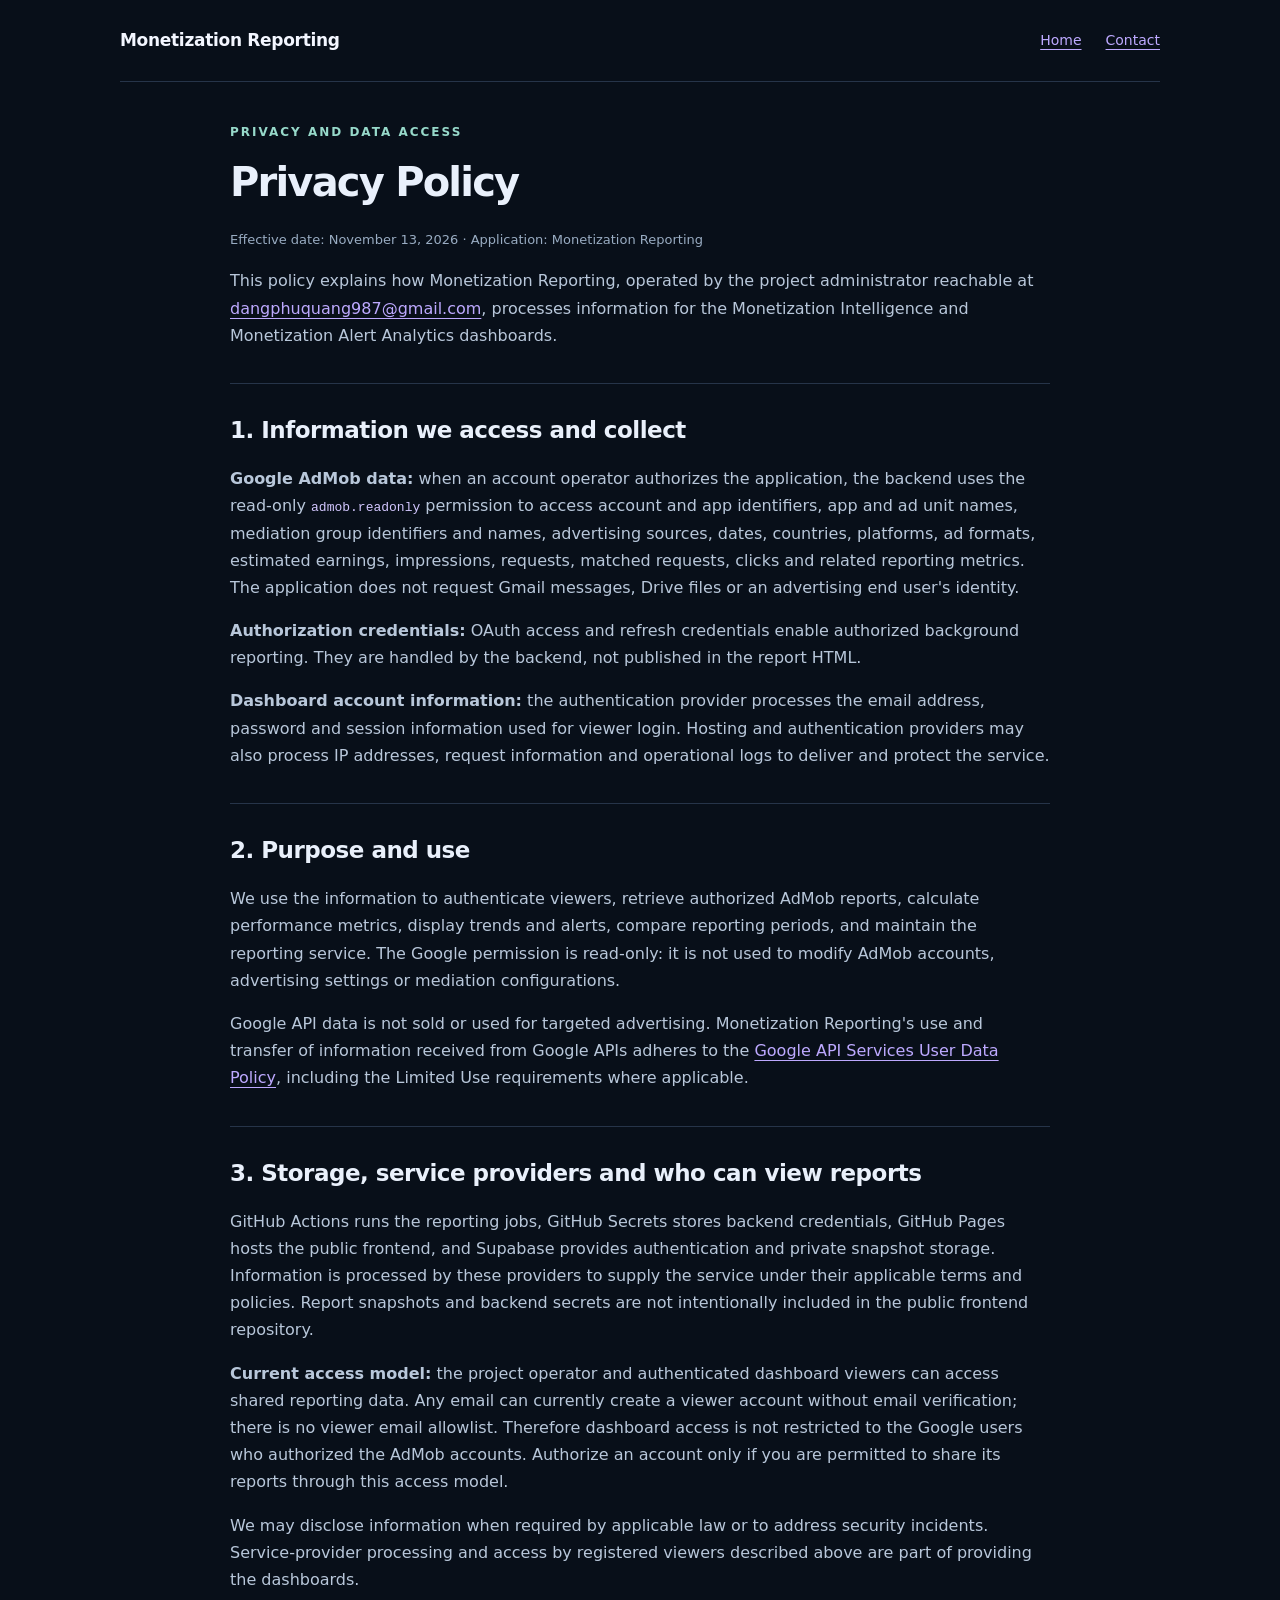
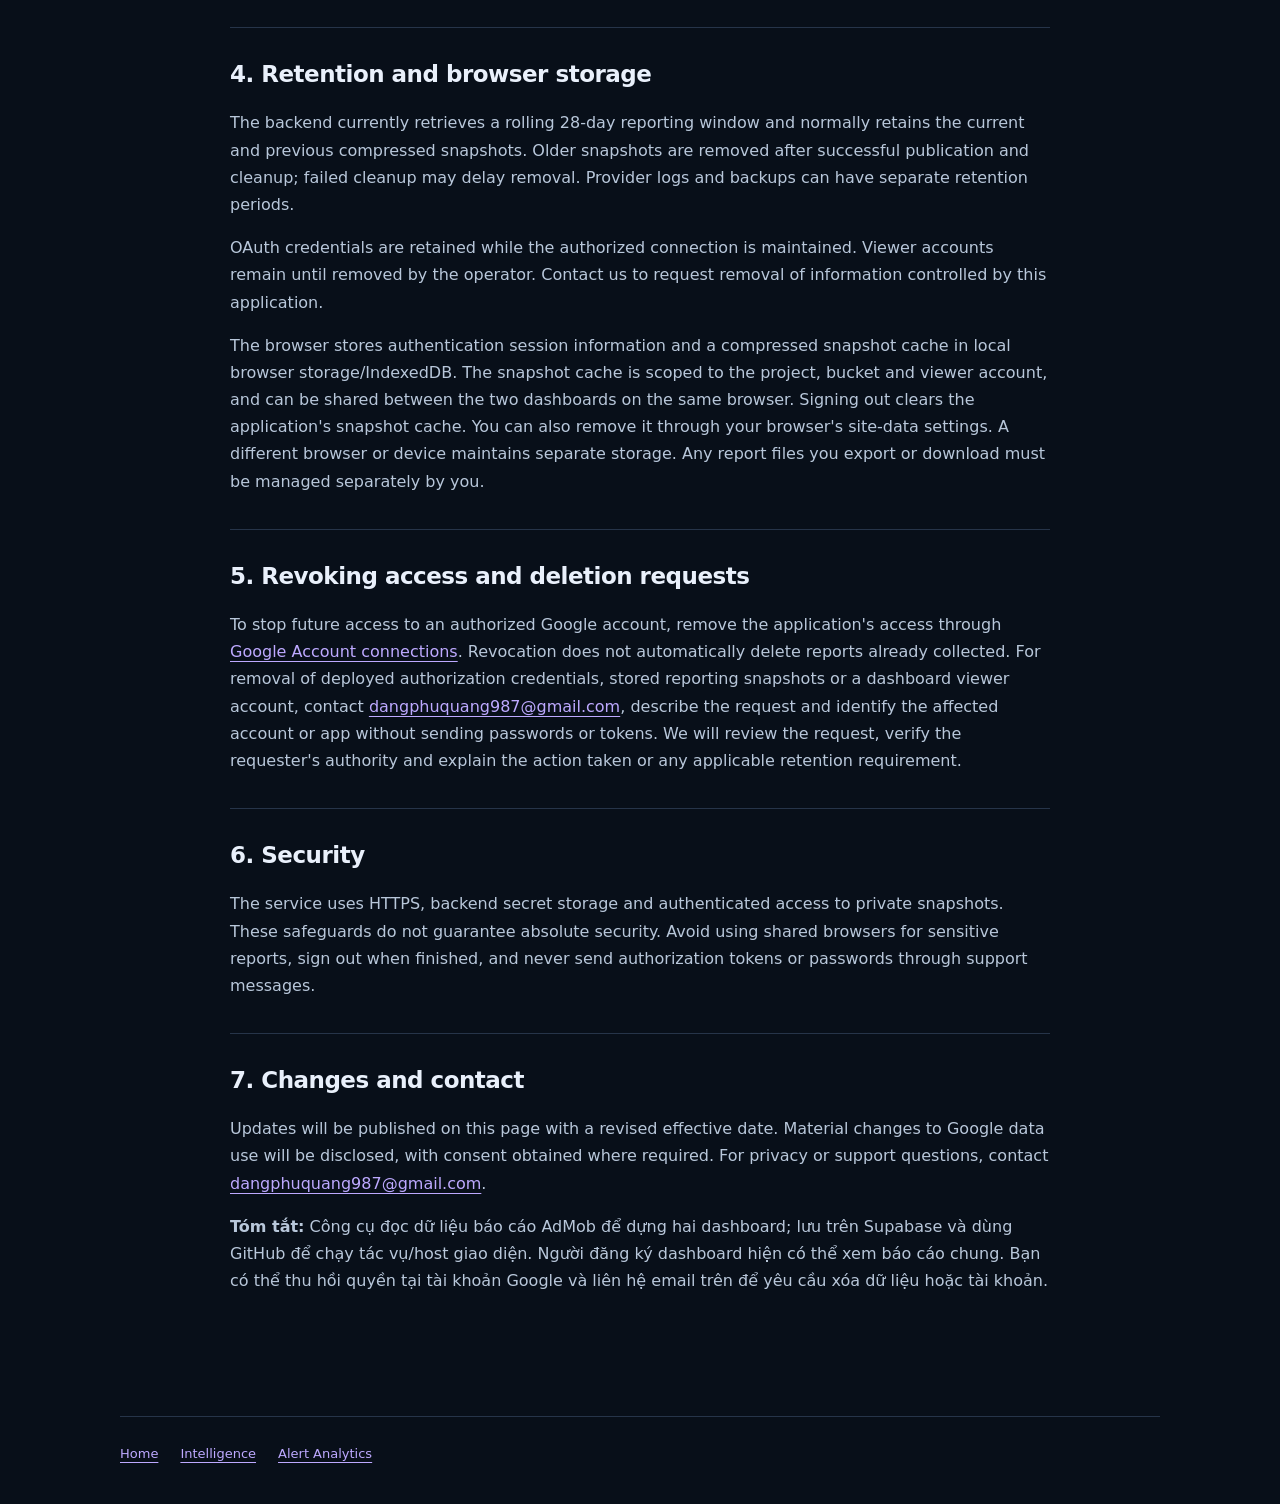
<file: privacy.html>
<!doctype html>
<html lang="en"><head><meta charset="utf-8"><meta name="viewport" content="width=device-width,initial-scale=1"><title>Privacy Policy · Monetization Reporting</title><meta name="description" content="How Monetization Reporting accesses, uses, stores and shares Google AdMob reporting data and dashboard account information."><link rel="stylesheet" href="./public.css"></head>
<body><header><a class="brand" href="./">Monetization Reporting</a><nav aria-label="Main navigation"><a href="./">Home</a><a href="mailto:dangphuquang987@gmail.com">Contact</a></nav></header><main class="policy"><div class="eyebrow">Privacy and data access</div><h1>Privacy Policy</h1><p class="meta">Effective date: November 13, 2026 · Application: Monetization Reporting</p><p>This policy explains how Monetization Reporting, operated by the project administrator reachable at <a href="mailto:dangphuquang987@gmail.com">dangphuquang987@gmail.com</a>, processes information for the Monetization Intelligence and Monetization Alert Analytics dashboards.</p>
<section><h2>1. Information we access and collect</h2><p><strong>Google AdMob data:</strong> when an account operator authorizes the application, the backend uses the read-only <code>admob.readonly</code> permission to access account and app identifiers, app and ad unit names, mediation group identifiers and names, advertising sources, dates, countries, platforms, ad formats, estimated earnings, impressions, requests, matched requests, clicks and related reporting metrics. The application does not request Gmail messages, Drive files or an advertising end user's identity.</p><p><strong>Authorization credentials:</strong> OAuth access and refresh credentials enable authorized background reporting. They are handled by the backend, not published in the report HTML.</p><p><strong>Dashboard account information:</strong> the authentication provider processes the email address, password and session information used for viewer login. Hosting and authentication providers may also process IP addresses, request information and operational logs to deliver and protect the service.</p></section>
<section><h2>2. Purpose and use</h2><p>We use the information to authenticate viewers, retrieve authorized AdMob reports, calculate performance metrics, display trends and alerts, compare reporting periods, and maintain the reporting service. The Google permission is read-only: it is not used to modify AdMob accounts, advertising settings or mediation configurations.</p><p>Google API data is not sold or used for targeted advertising. Monetization Reporting's use and transfer of information received from Google APIs adheres to the <a href="https://developers.google.com/terms/api-services-user-data-policy">Google API Services User Data Policy</a>, including the Limited Use requirements where applicable.</p></section>
<section><h2>3. Storage, service providers and who can view reports</h2><p>GitHub Actions runs the reporting jobs, GitHub Secrets stores backend credentials, GitHub Pages hosts the public frontend, and Supabase provides authentication and private snapshot storage. Information is processed by these providers to supply the service under their applicable terms and policies. Report snapshots and backend secrets are not intentionally included in the public frontend repository.</p><p><strong>Current access model:</strong> the project operator and authenticated dashboard viewers can access shared reporting data. Any email can currently create a viewer account without email verification; there is no viewer email allowlist. Therefore dashboard access is not restricted to the Google users who authorized the AdMob accounts. Authorize an account only if you are permitted to share its reports through this access model.</p><p>We may disclose information when required by applicable law or to address security incidents. Service-provider processing and access by registered viewers described above are part of providing the dashboards.</p></section>
<section><h2>4. Retention and browser storage</h2><p>The backend currently retrieves a rolling 28-day reporting window and normally retains the current and previous compressed snapshots. Older snapshots are removed after successful publication and cleanup; failed cleanup may delay removal. Provider logs and backups can have separate retention periods.</p><p>OAuth credentials are retained while the authorized connection is maintained. Viewer accounts remain until removed by the operator. Contact us to request removal of information controlled by this application.</p><p>The browser stores authentication session information and a compressed snapshot cache in local browser storage/IndexedDB. The snapshot cache is scoped to the project, bucket and viewer account, and can be shared between the two dashboards on the same browser. Signing out clears the application's snapshot cache. You can also remove it through your browser's site-data settings. A different browser or device maintains separate storage. Any report files you export or download must be managed separately by you.</p></section>
<section><h2>5. Revoking access and deletion requests</h2><p>To stop future access to an authorized Google account, remove the application's access through <a href="https://myaccount.google.com/connections">Google Account connections</a>. Revocation does not automatically delete reports already collected. For removal of deployed authorization credentials, stored reporting snapshots or a dashboard viewer account, contact <a href="mailto:dangphuquang987@gmail.com?subject=Monetization%20Reporting%20data%20request">dangphuquang987@gmail.com</a>, describe the request and identify the affected account or app without sending passwords or tokens. We will review the request, verify the requester's authority and explain the action taken or any applicable retention requirement.</p></section>
<section><h2>6. Security</h2><p>The service uses HTTPS, backend secret storage and authenticated access to private snapshots. These safeguards do not guarantee absolute security. Avoid using shared browsers for sensitive reports, sign out when finished, and never send authorization tokens or passwords through support messages.</p></section>
<section><h2>7. Changes and contact</h2><p>Updates will be published on this page with a revised effective date. Material changes to Google data use will be disclosed, with consent obtained where required. For privacy or support questions, contact <a href="mailto:dangphuquang987@gmail.com">dangphuquang987@gmail.com</a>.</p><p lang="vi"><strong>Tóm tắt:</strong> Công cụ đọc dữ liệu báo cáo AdMob để dựng hai dashboard; lưu trên Supabase và dùng GitHub để chạy tác vụ/host giao diện. Người đăng ký dashboard hiện có thể xem báo cáo chung. Bạn có thể thu hồi quyền tại tài khoản Google và liên hệ email trên để yêu cầu xóa dữ liệu hoặc tài khoản.</p></section></main><footer><div class="footer-links"><a href="./">Home</a><a href="./intelligence.html">Intelligence</a><a href="./alert.html">Alert Analytics</a></div></footer></body></html>
</file>
<file: public.css>
:root{color-scheme:dark;font-family:system-ui,-apple-system,BlinkMacSystemFont,"Segoe UI",sans-serif;background:#080f19;color:#e9f0fb;line-height:1.7}*{box-sizing:border-box}body{margin:0}a{color:#bda9ff;text-underline-offset:4px}a:hover{color:#e0d6ff}header,main,footer{width:min(1040px,calc(100% - 40px));margin:auto}header{display:flex;align-items:center;justify-content:space-between;gap:20px;flex-wrap:wrap;padding:26px 0;border-bottom:1px solid #263449}.brand{font-size:17px;font-weight:750;color:#f3f6ff;text-decoration:none;letter-spacing:-.3px}nav{display:flex;gap:24px;font-size:14px}.hero{padding:70px 0 44px}.eyebrow{text-transform:uppercase;letter-spacing:2px;font-size:12px;color:#97d9ca;font-weight:700}h1{font-size:clamp(32px,5vw,54px);letter-spacing:-1.8px;line-height:1.15;margin:17px 0 24px;max-width:820px}h2{font-size:23px;letter-spacing:-.5px;line-height:1.35}h3{font-size:18px}p,li{color:#b8c7da}.lead{font-size:18px;max-width:780px}.grid{display:grid;grid-template-columns:1fr 1fr;gap:20px}.card{background:#101e30;border:1px solid #2a3c53;border-radius:18px;padding:28px}.card h2{margin-top:0}.button{display:inline-block;background:#cdbbff;border:1px solid #cdbbff;color:#20183a;border-radius:10px;padding:11px 18px;font-weight:700;text-decoration:none;margin-top:10px}.button:hover{background:#e0d4ff;color:#20183a}section{margin:34px 0}.notice{background:#11262a;border-left:3px solid #82cfb8;border-radius:8px;padding:18px 22px;color:#c4e3dc}.policy{max-width:820px;padding:40px 0}.policy h1{font-size:40px}.policy section{padding-top:12px;border-top:1px solid #263449}.meta{font-size:13px;color:#99acc2}footer{padding:26px 0 38px;border-top:1px solid #263449;font-size:13px;margin-top:48px}.footer-links{display:flex;gap:22px;flex-wrap:wrap}code{overflow-wrap:anywhere;color:#d3c7ff}a:focus-visible{outline:2px solid #bda9ff;outline-offset:5px}@media(max-width:650px){.grid{grid-template-columns:1fr}.hero{padding-top:40px}.card{padding:22px}nav{gap:16px}h1{letter-spacing:-1px}}
</file>
